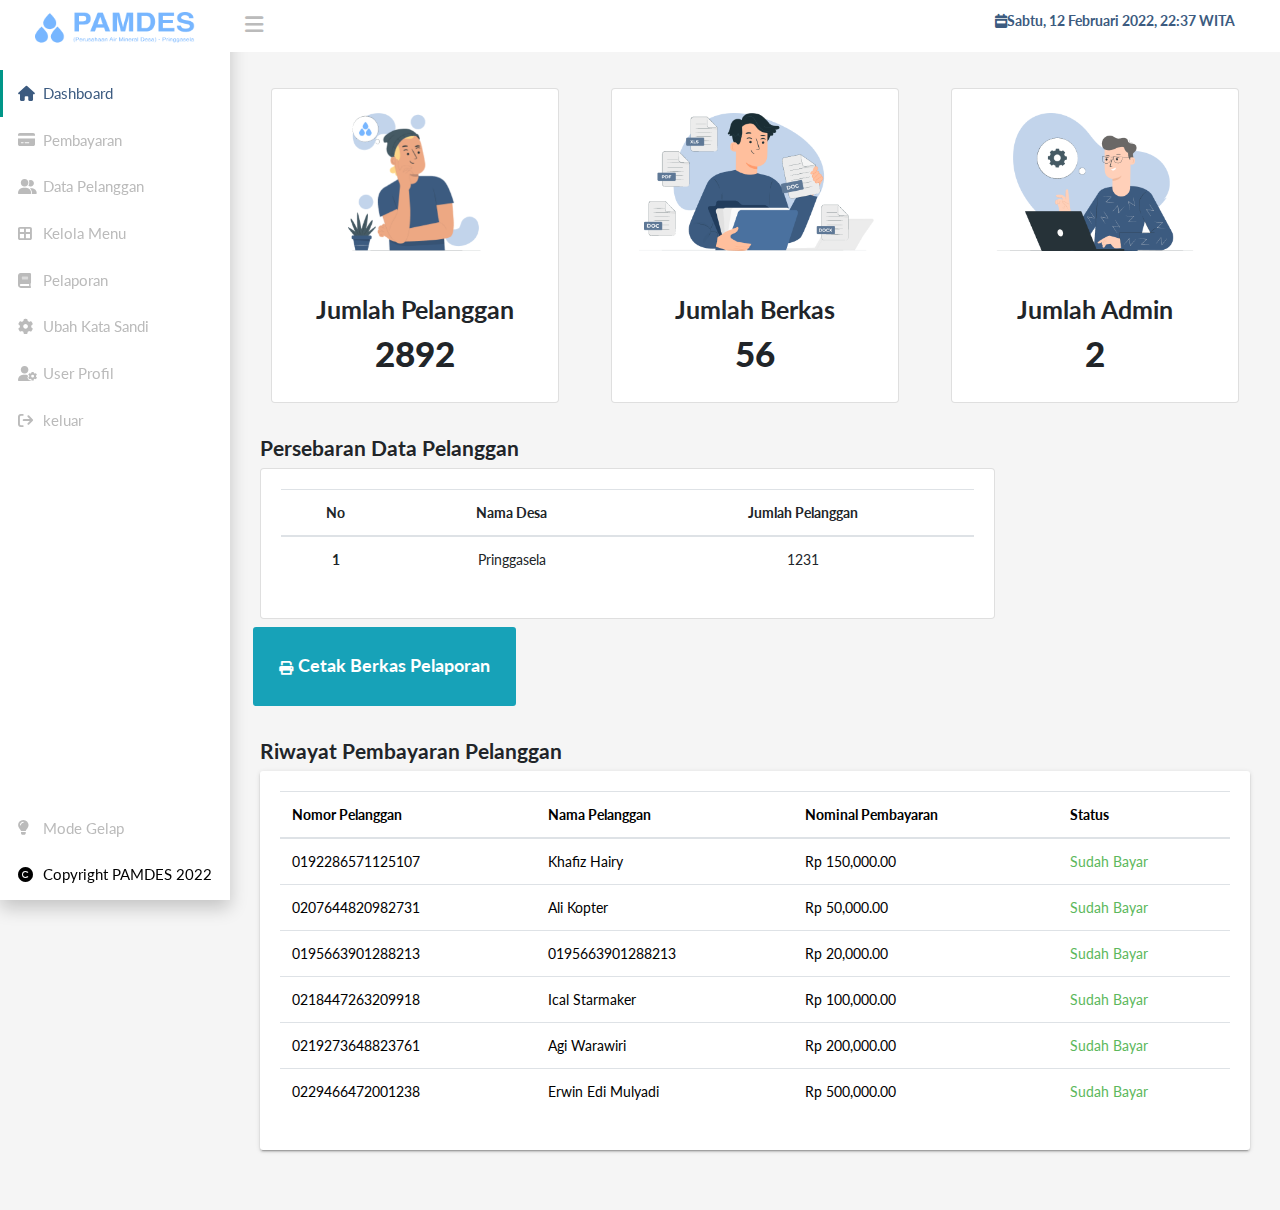
<file: index.html>
<!DOCTYPE html>
<html lang="en">

<head>
    <title>Dashboard - Pamdes</title>
    <meta charset="utf-8" />
    <meta http-equiv="X-UA-Compatible" content="IE=edge" />
    <meta name="viewport" content="width=device-width, initial-scale=1" />
    <link rel="icon" type="image/x-icon" href="images/favicon.ico">
    <!-- Main CSS-->
    <link rel="stylesheet" type="text/css" href="css/main.css" />
    <!-- Font-icon css-->
    <link rel="stylesheet" type="text/css"
        href="https://cdnjs.cloudflare.com/ajax/libs/font-awesome/6.0.0/css/all.min.css" />
</head>

<body class="app sidebar-mini">
    <!-- Navbar-->
    <header class="app-header">
        <a class="app-header__logo" href="index.html">
            <img class="mb-1 pb-1 app-logo" src="images/Logo.png" alt="" />
        </a>
        <!-- Sidebar toggle button--><a class="app-sidebar__toggle" href="#" data-toggle="sidebar"
            aria-label="Hide Sidebar"></a>
        <!-- Navbar Right Menu-->
        <ul class="app-nav">
            <li>
                <a class="app-search" style="color: var(--point)" href="#" data-toggle="dropdown"
                    aria-label="Open Profile Menu">
                    <center>
                        <i class="fa-solid fa-calendar-week"></i>
                    </center>
                    <b>Sabtu, 12 Februari 2022, 22:37 WITA</b>
                </a>
            </li>
        </ul>
    </header>
    <!-- Sidebar menu-->
    <div class="app-sidebar__overlay" data-toggle="sidebar"></div>
    <aside class="app-sidebar">
        <ul class="app-menu">
            <li>
                <a class="app-menu__item active" href="index.html"><i class="app-menu__icon fa-solid fa-house"></i><span
                        class="app-menu__label">Dashboard</span></a>
            </li>
            <li>
                <a class="app-menu__item" href="Pembayaran.html"><i
                        class="app-menu__icon fa-solid fa-credit-card"></i><span
                        class="app-menu__label">Pembayaran</span></a>
            </li>
            <li>
                <a class="app-menu__item" href="data-pelanggan.html"><i
                        class="app-menu__icon fa-solid fa-user-group"></i><span class="app-menu__label">Data
                        Pelanggan</span></a>
            </li>
            <li>
                <a class="app-menu__item" href="kelola_menu.html"><i
                        class="app-menu__icon fa-solid fa-border-all"></i><span class="app-menu__label">Kelola
                        Menu</span></a>
            </li>
            <li>
                <a class="app-menu__item" href="pelaporan.html"><i class="app-menu__icon fa-solid fa-book"></i><span
                        class="app-menu__label">Pelaporan</span></a>
            </li>
            <li>
                <a class="app-menu__item" href="ubah-kata-sandi.html"><i
                        class="app-menu__icon fa-solid fa-gear"></i><span class="app-menu__label">Ubah Kata
                        Sandi</span></a>
            </li>
            <li>
                <a class="app-menu__item" href="profile.html"><i class="app-menu__icon fa-solid fa-user-gear"></i><span
                        class="app-menu__label">User
                        Profil</span></a>
            </li>
            <li>
                <a class="app-menu__item" href="login.html"><i
                        class="app-menu__icon fa-solid fa-arrow-right-from-bracket"></i><span
                        class="app-menu__label">keluar</span></a>
            </li>
        </ul>
        <ul class="app-menu marbo">
            <li>
                <a onclick="myFunction()" class="app-menu__item" href="#"><i
                        class="app-menu__icon fa-solid fa-lightbulb"></i><span class="app-menu__label">Mode Gelap</span>
                </a>
            </li>
            <li>
                <span class="app-menu__item" href="#"><i
                        class="app-menu__icon fa-solid fa-copyright copyright"></i><span
                        class="app-menu__label copyright">Copyright PAMDES 2022</span></span>
            </li>
        </ul>
    </aside>
    <main class="app-content">
        <div class="row">
            <div class="col-md-6 col-lg-4">
                <center class="m-2">
                    <div class="card" style="width: 18rem">
                        <div class="m-4">
                            <img src="images/ilus1.png" width="100%" class="card-img-top" alt="..." />
                        </div>
                        <div class="card-body">
                            <center>
                                <h3>Jumlah Pelanggan</h3>
                                <h1><b>2892</b></h1>
                            </center>
                        </div>
                    </div>
                </center>
            </div>
            <div class="col-md-6 col-lg-4">
                <center class="m-2">
                    <div class="card" style="width: 18rem">
                        <div class="m-4">
                            <img src="images/ilus2.png" width="100%" class="card-img-top" alt="..." />
                        </div>
                        <div class="card-body">
                            <center>
                                <h3>Jumlah Berkas</h3>
                                <h1><b>56</b></h1>
                            </center>
                        </div>
                    </div>
                </center>
            </div>
            <div class="col-md-6 col-lg-4">
                <center class="m-2">
                    <div class="card" style="width: 18rem">
                        <div class="m-4">
                            <img src="images/ilus3.png" width="100%" class="card-img-top" alt="..." />
                        </div>
                        <div class="card-body">
                            <center>
                                <h3>Jumlah Admin</h3>
                                <h1><b>2</b></h1>
                            </center>
                        </div>
                    </div>
                </center>
            </div>
        </div>
        <!-- table -->
        <div class="row mb-4 mt-4">
            <div class="col-lg-12">
                <div class="d-flex">
                    <h4>Persebaran Data Pelanggan</h4>
                </div>
            </div>
            <div class="col-md-9">
                <div class="card">
                    <div class="card-body">
                        <table class="table text-center">
                            <thead>
                                <tr>
                                    <th scope="col">No</th>
                                    <th scope="col">Nama Desa</th>
                                    <th scope="col">Jumlah Pelanggan</th>
                                </tr>
                            </thead>
                            <tbody>
                                <tr>
                                    <th scope="row">1</th>
                                    <td>Pringgasela</td>
                                    <td>1231</td>
                                </tr>
                            </tbody>
                        </table>
                    </div>
                </div>
            </div>
            <div class="row mt-auto mb-auto">
                <div class="col">
                    <a href="#" class="btn btn-info btn-lg m-2 p-4"><i class="fa fa-print" aria-hidden="true"></i>Cetak
                        Berkas
                        Pelaporan</a>
                </div>
            </div>
        </div>
        <!-- end table -->
        <!-- <div class="row mb-4 mt-2">
            <div class="col">
                <a href="#" class="btn btn-info btn-lg m-2 p-4"><i class="fa fa-print" aria-hidden="true"></i>Cetak
                    Berkas
                    Pelaporan</a>
            </div>
        </div> -->
        <div class="row">
            <div class="col-lg-12">
                <div class="d-flex">
                    <h4>Riwayat Pembayaran Pelanggan</h4>
                </div>
            </div>
            <div class="col-md-12">
                <div class="tile">
                    <div class="table-responsive">
                        <table class="table" style="color: var(--copy)">
                            <thead>
                                <tr>
                                    <th>Nomor Pelanggan</th>
                                    <th>Nama Pelanggan</th>
                                    <th>Nominal Pembayaran</th>
                                    <th>Status</th>
                                </tr>
                            </thead>
                            <tbody>
                                <tr>
                                    <td>0192286571125107</td>
                                    <td>Khafiz Hairy</td>
                                    <td>Rp 150,000.00</td>
                                    <td class="green">Sudah Bayar</td>
                                </tr>
                                <tr>
                                    <td>0207644820982731</td>
                                    <td>Ali Kopter</td>
                                    <td>Rp 50,000.00</td>
                                    <td class="green">Sudah Bayar</td>
                                </tr>
                                <tr>
                                    <td>0195663901288213</td>
                                    <td>0195663901288213</td>
                                    <td>Rp 20,000.00</td>
                                    <td class="green">Sudah Bayar</td>
                                </tr>
                                <tr>
                                    <td>0218447263209918</td>
                                    <td>Ical Starmaker</td>
                                    <td>Rp 100,000.00</td>
                                    <td class="green">Sudah Bayar</td>
                                </tr>
                                <tr>
                                    <td>0219273648823761</td>
                                    <td>Agi Warawiri</td>
                                    <td>Rp 200,000.00</td>
                                    <td class="green">Sudah Bayar</td>
                                </tr>
                                <tr>
                                    <td>0229466472001238</td>
                                    <td>Erwin Edi Mulyadi</td>
                                    <td>Rp 500,000.00</td>
                                    <td class="green">Sudah Bayar</td>
                                </tr>
                            </tbody>
                        </table>
                    </div>
                </div>
            </div>
        </div>
    </main>
    <!-- Essential javascripts for application to work-->
    <script src="js/jquery-3.3.1.min.js"></script>
    <script src="js/popper.min.js"></script>
    <script src="js/bootstrap.min.js"></script>
    <script src="js/main.js"></script>
</body>

</html>
</file>
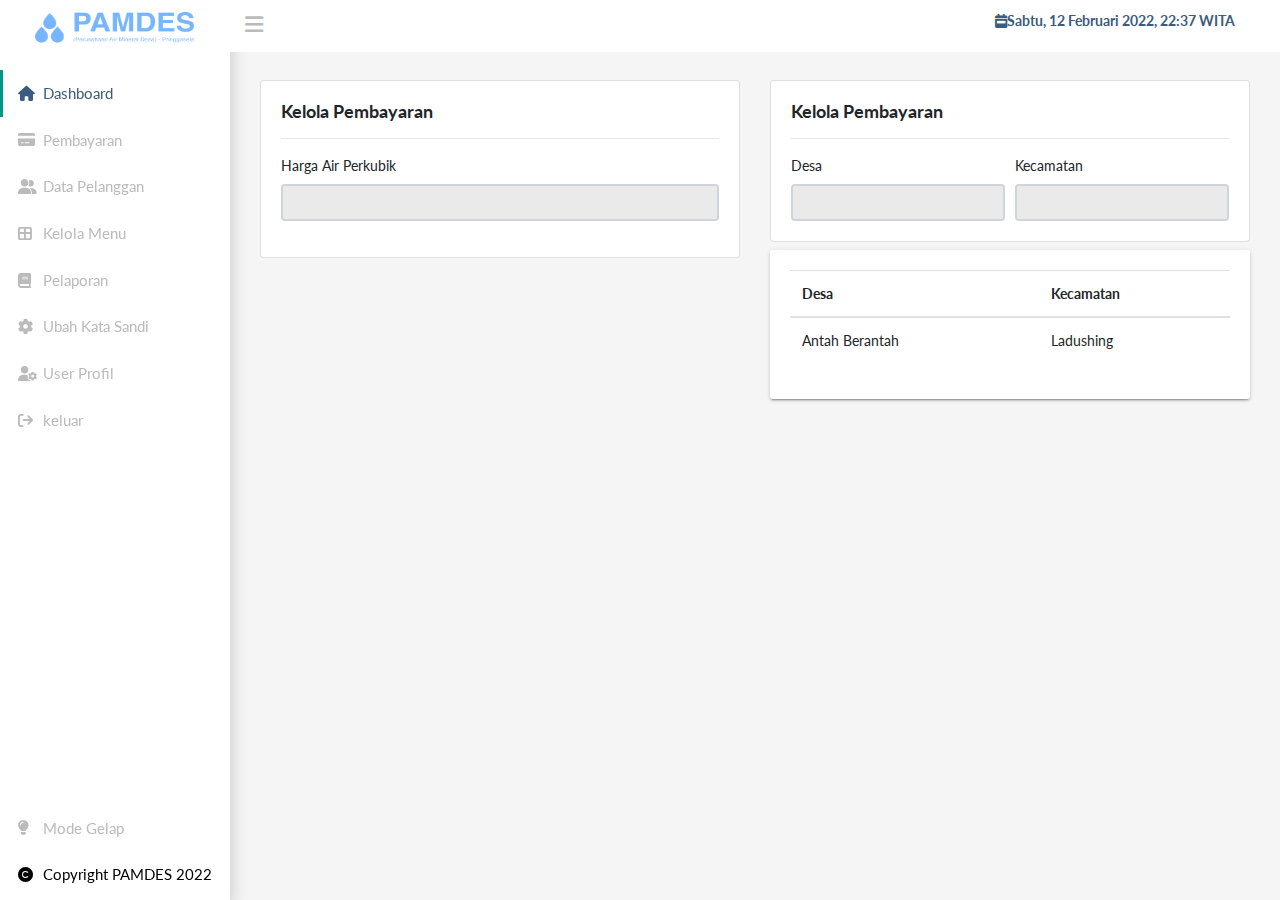
<file: kelola_menu.html>
<!DOCTYPE html>
<html lang="en">

<head>
    <title>Dashboard - Pamdes</title>
    <meta charset="utf-8" />
    <meta http-equiv="X-UA-Compatible" content="IE=edge" />
    <meta name="viewport" content="width=device-width, initial-scale=1" />
    <link rel="icon" type="image/x-icon" href="images/favicon.ico">
    <!-- Main CSS-->
    <link rel="stylesheet" type="text/css" href="css/main.css" />
    <!-- Font-icon css-->
    <link rel="stylesheet" type="text/css"
        href="https://cdnjs.cloudflare.com/ajax/libs/font-awesome/6.0.0/css/all.min.css" />
</head>

<body class="app sidebar-mini">
    <!-- Navbar-->
    <header class="app-header">
        <a class="app-header__logo" href="index.html">
            <img class="mb-1 pb-1 app-logo" src="images/Logo.png" alt="" />
        </a>
        <!-- Sidebar toggle button--><a class="app-sidebar__toggle" href="#" data-toggle="sidebar"
            aria-label="Hide Sidebar"></a>
        <!-- Navbar Right Menu-->
        <ul class="app-nav">
            <li>
                <a class="app-search" style="color: var(--point)" href="#" data-toggle="dropdown"
                    aria-label="Open Profile Menu">
                    <center>
                        <i class="fa-solid fa-calendar-week"></i>
                    </center>
                    <b>Sabtu, 12 Februari 2022, 22:37 WITA</b>
                </a>
            </li>
        </ul>
    </header>
    <!-- Sidebar menu-->
    <div class="app-sidebar__overlay" data-toggle="sidebar"></div>
    <aside class="app-sidebar">
        <ul class="app-menu">
            <li>
                <a class="app-menu__item active" href="index.html"><i class="app-menu__icon fa-solid fa-house"></i><span
                        class="app-menu__label">Dashboard</span></a>
            </li>
            <li>
                <a class="app-menu__item" href="Pembayaran.html"><i
                        class="app-menu__icon fa-solid fa-credit-card"></i><span
                        class="app-menu__label">Pembayaran</span></a>
            </li>
            <li>
                <a class="app-menu__item" href="data-pelanggan.html"><i
                        class="app-menu__icon fa-solid fa-user-group"></i><span class="app-menu__label">Data
                        Pelanggan</span></a>
            </li>
            <li>
                <a class="app-menu__item" href="kelola_menu.html"><i
                        class="app-menu__icon fa-solid fa-border-all"></i><span class="app-menu__label">Kelola
                        Menu</span></a>
            </li>
            <li>
                <a class="app-menu__item" href="pelaporan.html"><i class="app-menu__icon fa-solid fa-book"></i><span
                        class="app-menu__label">Pelaporan</span></a>
            </li>
            <li>
                <a class="app-menu__item" href="ubah-kata-sandi.html"><i
                        class="app-menu__icon fa-solid fa-gear"></i><span class="app-menu__label">Ubah Kata
                        Sandi</span></a>
            </li>
            <li>
                <a class="app-menu__item" href="profile.html"><i class="app-menu__icon fa-solid fa-user-gear"></i><span
                        class="app-menu__label">User
                        Profil</span></a>
            </li>
            <li>
                <a class="app-menu__item" href="login.html"><i
                        class="app-menu__icon fa-solid fa-arrow-right-from-bracket"></i><span
                        class="app-menu__label">keluar</span></a>
            </li>
        </ul>
        <ul class="app-menu marbo">
            <li>
                <a onclick="myFunction()" class="app-menu__item" href="#"><i
                        class="app-menu__icon fa-solid fa-lightbulb"></i><span class="app-menu__label">Mode Gelap</span>
                </a>
            </li>
            <li>
                <span class="app-menu__item" href="#"><i
                        class="app-menu__icon fa-solid fa-copyright copyright"></i><span
                        class="app-menu__label copyright">Copyright PAMDES 2022</span></span>
            </li>
        </ul>
    </aside>
    <main class="app-content">
        <div class="row">
            <div class="col-md-6">
                <div class="card">
                    <div class="card-body">
                        <h5>Kelola Pembayaran</h5>
                        <hr>
                        <form>
                            <div class="form-group">
                                <label>Harga Air Perkubik</label>
                                <input type="text" class="form-control">
                            </div>
                            <!-- <div class="form-row">
                                <div class="col">
                                    <label>Desa</label>
                                    <input type="text" class="form-control">
                                </div>
                                <div class="col">
                                    <label>Kecamatan</label>
                                    <input type="text" class="form-control">
                                </div>
                            </div> -->
                        </form>
                    </div>
                </div>

            </div>
            <div class="col-md-6">
                <div class="card">
                    <div class="card-body">
                        <h5>Kelola Pembayaran</h5>
                        <hr>
                        <form>
                            <!-- <div class="form-group">
                                <label>Harga Air Perkubik</label>
                                <input type="text" class="form-control">
                            </div> -->
                            <div class="form-row">
                                <div class="col">
                                    <label>Desa</label>
                                    <input type="text" class="form-control">
                                </div>
                                <div class="col">
                                    <label>Kecamatan</label>
                                    <input type="text" class="form-control">
                                </div>
                            </div>
                        </form>
                    </div>
                </div>
                <div class="tile mt-2">
                    <div class="table-responsive">
                        <table class="table">
                            <thead>
                                <tr>
                                    <th>Desa</th>
                                    <th>Kecamatan</th>
                                </tr>
                            </thead>
                            <tbody>
                                <tr>
                                    <td>Antah Berantah</td>
                                    <td>Ladushing</td>
                                </tr>
                            </tbody>
                        </table>
                    </div>
                </div>
            </div>
        </div>
    </main>
    <!-- Essential javascripts for application to work-->
    <script src="js/jquery-3.3.1.min.js"></script>
    <script src="js/popper.min.js"></script>
    <script src="js/bootstrap.min.js"></script>
    <script src="js/main.js"></script>
</body>

</html>
</file>
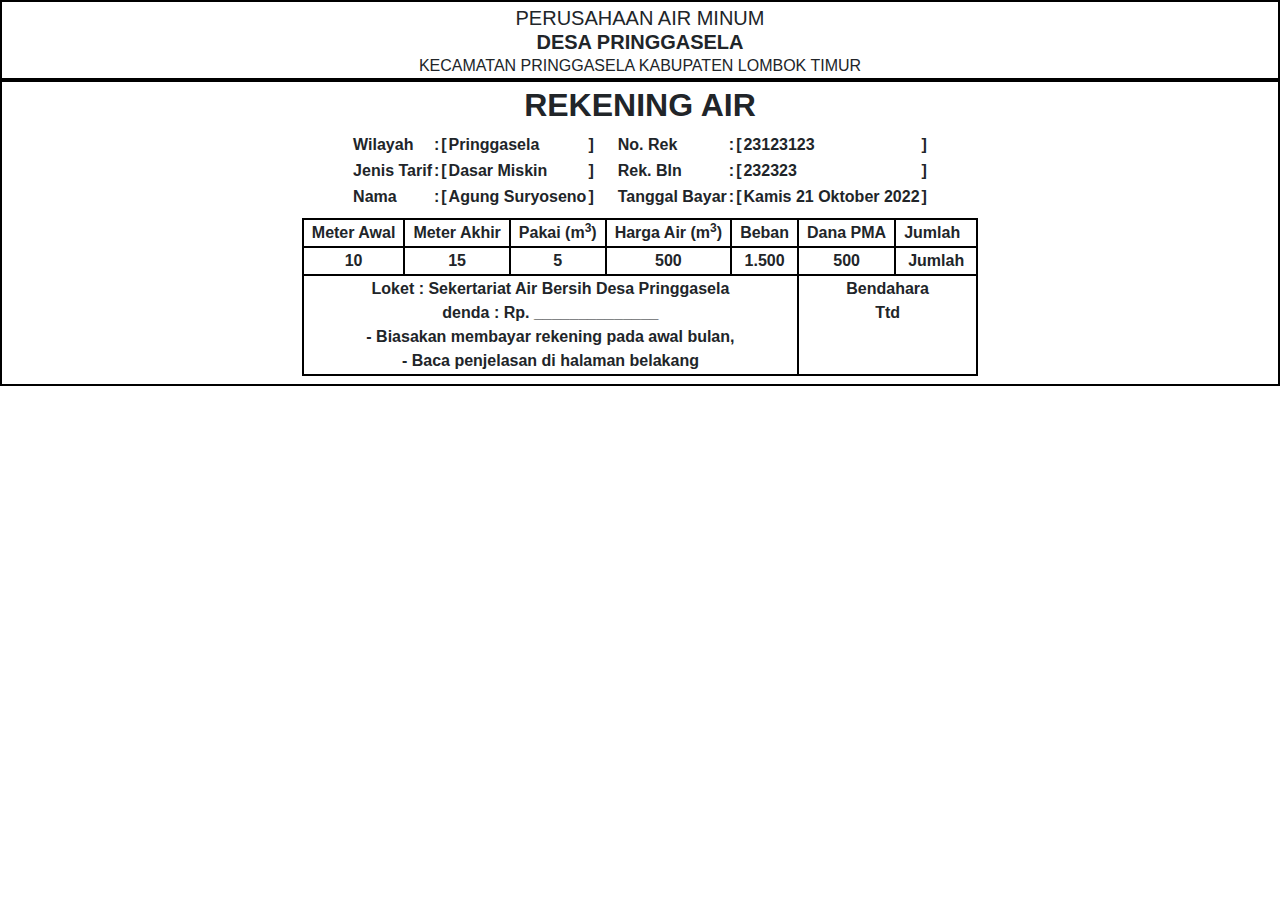
<file: new_struck.html>
<!DOCTYPE html>
<html lang="en">

<head>
    <meta charset="UTF-8">
    <meta http-equiv="X-UA-Compatible" content="IE=edge">
    <meta name="viewport" content="width=device-width, initial-scale=1.0">

    <!-- css -->
    <style>
        /*!
 * Bootstrap v4.6.1 (https://getbootstrap.com/)
 * Copyright 2011-2021 The Bootstrap Authors
 * Copyright 2011-2021 Twitter, Inc.
 * Licensed under MIT (https://github.com/twbs/bootstrap/blob/main/LICENSE)
 */
        :root {
            --blue: #007bff;
            --indigo: #6610f2;
            --purple: #6f42c1;
            --pink: #e83e8c;
            --red: #dc3545;
            --orange: #fd7e14;
            --yellow: #ffc107;
            --green: #28a745;
            --teal: #20c997;
            --cyan: #17a2b8;
            --white: #fff;
            --gray: #6c757d;
            --gray-dark: #343a40;
            --primary: #007bff;
            --secondary: #6c757d;
            --success: #28a745;
            --info: #17a2b8;
            --warning: #ffc107;
            --danger: #dc3545;
            --light: #f8f9fa;
            --dark: #343a40;
            --breakpoint-xs: 0;
            --breakpoint-sm: 576px;
            --breakpoint-md: 768px;
            --breakpoint-lg: 992px;
            --breakpoint-xl: 1200px;
            --font-family-sans-serif: -apple-system, BlinkMacSystemFont, "Segoe UI", Roboto, "Helvetica Neue", Arial, "Noto Sans", "Liberation Sans", sans-serif, "Apple Color Emoji", "Segoe UI Emoji", "Segoe UI Symbol", "Noto Color Emoji";
            --font-family-monospace: SFMono-Regular, Menlo, Monaco, Consolas, "Liberation Mono", "Courier New", monospace
        }

        *,
        ::after,
        ::before {
            box-sizing: border-box
        }

        html {
            font-family: sans-serif;
            line-height: 1.15;
            -webkit-text-size-adjust: 100%;
            -webkit-tap-highlight-color: transparent
        }

        article,
        aside,
        figcaption,
        figure,
        footer,
        header,
        hgroup,
        main,
        nav,
        section {
            display: block
        }

        body {
            margin: 0;
            font-family: -apple-system, BlinkMacSystemFont, "Segoe UI", Roboto, "Helvetica Neue", Arial, "Noto Sans", "Liberation Sans", sans-serif, "Apple Color Emoji", "Segoe UI Emoji", "Segoe UI Symbol", "Noto Color Emoji";
            font-size: 1rem;
            font-weight: 400;
            line-height: 1.5;
            color: #212529;
            text-align: left;
            background-color: #fff
        }

        [tabindex="-1"]:focus:not(:focus-visible) {
            outline: 0 !important
        }

        hr {
            box-sizing: content-box;
            height: 0;
            overflow: visible
        }

        h1,
        h2,
        h3,
        h4,
        h5,
        h6 {
            margin-top: 0;
            margin-bottom: .5rem
        }

        p {
            margin-top: 0;
            margin-bottom: 1rem
        }

        abbr[data-original-title],
        abbr[title] {
            text-decoration: underline;
            -webkit-text-decoration: underline dotted;
            text-decoration: underline dotted;
            cursor: help;
            border-bottom: 0;
            -webkit-text-decoration-skip-ink: none;
            text-decoration-skip-ink: none
        }

        address {
            margin-bottom: 1rem;
            font-style: normal;
            line-height: inherit
        }

        dl,
        ol,
        ul {
            margin-top: 0;
            margin-bottom: 1rem
        }

        ol ol,
        ol ul,
        ul ol,
        ul ul {
            margin-bottom: 0
        }

        dt {
            font-weight: 700
        }

        dd {
            margin-bottom: .5rem;
            margin-left: 0
        }

        blockquote {
            margin: 0 0 1rem
        }

        b,
        strong {
            font-weight: bolder
        }

        small {
            font-size: 80%
        }

        sub,
        sup {
            position: relative;
            font-size: 75%;
            line-height: 0;
            vertical-align: baseline
        }

        sub {
            bottom: -.25em
        }

        sup {
            top: -.5em
        }

        a {
            color: #007bff;
            text-decoration: none;
            background-color: transparent
        }

        a:hover {
            color: #0056b3;
            text-decoration: underline
        }

        a:not([href]):not([class]) {
            color: inherit;
            text-decoration: none
        }

        a:not([href]):not([class]):hover {
            color: inherit;
            text-decoration: none
        }

        code,
        kbd,
        pre,
        samp {
            font-family: SFMono-Regular, Menlo, Monaco, Consolas, "Liberation Mono", "Courier New", monospace;
            font-size: 1em
        }

        pre {
            margin-top: 0;
            margin-bottom: 1rem;
            overflow: auto;
            -ms-overflow-style: scrollbar
        }

        figure {
            margin: 0 0 1rem
        }

        img {
            vertical-align: middle;
            border-style: none
        }

        svg {
            overflow: hidden;
            vertical-align: middle
        }

        table {
            border-collapse: collapse
        }

        caption {
            padding-top: .75rem;
            padding-bottom: .75rem;
            color: #6c757d;
            text-align: left;
            caption-side: bottom
        }

        th {
            text-align: inherit;
            text-align: -webkit-match-parent
        }

        label {
            display: inline-block;
            margin-bottom: .5rem
        }

        button {
            border-radius: 0
        }

        button:focus:not(:focus-visible) {
            outline: 0
        }

        button,
        input,
        optgroup,
        select,
        textarea {
            margin: 0;
            font-family: inherit;
            font-size: inherit;
            line-height: inherit
        }

        button,
        input {
            overflow: visible
        }

        button,
        select {
            text-transform: none
        }

        [role=button] {
            cursor: pointer
        }

        select {
            word-wrap: normal
        }

        [type=button],
        [type=reset],
        [type=submit],
        button {
            -webkit-appearance: button
        }

        [type=button]:not(:disabled),
        [type=reset]:not(:disabled),
        [type=submit]:not(:disabled),
        button:not(:disabled) {
            cursor: pointer
        }

        [type=button]::-moz-focus-inner,
        [type=reset]::-moz-focus-inner,
        [type=submit]::-moz-focus-inner,
        button::-moz-focus-inner {
            padding: 0;
            border-style: none
        }

        input[type=checkbox],
        input[type=radio] {
            box-sizing: border-box;
            padding: 0
        }

        textarea {
            overflow: auto;
            resize: vertical
        }

        fieldset {
            min-width: 0;
            padding: 0;
            margin: 0;
            border: 0
        }

        legend {
            display: block;
            width: 100%;
            max-width: 100%;
            padding: 0;
            margin-bottom: .5rem;
            font-size: 1.5rem;
            line-height: inherit;
            color: inherit;
            white-space: normal
        }

        progress {
            vertical-align: baseline
        }

        [type=number]::-webkit-inner-spin-button,
        [type=number]::-webkit-outer-spin-button {
            height: auto
        }

        [type=search] {
            outline-offset: -2px;
            -webkit-appearance: none
        }

        [type=search]::-webkit-search-decoration {
            -webkit-appearance: none
        }

        ::-webkit-file-upload-button {
            font: inherit;
            -webkit-appearance: button
        }

        output {
            display: inline-block
        }

        summary {
            display: list-item;
            cursor: pointer
        }

        template {
            display: none
        }

        [hidden] {
            display: none !important
        }

        .h1,
        .h2,
        .h3,
        .h4,
        .h5,
        .h6,
        h1,
        h2,
        h3,
        h4,
        h5,
        h6 {
            margin-bottom: .5rem;
            font-weight: 500;
            line-height: 1.2
        }

        .h1,
        h1 {
            font-size: 2.5rem
        }

        .h2,
        h2 {
            font-size: 2rem
        }

        .h3,
        h3 {
            font-size: 1.75rem
        }

        .h4,
        h4 {
            font-size: 1.5rem
        }

        .h5,
        h5 {
            font-size: 1.25rem
        }

        .h6,
        h6 {
            font-size: 1rem
        }

        .lead {
            font-size: 1.25rem;
            font-weight: 300
        }

        .display-1 {
            font-size: 6rem;
            font-weight: 300;
            line-height: 1.2
        }

        .display-2 {
            font-size: 5.5rem;
            font-weight: 300;
            line-height: 1.2
        }

        .display-3 {
            font-size: 4.5rem;
            font-weight: 300;
            line-height: 1.2
        }

        .display-4 {
            font-size: 3.5rem;
            font-weight: 300;
            line-height: 1.2
        }

        hr {
            margin-top: 1rem;
            margin-bottom: 1rem;
            border: 0;
            border-top: 1px solid rgba(0, 0, 0, .1)
        }

        .small,
        small {
            font-size: 80%;
            font-weight: 400
        }

        .mark,
        mark {
            padding: .2em;
            background-color: #fcf8e3
        }

        .list-unstyled {
            padding-left: 0;
            list-style: none
        }

        .list-inline {
            padding-left: 0;
            list-style: none
        }

        .list-inline-item {
            display: inline-block
        }

        .list-inline-item:not(:last-child) {
            margin-right: .5rem
        }

        .initialism {
            font-size: 90%;
            text-transform: uppercase
        }

        .blockquote {
            margin-bottom: 1rem;
            font-size: 1.25rem
        }

        .blockquote-footer {
            display: block;
            font-size: 80%;
            color: #6c757d
        }

        .blockquote-footer::before {
            content: "\2014\00A0"
        }

        .img-fluid {
            max-width: 100%;
            height: auto
        }

        .img-thumbnail {
            padding: .25rem;
            background-color: #fff;
            border: 1px solid #dee2e6;
            border-radius: .25rem;
            max-width: 100%;
            height: auto
        }

        .figure {
            display: inline-block
        }

        .figure-img {
            margin-bottom: .5rem;
            line-height: 1
        }

        .figure-caption {
            font-size: 90%;
            color: #6c757d
        }

        code {
            font-size: 87.5%;
            color: #e83e8c;
            word-wrap: break-word
        }

        a>code {
            color: inherit
        }

        kbd {
            padding: .2rem .4rem;
            font-size: 87.5%;
            color: #fff;
            background-color: #212529;
            border-radius: .2rem
        }

        kbd kbd {
            padding: 0;
            font-size: 100%;
            font-weight: 700
        }

        pre {
            display: block;
            font-size: 87.5%;
            color: #212529
        }

        pre code {
            font-size: inherit;
            color: inherit;
            word-break: normal
        }

        .pre-scrollable {
            max-height: 340px;
            overflow-y: scroll
        }

        .container,
        .container-fluid,
        .container-lg,
        .container-md,
        .container-sm,
        .container-xl {
            width: 100%;
            padding-right: 15px;
            padding-left: 15px;
            margin-right: auto;
            margin-left: auto
        }

        .container-fluid-id {
            width: 100%;
            padding-right: 50px;
            padding-left: 50px;
            margin-top: auto;
            margin-bottom: auto;
            margin-right: auto;
            margin-left: auto
        }

        @media (min-width:576px) {

            .container,
            .container-sm {
                max-width: 540px
            }
        }

        @media (min-width:768px) {

            .container,
            .container-md,
            .container-sm {
                max-width: 720px
            }
        }

        @media (min-width:992px) {

            .container,
            .container-lg,
            .container-md,
            .container-sm {
                max-width: 960px
            }
        }

        @media (min-width:1200px) {

            .container,
            .container-lg,
            .container-md,
            .container-sm,
            .container-xl {
                max-width: 1140px
            }
        }

        .row {
            display: -ms-flexbox;
            display: flex;
            -ms-flex-wrap: wrap;
            flex-wrap: wrap;
            margin-right: -15px;
            margin-left: -15px
        }

        .no-gutters {
            margin-right: 0;
            margin-left: 0
        }

        .no-gutters>.col,
        .no-gutters>[class*=col-] {
            padding-right: 0;
            padding-left: 0
        }

        .col,
        .col-1,
        .col-10,
        .col-11,
        .col-12,
        .col-2,
        .col-3,
        .col-4,
        .col-5,
        .col-6,
        .col-7,
        .col-8,
        .col-9,
        .col-auto,
        .col-lg,
        .col-lg-1,
        .col-lg-10,
        .col-lg-11,
        .col-lg-12,
        .col-lg-2,
        .col-lg-3,
        .col-lg-4,
        .col-lg-5,
        .col-lg-6,
        .col-lg-7,
        .col-lg-8,
        .col-lg-9,
        .col-lg-auto,
        .col-md,
        .col-md-1,
        .col-md-10,
        .col-md-11,
        .col-md-12,
        .col-md-2,
        .col-md-3,
        .col-md-4,
        .col-md-5,
        .col-md-6,
        .col-md-7,
        .col-md-8,
        .col-md-9,
        .col-md-auto,
        .col-sm,
        .col-sm-1,
        .col-sm-10,
        .col-sm-11,
        .col-sm-12,
        .col-sm-2,
        .col-sm-3,
        .col-sm-4,
        .col-sm-5,
        .col-sm-6,
        .col-sm-7,
        .col-sm-8,
        .col-sm-9,
        .col-sm-auto,
        .col-xl,
        .col-xl-1,
        .col-xl-10,
        .col-xl-11,
        .col-xl-12,
        .col-xl-2,
        .col-xl-3,
        .col-xl-4,
        .col-xl-5,
        .col-xl-6,
        .col-xl-7,
        .col-xl-8,
        .col-xl-9,
        .col-xl-auto {
            position: relative;
            width: 100%;
            padding-right: 15px;
            padding-left: 15px
        }

        .col-lg-6-1,
        .col-lg-3-1 {
            position: relative;
            width: 100%;
            /* padding-right: 15px;
    padding-left: 15px */
        }

        .col {
            -ms-flex-preferred-size: 0;
            flex-basis: 0;
            -ms-flex-positive: 1;
            flex-grow: 1;
            max-width: 100%
        }

        .row-cols-1>* {
            -ms-flex: 0 0 100%;
            flex: 0 0 100%;
            max-width: 100%
        }

        .row-cols-2>* {
            -ms-flex: 0 0 50%;
            flex: 0 0 50%;
            max-width: 50%
        }

        .row-cols-3>* {
            -ms-flex: 0 0 33.333333%;
            flex: 0 0 33.333333%;
            max-width: 33.333333%
        }

        .row-cols-4>* {
            -ms-flex: 0 0 25%;
            flex: 0 0 25%;
            max-width: 25%
        }

        .row-cols-5>* {
            -ms-flex: 0 0 20%;
            flex: 0 0 20%;
            max-width: 20%
        }

        .row-cols-6>* {
            -ms-flex: 0 0 16.666667%;
            flex: 0 0 16.666667%;
            max-width: 16.666667%
        }

        .col-auto {
            -ms-flex: 0 0 auto;
            flex: 0 0 auto;
            width: auto;
            max-width: 100%
        }

        .col-1 {
            -ms-flex: 0 0 8.333333%;
            flex: 0 0 8.333333%;
            max-width: 8.333333%
        }

        .col-2 {
            -ms-flex: 0 0 16.666667%;
            flex: 0 0 16.666667%;
            max-width: 16.666667%
        }

        .col-3 {
            -ms-flex: 0 0 25%;
            flex: 0 0 25%;
            max-width: 25%
        }

        .col-4 {
            -ms-flex: 0 0 33.333333%;
            flex: 0 0 33.333333%;
            max-width: 33.333333%
        }

        .col-5 {
            -ms-flex: 0 0 41.666667%;
            flex: 0 0 41.666667%;
            max-width: 41.666667%
        }

        .col-6 {
            -ms-flex: 0 0 50%;
            flex: 0 0 50%;
            max-width: 50%
        }

        .col-7 {
            -ms-flex: 0 0 58.333333%;
            flex: 0 0 58.333333%;
            max-width: 58.333333%
        }

        .col-8 {
            -ms-flex: 0 0 66.666667%;
            flex: 0 0 66.666667%;
            max-width: 66.666667%
        }

        .col-9 {
            -ms-flex: 0 0 75%;
            flex: 0 0 75%;
            max-width: 75%
        }

        .col-10 {
            -ms-flex: 0 0 83.333333%;
            flex: 0 0 83.333333%;
            max-width: 83.333333%
        }

        .col-11 {
            -ms-flex: 0 0 91.666667%;
            flex: 0 0 91.666667%;
            max-width: 91.666667%
        }

        .col-12 {
            -ms-flex: 0 0 100%;
            flex: 0 0 100%;
            max-width: 100%
        }

        .order-first {
            -ms-flex-order: -1;
            order: -1
        }

        .order-last {
            -ms-flex-order: 13;
            order: 13
        }

        .order-0 {
            -ms-flex-order: 0;
            order: 0
        }

        .order-1 {
            -ms-flex-order: 1;
            order: 1
        }

        .order-2 {
            -ms-flex-order: 2;
            order: 2
        }

        .order-3 {
            -ms-flex-order: 3;
            order: 3
        }

        .order-4 {
            -ms-flex-order: 4;
            order: 4
        }

        .order-5 {
            -ms-flex-order: 5;
            order: 5
        }

        .order-6 {
            -ms-flex-order: 6;
            order: 6
        }

        .order-7 {
            -ms-flex-order: 7;
            order: 7
        }

        .order-8 {
            -ms-flex-order: 8;
            order: 8
        }

        .order-9 {
            -ms-flex-order: 9;
            order: 9
        }

        .order-10 {
            -ms-flex-order: 10;
            order: 10
        }

        .order-11 {
            -ms-flex-order: 11;
            order: 11
        }

        .order-12 {
            -ms-flex-order: 12;
            order: 12
        }

        .offset-1 {
            margin-left: 8.333333%
        }

        .offset-2 {
            margin-left: 16.666667%
        }

        .offset-3 {
            margin-left: 25%
        }

        .offset-4 {
            margin-left: 33.333333%
        }

        .offset-5 {
            margin-left: 41.666667%
        }

        .offset-6 {
            margin-left: 50%
        }

        .offset-7 {
            margin-left: 58.333333%
        }

        .offset-8 {
            margin-left: 66.666667%
        }

        .offset-9 {
            margin-left: 75%
        }

        .offset-10 {
            margin-left: 83.333333%
        }

        .offset-11 {
            margin-left: 91.666667%
        }

        @media (min-width:576px) {
            .col-sm {
                -ms-flex-preferred-size: 0;
                flex-basis: 0;
                -ms-flex-positive: 1;
                flex-grow: 1;
                max-width: 100%
            }

            .row-cols-sm-1>* {
                -ms-flex: 0 0 100%;
                flex: 0 0 100%;
                max-width: 100%
            }

            .row-cols-sm-2>* {
                -ms-flex: 0 0 50%;
                flex: 0 0 50%;
                max-width: 50%
            }

            .row-cols-sm-3>* {
                -ms-flex: 0 0 33.333333%;
                flex: 0 0 33.333333%;
                max-width: 33.333333%
            }

            .row-cols-sm-4>* {
                -ms-flex: 0 0 25%;
                flex: 0 0 25%;
                max-width: 25%
            }

            .row-cols-sm-5>* {
                -ms-flex: 0 0 20%;
                flex: 0 0 20%;
                max-width: 20%
            }

            .row-cols-sm-6>* {
                -ms-flex: 0 0 16.666667%;
                flex: 0 0 16.666667%;
                max-width: 16.666667%
            }

            .col-sm-auto {
                -ms-flex: 0 0 auto;
                flex: 0 0 auto;
                width: auto;
                max-width: 100%
            }

            .col-sm-1 {
                -ms-flex: 0 0 8.333333%;
                flex: 0 0 8.333333%;
                max-width: 8.333333%
            }

            .col-sm-2 {
                -ms-flex: 0 0 16.666667%;
                flex: 0 0 16.666667%;
                max-width: 16.666667%
            }

            .col-sm-3 {
                -ms-flex: 0 0 25%;
                flex: 0 0 25%;
                max-width: 25%
            }

            .col-sm-4 {
                -ms-flex: 0 0 33.333333%;
                flex: 0 0 33.333333%;
                max-width: 33.333333%
            }

            .col-sm-5 {
                -ms-flex: 0 0 41.666667%;
                flex: 0 0 41.666667%;
                max-width: 41.666667%
            }

            .col-sm-6 {
                -ms-flex: 0 0 50%;
                flex: 0 0 50%;
                max-width: 50%
            }

            .col-sm-7 {
                -ms-flex: 0 0 58.333333%;
                flex: 0 0 58.333333%;
                max-width: 58.333333%
            }

            .col-sm-8 {
                -ms-flex: 0 0 66.666667%;
                flex: 0 0 66.666667%;
                max-width: 66.666667%
            }

            .col-sm-9 {
                -ms-flex: 0 0 75%;
                flex: 0 0 75%;
                max-width: 75%
            }

            .col-sm-10 {
                -ms-flex: 0 0 83.333333%;
                flex: 0 0 83.333333%;
                max-width: 83.333333%
            }

            .col-sm-11 {
                -ms-flex: 0 0 91.666667%;
                flex: 0 0 91.666667%;
                max-width: 91.666667%
            }

            .col-sm-12 {
                -ms-flex: 0 0 100%;
                flex: 0 0 100%;
                max-width: 100%
            }

            .order-sm-first {
                -ms-flex-order: -1;
                order: -1
            }

            .order-sm-last {
                -ms-flex-order: 13;
                order: 13
            }

            .order-sm-0 {
                -ms-flex-order: 0;
                order: 0
            }

            .order-sm-1 {
                -ms-flex-order: 1;
                order: 1
            }

            .order-sm-2 {
                -ms-flex-order: 2;
                order: 2
            }

            .order-sm-3 {
                -ms-flex-order: 3;
                order: 3
            }

            .order-sm-4 {
                -ms-flex-order: 4;
                order: 4
            }

            .order-sm-5 {
                -ms-flex-order: 5;
                order: 5
            }

            .order-sm-6 {
                -ms-flex-order: 6;
                order: 6
            }

            .order-sm-7 {
                -ms-flex-order: 7;
                order: 7
            }

            .order-sm-8 {
                -ms-flex-order: 8;
                order: 8
            }

            .order-sm-9 {
                -ms-flex-order: 9;
                order: 9
            }

            .order-sm-10 {
                -ms-flex-order: 10;
                order: 10
            }

            .order-sm-11 {
                -ms-flex-order: 11;
                order: 11
            }

            .order-sm-12 {
                -ms-flex-order: 12;
                order: 12
            }

            .offset-sm-0 {
                margin-left: 0
            }

            .offset-sm-1 {
                margin-left: 8.333333%
            }

            .offset-sm-2 {
                margin-left: 16.666667%
            }

            .offset-sm-3 {
                margin-left: 25%
            }

            .offset-sm-4 {
                margin-left: 33.333333%
            }

            .offset-sm-5 {
                margin-left: 41.666667%
            }

            .offset-sm-6 {
                margin-left: 50%
            }

            .offset-sm-7 {
                margin-left: 58.333333%
            }

            .offset-sm-8 {
                margin-left: 66.666667%
            }

            .offset-sm-9 {
                margin-left: 75%
            }

            .offset-sm-10 {
                margin-left: 83.333333%
            }

            .offset-sm-11 {
                margin-left: 91.666667%
            }
        }

        @media (min-width:768px) {
            .col-md {
                -ms-flex-preferred-size: 0;
                flex-basis: 0;
                -ms-flex-positive: 1;
                flex-grow: 1;
                max-width: 100%
            }

            .row-cols-md-1>* {
                -ms-flex: 0 0 100%;
                flex: 0 0 100%;
                max-width: 100%
            }

            .row-cols-md-2>* {
                -ms-flex: 0 0 50%;
                flex: 0 0 50%;
                max-width: 50%
            }

            .row-cols-md-3>* {
                -ms-flex: 0 0 33.333333%;
                flex: 0 0 33.333333%;
                max-width: 33.333333%
            }

            .row-cols-md-4>* {
                -ms-flex: 0 0 25%;
                flex: 0 0 25%;
                max-width: 25%
            }

            .row-cols-md-5>* {
                -ms-flex: 0 0 20%;
                flex: 0 0 20%;
                max-width: 20%
            }

            .row-cols-md-6>* {
                -ms-flex: 0 0 16.666667%;
                flex: 0 0 16.666667%;
                max-width: 16.666667%
            }

            .col-md-auto {
                -ms-flex: 0 0 auto;
                flex: 0 0 auto;
                width: auto;
                max-width: 100%
            }

            .col-md-1 {
                -ms-flex: 0 0 8.333333%;
                flex: 0 0 8.333333%;
                max-width: 8.333333%
            }

            .col-md-2 {
                -ms-flex: 0 0 16.666667%;
                flex: 0 0 16.666667%;
                max-width: 16.666667%
            }

            .col-md-3 {
                -ms-flex: 0 0 25%;
                flex: 0 0 25%;
                max-width: 25%
            }

            .col-md-4 {
                -ms-flex: 0 0 33.333333%;
                flex: 0 0 33.333333%;
                max-width: 33.333333%
            }

            .col-md-5 {
                -ms-flex: 0 0 41.666667%;
                flex: 0 0 41.666667%;
                max-width: 41.666667%
            }

            .col-md-6 {
                -ms-flex: 0 0 50%;
                flex: 0 0 50%;
                max-width: 50%
            }

            .col-md-7 {
                -ms-flex: 0 0 58.333333%;
                flex: 0 0 58.333333%;
                max-width: 58.333333%
            }

            .col-md-8 {
                -ms-flex: 0 0 66.666667%;
                flex: 0 0 66.666667%;
                max-width: 66.666667%
            }

            .col-md-9 {
                -ms-flex: 0 0 75%;
                flex: 0 0 75%;
                max-width: 75%
            }

            .col-md-10 {
                -ms-flex: 0 0 83.333333%;
                flex: 0 0 83.333333%;
                max-width: 83.333333%
            }

            .col-md-11 {
                -ms-flex: 0 0 91.666667%;
                flex: 0 0 91.666667%;
                max-width: 91.666667%
            }

            .col-md-12 {
                -ms-flex: 0 0 100%;
                flex: 0 0 100%;
                max-width: 100%
            }

            .order-md-first {
                -ms-flex-order: -1;
                order: -1
            }

            .order-md-last {
                -ms-flex-order: 13;
                order: 13
            }

            .order-md-0 {
                -ms-flex-order: 0;
                order: 0
            }

            .order-md-1 {
                -ms-flex-order: 1;
                order: 1
            }

            .order-md-2 {
                -ms-flex-order: 2;
                order: 2
            }

            .order-md-3 {
                -ms-flex-order: 3;
                order: 3
            }

            .order-md-4 {
                -ms-flex-order: 4;
                order: 4
            }

            .order-md-5 {
                -ms-flex-order: 5;
                order: 5
            }

            .order-md-6 {
                -ms-flex-order: 6;
                order: 6
            }

            .order-md-7 {
                -ms-flex-order: 7;
                order: 7
            }

            .order-md-8 {
                -ms-flex-order: 8;
                order: 8
            }

            .order-md-9 {
                -ms-flex-order: 9;
                order: 9
            }

            .order-md-10 {
                -ms-flex-order: 10;
                order: 10
            }

            .order-md-11 {
                -ms-flex-order: 11;
                order: 11
            }

            .order-md-12 {
                -ms-flex-order: 12;
                order: 12
            }

            .offset-md-0 {
                margin-left: 0
            }

            .offset-md-1 {
                margin-left: 8.333333%
            }

            .offset-md-2 {
                margin-left: 16.666667%
            }

            .offset-md-3 {
                margin-left: 25%
            }

            .offset-md-4 {
                margin-left: 33.333333%
            }

            .offset-md-5 {
                margin-left: 41.666667%
            }

            .offset-md-6 {
                margin-left: 50%
            }

            .offset-md-7 {
                margin-left: 58.333333%
            }

            .offset-md-8 {
                margin-left: 66.666667%
            }

            .offset-md-9 {
                margin-left: 75%
            }

            .offset-md-10 {
                margin-left: 83.333333%
            }

            .offset-md-11 {
                margin-left: 91.666667%
            }
        }

        @media (min-width:992px) {
            .col-lg {
                -ms-flex-preferred-size: 0;
                flex-basis: 0;
                -ms-flex-positive: 1;
                flex-grow: 1;
                max-width: 100%
            }

            .row-cols-lg-1>* {
                -ms-flex: 0 0 100%;
                flex: 0 0 100%;
                max-width: 100%
            }

            .row-cols-lg-2>* {
                -ms-flex: 0 0 50%;
                flex: 0 0 50%;
                max-width: 50%
            }

            .row-cols-lg-3>* {
                -ms-flex: 0 0 33.333333%;
                flex: 0 0 33.333333%;
                max-width: 33.333333%
            }

            .row-cols-lg-4>* {
                -ms-flex: 0 0 25%;
                flex: 0 0 25%;
                max-width: 25%
            }

            .row-cols-lg-5>* {
                -ms-flex: 0 0 20%;
                flex: 0 0 20%;
                max-width: 20%
            }

            .row-cols-lg-6>* {
                -ms-flex: 0 0 16.666667%;
                flex: 0 0 16.666667%;
                max-width: 16.666667%
            }

            .col-lg-auto {
                -ms-flex: 0 0 auto;
                flex: 0 0 auto;
                width: auto;
                max-width: 100%
            }

            .col-lg-1 {
                -ms-flex: 0 0 8.333333%;
                flex: 0 0 8.333333%;
                max-width: 8.333333%
            }

            .col-lg-2 {
                -ms-flex: 0 0 16.666667%;
                flex: 0 0 16.666667%;
                max-width: 16.666667%
            }

            .col-lg-3 {
                -ms-flex: 0 0 25%;
                flex: 0 0 25%;
                max-width: 25%
            }

            .col-lg-3-1 {
                -ms-flex: 0 0 25%;
                flex: 0 0 25%;
                max-width: 25%
            }

            .col-lg-4 {
                -ms-flex: 0 0 33.333333%;
                flex: 0 0 33.333333%;
                max-width: 33.333333%
            }

            .col-lg-5 {
                -ms-flex: 0 0 41.666667%;
                flex: 0 0 41.666667%;
                max-width: 41.666667%
            }

            .col-lg-6 {
                -ms-flex: 0 0 50%;
                flex: 0 0 50%;
                max-width: 50%
            }

            .col-lg-6-1 {
                -ms-flex: 0 0 50%;
                flex: 0 0 50%;
                max-width: 50%
            }

            .col-lg-7 {
                -ms-flex: 0 0 58.333333%;
                flex: 0 0 58.333333%;
                max-width: 58.333333%
            }

            .col-lg-8 {
                -ms-flex: 0 0 66.666667%;
                flex: 0 0 66.666667%;
                max-width: 66.666667%
            }

            .col-lg-9 {
                -ms-flex: 0 0 75%;
                flex: 0 0 75%;
                max-width: 75%
            }

            .col-lg-10 {
                -ms-flex: 0 0 83.333333%;
                flex: 0 0 83.333333%;
                max-width: 83.333333%
            }

            .col-lg-11 {
                -ms-flex: 0 0 91.666667%;
                flex: 0 0 91.666667%;
                max-width: 91.666667%
            }

            .col-lg-12 {
                -ms-flex: 0 0 100%;
                flex: 0 0 100%;
                max-width: 100%
            }

            .order-lg-first {
                -ms-flex-order: -1;
                order: -1
            }

            .order-lg-last {
                -ms-flex-order: 13;
                order: 13
            }

            .order-lg-0 {
                -ms-flex-order: 0;
                order: 0
            }

            .order-lg-1 {
                -ms-flex-order: 1;
                order: 1
            }

            .order-lg-2 {
                -ms-flex-order: 2;
                order: 2
            }

            .order-lg-3 {
                -ms-flex-order: 3;
                order: 3
            }

            .order-lg-4 {
                -ms-flex-order: 4;
                order: 4
            }

            .order-lg-5 {
                -ms-flex-order: 5;
                order: 5
            }

            .order-lg-6 {
                -ms-flex-order: 6;
                order: 6
            }

            .order-lg-7 {
                -ms-flex-order: 7;
                order: 7
            }

            .order-lg-8 {
                -ms-flex-order: 8;
                order: 8
            }

            .order-lg-9 {
                -ms-flex-order: 9;
                order: 9
            }

            .order-lg-10 {
                -ms-flex-order: 10;
                order: 10
            }

            .order-lg-11 {
                -ms-flex-order: 11;
                order: 11
            }

            .order-lg-12 {
                -ms-flex-order: 12;
                order: 12
            }

            .offset-lg-0 {
                margin-left: 0
            }

            .offset-lg-1 {
                margin-left: 8.333333%
            }

            .offset-lg-2 {
                margin-left: 16.666667%
            }

            .offset-lg-3 {
                margin-left: 25%
            }

            .offset-lg-4 {
                margin-left: 33.333333%
            }

            .offset-lg-5 {
                margin-left: 41.666667%
            }

            .offset-lg-6 {
                margin-left: 50%
            }

            .offset-lg-7 {
                margin-left: 58.333333%
            }

            .offset-lg-8 {
                margin-left: 66.666667%
            }

            .offset-lg-9 {
                margin-left: 75%
            }

            .offset-lg-10 {
                margin-left: 83.333333%
            }

            .offset-lg-11 {
                margin-left: 91.666667%
            }
        }

        @media (min-width:1200px) {
            .col-xl {
                -ms-flex-preferred-size: 0;
                flex-basis: 0;
                -ms-flex-positive: 1;
                flex-grow: 1;
                max-width: 100%
            }

            .row-cols-xl-1>* {
                -ms-flex: 0 0 100%;
                flex: 0 0 100%;
                max-width: 100%
            }

            .row-cols-xl-2>* {
                -ms-flex: 0 0 50%;
                flex: 0 0 50%;
                max-width: 50%
            }

            .row-cols-xl-3>* {
                -ms-flex: 0 0 33.333333%;
                flex: 0 0 33.333333%;
                max-width: 33.333333%
            }

            .row-cols-xl-4>* {
                -ms-flex: 0 0 25%;
                flex: 0 0 25%;
                max-width: 25%
            }

            .row-cols-xl-5>* {
                -ms-flex: 0 0 20%;
                flex: 0 0 20%;
                max-width: 20%
            }

            .row-cols-xl-6>* {
                -ms-flex: 0 0 16.666667%;
                flex: 0 0 16.666667%;
                max-width: 16.666667%
            }

            .col-xl-auto {
                -ms-flex: 0 0 auto;
                flex: 0 0 auto;
                width: auto;
                max-width: 100%
            }

            .col-xl-1 {
                -ms-flex: 0 0 8.333333%;
                flex: 0 0 8.333333%;
                max-width: 8.333333%
            }

            .col-xl-2 {
                -ms-flex: 0 0 16.666667%;
                flex: 0 0 16.666667%;
                max-width: 16.666667%
            }

            .col-xl-3 {
                -ms-flex: 0 0 25%;
                flex: 0 0 25%;
                max-width: 25%
            }

            .col-xl-4 {
                -ms-flex: 0 0 33.333333%;
                flex: 0 0 33.333333%;
                max-width: 33.333333%
            }

            .col-xl-5 {
                -ms-flex: 0 0 41.666667%;
                flex: 0 0 41.666667%;
                max-width: 41.666667%
            }

            .col-xl-6 {
                -ms-flex: 0 0 50%;
                flex: 0 0 50%;
                max-width: 50%
            }

            .col-xl-7 {
                -ms-flex: 0 0 58.333333%;
                flex: 0 0 58.333333%;
                max-width: 58.333333%
            }

            .col-xl-8 {
                -ms-flex: 0 0 66.666667%;
                flex: 0 0 66.666667%;
                max-width: 66.666667%
            }

            .col-xl-9 {
                -ms-flex: 0 0 75%;
                flex: 0 0 75%;
                max-width: 75%
            }

            .col-xl-10 {
                -ms-flex: 0 0 83.333333%;
                flex: 0 0 83.333333%;
                max-width: 83.333333%
            }

            .col-xl-11 {
                -ms-flex: 0 0 91.666667%;
                flex: 0 0 91.666667%;
                max-width: 91.666667%
            }

            .col-xl-12 {
                -ms-flex: 0 0 100%;
                flex: 0 0 100%;
                max-width: 100%
            }

            .order-xl-first {
                -ms-flex-order: -1;
                order: -1
            }

            .order-xl-last {
                -ms-flex-order: 13;
                order: 13
            }

            .order-xl-0 {
                -ms-flex-order: 0;
                order: 0
            }

            .order-xl-1 {
                -ms-flex-order: 1;
                order: 1
            }

            .order-xl-2 {
                -ms-flex-order: 2;
                order: 2
            }

            .order-xl-3 {
                -ms-flex-order: 3;
                order: 3
            }

            .order-xl-4 {
                -ms-flex-order: 4;
                order: 4
            }

            .order-xl-5 {
                -ms-flex-order: 5;
                order: 5
            }

            .order-xl-6 {
                -ms-flex-order: 6;
                order: 6
            }

            .order-xl-7 {
                -ms-flex-order: 7;
                order: 7
            }

            .order-xl-8 {
                -ms-flex-order: 8;
                order: 8
            }

            .order-xl-9 {
                -ms-flex-order: 9;
                order: 9
            }

            .order-xl-10 {
                -ms-flex-order: 10;
                order: 10
            }

            .order-xl-11 {
                -ms-flex-order: 11;
                order: 11
            }

            .order-xl-12 {
                -ms-flex-order: 12;
                order: 12
            }

            .offset-xl-0 {
                margin-left: 0
            }

            .offset-xl-1 {
                margin-left: 8.333333%
            }

            .offset-xl-2 {
                margin-left: 16.666667%
            }

            .offset-xl-3 {
                margin-left: 25%
            }

            .offset-xl-4 {
                margin-left: 33.333333%
            }

            .offset-xl-5 {
                margin-left: 41.666667%
            }

            .offset-xl-6 {
                margin-left: 50%
            }

            .offset-xl-7 {
                margin-left: 58.333333%
            }

            .offset-xl-8 {
                margin-left: 66.666667%
            }

            .offset-xl-9 {
                margin-left: 75%
            }

            .offset-xl-10 {
                margin-left: 83.333333%
            }

            .offset-xl-11 {
                margin-left: 91.666667%
            }
        }

        .table {
            width: 100%;
            margin-bottom: 1rem;
            color: #212529
        }

        .table td,
        .table th {
            padding: .75rem;
            vertical-align: top;
            border-top: 1px solid #dee2e6
        }

        .table thead th {
            vertical-align: bottom;
            border-bottom: 2px solid #dee2e6
        }

        .table tbody+tbody {
            border-top: 2px solid #dee2e6
        }

        .table-sm td,
        .table-sm th {
            padding: .3rem
        }

        .table-bordered {
            border: 1px solid #dee2e6
        }

        .table-bordered td,
        .table-bordered th {
            border: 1px solid #dee2e6
        }

        .table-bordered thead td,
        .table-bordered thead th {
            border-bottom-width: 2px
        }

        .table-borderless tbody+tbody,
        .table-borderless td,
        .table-borderless th,
        .table-borderless thead th {
            border: 0
        }

        .table-striped tbody tr:nth-of-type(odd) {
            background-color: rgba(0, 0, 0, .05)
        }

        .table-hover tbody tr:hover {
            color: #212529;
            background-color: rgba(0, 0, 0, .075)
        }

        .table-primary,
        .table-primary>td,
        .table-primary>th {
            background-color: #b8daff
        }

        .table-primary tbody+tbody,
        .table-primary td,
        .table-primary th,
        .table-primary thead th {
            border-color: #7abaff
        }

        .table-hover .table-primary:hover {
            background-color: #9fcdff
        }

        .table-hover .table-primary:hover>td,
        .table-hover .table-primary:hover>th {
            background-color: #9fcdff
        }

        .table-secondary,
        .table-secondary>td,
        .table-secondary>th {
            background-color: #d6d8db
        }

        .table-secondary tbody+tbody,
        .table-secondary td,
        .table-secondary th,
        .table-secondary thead th {
            border-color: #b3b7bb
        }

        .table-hover .table-secondary:hover {
            background-color: #c8cbcf
        }

        .table-hover .table-secondary:hover>td,
        .table-hover .table-secondary:hover>th {
            background-color: #c8cbcf
        }

        .table-success,
        .table-success>td,
        .table-success>th {
            background-color: #c3e6cb
        }

        .table-success tbody+tbody,
        .table-success td,
        .table-success th,
        .table-success thead th {
            border-color: #8fd19e
        }

        .table-hover .table-success:hover {
            background-color: #b1dfbb
        }

        .table-hover .table-success:hover>td,
        .table-hover .table-success:hover>th {
            background-color: #b1dfbb
        }

        .table-info,
        .table-info>td,
        .table-info>th {
            background-color: #bee5eb
        }

        .table-info tbody+tbody,
        .table-info td,
        .table-info th,
        .table-info thead th {
            border-color: #86cfda
        }

        .table-hover .table-info:hover {
            background-color: #abdde5
        }

        .table-hover .table-info:hover>td,
        .table-hover .table-info:hover>th {
            background-color: #abdde5
        }

        .table-warning,
        .table-warning>td,
        .table-warning>th {
            background-color: #ffeeba
        }

        .table-warning tbody+tbody,
        .table-warning td,
        .table-warning th,
        .table-warning thead th {
            border-color: #ffdf7e
        }

        .table-hover .table-warning:hover {
            background-color: #ffe8a1
        }

        .table-hover .table-warning:hover>td,
        .table-hover .table-warning:hover>th {
            background-color: #ffe8a1
        }

        .table-danger,
        .table-danger>td,
        .table-danger>th {
            background-color: #f5c6cb
        }

        .table-danger tbody+tbody,
        .table-danger td,
        .table-danger th,
        .table-danger thead th {
            border-color: #ed969e
        }

        .table-hover .table-danger:hover {
            background-color: #f1b0b7
        }

        .table-hover .table-danger:hover>td,
        .table-hover .table-danger:hover>th {
            background-color: #f1b0b7
        }

        .table-light,
        .table-light>td,
        .table-light>th {
            background-color: #fdfdfe
        }

        .table-light tbody+tbody,
        .table-light td,
        .table-light th,
        .table-light thead th {
            border-color: #fbfcfc
        }

        .table-hover .table-light:hover {
            background-color: #ececf6
        }

        .table-hover .table-light:hover>td,
        .table-hover .table-light:hover>th {
            background-color: #ececf6
        }

        .table-dark,
        .table-dark>td,
        .table-dark>th {
            background-color: #c6c8ca
        }

        .table-dark tbody+tbody,
        .table-dark td,
        .table-dark th,
        .table-dark thead th {
            border-color: #95999c
        }

        .table-hover .table-dark:hover {
            background-color: #b9bbbe
        }

        .table-hover .table-dark:hover>td,
        .table-hover .table-dark:hover>th {
            background-color: #b9bbbe
        }

        .table-active,
        .table-active>td,
        .table-active>th {
            background-color: rgba(0, 0, 0, .075)
        }

        .table-hover .table-active:hover {
            background-color: rgba(0, 0, 0, .075)
        }

        .table-hover .table-active:hover>td,
        .table-hover .table-active:hover>th {
            background-color: rgba(0, 0, 0, .075)
        }

        .table .thead-dark th {
            color: #fff;
            background-color: #343a40;
            border-color: #454d55
        }

        .table .thead-light th {
            color: #495057;
            background-color: #e9ecef;
            border-color: #dee2e6
        }

        .table-dark {
            color: #fff;
            background-color: #343a40
        }

        .table-dark td,
        .table-dark th,
        .table-dark thead th {
            border-color: #454d55
        }

        .table-dark.table-bordered {
            border: 0
        }

        .table-dark.table-striped tbody tr:nth-of-type(odd) {
            background-color: rgba(255, 255, 255, .05)
        }

        .table-dark.table-hover tbody tr:hover {
            color: #fff;
            background-color: rgba(255, 255, 255, .075)
        }

        @media (max-width:575.98px) {
            .table-responsive-sm {
                display: block;
                width: 100%;
                overflow-x: auto;
                -webkit-overflow-scrolling: touch
            }

            .table-responsive-sm>.table-bordered {
                border: 0
            }
        }

        @media (max-width:767.98px) {
            .table-responsive-md {
                display: block;
                width: 100%;
                overflow-x: auto;
                -webkit-overflow-scrolling: touch
            }

            .table-responsive-md>.table-bordered {
                border: 0
            }
        }

        @media (max-width:991.98px) {
            .table-responsive-lg {
                display: block;
                width: 100%;
                overflow-x: auto;
                -webkit-overflow-scrolling: touch
            }

            .table-responsive-lg>.table-bordered {
                border: 0
            }
        }

        @media (max-width:1199.98px) {
            .table-responsive-xl {
                display: block;
                width: 100%;
                overflow-x: auto;
                -webkit-overflow-scrolling: touch
            }

            .table-responsive-xl>.table-bordered {
                border: 0
            }
        }

        .table-responsive {
            display: block;
            width: 100%;
            overflow-x: auto;
            -webkit-overflow-scrolling: touch
        }

        .table-responsive>.table-bordered {
            border: 0
        }

        .form-control {
            display: block;
            width: 100%;
            height: calc(1.5em + .75rem + 2px);
            padding: .375rem .75rem;
            font-size: 1rem;
            font-weight: 400;
            line-height: 1.5;
            color: #495057;
            background-color: #fff;
            background-clip: padding-box;
            border: 1px solid #ced4da;
            border-radius: .25rem;
            transition: border-color .15s ease-in-out, box-shadow .15s ease-in-out
        }

        @media (prefers-reduced-motion:reduce) {
            .form-control {
                transition: none
            }
        }

        .form-control::-ms-expand {
            background-color: transparent;
            border: 0
        }

        .form-control:focus {
            color: #495057;
            background-color: #fff;
            border-color: #80bdff;
            outline: 0;
            box-shadow: 0 0 0 .2rem rgba(0, 123, 255, .25)
        }

        .form-control::-webkit-input-placeholder {
            color: #6c757d;
            opacity: 1
        }

        .form-control::-moz-placeholder {
            color: #6c757d;
            opacity: 1
        }

        .form-control:-ms-input-placeholder {
            color: #6c757d;
            opacity: 1
        }

        .form-control::-ms-input-placeholder {
            color: #6c757d;
            opacity: 1
        }

        .form-control::placeholder {
            color: #6c757d;
            opacity: 1
        }

        .form-control:disabled,
        .form-control[readonly] {
            background-color: #e9ecef;
            opacity: 1
        }

        input[type=date].form-control,
        input[type=datetime-local].form-control,
        input[type=month].form-control,
        input[type=time].form-control {
            -webkit-appearance: none;
            -moz-appearance: none;
            appearance: none
        }

        select.form-control:-moz-focusring {
            color: transparent;
            text-shadow: 0 0 0 #495057
        }

        select.form-control:focus::-ms-value {
            color: #495057;
            background-color: #fff
        }

        .form-control-file,
        .form-control-range {
            display: block;
            width: 100%
        }

        .col-form-label {
            padding-top: calc(.375rem + 1px);
            padding-bottom: calc(.375rem + 1px);
            margin-bottom: 0;
            font-size: inherit;
            line-height: 1.5
        }

        .col-form-label-lg {
            padding-top: calc(.5rem + 1px);
            padding-bottom: calc(.5rem + 1px);
            font-size: 1.25rem;
            line-height: 1.5
        }

        .col-form-label-sm {
            padding-top: calc(.25rem + 1px);
            padding-bottom: calc(.25rem + 1px);
            font-size: .875rem;
            line-height: 1.5
        }

        .form-control-plaintext {
            display: block;
            width: 100%;
            padding: .375rem 0;
            margin-bottom: 0;
            font-size: 1rem;
            line-height: 1.5;
            color: #212529;
            background-color: transparent;
            border: solid transparent;
            border-width: 1px 0
        }

        .form-control-plaintext.form-control-lg,
        .form-control-plaintext.form-control-sm {
            padding-right: 0;
            padding-left: 0
        }

        .form-control-sm {
            height: calc(1.5em + .5rem + 2px);
            padding: .25rem .5rem;
            font-size: .875rem;
            line-height: 1.5;
            border-radius: .2rem
        }

        .form-control-lg {
            height: calc(1.5em + 1rem + 2px);
            padding: .5rem 1rem;
            font-size: 1.25rem;
            line-height: 1.5;
            border-radius: .3rem
        }

        select.form-control[multiple],
        select.form-control[size] {
            height: auto
        }

        textarea.form-control {
            height: auto
        }

        .form-group {
            margin-bottom: 1rem
        }

        .form-text {
            display: block;
            margin-top: .25rem
        }

        .form-row {
            display: -ms-flexbox;
            display: flex;
            -ms-flex-wrap: wrap;
            flex-wrap: wrap;
            margin-right: -5px;
            margin-left: -5px
        }

        .form-row>.col,
        .form-row>[class*=col-] {
            padding-right: 5px;
            padding-left: 5px
        }

        .form-check {
            position: relative;
            display: block;
            padding-left: 1.25rem
        }

        .form-check-input {
            position: absolute;
            margin-top: .3rem;
            margin-left: -1.25rem
        }

        .form-check-input:disabled~.form-check-label,
        .form-check-input[disabled]~.form-check-label {
            color: #6c757d
        }

        .form-check-label {
            margin-bottom: 0
        }

        .form-check-inline {
            display: -ms-inline-flexbox;
            display: inline-flex;
            -ms-flex-align: center;
            align-items: center;
            padding-left: 0;
            margin-right: .75rem
        }

        .form-check-inline .form-check-input {
            position: static;
            margin-top: 0;
            margin-right: .3125rem;
            margin-left: 0
        }

        .valid-feedback {
            display: none;
            width: 100%;
            margin-top: .25rem;
            font-size: 80%;
            color: #28a745
        }

        .valid-tooltip {
            position: absolute;
            top: 100%;
            left: 0;
            z-index: 5;
            display: none;
            max-width: 100%;
            padding: .25rem .5rem;
            margin-top: .1rem;
            font-size: .875rem;
            line-height: 1.5;
            color: #fff;
            background-color: rgba(40, 167, 69, .9);
            border-radius: .25rem
        }

        .form-row>.col>.valid-tooltip,
        .form-row>[class*=col-]>.valid-tooltip {
            left: 5px
        }

        .is-valid~.valid-feedback,
        .is-valid~.valid-tooltip,
        .was-validated :valid~.valid-feedback,
        .was-validated :valid~.valid-tooltip {
            display: block
        }

        .form-control.is-valid,
        .was-validated .form-control:valid {
            border-color: #28a745;
            padding-right: calc(1.5em + .75rem) !important;
            background-image: url("data:image/svg+xml,%3csvg xmlns='http://www.w3.org/2000/svg' width='8' height='8' viewBox='0 0 8 8'%3e%3cpath fill='%2328a745' d='M2.3 6.73L.6 4.53c-.4-1.04.46-1.4 1.1-.8l1.1 1.4 3.4-3.8c.6-.63 1.6-.27 1.2.7l-4 4.6c-.43.5-.8.4-1.1.1z'/%3e%3c/svg%3e");
            background-repeat: no-repeat;
            background-position: right calc(.375em + .1875rem) center;
            background-size: calc(.75em + .375rem) calc(.75em + .375rem)
        }

        .form-control.is-valid:focus,
        .was-validated .form-control:valid:focus {
            border-color: #28a745;
            box-shadow: 0 0 0 .2rem rgba(40, 167, 69, .25)
        }

        .was-validated select.form-control:valid,
        select.form-control.is-valid {
            padding-right: 3rem !important;
            background-position: right 1.5rem center
        }

        .was-validated textarea.form-control:valid,
        textarea.form-control.is-valid {
            padding-right: calc(1.5em + .75rem);
            background-position: top calc(.375em + .1875rem) right calc(.375em + .1875rem)
        }

        .custom-select.is-valid,
        .was-validated .custom-select:valid {
            border-color: #28a745;
            padding-right: calc(.75em + 2.3125rem) !important;
            background: url("data:image/svg+xml,%3csvg xmlns='http://www.w3.org/2000/svg' width='4' height='5' viewBox='0 0 4 5'%3e%3cpath fill='%23343a40' d='M2 0L0 2h4zm0 5L0 3h4z'/%3e%3c/svg%3e") right .75rem center/8px 10px no-repeat, #fff url("data:image/svg+xml,%3csvg xmlns='http://www.w3.org/2000/svg' width='8' height='8' viewBox='0 0 8 8'%3e%3cpath fill='%2328a745' d='M2.3 6.73L.6 4.53c-.4-1.04.46-1.4 1.1-.8l1.1 1.4 3.4-3.8c.6-.63 1.6-.27 1.2.7l-4 4.6c-.43.5-.8.4-1.1.1z'/%3e%3c/svg%3e") center right 1.75rem/calc(.75em + .375rem) calc(.75em + .375rem) no-repeat
        }

        .custom-select.is-valid:focus,
        .was-validated .custom-select:valid:focus {
            border-color: #28a745;
            box-shadow: 0 0 0 .2rem rgba(40, 167, 69, .25)
        }

        .form-check-input.is-valid~.form-check-label,
        .was-validated .form-check-input:valid~.form-check-label {
            color: #28a745
        }

        .form-check-input.is-valid~.valid-feedback,
        .form-check-input.is-valid~.valid-tooltip,
        .was-validated .form-check-input:valid~.valid-feedback,
        .was-validated .form-check-input:valid~.valid-tooltip {
            display: block
        }

        .custom-control-input.is-valid~.custom-control-label,
        .was-validated .custom-control-input:valid~.custom-control-label {
            color: #28a745
        }

        .custom-control-input.is-valid~.custom-control-label::before,
        .was-validated .custom-control-input:valid~.custom-control-label::before {
            border-color: #28a745
        }

        .custom-control-input.is-valid:checked~.custom-control-label::before,
        .was-validated .custom-control-input:valid:checked~.custom-control-label::before {
            border-color: #34ce57;
            background-color: #34ce57
        }

        .custom-control-input.is-valid:focus~.custom-control-label::before,
        .was-validated .custom-control-input:valid:focus~.custom-control-label::before {
            box-shadow: 0 0 0 .2rem rgba(40, 167, 69, .25)
        }

        .custom-control-input.is-valid:focus:not(:checked)~.custom-control-label::before,
        .was-validated .custom-control-input:valid:focus:not(:checked)~.custom-control-label::before {
            border-color: #28a745
        }

        .custom-file-input.is-valid~.custom-file-label,
        .was-validated .custom-file-input:valid~.custom-file-label {
            border-color: #28a745
        }

        .custom-file-input.is-valid:focus~.custom-file-label,
        .was-validated .custom-file-input:valid:focus~.custom-file-label {
            border-color: #28a745;
            box-shadow: 0 0 0 .2rem rgba(40, 167, 69, .25)
        }

        .invalid-feedback {
            display: none;
            width: 100%;
            margin-top: .25rem;
            font-size: 80%;
            color: #dc3545
        }

        .invalid-tooltip {
            position: absolute;
            top: 100%;
            left: 0;
            z-index: 5;
            display: none;
            max-width: 100%;
            padding: .25rem .5rem;
            margin-top: .1rem;
            font-size: .875rem;
            line-height: 1.5;
            color: #fff;
            background-color: rgba(220, 53, 69, .9);
            border-radius: .25rem
        }

        .form-row>.col>.invalid-tooltip,
        .form-row>[class*=col-]>.invalid-tooltip {
            left: 5px
        }

        .is-invalid~.invalid-feedback,
        .is-invalid~.invalid-tooltip,
        .was-validated :invalid~.invalid-feedback,
        .was-validated :invalid~.invalid-tooltip {
            display: block
        }

        .form-control.is-invalid,
        .was-validated .form-control:invalid {
            border-color: #dc3545;
            padding-right: calc(1.5em + .75rem) !important;
            background-image: url("data:image/svg+xml,%3csvg xmlns='http://www.w3.org/2000/svg' width='12' height='12' fill='none' stroke='%23dc3545' viewBox='0 0 12 12'%3e%3ccircle cx='6' cy='6' r='4.5'/%3e%3cpath stroke-linejoin='round' d='M5.8 3.6h.4L6 6.5z'/%3e%3ccircle cx='6' cy='8.2' r='.6' fill='%23dc3545' stroke='none'/%3e%3c/svg%3e");
            background-repeat: no-repeat;
            background-position: right calc(.375em + .1875rem) center;
            background-size: calc(.75em + .375rem) calc(.75em + .375rem)
        }

        .form-control.is-invalid:focus,
        .was-validated .form-control:invalid:focus {
            border-color: #dc3545;
            box-shadow: 0 0 0 .2rem rgba(220, 53, 69, .25)
        }

        .was-validated select.form-control:invalid,
        select.form-control.is-invalid {
            padding-right: 3rem !important;
            background-position: right 1.5rem center
        }

        .was-validated textarea.form-control:invalid,
        textarea.form-control.is-invalid {
            padding-right: calc(1.5em + .75rem);
            background-position: top calc(.375em + .1875rem) right calc(.375em + .1875rem)
        }

        .custom-select.is-invalid,
        .was-validated .custom-select:invalid {
            border-color: #dc3545;
            padding-right: calc(.75em + 2.3125rem) !important;
            background: url("data:image/svg+xml,%3csvg xmlns='http://www.w3.org/2000/svg' width='4' height='5' viewBox='0 0 4 5'%3e%3cpath fill='%23343a40' d='M2 0L0 2h4zm0 5L0 3h4z'/%3e%3c/svg%3e") right .75rem center/8px 10px no-repeat, #fff url("data:image/svg+xml,%3csvg xmlns='http://www.w3.org/2000/svg' width='12' height='12' fill='none' stroke='%23dc3545' viewBox='0 0 12 12'%3e%3ccircle cx='6' cy='6' r='4.5'/%3e%3cpath stroke-linejoin='round' d='M5.8 3.6h.4L6 6.5z'/%3e%3ccircle cx='6' cy='8.2' r='.6' fill='%23dc3545' stroke='none'/%3e%3c/svg%3e") center right 1.75rem/calc(.75em + .375rem) calc(.75em + .375rem) no-repeat
        }

        .custom-select.is-invalid:focus,
        .was-validated .custom-select:invalid:focus {
            border-color: #dc3545;
            box-shadow: 0 0 0 .2rem rgba(220, 53, 69, .25)
        }

        .form-check-input.is-invalid~.form-check-label,
        .was-validated .form-check-input:invalid~.form-check-label {
            color: #dc3545
        }

        .form-check-input.is-invalid~.invalid-feedback,
        .form-check-input.is-invalid~.invalid-tooltip,
        .was-validated .form-check-input:invalid~.invalid-feedback,
        .was-validated .form-check-input:invalid~.invalid-tooltip {
            display: block
        }

        .custom-control-input.is-invalid~.custom-control-label,
        .was-validated .custom-control-input:invalid~.custom-control-label {
            color: #dc3545
        }

        .custom-control-input.is-invalid~.custom-control-label::before,
        .was-validated .custom-control-input:invalid~.custom-control-label::before {
            border-color: #dc3545
        }

        .custom-control-input.is-invalid:checked~.custom-control-label::before,
        .was-validated .custom-control-input:invalid:checked~.custom-control-label::before {
            border-color: #e4606d;
            background-color: #e4606d
        }

        .custom-control-input.is-invalid:focus~.custom-control-label::before,
        .was-validated .custom-control-input:invalid:focus~.custom-control-label::before {
            box-shadow: 0 0 0 .2rem rgba(220, 53, 69, .25)
        }

        .custom-control-input.is-invalid:focus:not(:checked)~.custom-control-label::before,
        .was-validated .custom-control-input:invalid:focus:not(:checked)~.custom-control-label::before {
            border-color: #dc3545
        }

        .custom-file-input.is-invalid~.custom-file-label,
        .was-validated .custom-file-input:invalid~.custom-file-label {
            border-color: #dc3545
        }

        .custom-file-input.is-invalid:focus~.custom-file-label,
        .was-validated .custom-file-input:invalid:focus~.custom-file-label {
            border-color: #dc3545;
            box-shadow: 0 0 0 .2rem rgba(220, 53, 69, .25)
        }

        .form-inline {
            display: -ms-flexbox;
            display: flex;
            -ms-flex-flow: row wrap;
            flex-flow: row wrap;
            -ms-flex-align: center;
            align-items: center
        }

        .form-inline .form-check {
            width: 100%
        }

        @media (min-width:576px) {
            .form-inline label {
                display: -ms-flexbox;
                display: flex;
                -ms-flex-align: center;
                align-items: center;
                -ms-flex-pack: center;
                justify-content: center;
                margin-bottom: 0
            }

            .form-inline .form-group {
                display: -ms-flexbox;
                display: flex;
                -ms-flex: 0 0 auto;
                flex: 0 0 auto;
                -ms-flex-flow: row wrap;
                flex-flow: row wrap;
                -ms-flex-align: center;
                align-items: center;
                margin-bottom: 0
            }

            .form-inline .form-control {
                display: inline-block;
                width: auto;
                vertical-align: middle
            }

            .form-inline .form-control-plaintext {
                display: inline-block
            }

            .form-inline .custom-select,
            .form-inline .input-group {
                width: auto
            }

            .form-inline .form-check {
                display: -ms-flexbox;
                display: flex;
                -ms-flex-align: center;
                align-items: center;
                -ms-flex-pack: center;
                justify-content: center;
                width: auto;
                padding-left: 0
            }

            .form-inline .form-check-input {
                position: relative;
                -ms-flex-negative: 0;
                flex-shrink: 0;
                margin-top: 0;
                margin-right: .25rem;
                margin-left: 0
            }

            .form-inline .custom-control {
                -ms-flex-align: center;
                align-items: center;
                -ms-flex-pack: center;
                justify-content: center
            }

            .form-inline .custom-control-label {
                margin-bottom: 0
            }
        }

        .btn {
            display: inline-block;
            font-weight: 400;
            color: #212529;
            text-align: center;
            vertical-align: middle;
            -webkit-user-select: none;
            -moz-user-select: none;
            -ms-user-select: none;
            user-select: none;
            background-color: transparent;
            border: 1px solid transparent;
            padding: .375rem .75rem;
            font-size: 1rem;
            line-height: 1.5;
            border-radius: .25rem;
            transition: color .15s ease-in-out, background-color .15s ease-in-out, border-color .15s ease-in-out, box-shadow .15s ease-in-out
        }

        @media (prefers-reduced-motion:reduce) {
            .btn {
                transition: none
            }
        }

        .btn:hover {
            color: #212529;
            text-decoration: none
        }

        .btn.focus,
        .btn:focus {
            outline: 0;
            box-shadow: 0 0 0 .2rem rgba(0, 123, 255, .25)
        }

        .btn.disabled,
        .btn:disabled {
            opacity: .65
        }

        .btn:not(:disabled):not(.disabled) {
            cursor: pointer
        }

        a.btn.disabled,
        fieldset:disabled a.btn {
            pointer-events: none
        }

        .btn-primary {
            color: #fff;
            background-color: #007bff;
            border-color: #007bff
        }

        .btn-primary:hover {
            color: #fff;
            background-color: #0069d9;
            border-color: #0062cc
        }

        .btn-primary.focus,
        .btn-primary:focus {
            color: #fff;
            background-color: #0069d9;
            border-color: #0062cc;
            box-shadow: 0 0 0 .2rem rgba(38, 143, 255, .5)
        }

        .btn-primary.disabled,
        .btn-primary:disabled {
            color: #fff;
            background-color: #007bff;
            border-color: #007bff
        }

        .btn-primary:not(:disabled):not(.disabled).active,
        .btn-primary:not(:disabled):not(.disabled):active,
        .show>.btn-primary.dropdown-toggle {
            color: #fff;
            background-color: #0062cc;
            border-color: #005cbf
        }

        .btn-primary:not(:disabled):not(.disabled).active:focus,
        .btn-primary:not(:disabled):not(.disabled):active:focus,
        .show>.btn-primary.dropdown-toggle:focus {
            box-shadow: 0 0 0 .2rem rgba(38, 143, 255, .5)
        }

        .btn-secondary {
            color: #fff;
            background-color: #6c757d;
            border-color: #6c757d
        }

        .btn-secondary:hover {
            color: #fff;
            background-color: #5a6268;
            border-color: #545b62
        }

        .btn-secondary.focus,
        .btn-secondary:focus {
            color: #fff;
            background-color: #5a6268;
            border-color: #545b62;
            box-shadow: 0 0 0 .2rem rgba(130, 138, 145, .5)
        }

        .btn-secondary.disabled,
        .btn-secondary:disabled {
            color: #fff;
            background-color: #6c757d;
            border-color: #6c757d
        }

        .btn-secondary:not(:disabled):not(.disabled).active,
        .btn-secondary:not(:disabled):not(.disabled):active,
        .show>.btn-secondary.dropdown-toggle {
            color: #fff;
            background-color: #545b62;
            border-color: #4e555b
        }

        .btn-secondary:not(:disabled):not(.disabled).active:focus,
        .btn-secondary:not(:disabled):not(.disabled):active:focus,
        .show>.btn-secondary.dropdown-toggle:focus {
            box-shadow: 0 0 0 .2rem rgba(130, 138, 145, .5)
        }

        .btn-success {
            color: #fff;
            background-color: #28a745;
            border-color: #28a745
        }

        .btn-success:hover {
            color: #fff;
            background-color: #218838;
            border-color: #1e7e34
        }

        .btn-success.focus,
        .btn-success:focus {
            color: #fff;
            background-color: #218838;
            border-color: #1e7e34;
            box-shadow: 0 0 0 .2rem rgba(72, 180, 97, .5)
        }

        .btn-success.disabled,
        .btn-success:disabled {
            color: #fff;
            background-color: #28a745;
            border-color: #28a745
        }

        .btn-success:not(:disabled):not(.disabled).active,
        .btn-success:not(:disabled):not(.disabled):active,
        .show>.btn-success.dropdown-toggle {
            color: #fff;
            background-color: #1e7e34;
            border-color: #1c7430
        }

        .btn-success:not(:disabled):not(.disabled).active:focus,
        .btn-success:not(:disabled):not(.disabled):active:focus,
        .show>.btn-success.dropdown-toggle:focus {
            box-shadow: 0 0 0 .2rem rgba(72, 180, 97, .5)
        }

        .btn-info {
            color: #fff;
            background-color: #17a2b8;
            border-color: #17a2b8
        }

        .btn-info:hover {
            color: #fff;
            background-color: #138496;
            border-color: #117a8b
        }

        .btn-info.focus,
        .btn-info:focus {
            color: #fff;
            background-color: #138496;
            border-color: #117a8b;
            box-shadow: 0 0 0 .2rem rgba(58, 176, 195, .5)
        }

        .btn-info.disabled,
        .btn-info:disabled {
            color: #fff;
            background-color: #17a2b8;
            border-color: #17a2b8
        }

        .btn-info:not(:disabled):not(.disabled).active,
        .btn-info:not(:disabled):not(.disabled):active,
        .show>.btn-info.dropdown-toggle {
            color: #fff;
            background-color: #117a8b;
            border-color: #10707f
        }

        .btn-info:not(:disabled):not(.disabled).active:focus,
        .btn-info:not(:disabled):not(.disabled):active:focus,
        .show>.btn-info.dropdown-toggle:focus {
            box-shadow: 0 0 0 .2rem rgba(58, 176, 195, .5)
        }

        .btn-warning {
            color: #212529;
            background-color: #ffc107;
            border-color: #ffc107
        }

        .btn-warning:hover {
            color: #212529;
            background-color: #e0a800;
            border-color: #d39e00
        }

        .btn-warning.focus,
        .btn-warning:focus {
            color: #212529;
            background-color: #e0a800;
            border-color: #d39e00;
            box-shadow: 0 0 0 .2rem rgba(222, 170, 12, .5)
        }

        .btn-warning.disabled,
        .btn-warning:disabled {
            color: #212529;
            background-color: #ffc107;
            border-color: #ffc107
        }

        .btn-warning:not(:disabled):not(.disabled).active,
        .btn-warning:not(:disabled):not(.disabled):active,
        .show>.btn-warning.dropdown-toggle {
            color: #212529;
            background-color: #d39e00;
            border-color: #c69500
        }

        .btn-warning:not(:disabled):not(.disabled).active:focus,
        .btn-warning:not(:disabled):not(.disabled):active:focus,
        .show>.btn-warning.dropdown-toggle:focus {
            box-shadow: 0 0 0 .2rem rgba(222, 170, 12, .5)
        }

        .btn-danger {
            color: #fff;
            background-color: #dc3545;
            border-color: #dc3545
        }

        .btn-danger:hover {
            color: #fff;
            background-color: #c82333;
            border-color: #bd2130
        }

        .btn-danger.focus,
        .btn-danger:focus {
            color: #fff;
            background-color: #c82333;
            border-color: #bd2130;
            box-shadow: 0 0 0 .2rem rgba(225, 83, 97, .5)
        }

        .btn-danger.disabled,
        .btn-danger:disabled {
            color: #fff;
            background-color: #dc3545;
            border-color: #dc3545
        }

        .btn-danger:not(:disabled):not(.disabled).active,
        .btn-danger:not(:disabled):not(.disabled):active,
        .show>.btn-danger.dropdown-toggle {
            color: #fff;
            background-color: #bd2130;
            border-color: #b21f2d
        }

        .btn-danger:not(:disabled):not(.disabled).active:focus,
        .btn-danger:not(:disabled):not(.disabled):active:focus,
        .show>.btn-danger.dropdown-toggle:focus {
            box-shadow: 0 0 0 .2rem rgba(225, 83, 97, .5)
        }

        .btn-light {
            color: #212529;
            background-color: #f8f9fa;
            border-color: #f8f9fa
        }

        .btn-light:hover {
            color: #212529;
            background-color: #e2e6ea;
            border-color: #dae0e5
        }

        .btn-light.focus,
        .btn-light:focus {
            color: #212529;
            background-color: #e2e6ea;
            border-color: #dae0e5;
            box-shadow: 0 0 0 .2rem rgba(216, 217, 219, .5)
        }

        .btn-light.disabled,
        .btn-light:disabled {
            color: #212529;
            background-color: #f8f9fa;
            border-color: #f8f9fa
        }

        .btn-light:not(:disabled):not(.disabled).active,
        .btn-light:not(:disabled):not(.disabled):active,
        .show>.btn-light.dropdown-toggle {
            color: #212529;
            background-color: #dae0e5;
            border-color: #d3d9df
        }

        .btn-light:not(:disabled):not(.disabled).active:focus,
        .btn-light:not(:disabled):not(.disabled):active:focus,
        .show>.btn-light.dropdown-toggle:focus {
            box-shadow: 0 0 0 .2rem rgba(216, 217, 219, .5)
        }

        .btn-dark {
            color: #fff;
            background-color: #343a40;
            border-color: #343a40
        }

        .btn-dark:hover {
            color: #fff;
            background-color: #23272b;
            border-color: #1d2124
        }

        .btn-dark.focus,
        .btn-dark:focus {
            color: #fff;
            background-color: #23272b;
            border-color: #1d2124;
            box-shadow: 0 0 0 .2rem rgba(82, 88, 93, .5)
        }

        .btn-dark.disabled,
        .btn-dark:disabled {
            color: #fff;
            background-color: #343a40;
            border-color: #343a40
        }

        .btn-dark:not(:disabled):not(.disabled).active,
        .btn-dark:not(:disabled):not(.disabled):active,
        .show>.btn-dark.dropdown-toggle {
            color: #fff;
            background-color: #1d2124;
            border-color: #171a1d
        }

        .btn-dark:not(:disabled):not(.disabled).active:focus,
        .btn-dark:not(:disabled):not(.disabled):active:focus,
        .show>.btn-dark.dropdown-toggle:focus {
            box-shadow: 0 0 0 .2rem rgba(82, 88, 93, .5)
        }

        .btn-outline-primary {
            color: #007bff;
            border-color: #007bff
        }

        .btn-outline-primary:hover {
            color: #fff;
            background-color: #007bff;
            border-color: #007bff
        }

        .btn-outline-primary.focus,
        .btn-outline-primary:focus {
            box-shadow: 0 0 0 .2rem rgba(0, 123, 255, .5)
        }

        .btn-outline-primary.disabled,
        .btn-outline-primary:disabled {
            color: #007bff;
            background-color: transparent
        }

        .btn-outline-primary:not(:disabled):not(.disabled).active,
        .btn-outline-primary:not(:disabled):not(.disabled):active,
        .show>.btn-outline-primary.dropdown-toggle {
            color: #fff;
            background-color: #007bff;
            border-color: #007bff
        }

        .btn-outline-primary:not(:disabled):not(.disabled).active:focus,
        .btn-outline-primary:not(:disabled):not(.disabled):active:focus,
        .show>.btn-outline-primary.dropdown-toggle:focus {
            box-shadow: 0 0 0 .2rem rgba(0, 123, 255, .5)
        }

        .btn-outline-secondary {
            color: #6c757d;
            border-color: #6c757d
        }

        .btn-outline-secondary:hover {
            color: #fff;
            background-color: #6c757d;
            border-color: #6c757d
        }

        .btn-outline-secondary.focus,
        .btn-outline-secondary:focus {
            box-shadow: 0 0 0 .2rem rgba(108, 117, 125, .5)
        }

        .btn-outline-secondary.disabled,
        .btn-outline-secondary:disabled {
            color: #6c757d;
            background-color: transparent
        }

        .btn-outline-secondary:not(:disabled):not(.disabled).active,
        .btn-outline-secondary:not(:disabled):not(.disabled):active,
        .show>.btn-outline-secondary.dropdown-toggle {
            color: #fff;
            background-color: #6c757d;
            border-color: #6c757d
        }

        .btn-outline-secondary:not(:disabled):not(.disabled).active:focus,
        .btn-outline-secondary:not(:disabled):not(.disabled):active:focus,
        .show>.btn-outline-secondary.dropdown-toggle:focus {
            box-shadow: 0 0 0 .2rem rgba(108, 117, 125, .5)
        }

        .btn-outline-success {
            color: #28a745;
            border-color: #28a745
        }

        .btn-outline-success:hover {
            color: #fff;
            background-color: #28a745;
            border-color: #28a745
        }

        .btn-outline-success.focus,
        .btn-outline-success:focus {
            box-shadow: 0 0 0 .2rem rgba(40, 167, 69, .5)
        }

        .btn-outline-success.disabled,
        .btn-outline-success:disabled {
            color: #28a745;
            background-color: transparent
        }

        .btn-outline-success:not(:disabled):not(.disabled).active,
        .btn-outline-success:not(:disabled):not(.disabled):active,
        .show>.btn-outline-success.dropdown-toggle {
            color: #fff;
            background-color: #28a745;
            border-color: #28a745
        }

        .btn-outline-success:not(:disabled):not(.disabled).active:focus,
        .btn-outline-success:not(:disabled):not(.disabled):active:focus,
        .show>.btn-outline-success.dropdown-toggle:focus {
            box-shadow: 0 0 0 .2rem rgba(40, 167, 69, .5)
        }

        .btn-outline-info {
            color: #17a2b8;
            border-color: #17a2b8
        }

        .btn-outline-info:hover {
            color: #fff;
            background-color: #17a2b8;
            border-color: #17a2b8
        }

        .btn-outline-info.focus,
        .btn-outline-info:focus {
            box-shadow: 0 0 0 .2rem rgba(23, 162, 184, .5)
        }

        .btn-outline-info.disabled,
        .btn-outline-info:disabled {
            color: #17a2b8;
            background-color: transparent
        }

        .btn-outline-info:not(:disabled):not(.disabled).active,
        .btn-outline-info:not(:disabled):not(.disabled):active,
        .show>.btn-outline-info.dropdown-toggle {
            color: #fff;
            background-color: #17a2b8;
            border-color: #17a2b8
        }

        .btn-outline-info:not(:disabled):not(.disabled).active:focus,
        .btn-outline-info:not(:disabled):not(.disabled):active:focus,
        .show>.btn-outline-info.dropdown-toggle:focus {
            box-shadow: 0 0 0 .2rem rgba(23, 162, 184, .5)
        }

        .btn-outline-warning {
            color: #ffc107;
            border-color: #ffc107
        }

        .btn-outline-warning:hover {
            color: #212529;
            background-color: #ffc107;
            border-color: #ffc107
        }

        .btn-outline-warning.focus,
        .btn-outline-warning:focus {
            box-shadow: 0 0 0 .2rem rgba(255, 193, 7, .5)
        }

        .btn-outline-warning.disabled,
        .btn-outline-warning:disabled {
            color: #ffc107;
            background-color: transparent
        }

        .btn-outline-warning:not(:disabled):not(.disabled).active,
        .btn-outline-warning:not(:disabled):not(.disabled):active,
        .show>.btn-outline-warning.dropdown-toggle {
            color: #212529;
            background-color: #ffc107;
            border-color: #ffc107
        }

        .btn-outline-warning:not(:disabled):not(.disabled).active:focus,
        .btn-outline-warning:not(:disabled):not(.disabled):active:focus,
        .show>.btn-outline-warning.dropdown-toggle:focus {
            box-shadow: 0 0 0 .2rem rgba(255, 193, 7, .5)
        }

        .btn-outline-danger {
            color: #dc3545;
            border-color: #dc3545
        }

        .btn-outline-danger:hover {
            color: #fff;
            background-color: #dc3545;
            border-color: #dc3545
        }

        .btn-outline-danger.focus,
        .btn-outline-danger:focus {
            box-shadow: 0 0 0 .2rem rgba(220, 53, 69, .5)
        }

        .btn-outline-danger.disabled,
        .btn-outline-danger:disabled {
            color: #dc3545;
            background-color: transparent
        }

        .btn-outline-danger:not(:disabled):not(.disabled).active,
        .btn-outline-danger:not(:disabled):not(.disabled):active,
        .show>.btn-outline-danger.dropdown-toggle {
            color: #fff;
            background-color: #dc3545;
            border-color: #dc3545
        }

        .btn-outline-danger:not(:disabled):not(.disabled).active:focus,
        .btn-outline-danger:not(:disabled):not(.disabled):active:focus,
        .show>.btn-outline-danger.dropdown-toggle:focus {
            box-shadow: 0 0 0 .2rem rgba(220, 53, 69, .5)
        }

        .btn-outline-light {
            color: #f8f9fa;
            border-color: #f8f9fa
        }

        .btn-outline-light:hover {
            color: #212529;
            background-color: #f8f9fa;
            border-color: #f8f9fa
        }

        .btn-outline-light.focus,
        .btn-outline-light:focus {
            box-shadow: 0 0 0 .2rem rgba(248, 249, 250, .5)
        }

        .btn-outline-light.disabled,
        .btn-outline-light:disabled {
            color: #f8f9fa;
            background-color: transparent
        }

        .btn-outline-light:not(:disabled):not(.disabled).active,
        .btn-outline-light:not(:disabled):not(.disabled):active,
        .show>.btn-outline-light.dropdown-toggle {
            color: #212529;
            background-color: #f8f9fa;
            border-color: #f8f9fa
        }

        .btn-outline-light:not(:disabled):not(.disabled).active:focus,
        .btn-outline-light:not(:disabled):not(.disabled):active:focus,
        .show>.btn-outline-light.dropdown-toggle:focus {
            box-shadow: 0 0 0 .2rem rgba(248, 249, 250, .5)
        }

        .btn-outline-dark {
            color: #343a40;
            border-color: #343a40
        }

        .btn-outline-dark:hover {
            color: #fff;
            background-color: #343a40;
            border-color: #343a40
        }

        .btn-outline-dark.focus,
        .btn-outline-dark:focus {
            box-shadow: 0 0 0 .2rem rgba(52, 58, 64, .5)
        }

        .btn-outline-dark.disabled,
        .btn-outline-dark:disabled {
            color: #343a40;
            background-color: transparent
        }

        .btn-outline-dark:not(:disabled):not(.disabled).active,
        .btn-outline-dark:not(:disabled):not(.disabled):active,
        .show>.btn-outline-dark.dropdown-toggle {
            color: #fff;
            background-color: #343a40;
            border-color: #343a40
        }

        .btn-outline-dark:not(:disabled):not(.disabled).active:focus,
        .btn-outline-dark:not(:disabled):not(.disabled):active:focus,
        .show>.btn-outline-dark.dropdown-toggle:focus {
            box-shadow: 0 0 0 .2rem rgba(52, 58, 64, .5)
        }

        .btn-link {
            font-weight: 400;
            color: #007bff;
            text-decoration: none
        }

        .btn-link:hover {
            color: #0056b3;
            text-decoration: underline
        }

        .btn-link.focus,
        .btn-link:focus {
            text-decoration: underline
        }

        .btn-link.disabled,
        .btn-link:disabled {
            color: #6c757d;
            pointer-events: none
        }

        .btn-group-lg>.btn,
        .btn-lg {
            padding: .5rem 1rem;
            font-size: 1.25rem;
            line-height: 1.5;
            border-radius: .3rem
        }

        .btn-group-sm>.btn,
        .btn-sm {
            padding: .25rem .5rem;
            font-size: .875rem;
            line-height: 1.5;
            border-radius: .2rem
        }

        .btn-block {
            display: block;
            width: 100%
        }

        .btn-block+.btn-block {
            margin-top: .5rem
        }

        input[type=button].btn-block,
        input[type=reset].btn-block,
        input[type=submit].btn-block {
            width: 100%
        }

        .fade {
            transition: opacity .15s linear
        }

        @media (prefers-reduced-motion:reduce) {
            .fade {
                transition: none
            }
        }

        .fade:not(.show) {
            opacity: 0
        }

        .collapse:not(.show) {
            display: none
        }

        .collapsing {
            position: relative;
            height: 0;
            overflow: hidden;
            transition: height .35s ease
        }

        @media (prefers-reduced-motion:reduce) {
            .collapsing {
                transition: none
            }
        }

        .dropdown,
        .dropleft,
        .dropright,
        .dropup {
            position: relative
        }

        .dropdown-toggle {
            white-space: nowrap
        }

        .dropdown-toggle::after {
            display: inline-block;
            margin-left: .255em;
            vertical-align: .255em;
            content: "";
            border-top: .3em solid;
            border-right: .3em solid transparent;
            border-bottom: 0;
            border-left: .3em solid transparent
        }

        .dropdown-toggle:empty::after {
            margin-left: 0
        }

        .dropdown-menu {
            position: absolute;
            top: 100%;
            left: 0;
            z-index: 1000;
            display: none;
            float: left;
            min-width: 10rem;
            padding: .5rem 0;
            margin: .125rem 0 0;
            font-size: 1rem;
            color: #212529;
            text-align: left;
            list-style: none;
            background-color: #fff;
            background-clip: padding-box;
            border: 1px solid rgba(0, 0, 0, .15);
            border-radius: .25rem
        }

        .dropdown-menu-left {
            right: auto;
            left: 0
        }

        .dropdown-menu-right {
            right: 0;
            left: auto
        }

        @media (min-width:576px) {
            .dropdown-menu-sm-left {
                right: auto;
                left: 0
            }

            .dropdown-menu-sm-right {
                right: 0;
                left: auto
            }
        }

        @media (min-width:768px) {
            .dropdown-menu-md-left {
                right: auto;
                left: 0
            }

            .dropdown-menu-md-right {
                right: 0;
                left: auto
            }
        }

        @media (min-width:992px) {
            .dropdown-menu-lg-left {
                right: auto;
                left: 0
            }

            .dropdown-menu-lg-right {
                right: 0;
                left: auto
            }
        }

        @media (min-width:1200px) {
            .dropdown-menu-xl-left {
                right: auto;
                left: 0
            }

            .dropdown-menu-xl-right {
                right: 0;
                left: auto
            }
        }

        .dropup .dropdown-menu {
            top: auto;
            bottom: 100%;
            margin-top: 0;
            margin-bottom: .125rem
        }

        .dropup .dropdown-toggle::after {
            display: inline-block;
            margin-left: .255em;
            vertical-align: .255em;
            content: "";
            border-top: 0;
            border-right: .3em solid transparent;
            border-bottom: .3em solid;
            border-left: .3em solid transparent
        }

        .dropup .dropdown-toggle:empty::after {
            margin-left: 0
        }

        .dropright .dropdown-menu {
            top: 0;
            right: auto;
            left: 100%;
            margin-top: 0;
            margin-left: .125rem
        }

        .dropright .dropdown-toggle::after {
            display: inline-block;
            margin-left: .255em;
            vertical-align: .255em;
            content: "";
            border-top: .3em solid transparent;
            border-right: 0;
            border-bottom: .3em solid transparent;
            border-left: .3em solid
        }

        .dropright .dropdown-toggle:empty::after {
            margin-left: 0
        }

        .dropright .dropdown-toggle::after {
            vertical-align: 0
        }

        .dropleft .dropdown-menu {
            top: 0;
            right: 100%;
            left: auto;
            margin-top: 0;
            margin-right: .125rem
        }

        .dropleft .dropdown-toggle::after {
            display: inline-block;
            margin-left: .255em;
            vertical-align: .255em;
            content: ""
        }

        .dropleft .dropdown-toggle::after {
            display: none
        }

        .dropleft .dropdown-toggle::before {
            display: inline-block;
            margin-right: .255em;
            vertical-align: .255em;
            content: "";
            border-top: .3em solid transparent;
            border-right: .3em solid;
            border-bottom: .3em solid transparent
        }

        .dropleft .dropdown-toggle:empty::after {
            margin-left: 0
        }

        .dropleft .dropdown-toggle::before {
            vertical-align: 0
        }

        .dropdown-menu[x-placement^=bottom],
        .dropdown-menu[x-placement^=left],
        .dropdown-menu[x-placement^=right],
        .dropdown-menu[x-placement^=top] {
            right: auto;
            bottom: auto
        }

        .dropdown-divider {
            height: 0;
            margin: .5rem 0;
            overflow: hidden;
            border-top: 1px solid #e9ecef
        }

        .dropdown-item {
            display: block;
            width: 100%;
            padding: .25rem 1.5rem;
            clear: both;
            font-weight: 400;
            color: #212529;
            text-align: inherit;
            white-space: nowrap;
            background-color: transparent;
            border: 0
        }

        .dropdown-item:focus,
        .dropdown-item:hover {
            color: #16181b;
            text-decoration: none;
            background-color: #e9ecef
        }

        .dropdown-item.active,
        .dropdown-item:active {
            color: #fff;
            text-decoration: none;
            background-color: #007bff
        }

        .dropdown-item.disabled,
        .dropdown-item:disabled {
            color: #adb5bd;
            pointer-events: none;
            background-color: transparent
        }

        .dropdown-menu.show {
            display: block
        }

        .dropdown-header {
            display: block;
            padding: .5rem 1.5rem;
            margin-bottom: 0;
            font-size: .875rem;
            color: #6c757d;
            white-space: nowrap
        }

        .dropdown-item-text {
            display: block;
            padding: .25rem 1.5rem;
            color: #212529
        }

        .btn-group,
        .btn-group-vertical {
            position: relative;
            display: -ms-inline-flexbox;
            display: inline-flex;
            vertical-align: middle
        }

        .btn-group-vertical>.btn,
        .btn-group>.btn {
            position: relative;
            -ms-flex: 1 1 auto;
            flex: 1 1 auto
        }

        .btn-group-vertical>.btn:hover,
        .btn-group>.btn:hover {
            z-index: 1
        }

        .btn-group-vertical>.btn.active,
        .btn-group-vertical>.btn:active,
        .btn-group-vertical>.btn:focus,
        .btn-group>.btn.active,
        .btn-group>.btn:active,
        .btn-group>.btn:focus {
            z-index: 1
        }

        .btn-toolbar {
            display: -ms-flexbox;
            display: flex;
            -ms-flex-wrap: wrap;
            flex-wrap: wrap;
            -ms-flex-pack: start;
            justify-content: flex-start
        }

        .btn-toolbar .input-group {
            width: auto
        }

        .btn-group>.btn-group:not(:first-child),
        .btn-group>.btn:not(:first-child) {
            margin-left: -1px
        }

        .btn-group>.btn-group:not(:last-child)>.btn,
        .btn-group>.btn:not(:last-child):not(.dropdown-toggle) {
            border-top-right-radius: 0;
            border-bottom-right-radius: 0
        }

        .btn-group>.btn-group:not(:first-child)>.btn,
        .btn-group>.btn:not(:first-child) {
            border-top-left-radius: 0;
            border-bottom-left-radius: 0
        }

        .dropdown-toggle-split {
            padding-right: .5625rem;
            padding-left: .5625rem
        }

        .dropdown-toggle-split::after,
        .dropright .dropdown-toggle-split::after,
        .dropup .dropdown-toggle-split::after {
            margin-left: 0
        }

        .dropleft .dropdown-toggle-split::before {
            margin-right: 0
        }

        .btn-group-sm>.btn+.dropdown-toggle-split,
        .btn-sm+.dropdown-toggle-split {
            padding-right: .375rem;
            padding-left: .375rem
        }

        .btn-group-lg>.btn+.dropdown-toggle-split,
        .btn-lg+.dropdown-toggle-split {
            padding-right: .75rem;
            padding-left: .75rem
        }

        .btn-group-vertical {
            -ms-flex-direction: column;
            flex-direction: column;
            -ms-flex-align: start;
            align-items: flex-start;
            -ms-flex-pack: center;
            justify-content: center
        }

        .btn-group-vertical>.btn,
        .btn-group-vertical>.btn-group {
            width: 100%
        }

        .btn-group-vertical>.btn-group:not(:first-child),
        .btn-group-vertical>.btn:not(:first-child) {
            margin-top: -1px
        }

        .btn-group-vertical>.btn-group:not(:last-child)>.btn,
        .btn-group-vertical>.btn:not(:last-child):not(.dropdown-toggle) {
            border-bottom-right-radius: 0;
            border-bottom-left-radius: 0
        }

        .btn-group-vertical>.btn-group:not(:first-child)>.btn,
        .btn-group-vertical>.btn:not(:first-child) {
            border-top-left-radius: 0;
            border-top-right-radius: 0
        }

        .btn-group-toggle>.btn,
        .btn-group-toggle>.btn-group>.btn {
            margin-bottom: 0
        }

        .btn-group-toggle>.btn input[type=checkbox],
        .btn-group-toggle>.btn input[type=radio],
        .btn-group-toggle>.btn-group>.btn input[type=checkbox],
        .btn-group-toggle>.btn-group>.btn input[type=radio] {
            position: absolute;
            clip: rect(0, 0, 0, 0);
            pointer-events: none
        }

        .input-group {
            position: relative;
            display: -ms-flexbox;
            display: flex;
            -ms-flex-wrap: wrap;
            flex-wrap: wrap;
            -ms-flex-align: stretch;
            align-items: stretch;
            width: 100%
        }

        .input-group>.custom-file,
        .input-group>.custom-select,
        .input-group>.form-control,
        .input-group>.form-control-plaintext {
            position: relative;
            -ms-flex: 1 1 auto;
            flex: 1 1 auto;
            width: 1%;
            min-width: 0;
            margin-bottom: 0
        }

        .input-group>.custom-file+.custom-file,
        .input-group>.custom-file+.custom-select,
        .input-group>.custom-file+.form-control,
        .input-group>.custom-select+.custom-file,
        .input-group>.custom-select+.custom-select,
        .input-group>.custom-select+.form-control,
        .input-group>.form-control+.custom-file,
        .input-group>.form-control+.custom-select,
        .input-group>.form-control+.form-control,
        .input-group>.form-control-plaintext+.custom-file,
        .input-group>.form-control-plaintext+.custom-select,
        .input-group>.form-control-plaintext+.form-control {
            margin-left: -1px
        }

        .input-group>.custom-file .custom-file-input:focus~.custom-file-label,
        .input-group>.custom-select:focus,
        .input-group>.form-control:focus {
            z-index: 3
        }

        .input-group>.custom-file .custom-file-input:focus {
            z-index: 4
        }

        .input-group>.custom-select:not(:first-child),
        .input-group>.form-control:not(:first-child) {
            border-top-left-radius: 0;
            border-bottom-left-radius: 0
        }

        .input-group>.custom-file {
            display: -ms-flexbox;
            display: flex;
            -ms-flex-align: center;
            align-items: center
        }

        .input-group>.custom-file:not(:last-child) .custom-file-label,
        .input-group>.custom-file:not(:last-child) .custom-file-label::after {
            border-top-right-radius: 0;
            border-bottom-right-radius: 0
        }

        .input-group>.custom-file:not(:first-child) .custom-file-label {
            border-top-left-radius: 0;
            border-bottom-left-radius: 0
        }

        .input-group:not(.has-validation)>.custom-file:not(:last-child) .custom-file-label,
        .input-group:not(.has-validation)>.custom-file:not(:last-child) .custom-file-label::after,
        .input-group:not(.has-validation)>.custom-select:not(:last-child),
        .input-group:not(.has-validation)>.form-control:not(:last-child) {
            border-top-right-radius: 0;
            border-bottom-right-radius: 0
        }

        .input-group.has-validation>.custom-file:nth-last-child(n+3) .custom-file-label,
        .input-group.has-validation>.custom-file:nth-last-child(n+3) .custom-file-label::after,
        .input-group.has-validation>.custom-select:nth-last-child(n+3),
        .input-group.has-validation>.form-control:nth-last-child(n+3) {
            border-top-right-radius: 0;
            border-bottom-right-radius: 0
        }

        .input-group-append,
        .input-group-prepend {
            display: -ms-flexbox;
            display: flex
        }

        .input-group-append .btn,
        .input-group-prepend .btn {
            position: relative;
            z-index: 2
        }

        .input-group-append .btn:focus,
        .input-group-prepend .btn:focus {
            z-index: 3
        }

        .input-group-append .btn+.btn,
        .input-group-append .btn+.input-group-text,
        .input-group-append .input-group-text+.btn,
        .input-group-append .input-group-text+.input-group-text,
        .input-group-prepend .btn+.btn,
        .input-group-prepend .btn+.input-group-text,
        .input-group-prepend .input-group-text+.btn,
        .input-group-prepend .input-group-text+.input-group-text {
            margin-left: -1px
        }

        .input-group-prepend {
            margin-right: -1px
        }

        .input-group-append {
            margin-left: -1px
        }

        .input-group-text {
            display: -ms-flexbox;
            display: flex;
            -ms-flex-align: center;
            align-items: center;
            padding: .375rem .75rem;
            margin-bottom: 0;
            font-size: 1rem;
            font-weight: 400;
            line-height: 1.5;
            color: #495057;
            text-align: center;
            white-space: nowrap;
            background-color: #e9ecef;
            border: 1px solid #ced4da;
            border-radius: .25rem
        }

        .input-group-text input[type=checkbox],
        .input-group-text input[type=radio] {
            margin-top: 0
        }

        .input-group-lg>.custom-select,
        .input-group-lg>.form-control:not(textarea) {
            height: calc(1.5em + 1rem + 2px)
        }

        .input-group-lg>.custom-select,
        .input-group-lg>.form-control,
        .input-group-lg>.input-group-append>.btn,
        .input-group-lg>.input-group-append>.input-group-text,
        .input-group-lg>.input-group-prepend>.btn,
        .input-group-lg>.input-group-prepend>.input-group-text {
            padding: .5rem 1rem;
            font-size: 1.25rem;
            line-height: 1.5;
            border-radius: .3rem
        }

        .input-group-sm>.custom-select,
        .input-group-sm>.form-control:not(textarea) {
            height: calc(1.5em + .5rem + 2px)
        }

        .input-group-sm>.custom-select,
        .input-group-sm>.form-control,
        .input-group-sm>.input-group-append>.btn,
        .input-group-sm>.input-group-append>.input-group-text,
        .input-group-sm>.input-group-prepend>.btn,
        .input-group-sm>.input-group-prepend>.input-group-text {
            padding: .25rem .5rem;
            font-size: .875rem;
            line-height: 1.5;
            border-radius: .2rem
        }

        .input-group-lg>.custom-select,
        .input-group-sm>.custom-select {
            padding-right: 1.75rem
        }

        .input-group.has-validation>.input-group-append:nth-last-child(n+3)>.btn,
        .input-group.has-validation>.input-group-append:nth-last-child(n+3)>.input-group-text,
        .input-group:not(.has-validation)>.input-group-append:not(:last-child)>.btn,
        .input-group:not(.has-validation)>.input-group-append:not(:last-child)>.input-group-text,
        .input-group>.input-group-append:last-child>.btn:not(:last-child):not(.dropdown-toggle),
        .input-group>.input-group-append:last-child>.input-group-text:not(:last-child),
        .input-group>.input-group-prepend>.btn,
        .input-group>.input-group-prepend>.input-group-text {
            border-top-right-radius: 0;
            border-bottom-right-radius: 0
        }

        .input-group>.input-group-append>.btn,
        .input-group>.input-group-append>.input-group-text,
        .input-group>.input-group-prepend:first-child>.btn:not(:first-child),
        .input-group>.input-group-prepend:first-child>.input-group-text:not(:first-child),
        .input-group>.input-group-prepend:not(:first-child)>.btn,
        .input-group>.input-group-prepend:not(:first-child)>.input-group-text {
            border-top-left-radius: 0;
            border-bottom-left-radius: 0
        }

        .custom-control {
            position: relative;
            z-index: 1;
            display: block;
            min-height: 1.5rem;
            padding-left: 1.5rem;
            -webkit-print-color-adjust: exact;
            color-adjust: exact
        }

        .custom-control-inline {
            display: -ms-inline-flexbox;
            display: inline-flex;
            margin-right: 1rem
        }

        .custom-control-input {
            position: absolute;
            left: 0;
            z-index: -1;
            width: 1rem;
            height: 1.25rem;
            opacity: 0
        }

        .custom-control-input:checked~.custom-control-label::before {
            color: #fff;
            border-color: #007bff;
            background-color: #007bff
        }

        .custom-control-input:focus~.custom-control-label::before {
            box-shadow: 0 0 0 .2rem rgba(0, 123, 255, .25)
        }

        .custom-control-input:focus:not(:checked)~.custom-control-label::before {
            border-color: #80bdff
        }

        .custom-control-input:not(:disabled):active~.custom-control-label::before {
            color: #fff;
            background-color: #b3d7ff;
            border-color: #b3d7ff
        }

        .custom-control-input:disabled~.custom-control-label,
        .custom-control-input[disabled]~.custom-control-label {
            color: #6c757d
        }

        .custom-control-input:disabled~.custom-control-label::before,
        .custom-control-input[disabled]~.custom-control-label::before {
            background-color: #e9ecef
        }

        .custom-control-label {
            position: relative;
            margin-bottom: 0;
            vertical-align: top
        }

        .custom-control-label::before {
            position: absolute;
            top: .25rem;
            left: -1.5rem;
            display: block;
            width: 1rem;
            height: 1rem;
            pointer-events: none;
            content: "";
            background-color: #fff;
            border: #adb5bd solid 1px
        }

        .custom-control-label::after {
            position: absolute;
            top: .25rem;
            left: -1.5rem;
            display: block;
            width: 1rem;
            height: 1rem;
            content: "";
            background: 50%/50% 50% no-repeat
        }

        .custom-checkbox .custom-control-label::before {
            border-radius: .25rem
        }

        .custom-checkbox .custom-control-input:checked~.custom-control-label::after {
            background-image: url("data:image/svg+xml,%3csvg xmlns='http://www.w3.org/2000/svg' width='8' height='8' viewBox='0 0 8 8'%3e%3cpath fill='%23fff' d='M6.564.75l-3.59 3.612-1.538-1.55L0 4.26l2.974 2.99L8 2.193z'/%3e%3c/svg%3e")
        }

        .custom-checkbox .custom-control-input:indeterminate~.custom-control-label::before {
            border-color: #007bff;
            background-color: #007bff
        }

        .custom-checkbox .custom-control-input:indeterminate~.custom-control-label::after {
            background-image: url("data:image/svg+xml,%3csvg xmlns='http://www.w3.org/2000/svg' width='4' height='4' viewBox='0 0 4 4'%3e%3cpath stroke='%23fff' d='M0 2h4'/%3e%3c/svg%3e")
        }

        .custom-checkbox .custom-control-input:disabled:checked~.custom-control-label::before {
            background-color: rgba(0, 123, 255, .5)
        }

        .custom-checkbox .custom-control-input:disabled:indeterminate~.custom-control-label::before {
            background-color: rgba(0, 123, 255, .5)
        }

        .custom-radio .custom-control-label::before {
            border-radius: 50%
        }

        .custom-radio .custom-control-input:checked~.custom-control-label::after {
            background-image: url("data:image/svg+xml,%3csvg xmlns='http://www.w3.org/2000/svg' width='12' height='12' viewBox='-4 -4 8 8'%3e%3ccircle r='3' fill='%23fff'/%3e%3c/svg%3e")
        }

        .custom-radio .custom-control-input:disabled:checked~.custom-control-label::before {
            background-color: rgba(0, 123, 255, .5)
        }

        .custom-switch {
            padding-left: 2.25rem
        }

        .custom-switch .custom-control-label::before {
            left: -2.25rem;
            width: 1.75rem;
            pointer-events: all;
            border-radius: .5rem
        }

        .custom-switch .custom-control-label::after {
            top: calc(.25rem + 2px);
            left: calc(-2.25rem + 2px);
            width: calc(1rem - 4px);
            height: calc(1rem - 4px);
            background-color: #adb5bd;
            border-radius: .5rem;
            transition: background-color .15s ease-in-out, border-color .15s ease-in-out, box-shadow .15s ease-in-out, -webkit-transform .15s ease-in-out;
            transition: transform .15s ease-in-out, background-color .15s ease-in-out, border-color .15s ease-in-out, box-shadow .15s ease-in-out;
            transition: transform .15s ease-in-out, background-color .15s ease-in-out, border-color .15s ease-in-out, box-shadow .15s ease-in-out, -webkit-transform .15s ease-in-out
        }

        @media (prefers-reduced-motion:reduce) {
            .custom-switch .custom-control-label::after {
                transition: none
            }
        }

        .custom-switch .custom-control-input:checked~.custom-control-label::after {
            background-color: #fff;
            -webkit-transform: translateX(.75rem);
            transform: translateX(.75rem)
        }

        .custom-switch .custom-control-input:disabled:checked~.custom-control-label::before {
            background-color: rgba(0, 123, 255, .5)
        }

        .custom-select {
            display: inline-block;
            width: 100%;
            height: calc(1.5em + .75rem + 2px);
            padding: .375rem 1.75rem .375rem .75rem;
            font-size: 1rem;
            font-weight: 400;
            line-height: 1.5;
            color: #495057;
            vertical-align: middle;
            background: #fff url("data:image/svg+xml,%3csvg xmlns='http://www.w3.org/2000/svg' width='4' height='5' viewBox='0 0 4 5'%3e%3cpath fill='%23343a40' d='M2 0L0 2h4zm0 5L0 3h4z'/%3e%3c/svg%3e") right .75rem center/8px 10px no-repeat;
            border: 1px solid #ced4da;
            border-radius: .25rem;
            -webkit-appearance: none;
            -moz-appearance: none;
            appearance: none
        }

        .custom-select:focus {
            border-color: #80bdff;
            outline: 0;
            box-shadow: 0 0 0 .2rem rgba(0, 123, 255, .25)
        }

        .custom-select:focus::-ms-value {
            color: #495057;
            background-color: #fff
        }

        .custom-select[multiple],
        .custom-select[size]:not([size="1"]) {
            height: auto;
            padding-right: .75rem;
            background-image: none
        }

        .custom-select:disabled {
            color: #6c757d;
            background-color: #e9ecef
        }

        .custom-select::-ms-expand {
            display: none
        }

        .custom-select:-moz-focusring {
            color: transparent;
            text-shadow: 0 0 0 #495057
        }

        .custom-select-sm {
            height: calc(1.5em + .5rem + 2px);
            padding-top: .25rem;
            padding-bottom: .25rem;
            padding-left: .5rem;
            font-size: .875rem
        }

        .custom-select-lg {
            height: calc(1.5em + 1rem + 2px);
            padding-top: .5rem;
            padding-bottom: .5rem;
            padding-left: 1rem;
            font-size: 1.25rem
        }

        .custom-file {
            position: relative;
            display: inline-block;
            width: 100%;
            height: calc(1.5em + .75rem + 2px);
            margin-bottom: 0
        }

        .custom-file-input {
            position: relative;
            z-index: 2;
            width: 100%;
            height: calc(1.5em + .75rem + 2px);
            margin: 0;
            overflow: hidden;
            opacity: 0
        }

        .custom-file-input:focus~.custom-file-label {
            border-color: #80bdff;
            box-shadow: 0 0 0 .2rem rgba(0, 123, 255, .25)
        }

        .custom-file-input:disabled~.custom-file-label,
        .custom-file-input[disabled]~.custom-file-label {
            background-color: #e9ecef
        }

        .custom-file-input:lang(en)~.custom-file-label::after {
            content: "Browse"
        }

        .custom-file-input~.custom-file-label[data-browse]::after {
            content: attr(data-browse)
        }

        .custom-file-label {
            position: absolute;
            top: 0;
            right: 0;
            left: 0;
            z-index: 1;
            height: calc(1.5em + .75rem + 2px);
            padding: .375rem .75rem;
            overflow: hidden;
            font-weight: 400;
            line-height: 1.5;
            color: #495057;
            background-color: #fff;
            border: 1px solid #ced4da;
            border-radius: .25rem
        }

        .custom-file-label::after {
            position: absolute;
            top: 0;
            right: 0;
            bottom: 0;
            z-index: 3;
            display: block;
            height: calc(1.5em + .75rem);
            padding: .375rem .75rem;
            line-height: 1.5;
            color: #495057;
            content: "Browse";
            background-color: #e9ecef;
            border-left: inherit;
            border-radius: 0 .25rem .25rem 0
        }

        .custom-range {
            width: 100%;
            height: 1.4rem;
            padding: 0;
            background-color: transparent;
            -webkit-appearance: none;
            -moz-appearance: none;
            appearance: none
        }

        .custom-range:focus {
            outline: 0
        }

        .custom-range:focus::-webkit-slider-thumb {
            box-shadow: 0 0 0 1px #fff, 0 0 0 .2rem rgba(0, 123, 255, .25)
        }

        .custom-range:focus::-moz-range-thumb {
            box-shadow: 0 0 0 1px #fff, 0 0 0 .2rem rgba(0, 123, 255, .25)
        }

        .custom-range:focus::-ms-thumb {
            box-shadow: 0 0 0 1px #fff, 0 0 0 .2rem rgba(0, 123, 255, .25)
        }

        .custom-range::-moz-focus-outer {
            border: 0
        }

        .custom-range::-webkit-slider-thumb {
            width: 1rem;
            height: 1rem;
            margin-top: -.25rem;
            background-color: #007bff;
            border: 0;
            border-radius: 1rem;
            -webkit-transition: background-color .15s ease-in-out, border-color .15s ease-in-out, box-shadow .15s ease-in-out;
            transition: background-color .15s ease-in-out, border-color .15s ease-in-out, box-shadow .15s ease-in-out;
            -webkit-appearance: none;
            appearance: none
        }

        @media (prefers-reduced-motion:reduce) {
            .custom-range::-webkit-slider-thumb {
                -webkit-transition: none;
                transition: none
            }
        }

        .custom-range::-webkit-slider-thumb:active {
            background-color: #b3d7ff
        }

        .custom-range::-webkit-slider-runnable-track {
            width: 100%;
            height: .5rem;
            color: transparent;
            cursor: pointer;
            background-color: #dee2e6;
            border-color: transparent;
            border-radius: 1rem
        }

        .custom-range::-moz-range-thumb {
            width: 1rem;
            height: 1rem;
            background-color: #007bff;
            border: 0;
            border-radius: 1rem;
            -moz-transition: background-color .15s ease-in-out, border-color .15s ease-in-out, box-shadow .15s ease-in-out;
            transition: background-color .15s ease-in-out, border-color .15s ease-in-out, box-shadow .15s ease-in-out;
            -moz-appearance: none;
            appearance: none
        }

        @media (prefers-reduced-motion:reduce) {
            .custom-range::-moz-range-thumb {
                -moz-transition: none;
                transition: none
            }
        }

        .custom-range::-moz-range-thumb:active {
            background-color: #b3d7ff
        }

        .custom-range::-moz-range-track {
            width: 100%;
            height: .5rem;
            color: transparent;
            cursor: pointer;
            background-color: #dee2e6;
            border-color: transparent;
            border-radius: 1rem
        }

        .custom-range::-ms-thumb {
            width: 1rem;
            height: 1rem;
            margin-top: 0;
            margin-right: .2rem;
            margin-left: .2rem;
            background-color: #007bff;
            border: 0;
            border-radius: 1rem;
            -ms-transition: background-color .15s ease-in-out, border-color .15s ease-in-out, box-shadow .15s ease-in-out;
            transition: background-color .15s ease-in-out, border-color .15s ease-in-out, box-shadow .15s ease-in-out;
            appearance: none
        }

        @media (prefers-reduced-motion:reduce) {
            .custom-range::-ms-thumb {
                -ms-transition: none;
                transition: none
            }
        }

        .custom-range::-ms-thumb:active {
            background-color: #b3d7ff
        }

        .custom-range::-ms-track {
            width: 100%;
            height: .5rem;
            color: transparent;
            cursor: pointer;
            background-color: transparent;
            border-color: transparent;
            border-width: .5rem
        }

        .custom-range::-ms-fill-lower {
            background-color: #dee2e6;
            border-radius: 1rem
        }

        .custom-range::-ms-fill-upper {
            margin-right: 15px;
            background-color: #dee2e6;
            border-radius: 1rem
        }

        .custom-range:disabled::-webkit-slider-thumb {
            background-color: #adb5bd
        }

        .custom-range:disabled::-webkit-slider-runnable-track {
            cursor: default
        }

        .custom-range:disabled::-moz-range-thumb {
            background-color: #adb5bd
        }

        .custom-range:disabled::-moz-range-track {
            cursor: default
        }

        .custom-range:disabled::-ms-thumb {
            background-color: #adb5bd
        }

        .custom-control-label::before,
        .custom-file-label,
        .custom-select {
            transition: background-color .15s ease-in-out, border-color .15s ease-in-out, box-shadow .15s ease-in-out
        }

        @media (prefers-reduced-motion:reduce) {

            .custom-control-label::before,
            .custom-file-label,
            .custom-select {
                transition: none
            }
        }

        .nav {
            display: -ms-flexbox;
            display: flex;
            -ms-flex-wrap: wrap;
            flex-wrap: wrap;
            padding-left: 0;
            margin-bottom: 0;
            list-style: none
        }

        .nav-link {
            display: block;
            padding: .5rem 1rem
        }

        .nav-link:focus,
        .nav-link:hover {
            text-decoration: none
        }

        .nav-link.disabled {
            color: #6c757d;
            pointer-events: none;
            cursor: default
        }

        .nav-tabs {
            border-bottom: 1px solid #dee2e6
        }

        .nav-tabs .nav-link {
            margin-bottom: -1px;
            border: 1px solid transparent;
            border-top-left-radius: .25rem;
            border-top-right-radius: .25rem
        }

        .nav-tabs .nav-link:focus,
        .nav-tabs .nav-link:hover {
            border-color: #e9ecef #e9ecef #dee2e6
        }

        .nav-tabs .nav-link.disabled {
            color: #6c757d;
            background-color: transparent;
            border-color: transparent
        }

        .nav-tabs .nav-item.show .nav-link,
        .nav-tabs .nav-link.active {
            color: #495057;
            background-color: #fff;
            border-color: #dee2e6 #dee2e6 #fff
        }

        .nav-tabs .dropdown-menu {
            margin-top: -1px;
            border-top-left-radius: 0;
            border-top-right-radius: 0
        }

        .nav-pills .nav-link {
            border-radius: .25rem
        }

        .nav-pills .nav-link.active,
        .nav-pills .show>.nav-link {
            color: #fff;
            background-color: #007bff
        }

        .nav-fill .nav-item,
        .nav-fill>.nav-link {
            -ms-flex: 1 1 auto;
            flex: 1 1 auto;
            text-align: center
        }

        .nav-justified .nav-item,
        .nav-justified>.nav-link {
            -ms-flex-preferred-size: 0;
            flex-basis: 0;
            -ms-flex-positive: 1;
            flex-grow: 1;
            text-align: center
        }

        .tab-content>.tab-pane {
            display: none
        }

        .tab-content>.active {
            display: block
        }

        .navbar {
            position: relative;
            display: -ms-flexbox;
            display: flex;
            -ms-flex-wrap: wrap;
            flex-wrap: wrap;
            -ms-flex-align: center;
            align-items: center;
            -ms-flex-pack: justify;
            justify-content: space-between;
            padding: .5rem 1rem
        }

        .navbar .container,
        .navbar .container-fluid,
        .navbar .container-lg,
        .navbar .container-md,
        .navbar .container-sm,
        .navbar .container-xl {
            display: -ms-flexbox;
            display: flex;
            -ms-flex-wrap: wrap;
            flex-wrap: wrap;
            -ms-flex-align: center;
            align-items: center;
            -ms-flex-pack: justify;
            justify-content: space-between
        }

        .navbar-brand {
            display: inline-block;
            padding-top: .3125rem;
            padding-bottom: .3125rem;
            margin-right: 1rem;
            font-size: 1.25rem;
            line-height: inherit;
            white-space: nowrap
        }

        .navbar-brand:focus,
        .navbar-brand:hover {
            text-decoration: none
        }

        .navbar-nav {
            display: -ms-flexbox;
            display: flex;
            -ms-flex-direction: column;
            flex-direction: column;
            padding-left: 0;
            margin-bottom: 0;
            list-style: none
        }

        .navbar-nav .nav-link {
            padding-right: 0;
            padding-left: 0
        }

        .navbar-nav .dropdown-menu {
            position: static;
            float: none
        }

        .navbar-text {
            display: inline-block;
            padding-top: .5rem;
            padding-bottom: .5rem
        }

        .navbar-collapse {
            -ms-flex-preferred-size: 100%;
            flex-basis: 100%;
            -ms-flex-positive: 1;
            flex-grow: 1;
            -ms-flex-align: center;
            align-items: center
        }

        .navbar-toggler {
            padding: .25rem .75rem;
            font-size: 1.25rem;
            line-height: 1;
            background-color: transparent;
            border: 1px solid transparent;
            border-radius: .25rem
        }

        .navbar-toggler:focus,
        .navbar-toggler:hover {
            text-decoration: none
        }

        .navbar-toggler-icon {
            display: inline-block;
            width: 1.5em;
            height: 1.5em;
            vertical-align: middle;
            content: "";
            background: 50%/100% 100% no-repeat
        }

        .navbar-nav-scroll {
            max-height: 75vh;
            overflow-y: auto
        }

        @media (max-width:575.98px) {

            .navbar-expand-sm>.container,
            .navbar-expand-sm>.container-fluid,
            .navbar-expand-sm>.container-lg,
            .navbar-expand-sm>.container-md,
            .navbar-expand-sm>.container-sm,
            .navbar-expand-sm>.container-xl {
                padding-right: 0;
                padding-left: 0
            }
        }

        @media (min-width:576px) {
            .navbar-expand-sm {
                -ms-flex-flow: row nowrap;
                flex-flow: row nowrap;
                -ms-flex-pack: start;
                justify-content: flex-start
            }

            .navbar-expand-sm .navbar-nav {
                -ms-flex-direction: row;
                flex-direction: row
            }

            .navbar-expand-sm .navbar-nav .dropdown-menu {
                position: absolute
            }

            .navbar-expand-sm .navbar-nav .nav-link {
                padding-right: .5rem;
                padding-left: .5rem
            }

            .navbar-expand-sm>.container,
            .navbar-expand-sm>.container-fluid,
            .navbar-expand-sm>.container-lg,
            .navbar-expand-sm>.container-md,
            .navbar-expand-sm>.container-sm,
            .navbar-expand-sm>.container-xl {
                -ms-flex-wrap: nowrap;
                flex-wrap: nowrap
            }

            .navbar-expand-sm .navbar-nav-scroll {
                overflow: visible
            }

            .navbar-expand-sm .navbar-collapse {
                display: -ms-flexbox !important;
                display: flex !important;
                -ms-flex-preferred-size: auto;
                flex-basis: auto
            }

            .navbar-expand-sm .navbar-toggler {
                display: none
            }
        }

        @media (max-width:767.98px) {

            .navbar-expand-md>.container,
            .navbar-expand-md>.container-fluid,
            .navbar-expand-md>.container-lg,
            .navbar-expand-md>.container-md,
            .navbar-expand-md>.container-sm,
            .navbar-expand-md>.container-xl {
                padding-right: 0;
                padding-left: 0
            }
        }

        @media (min-width:768px) {
            .navbar-expand-md {
                -ms-flex-flow: row nowrap;
                flex-flow: row nowrap;
                -ms-flex-pack: start;
                justify-content: flex-start
            }

            .navbar-expand-md .navbar-nav {
                -ms-flex-direction: row;
                flex-direction: row
            }

            .navbar-expand-md .navbar-nav .dropdown-menu {
                position: absolute
            }

            .navbar-expand-md .navbar-nav .nav-link {
                padding-right: .5rem;
                padding-left: .5rem
            }

            .navbar-expand-md>.container,
            .navbar-expand-md>.container-fluid,
            .navbar-expand-md>.container-lg,
            .navbar-expand-md>.container-md,
            .navbar-expand-md>.container-sm,
            .navbar-expand-md>.container-xl {
                -ms-flex-wrap: nowrap;
                flex-wrap: nowrap
            }

            .navbar-expand-md .navbar-nav-scroll {
                overflow: visible
            }

            .navbar-expand-md .navbar-collapse {
                display: -ms-flexbox !important;
                display: flex !important;
                -ms-flex-preferred-size: auto;
                flex-basis: auto
            }

            .navbar-expand-md .navbar-toggler {
                display: none
            }
        }

        @media (max-width:991.98px) {

            .navbar-expand-lg>.container,
            .navbar-expand-lg>.container-fluid,
            .navbar-expand-lg>.container-lg,
            .navbar-expand-lg>.container-md,
            .navbar-expand-lg>.container-sm,
            .navbar-expand-lg>.container-xl {
                padding-right: 0;
                padding-left: 0
            }
        }

        @media (min-width:992px) {
            .navbar-expand-lg {
                -ms-flex-flow: row nowrap;
                flex-flow: row nowrap;
                -ms-flex-pack: start;
                justify-content: flex-start
            }

            .navbar-expand-lg .navbar-nav {
                -ms-flex-direction: row;
                flex-direction: row
            }

            .navbar-expand-lg .navbar-nav .dropdown-menu {
                position: absolute
            }

            .navbar-expand-lg .navbar-nav .nav-link {
                padding-right: .5rem;
                padding-left: .5rem
            }

            .navbar-expand-lg>.container,
            .navbar-expand-lg>.container-fluid,
            .navbar-expand-lg>.container-lg,
            .navbar-expand-lg>.container-md,
            .navbar-expand-lg>.container-sm,
            .navbar-expand-lg>.container-xl {
                -ms-flex-wrap: nowrap;
                flex-wrap: nowrap
            }

            .navbar-expand-lg .navbar-nav-scroll {
                overflow: visible
            }

            .navbar-expand-lg .navbar-collapse {
                display: -ms-flexbox !important;
                display: flex !important;
                -ms-flex-preferred-size: auto;
                flex-basis: auto
            }

            .navbar-expand-lg .navbar-toggler {
                display: none
            }
        }

        @media (max-width:1199.98px) {

            .navbar-expand-xl>.container,
            .navbar-expand-xl>.container-fluid,
            .navbar-expand-xl>.container-lg,
            .navbar-expand-xl>.container-md,
            .navbar-expand-xl>.container-sm,
            .navbar-expand-xl>.container-xl {
                padding-right: 0;
                padding-left: 0
            }
        }

        @media (min-width:1200px) {
            .navbar-expand-xl {
                -ms-flex-flow: row nowrap;
                flex-flow: row nowrap;
                -ms-flex-pack: start;
                justify-content: flex-start
            }

            .navbar-expand-xl .navbar-nav {
                -ms-flex-direction: row;
                flex-direction: row
            }

            .navbar-expand-xl .navbar-nav .dropdown-menu {
                position: absolute
            }

            .navbar-expand-xl .navbar-nav .nav-link {
                padding-right: .5rem;
                padding-left: .5rem
            }

            .navbar-expand-xl>.container,
            .navbar-expand-xl>.container-fluid,
            .navbar-expand-xl>.container-lg,
            .navbar-expand-xl>.container-md,
            .navbar-expand-xl>.container-sm,
            .navbar-expand-xl>.container-xl {
                -ms-flex-wrap: nowrap;
                flex-wrap: nowrap
            }

            .navbar-expand-xl .navbar-nav-scroll {
                overflow: visible
            }

            .navbar-expand-xl .navbar-collapse {
                display: -ms-flexbox !important;
                display: flex !important;
                -ms-flex-preferred-size: auto;
                flex-basis: auto
            }

            .navbar-expand-xl .navbar-toggler {
                display: none
            }
        }

        .navbar-expand {
            -ms-flex-flow: row nowrap;
            flex-flow: row nowrap;
            -ms-flex-pack: start;
            justify-content: flex-start
        }

        .navbar-expand>.container,
        .navbar-expand>.container-fluid,
        .navbar-expand>.container-lg,
        .navbar-expand>.container-md,
        .navbar-expand>.container-sm,
        .navbar-expand>.container-xl {
            padding-right: 0;
            padding-left: 0
        }

        .navbar-expand .navbar-nav {
            -ms-flex-direction: row;
            flex-direction: row
        }

        .navbar-expand .navbar-nav .dropdown-menu {
            position: absolute
        }

        .navbar-expand .navbar-nav .nav-link {
            padding-right: .5rem;
            padding-left: .5rem
        }

        .navbar-expand>.container,
        .navbar-expand>.container-fluid,
        .navbar-expand>.container-lg,
        .navbar-expand>.container-md,
        .navbar-expand>.container-sm,
        .navbar-expand>.container-xl {
            -ms-flex-wrap: nowrap;
            flex-wrap: nowrap
        }

        .navbar-expand .navbar-nav-scroll {
            overflow: visible
        }

        .navbar-expand .navbar-collapse {
            display: -ms-flexbox !important;
            display: flex !important;
            -ms-flex-preferred-size: auto;
            flex-basis: auto
        }

        .navbar-expand .navbar-toggler {
            display: none
        }

        .navbar-light .navbar-brand {
            color: rgba(0, 0, 0, .9)
        }

        .navbar-light .navbar-brand:focus,
        .navbar-light .navbar-brand:hover {
            color: rgba(0, 0, 0, .9)
        }

        .navbar-light .navbar-nav .nav-link {
            color: rgba(0, 0, 0, .5)
        }

        .navbar-light .navbar-nav .nav-link:focus,
        .navbar-light .navbar-nav .nav-link:hover {
            color: rgba(0, 0, 0, .7)
        }

        .navbar-light .navbar-nav .nav-link.disabled {
            color: rgba(0, 0, 0, .3)
        }

        .navbar-light .navbar-nav .active>.nav-link,
        .navbar-light .navbar-nav .nav-link.active,
        .navbar-light .navbar-nav .nav-link.show,
        .navbar-light .navbar-nav .show>.nav-link {
            color: rgba(0, 0, 0, .9)
        }

        .navbar-light .navbar-toggler {
            color: rgba(0, 0, 0, .5);
            border-color: rgba(0, 0, 0, .1)
        }

        .navbar-light .navbar-toggler-icon {
            background-image: url("data:image/svg+xml,%3csvg xmlns='http://www.w3.org/2000/svg' width='30' height='30' viewBox='0 0 30 30'%3e%3cpath stroke='rgba%280, 0, 0, 0.5%29' stroke-linecap='round' stroke-miterlimit='10' stroke-width='2' d='M4 7h22M4 15h22M4 23h22'/%3e%3c/svg%3e")
        }

        .navbar-light .navbar-text {
            color: rgba(0, 0, 0, .5)
        }

        .navbar-light .navbar-text a {
            color: rgba(0, 0, 0, .9)
        }

        .navbar-light .navbar-text a:focus,
        .navbar-light .navbar-text a:hover {
            color: rgba(0, 0, 0, .9)
        }

        .navbar-dark .navbar-brand {
            color: #fff
        }

        .navbar-dark .navbar-brand:focus,
        .navbar-dark .navbar-brand:hover {
            color: #fff
        }

        .navbar-dark .navbar-nav .nav-link {
            color: rgba(255, 255, 255, .5)
        }

        .navbar-dark .navbar-nav .nav-link:focus,
        .navbar-dark .navbar-nav .nav-link:hover {
            color: rgba(255, 255, 255, .75)
        }

        .navbar-dark .navbar-nav .nav-link.disabled {
            color: rgba(255, 255, 255, .25)
        }

        .navbar-dark .navbar-nav .active>.nav-link,
        .navbar-dark .navbar-nav .nav-link.active,
        .navbar-dark .navbar-nav .nav-link.show,
        .navbar-dark .navbar-nav .show>.nav-link {
            color: #fff
        }

        .navbar-dark .navbar-toggler {
            color: rgba(255, 255, 255, .5);
            border-color: rgba(255, 255, 255, .1)
        }

        .navbar-dark .navbar-toggler-icon {
            background-image: url("data:image/svg+xml,%3csvg xmlns='http://www.w3.org/2000/svg' width='30' height='30' viewBox='0 0 30 30'%3e%3cpath stroke='rgba%28255, 255, 255, 0.5%29' stroke-linecap='round' stroke-miterlimit='10' stroke-width='2' d='M4 7h22M4 15h22M4 23h22'/%3e%3c/svg%3e")
        }

        .navbar-dark .navbar-text {
            color: rgba(255, 255, 255, .5)
        }

        .navbar-dark .navbar-text a {
            color: #fff
        }

        .navbar-dark .navbar-text a:focus,
        .navbar-dark .navbar-text a:hover {
            color: #fff
        }

        .card {
            position: relative;
            display: -ms-flexbox;
            display: flex;
            -ms-flex-direction: column;
            flex-direction: column;
            min-width: 0;
            word-wrap: break-word;
            background-color: #fff;
            background-clip: border-box;
            border: 1px solid rgba(0, 0, 0, .125);
            border-radius: .25rem
        }

        .card>hr {
            margin-right: 0;
            margin-left: 0
        }

        .card>.list-group {
            border-top: inherit;
            border-bottom: inherit
        }

        .card>.list-group:first-child {
            border-top-width: 0;
            border-top-left-radius: calc(.25rem - 1px);
            border-top-right-radius: calc(.25rem - 1px)
        }

        .card>.list-group:last-child {
            border-bottom-width: 0;
            border-bottom-right-radius: calc(.25rem - 1px);
            border-bottom-left-radius: calc(.25rem - 1px)
        }

        .card>.card-header+.list-group,
        .card>.list-group+.card-footer {
            border-top: 0
        }

        .card-body {
            -ms-flex: 1 1 auto;
            flex: 1 1 auto;
            min-height: 1px;
            padding: 1.25rem
        }

        .card-title {
            margin-bottom: .75rem
        }

        .card-subtitle {
            margin-top: -.375rem;
            margin-bottom: 0
        }

        .card-text:last-child {
            margin-bottom: 0
        }

        .card-link:hover {
            text-decoration: none
        }

        .card-link+.card-link {
            margin-left: 1.25rem
        }

        .card-header {
            padding: .75rem 1.25rem;
            margin-bottom: 0;
            background-color: rgba(0, 0, 0, .03);
            border-bottom: 1px solid rgba(0, 0, 0, .125)
        }

        .card-header:first-child {
            border-radius: calc(.25rem - 1px) calc(.25rem - 1px) 0 0
        }

        .card-footer {
            padding: .75rem 1.25rem;
            background-color: rgba(0, 0, 0, .03);
            border-top: 1px solid rgba(0, 0, 0, .125)
        }

        .card-footer:last-child {
            border-radius: 0 0 calc(.25rem - 1px) calc(.25rem - 1px)
        }

        .card-header-tabs {
            margin-right: -.625rem;
            margin-bottom: -.75rem;
            margin-left: -.625rem;
            border-bottom: 0
        }

        .card-header-pills {
            margin-right: -.625rem;
            margin-left: -.625rem
        }

        .card-img-overlay {
            position: absolute;
            top: 0;
            right: 0;
            bottom: 0;
            left: 0;
            padding: 1.25rem;
            border-radius: calc(.25rem - 1px)
        }

        .card-img,
        .card-img-bottom,
        .card-img-top {
            -ms-flex-negative: 0;
            flex-shrink: 0;
            width: 100%
        }

        .card-img,
        .card-img-top {
            border-top-left-radius: calc(.25rem - 1px);
            border-top-right-radius: calc(.25rem - 1px)
        }

        .card-img,
        .card-img-bottom {
            border-bottom-right-radius: calc(.25rem - 1px);
            border-bottom-left-radius: calc(.25rem - 1px)
        }

        .card-deck .card {
            margin-bottom: 15px
        }

        @media (min-width:576px) {
            .card-deck {
                display: -ms-flexbox;
                display: flex;
                -ms-flex-flow: row wrap;
                flex-flow: row wrap;
                margin-right: -15px;
                margin-left: -15px
            }

            .card-deck .card {
                -ms-flex: 1 0 0%;
                flex: 1 0 0%;
                margin-right: 15px;
                margin-bottom: 0;
                margin-left: 15px
            }
        }

        .card-group>.card {
            margin-bottom: 15px
        }

        @media (min-width:576px) {
            .card-group {
                display: -ms-flexbox;
                display: flex;
                -ms-flex-flow: row wrap;
                flex-flow: row wrap
            }

            .card-group>.card {
                -ms-flex: 1 0 0%;
                flex: 1 0 0%;
                margin-bottom: 0
            }

            .card-group>.card+.card {
                margin-left: 0;
                border-left: 0
            }

            .card-group>.card:not(:last-child) {
                border-top-right-radius: 0;
                border-bottom-right-radius: 0
            }

            .card-group>.card:not(:last-child) .card-header,
            .card-group>.card:not(:last-child) .card-img-top {
                border-top-right-radius: 0
            }

            .card-group>.card:not(:last-child) .card-footer,
            .card-group>.card:not(:last-child) .card-img-bottom {
                border-bottom-right-radius: 0
            }

            .card-group>.card:not(:first-child) {
                border-top-left-radius: 0;
                border-bottom-left-radius: 0
            }

            .card-group>.card:not(:first-child) .card-header,
            .card-group>.card:not(:first-child) .card-img-top {
                border-top-left-radius: 0
            }

            .card-group>.card:not(:first-child) .card-footer,
            .card-group>.card:not(:first-child) .card-img-bottom {
                border-bottom-left-radius: 0
            }
        }

        .card-columns .card {
            margin-bottom: .75rem
        }

        @media (min-width:576px) {
            .card-columns {
                -webkit-column-count: 3;
                -moz-column-count: 3;
                column-count: 3;
                -webkit-column-gap: 1.25rem;
                -moz-column-gap: 1.25rem;
                column-gap: 1.25rem;
                orphans: 1;
                widows: 1
            }

            .card-columns .card {
                display: inline-block;
                width: 100%
            }
        }

        .accordion {
            overflow-anchor: none
        }

        .accordion>.card {
            overflow: hidden
        }

        .accordion>.card:not(:last-of-type) {
            border-bottom: 0;
            border-bottom-right-radius: 0;
            border-bottom-left-radius: 0
        }

        .accordion>.card:not(:first-of-type) {
            border-top-left-radius: 0;
            border-top-right-radius: 0
        }

        .accordion>.card>.card-header {
            border-radius: 0;
            margin-bottom: -1px
        }

        .breadcrumb {
            display: -ms-flexbox;
            display: flex;
            -ms-flex-wrap: wrap;
            flex-wrap: wrap;
            padding: .75rem 1rem;
            margin-bottom: 1rem;
            list-style: none;
            background-color: #e9ecef;
            border-radius: .25rem
        }

        .breadcrumb-item+.breadcrumb-item {
            padding-left: .5rem
        }

        .breadcrumb-item+.breadcrumb-item::before {
            float: left;
            padding-right: .5rem;
            color: #6c757d;
            content: "/"
        }

        .breadcrumb-item+.breadcrumb-item:hover::before {
            text-decoration: underline
        }

        .breadcrumb-item+.breadcrumb-item:hover::before {
            text-decoration: none
        }

        .breadcrumb-item.active {
            color: #6c757d
        }

        .pagination {
            display: -ms-flexbox;
            display: flex;
            padding-left: 0;
            list-style: none;
            border-radius: .25rem
        }

        .page-link {
            position: relative;
            display: block;
            padding: .5rem .75rem;
            margin-left: -1px;
            line-height: 1.25;
            color: #007bff;
            background-color: #fff;
            border: 1px solid #dee2e6
        }

        .page-link:hover {
            z-index: 2;
            color: #0056b3;
            text-decoration: none;
            background-color: #e9ecef;
            border-color: #dee2e6
        }

        .page-link:focus {
            z-index: 3;
            outline: 0;
            box-shadow: 0 0 0 .2rem rgba(0, 123, 255, .25)
        }

        .page-item:first-child .page-link {
            margin-left: 0;
            border-top-left-radius: .25rem;
            border-bottom-left-radius: .25rem
        }

        .page-item:last-child .page-link {
            border-top-right-radius: .25rem;
            border-bottom-right-radius: .25rem
        }

        .page-item.active .page-link {
            z-index: 3;
            color: #fff;
            background-color: #007bff;
            border-color: #007bff
        }

        .page-item.disabled .page-link {
            color: #6c757d;
            pointer-events: none;
            cursor: auto;
            background-color: #fff;
            border-color: #dee2e6
        }

        .pagination-lg .page-link {
            padding: .75rem 1.5rem;
            font-size: 1.25rem;
            line-height: 1.5
        }

        .pagination-lg .page-item:first-child .page-link {
            border-top-left-radius: .3rem;
            border-bottom-left-radius: .3rem
        }

        .pagination-lg .page-item:last-child .page-link {
            border-top-right-radius: .3rem;
            border-bottom-right-radius: .3rem
        }

        .pagination-sm .page-link {
            padding: .25rem .5rem;
            font-size: .875rem;
            line-height: 1.5
        }

        .pagination-sm .page-item:first-child .page-link {
            border-top-left-radius: .2rem;
            border-bottom-left-radius: .2rem
        }

        .pagination-sm .page-item:last-child .page-link {
            border-top-right-radius: .2rem;
            border-bottom-right-radius: .2rem
        }

        .badge {
            display: inline-block;
            padding: .25em .4em;
            font-size: 75%;
            font-weight: 700;
            line-height: 1;
            text-align: center;
            white-space: nowrap;
            vertical-align: baseline;
            border-radius: .25rem;
            transition: color .15s ease-in-out, background-color .15s ease-in-out, border-color .15s ease-in-out, box-shadow .15s ease-in-out
        }

        @media (prefers-reduced-motion:reduce) {
            .badge {
                transition: none
            }
        }

        a.badge:focus,
        a.badge:hover {
            text-decoration: none
        }

        .badge:empty {
            display: none
        }

        .btn .badge {
            position: relative;
            top: -1px
        }

        .badge-pill {
            padding-right: .6em;
            padding-left: .6em;
            border-radius: 10rem
        }

        .badge-primary {
            color: #fff;
            background-color: #007bff
        }

        a.badge-primary:focus,
        a.badge-primary:hover {
            color: #fff;
            background-color: #0062cc
        }

        a.badge-primary.focus,
        a.badge-primary:focus {
            outline: 0;
            box-shadow: 0 0 0 .2rem rgba(0, 123, 255, .5)
        }

        .badge-secondary {
            color: #fff;
            background-color: #6c757d
        }

        a.badge-secondary:focus,
        a.badge-secondary:hover {
            color: #fff;
            background-color: #545b62
        }

        a.badge-secondary.focus,
        a.badge-secondary:focus {
            outline: 0;
            box-shadow: 0 0 0 .2rem rgba(108, 117, 125, .5)
        }

        .badge-success {
            color: #fff;
            background-color: #28a745
        }

        a.badge-success:focus,
        a.badge-success:hover {
            color: #fff;
            background-color: #1e7e34
        }

        a.badge-success.focus,
        a.badge-success:focus {
            outline: 0;
            box-shadow: 0 0 0 .2rem rgba(40, 167, 69, .5)
        }

        .badge-info {
            color: #fff;
            background-color: #17a2b8
        }

        a.badge-info:focus,
        a.badge-info:hover {
            color: #fff;
            background-color: #117a8b
        }

        a.badge-info.focus,
        a.badge-info:focus {
            outline: 0;
            box-shadow: 0 0 0 .2rem rgba(23, 162, 184, .5)
        }

        .badge-warning {
            color: #212529;
            background-color: #ffc107
        }

        a.badge-warning:focus,
        a.badge-warning:hover {
            color: #212529;
            background-color: #d39e00
        }

        a.badge-warning.focus,
        a.badge-warning:focus {
            outline: 0;
            box-shadow: 0 0 0 .2rem rgba(255, 193, 7, .5)
        }

        .badge-danger {
            color: #fff;
            background-color: #dc3545
        }

        a.badge-danger:focus,
        a.badge-danger:hover {
            color: #fff;
            background-color: #bd2130
        }

        a.badge-danger.focus,
        a.badge-danger:focus {
            outline: 0;
            box-shadow: 0 0 0 .2rem rgba(220, 53, 69, .5)
        }

        .badge-light {
            color: #212529;
            background-color: #f8f9fa
        }

        a.badge-light:focus,
        a.badge-light:hover {
            color: #212529;
            background-color: #dae0e5
        }

        a.badge-light.focus,
        a.badge-light:focus {
            outline: 0;
            box-shadow: 0 0 0 .2rem rgba(248, 249, 250, .5)
        }

        .badge-dark {
            color: #fff;
            background-color: #343a40
        }

        a.badge-dark:focus,
        a.badge-dark:hover {
            color: #fff;
            background-color: #1d2124
        }

        a.badge-dark.focus,
        a.badge-dark:focus {
            outline: 0;
            box-shadow: 0 0 0 .2rem rgba(52, 58, 64, .5)
        }

        .jumbotron {
            padding: 2rem 1rem;
            margin-bottom: 2rem;
            background-color: #e9ecef;
            border-radius: .3rem
        }

        @media (min-width:576px) {
            .jumbotron {
                padding: 4rem 2rem
            }
        }

        .jumbotron-fluid {
            padding-right: 0;
            padding-left: 0;
            border-radius: 0
        }

        .alert {
            position: relative;
            padding: .75rem 1.25rem;
            margin-bottom: 1rem;
            border: 1px solid transparent;
            border-radius: .25rem
        }

        .alert-heading {
            color: inherit
        }

        .alert-link {
            font-weight: 700
        }

        .alert-dismissible {
            padding-right: 4rem
        }

        .alert-dismissible .close {
            position: absolute;
            top: 0;
            right: 0;
            z-index: 2;
            padding: .75rem 1.25rem;
            color: inherit
        }

        .alert-primary {
            color: #004085;
            background-color: #cce5ff;
            border-color: #b8daff
        }

        .alert-primary hr {
            border-top-color: #9fcdff
        }

        .alert-primary .alert-link {
            color: #002752
        }

        .alert-secondary {
            color: #383d41;
            background-color: #e2e3e5;
            border-color: #d6d8db
        }

        .alert-secondary hr {
            border-top-color: #c8cbcf
        }

        .alert-secondary .alert-link {
            color: #202326
        }

        .alert-success {
            color: #155724;
            background-color: #d4edda;
            border-color: #c3e6cb
        }

        .alert-success hr {
            border-top-color: #b1dfbb
        }

        .alert-success .alert-link {
            color: #0b2e13
        }

        .alert-info {
            color: #0c5460;
            background-color: #d1ecf1;
            border-color: #bee5eb
        }

        .alert-info hr {
            border-top-color: #abdde5
        }

        .alert-info .alert-link {
            color: #062c33
        }

        .alert-warning {
            color: #856404;
            background-color: #fff3cd;
            border-color: #ffeeba
        }

        .alert-warning hr {
            border-top-color: #ffe8a1
        }

        .alert-warning .alert-link {
            color: #533f03
        }

        .alert-danger {
            color: #721c24;
            background-color: #f8d7da;
            border-color: #f5c6cb
        }

        .alert-danger hr {
            border-top-color: #f1b0b7
        }

        .alert-danger .alert-link {
            color: #491217
        }

        .alert-light {
            color: #818182;
            background-color: #fefefe;
            border-color: #fdfdfe
        }

        .alert-light hr {
            border-top-color: #ececf6
        }

        .alert-light .alert-link {
            color: #686868
        }

        .alert-dark {
            color: #1b1e21;
            background-color: #d6d8d9;
            border-color: #c6c8ca
        }

        .alert-dark hr {
            border-top-color: #b9bbbe
        }

        .alert-dark .alert-link {
            color: #040505
        }

        @-webkit-keyframes progress-bar-stripes {
            from {
                background-position: 1rem 0
            }

            to {
                background-position: 0 0
            }
        }

        @keyframes progress-bar-stripes {
            from {
                background-position: 1rem 0
            }

            to {
                background-position: 0 0
            }
        }

        .progress {
            display: -ms-flexbox;
            display: flex;
            height: 1rem;
            overflow: hidden;
            line-height: 0;
            font-size: .75rem;
            background-color: #e9ecef;
            border-radius: .25rem
        }

        .progress-bar {
            display: -ms-flexbox;
            display: flex;
            -ms-flex-direction: column;
            flex-direction: column;
            -ms-flex-pack: center;
            justify-content: center;
            overflow: hidden;
            color: #fff;
            text-align: center;
            white-space: nowrap;
            background-color: #007bff;
            transition: width .6s ease
        }

        @media (prefers-reduced-motion:reduce) {
            .progress-bar {
                transition: none
            }
        }

        .progress-bar-striped {
            background-image: linear-gradient(45deg, rgba(255, 255, 255, .15) 25%, transparent 25%, transparent 50%, rgba(255, 255, 255, .15) 50%, rgba(255, 255, 255, .15) 75%, transparent 75%, transparent);
            background-size: 1rem 1rem
        }

        .progress-bar-animated {
            -webkit-animation: 1s linear infinite progress-bar-stripes;
            animation: 1s linear infinite progress-bar-stripes
        }

        @media (prefers-reduced-motion:reduce) {
            .progress-bar-animated {
                -webkit-animation: none;
                animation: none
            }
        }

        .media {
            display: -ms-flexbox;
            display: flex;
            -ms-flex-align: start;
            align-items: flex-start
        }

        .media-body {
            -ms-flex: 1;
            flex: 1
        }

        .list-group {
            display: -ms-flexbox;
            display: flex;
            -ms-flex-direction: column;
            flex-direction: column;
            padding-left: 0;
            margin-bottom: 0;
            border-radius: .25rem
        }

        .list-group-item-action {
            width: 100%;
            color: #495057;
            text-align: inherit
        }

        .list-group-item-action:focus,
        .list-group-item-action:hover {
            z-index: 1;
            color: #495057;
            text-decoration: none;
            background-color: #f8f9fa
        }

        .list-group-item-action:active {
            color: #212529;
            background-color: #e9ecef
        }

        .list-group-item {
            position: relative;
            display: block;
            padding: .75rem 1.25rem;
            background-color: #fff;
            /* border: 1px solid rgba(0, 0, 0, .125) */
        }

        .list-group-item:first-child {
            border-top-left-radius: inherit;
            border-top-right-radius: inherit
        }

        .list-group-item:last-child {
            border-bottom-right-radius: inherit;
            border-bottom-left-radius: inherit
        }

        .list-group-item.disabled,
        .list-group-item:disabled {
            color: #6c757d;
            pointer-events: none;
            background-color: #fff
        }

        .list-group-item.active {
            z-index: 2;
            color: #fff;
            background-color: #007bff;
            border-color: #007bff
        }

        .list-group-item+.list-group-item {
            border-top-width: 0
        }

        .list-group-item+.list-group-item.active {
            margin-top: -1px;
            border-top-width: 1px
        }

        .list-group-horizontal {
            -ms-flex-direction: row;
            flex-direction: row
        }

        .list-group-horizontal>.list-group-item:first-child {
            border-bottom-left-radius: .25rem;
            border-top-right-radius: 0
        }

        .list-group-horizontal>.list-group-item:last-child {
            border-top-right-radius: .25rem;
            border-bottom-left-radius: 0
        }

        .list-group-horizontal>.list-group-item.active {
            margin-top: 0
        }

        .list-group-horizontal>.list-group-item+.list-group-item {
            border-top-width: 1px;
            border-left-width: 0
        }

        .list-group-horizontal>.list-group-item+.list-group-item.active {
            margin-left: -1px;
            border-left-width: 1px
        }

        @media (min-width:576px) {
            .list-group-horizontal-sm {
                -ms-flex-direction: row;
                flex-direction: row
            }

            .list-group-horizontal-sm>.list-group-item:first-child {
                border-bottom-left-radius: .25rem;
                border-top-right-radius: 0
            }

            .list-group-horizontal-sm>.list-group-item:last-child {
                border-top-right-radius: .25rem;
                border-bottom-left-radius: 0
            }

            .list-group-horizontal-sm>.list-group-item.active {
                margin-top: 0
            }

            .list-group-horizontal-sm>.list-group-item+.list-group-item {
                border-top-width: 1px;
                border-left-width: 0
            }

            .list-group-horizontal-sm>.list-group-item+.list-group-item.active {
                margin-left: -1px;
                border-left-width: 1px
            }
        }

        @media (min-width:768px) {
            .list-group-horizontal-md {
                -ms-flex-direction: row;
                flex-direction: row
            }

            .list-group-horizontal-md>.list-group-item:first-child {
                border-bottom-left-radius: .25rem;
                border-top-right-radius: 0
            }

            .list-group-horizontal-md>.list-group-item:last-child {
                border-top-right-radius: .25rem;
                border-bottom-left-radius: 0
            }

            .list-group-horizontal-md>.list-group-item.active {
                margin-top: 0
            }

            .list-group-horizontal-md>.list-group-item+.list-group-item {
                border-top-width: 1px;
                border-left-width: 0
            }

            .list-group-horizontal-md>.list-group-item+.list-group-item.active {
                margin-left: -1px;
                border-left-width: 1px
            }
        }

        @media (min-width:992px) {
            .list-group-horizontal-lg {
                -ms-flex-direction: row;
                flex-direction: row
            }

            .list-group-horizontal-lg>.list-group-item:first-child {
                border-bottom-left-radius: .25rem;
                border-top-right-radius: 0
            }

            .list-group-horizontal-lg>.list-group-item:last-child {
                border-top-right-radius: .25rem;
                border-bottom-left-radius: 0
            }

            .list-group-horizontal-lg>.list-group-item.active {
                margin-top: 0
            }

            .list-group-horizontal-lg>.list-group-item+.list-group-item {
                border-top-width: 1px;
                border-left-width: 0
            }

            .list-group-horizontal-lg>.list-group-item+.list-group-item.active {
                margin-left: -1px;
                border-left-width: 1px
            }
        }

        @media (min-width:1200px) {
            .list-group-horizontal-xl {
                -ms-flex-direction: row;
                flex-direction: row
            }

            .list-group-horizontal-xl>.list-group-item:first-child {
                border-bottom-left-radius: .25rem;
                border-top-right-radius: 0
            }

            .list-group-horizontal-xl>.list-group-item:last-child {
                border-top-right-radius: .25rem;
                border-bottom-left-radius: 0
            }

            .list-group-horizontal-xl>.list-group-item.active {
                margin-top: 0
            }

            .list-group-horizontal-xl>.list-group-item+.list-group-item {
                border-top-width: 1px;
                border-left-width: 0
            }

            .list-group-horizontal-xl>.list-group-item+.list-group-item.active {
                margin-left: -1px;
                border-left-width: 1px
            }
        }

        .list-group-flush {
            border-radius: 0
        }

        .list-group-flush>.list-group-item {
            border-width: 0 0 1px
        }

        .list-group-flush>.list-group-item:last-child {
            border-bottom-width: 0
        }

        .list-group-item-primary {
            color: #004085;
            background-color: #b8daff
        }

        .list-group-item-primary.list-group-item-action:focus,
        .list-group-item-primary.list-group-item-action:hover {
            color: #004085;
            background-color: #9fcdff
        }

        .list-group-item-primary.list-group-item-action.active {
            color: #fff;
            background-color: #004085;
            border-color: #004085
        }

        .list-group-item-secondary {
            color: #383d41;
            background-color: #d6d8db
        }

        .list-group-item-secondary.list-group-item-action:focus,
        .list-group-item-secondary.list-group-item-action:hover {
            color: #383d41;
            background-color: #c8cbcf
        }

        .list-group-item-secondary.list-group-item-action.active {
            color: #fff;
            background-color: #383d41;
            border-color: #383d41
        }

        .list-group-item-success {
            color: #155724;
            background-color: #c3e6cb
        }

        .list-group-item-success.list-group-item-action:focus,
        .list-group-item-success.list-group-item-action:hover {
            color: #155724;
            background-color: #b1dfbb
        }

        .list-group-item-success.list-group-item-action.active {
            color: #fff;
            background-color: #155724;
            border-color: #155724
        }

        .list-group-item-info {
            color: #0c5460;
            background-color: #bee5eb
        }

        .list-group-item-info.list-group-item-action:focus,
        .list-group-item-info.list-group-item-action:hover {
            color: #0c5460;
            background-color: #abdde5
        }

        .list-group-item-info.list-group-item-action.active {
            color: #fff;
            background-color: #0c5460;
            border-color: #0c5460
        }

        .list-group-item-warning {
            color: #856404;
            background-color: #ffeeba
        }

        .list-group-item-warning.list-group-item-action:focus,
        .list-group-item-warning.list-group-item-action:hover {
            color: #856404;
            background-color: #ffe8a1
        }

        .list-group-item-warning.list-group-item-action.active {
            color: #fff;
            background-color: #856404;
            border-color: #856404
        }

        .list-group-item-danger {
            color: #721c24;
            background-color: #f5c6cb
        }

        .list-group-item-danger.list-group-item-action:focus,
        .list-group-item-danger.list-group-item-action:hover {
            color: #721c24;
            background-color: #f1b0b7
        }

        .list-group-item-danger.list-group-item-action.active {
            color: #fff;
            background-color: #721c24;
            border-color: #721c24
        }

        .list-group-item-light {
            color: #818182;
            background-color: #fdfdfe
        }

        .list-group-item-light.list-group-item-action:focus,
        .list-group-item-light.list-group-item-action:hover {
            color: #818182;
            background-color: #ececf6
        }

        .list-group-item-light.list-group-item-action.active {
            color: #fff;
            background-color: #818182;
            border-color: #818182
        }

        .list-group-item-dark {
            color: #1b1e21;
            background-color: #c6c8ca
        }

        .list-group-item-dark.list-group-item-action:focus,
        .list-group-item-dark.list-group-item-action:hover {
            color: #1b1e21;
            background-color: #b9bbbe
        }

        .list-group-item-dark.list-group-item-action.active {
            color: #fff;
            background-color: #1b1e21;
            border-color: #1b1e21
        }

        .close {
            float: right;
            font-size: 1.5rem;
            font-weight: 700;
            line-height: 1;
            color: #000;
            text-shadow: 0 1px 0 #fff;
            opacity: .5
        }

        .close:hover {
            color: #000;
            text-decoration: none
        }

        .close:not(:disabled):not(.disabled):focus,
        .close:not(:disabled):not(.disabled):hover {
            opacity: .75
        }

        button.close {
            padding: 0;
            background-color: transparent;
            border: 0
        }

        a.close.disabled {
            pointer-events: none
        }

        .toast {
            -ms-flex-preferred-size: 350px;
            flex-basis: 350px;
            max-width: 350px;
            font-size: .875rem;
            background-color: rgba(255, 255, 255, .85);
            background-clip: padding-box;
            border: 1px solid rgba(0, 0, 0, .1);
            box-shadow: 0 .25rem .75rem rgba(0, 0, 0, .1);
            opacity: 0;
            border-radius: .25rem
        }

        .toast:not(:last-child) {
            margin-bottom: .75rem
        }

        .toast.showing {
            opacity: 1
        }

        .toast.show {
            display: block;
            opacity: 1
        }

        .toast.hide {
            display: none
        }

        .toast-header {
            display: -ms-flexbox;
            display: flex;
            -ms-flex-align: center;
            align-items: center;
            padding: .25rem .75rem;
            color: #6c757d;
            background-color: rgba(255, 255, 255, .85);
            background-clip: padding-box;
            border-bottom: 1px solid rgba(0, 0, 0, .05);
            border-top-left-radius: calc(.25rem - 1px);
            border-top-right-radius: calc(.25rem - 1px)
        }

        .toast-body {
            padding: .75rem
        }

        .modal-open {
            overflow: hidden
        }

        .modal-open .modal {
            overflow-x: hidden;
            overflow-y: auto
        }

        .modal {
            position: fixed;
            top: 0;
            left: 0;
            z-index: 1050;
            display: none;
            width: 100%;
            height: 100%;
            overflow: hidden;
            outline: 0
        }

        .modal-dialog {
            position: relative;
            width: auto;
            margin: .5rem;
            pointer-events: none
        }

        .modal.fade .modal-dialog {
            transition: -webkit-transform .3s ease-out;
            transition: transform .3s ease-out;
            transition: transform .3s ease-out, -webkit-transform .3s ease-out;
            -webkit-transform: translate(0, -50px);
            transform: translate(0, -50px)
        }

        @media (prefers-reduced-motion:reduce) {
            .modal.fade .modal-dialog {
                transition: none
            }
        }

        .modal.show .modal-dialog {
            -webkit-transform: none;
            transform: none
        }

        .modal.modal-static .modal-dialog {
            -webkit-transform: scale(1.02);
            transform: scale(1.02)
        }

        .modal-dialog-scrollable {
            display: -ms-flexbox;
            display: flex;
            max-height: calc(100% - 1rem)
        }

        .modal-dialog-scrollable .modal-content {
            max-height: calc(100vh - 1rem);
            overflow: hidden
        }

        .modal-dialog-scrollable .modal-footer,
        .modal-dialog-scrollable .modal-header {
            -ms-flex-negative: 0;
            flex-shrink: 0
        }

        .modal-dialog-scrollable .modal-body {
            overflow-y: auto
        }

        .modal-dialog-centered {
            display: -ms-flexbox;
            display: flex;
            -ms-flex-align: center;
            align-items: center;
            min-height: calc(100% - 1rem)
        }

        .modal-dialog-centered::before {
            display: block;
            height: calc(100vh - 1rem);
            height: -webkit-min-content;
            height: -moz-min-content;
            height: min-content;
            content: ""
        }

        .modal-dialog-centered.modal-dialog-scrollable {
            -ms-flex-direction: column;
            flex-direction: column;
            -ms-flex-pack: center;
            justify-content: center;
            height: 100%
        }

        .modal-dialog-centered.modal-dialog-scrollable .modal-content {
            max-height: none
        }

        .modal-dialog-centered.modal-dialog-scrollable::before {
            content: none
        }

        .modal-content {
            position: relative;
            display: -ms-flexbox;
            display: flex;
            -ms-flex-direction: column;
            flex-direction: column;
            width: 100%;
            pointer-events: auto;
            background-color: #fff;
            background-clip: padding-box;
            border: 1px solid rgba(0, 0, 0, .2);
            border-radius: .3rem;
            outline: 0
        }

        .modal-backdrop {
            position: fixed;
            top: 0;
            left: 0;
            z-index: 1040;
            width: 100vw;
            height: 100vh;
            background-color: #000
        }

        .modal-backdrop.fade {
            opacity: 0
        }

        .modal-backdrop.show {
            opacity: .5
        }

        .modal-header {
            display: -ms-flexbox;
            display: flex;
            -ms-flex-align: start;
            align-items: flex-start;
            -ms-flex-pack: justify;
            justify-content: space-between;
            padding: 1rem 1rem;
            border-bottom: 1px solid #dee2e6;
            border-top-left-radius: calc(.3rem - 1px);
            border-top-right-radius: calc(.3rem - 1px)
        }

        .modal-header .close {
            padding: 1rem 1rem;
            margin: -1rem -1rem -1rem auto
        }

        .modal-title {
            margin-bottom: 0;
            line-height: 1.5
        }

        .modal-body {
            position: relative;
            -ms-flex: 1 1 auto;
            flex: 1 1 auto;
            padding: 1rem
        }

        .modal-footer {
            display: -ms-flexbox;
            display: flex;
            -ms-flex-wrap: wrap;
            flex-wrap: wrap;
            -ms-flex-align: center;
            align-items: center;
            -ms-flex-pack: end;
            justify-content: flex-end;
            padding: .75rem;
            border-top: 1px solid #dee2e6;
            border-bottom-right-radius: calc(.3rem - 1px);
            border-bottom-left-radius: calc(.3rem - 1px)
        }

        .modal-footer>* {
            margin: .25rem
        }

        .modal-scrollbar-measure {
            position: absolute;
            top: -9999px;
            width: 50px;
            height: 50px;
            overflow: scroll
        }

        @media (min-width:576px) {
            .modal-dialog {
                max-width: 500px;
                margin: 1.75rem auto
            }

            .modal-dialog-scrollable {
                max-height: calc(100% - 3.5rem)
            }

            .modal-dialog-scrollable .modal-content {
                max-height: calc(100vh - 3.5rem)
            }

            .modal-dialog-centered {
                min-height: calc(100% - 3.5rem)
            }

            .modal-dialog-centered::before {
                height: calc(100vh - 3.5rem);
                height: -webkit-min-content;
                height: -moz-min-content;
                height: min-content
            }

            .modal-sm {
                max-width: 300px
            }
        }

        @media (min-width:992px) {

            .modal-lg,
            .modal-xl {
                max-width: 800px
            }
        }

        @media (min-width:1200px) {
            .modal-xl {
                max-width: 1140px
            }
        }

        .tooltip {
            position: absolute;
            z-index: 1070;
            display: block;
            margin: 0;
            font-family: -apple-system, BlinkMacSystemFont, "Segoe UI", Roboto, "Helvetica Neue", Arial, "Noto Sans", "Liberation Sans", sans-serif, "Apple Color Emoji", "Segoe UI Emoji", "Segoe UI Symbol", "Noto Color Emoji";
            font-style: normal;
            font-weight: 400;
            line-height: 1.5;
            text-align: left;
            text-align: start;
            text-decoration: none;
            text-shadow: none;
            text-transform: none;
            letter-spacing: normal;
            word-break: normal;
            word-spacing: normal;
            white-space: normal;
            line-break: auto;
            font-size: .875rem;
            word-wrap: break-word;
            opacity: 0
        }

        .tooltip.show {
            opacity: .9
        }

        .tooltip .arrow {
            position: absolute;
            display: block;
            width: .8rem;
            height: .4rem
        }

        .tooltip .arrow::before {
            position: absolute;
            content: "";
            border-color: transparent;
            border-style: solid
        }

        .bs-tooltip-auto[x-placement^=top],
        .bs-tooltip-top {
            padding: .4rem 0
        }

        .bs-tooltip-auto[x-placement^=top] .arrow,
        .bs-tooltip-top .arrow {
            bottom: 0
        }

        .bs-tooltip-auto[x-placement^=top] .arrow::before,
        .bs-tooltip-top .arrow::before {
            top: 0;
            border-width: .4rem .4rem 0;
            border-top-color: #000
        }

        .bs-tooltip-auto[x-placement^=right],
        .bs-tooltip-right {
            padding: 0 .4rem
        }

        .bs-tooltip-auto[x-placement^=right] .arrow,
        .bs-tooltip-right .arrow {
            left: 0;
            width: .4rem;
            height: .8rem
        }

        .bs-tooltip-auto[x-placement^=right] .arrow::before,
        .bs-tooltip-right .arrow::before {
            right: 0;
            border-width: .4rem .4rem .4rem 0;
            border-right-color: #000
        }

        .bs-tooltip-auto[x-placement^=bottom],
        .bs-tooltip-bottom {
            padding: .4rem 0
        }

        .bs-tooltip-auto[x-placement^=bottom] .arrow,
        .bs-tooltip-bottom .arrow {
            top: 0
        }

        .bs-tooltip-auto[x-placement^=bottom] .arrow::before,
        .bs-tooltip-bottom .arrow::before {
            bottom: 0;
            border-width: 0 .4rem .4rem;
            border-bottom-color: #000
        }

        .bs-tooltip-auto[x-placement^=left],
        .bs-tooltip-left {
            padding: 0 .4rem
        }

        .bs-tooltip-auto[x-placement^=left] .arrow,
        .bs-tooltip-left .arrow {
            right: 0;
            width: .4rem;
            height: .8rem
        }

        .bs-tooltip-auto[x-placement^=left] .arrow::before,
        .bs-tooltip-left .arrow::before {
            left: 0;
            border-width: .4rem 0 .4rem .4rem;
            border-left-color: #000
        }

        .tooltip-inner {
            max-width: 200px;
            padding: .25rem .5rem;
            color: #fff;
            text-align: center;
            background-color: #000;
            border-radius: .25rem
        }

        .popover {
            position: absolute;
            top: 0;
            left: 0;
            z-index: 1060;
            display: block;
            max-width: 276px;
            font-family: -apple-system, BlinkMacSystemFont, "Segoe UI", Roboto, "Helvetica Neue", Arial, "Noto Sans", "Liberation Sans", sans-serif, "Apple Color Emoji", "Segoe UI Emoji", "Segoe UI Symbol", "Noto Color Emoji";
            font-style: normal;
            font-weight: 400;
            line-height: 1.5;
            text-align: left;
            text-align: start;
            text-decoration: none;
            text-shadow: none;
            text-transform: none;
            letter-spacing: normal;
            word-break: normal;
            word-spacing: normal;
            white-space: normal;
            line-break: auto;
            font-size: .875rem;
            word-wrap: break-word;
            background-color: #fff;
            background-clip: padding-box;
            border: 1px solid rgba(0, 0, 0, .2);
            border-radius: .3rem
        }

        .popover .arrow {
            position: absolute;
            display: block;
            width: 1rem;
            height: .5rem;
            margin: 0 .3rem
        }

        .popover .arrow::after,
        .popover .arrow::before {
            position: absolute;
            display: block;
            content: "";
            border-color: transparent;
            border-style: solid
        }

        .bs-popover-auto[x-placement^=top],
        .bs-popover-top {
            margin-bottom: .5rem
        }

        .bs-popover-auto[x-placement^=top]>.arrow,
        .bs-popover-top>.arrow {
            bottom: calc(-.5rem - 1px)
        }

        .bs-popover-auto[x-placement^=top]>.arrow::before,
        .bs-popover-top>.arrow::before {
            bottom: 0;
            border-width: .5rem .5rem 0;
            border-top-color: rgba(0, 0, 0, .25)
        }

        .bs-popover-auto[x-placement^=top]>.arrow::after,
        .bs-popover-top>.arrow::after {
            bottom: 1px;
            border-width: .5rem .5rem 0;
            border-top-color: #fff
        }

        .bs-popover-auto[x-placement^=right],
        .bs-popover-right {
            margin-left: .5rem
        }

        .bs-popover-auto[x-placement^=right]>.arrow,
        .bs-popover-right>.arrow {
            left: calc(-.5rem - 1px);
            width: .5rem;
            height: 1rem;
            margin: .3rem 0
        }

        .bs-popover-auto[x-placement^=right]>.arrow::before,
        .bs-popover-right>.arrow::before {
            left: 0;
            border-width: .5rem .5rem .5rem 0;
            border-right-color: rgba(0, 0, 0, .25)
        }

        .bs-popover-auto[x-placement^=right]>.arrow::after,
        .bs-popover-right>.arrow::after {
            left: 1px;
            border-width: .5rem .5rem .5rem 0;
            border-right-color: #fff
        }

        .bs-popover-auto[x-placement^=bottom],
        .bs-popover-bottom {
            margin-top: .5rem
        }

        .bs-popover-auto[x-placement^=bottom]>.arrow,
        .bs-popover-bottom>.arrow {
            top: calc(-.5rem - 1px)
        }

        .bs-popover-auto[x-placement^=bottom]>.arrow::before,
        .bs-popover-bottom>.arrow::before {
            top: 0;
            border-width: 0 .5rem .5rem .5rem;
            border-bottom-color: rgba(0, 0, 0, .25)
        }

        .bs-popover-auto[x-placement^=bottom]>.arrow::after,
        .bs-popover-bottom>.arrow::after {
            top: 1px;
            border-width: 0 .5rem .5rem .5rem;
            border-bottom-color: #fff
        }

        .bs-popover-auto[x-placement^=bottom] .popover-header::before,
        .bs-popover-bottom .popover-header::before {
            position: absolute;
            top: 0;
            left: 50%;
            display: block;
            width: 1rem;
            margin-left: -.5rem;
            content: "";
            border-bottom: 1px solid #f7f7f7
        }

        .bs-popover-auto[x-placement^=left],
        .bs-popover-left {
            margin-right: .5rem
        }

        .bs-popover-auto[x-placement^=left]>.arrow,
        .bs-popover-left>.arrow {
            right: calc(-.5rem - 1px);
            width: .5rem;
            height: 1rem;
            margin: .3rem 0
        }

        .bs-popover-auto[x-placement^=left]>.arrow::before,
        .bs-popover-left>.arrow::before {
            right: 0;
            border-width: .5rem 0 .5rem .5rem;
            border-left-color: rgba(0, 0, 0, .25)
        }

        .bs-popover-auto[x-placement^=left]>.arrow::after,
        .bs-popover-left>.arrow::after {
            right: 1px;
            border-width: .5rem 0 .5rem .5rem;
            border-left-color: #fff
        }

        .popover-header {
            padding: .5rem .75rem;
            margin-bottom: 0;
            font-size: 1rem;
            background-color: #f7f7f7;
            border-bottom: 1px solid #ebebeb;
            border-top-left-radius: calc(.3rem - 1px);
            border-top-right-radius: calc(.3rem - 1px)
        }

        .popover-header:empty {
            display: none
        }

        .popover-body {
            padding: .5rem .75rem;
            color: #212529
        }

        .carousel {
            position: relative
        }

        .carousel.pointer-event {
            -ms-touch-action: pan-y;
            touch-action: pan-y
        }

        .carousel-inner {
            position: relative;
            width: 100%;
            overflow: hidden
        }

        .carousel-inner::after {
            display: block;
            clear: both;
            content: ""
        }

        .carousel-item {
            position: relative;
            display: none;
            float: left;
            width: 100%;
            margin-right: -100%;
            -webkit-backface-visibility: hidden;
            backface-visibility: hidden;
            transition: -webkit-transform .6s ease-in-out;
            transition: transform .6s ease-in-out;
            transition: transform .6s ease-in-out, -webkit-transform .6s ease-in-out
        }

        @media (prefers-reduced-motion:reduce) {
            .carousel-item {
                transition: none
            }
        }

        .carousel-item-next,
        .carousel-item-prev,
        .carousel-item.active {
            display: block
        }

        .active.carousel-item-right,
        .carousel-item-next:not(.carousel-item-left) {
            -webkit-transform: translateX(100%);
            transform: translateX(100%)
        }

        .active.carousel-item-left,
        .carousel-item-prev:not(.carousel-item-right) {
            -webkit-transform: translateX(-100%);
            transform: translateX(-100%)
        }

        .carousel-fade .carousel-item {
            opacity: 0;
            transition-property: opacity;
            -webkit-transform: none;
            transform: none
        }

        .carousel-fade .carousel-item-next.carousel-item-left,
        .carousel-fade .carousel-item-prev.carousel-item-right,
        .carousel-fade .carousel-item.active {
            z-index: 1;
            opacity: 1
        }

        .carousel-fade .active.carousel-item-left,
        .carousel-fade .active.carousel-item-right {
            z-index: 0;
            opacity: 0;
            transition: opacity 0s .6s
        }

        @media (prefers-reduced-motion:reduce) {

            .carousel-fade .active.carousel-item-left,
            .carousel-fade .active.carousel-item-right {
                transition: none
            }
        }

        .carousel-control-next,
        .carousel-control-prev {
            position: absolute;
            top: 0;
            bottom: 0;
            z-index: 1;
            display: -ms-flexbox;
            display: flex;
            -ms-flex-align: center;
            align-items: center;
            -ms-flex-pack: center;
            justify-content: center;
            width: 15%;
            padding: 0;
            color: #fff;
            text-align: center;
            background: 0 0;
            border: 0;
            opacity: .5;
            transition: opacity .15s ease
        }

        @media (prefers-reduced-motion:reduce) {

            .carousel-control-next,
            .carousel-control-prev {
                transition: none
            }
        }

        .carousel-control-next:focus,
        .carousel-control-next:hover,
        .carousel-control-prev:focus,
        .carousel-control-prev:hover {
            color: #fff;
            text-decoration: none;
            outline: 0;
            opacity: .9
        }

        .carousel-control-prev {
            left: 0
        }

        .carousel-control-next {
            right: 0
        }

        .carousel-control-next-icon,
        .carousel-control-prev-icon {
            display: inline-block;
            width: 20px;
            height: 20px;
            background: 50%/100% 100% no-repeat
        }

        .carousel-control-prev-icon {
            background-image: url("data:image/svg+xml,%3csvg xmlns='http://www.w3.org/2000/svg' fill='%23fff' width='8' height='8' viewBox='0 0 8 8'%3e%3cpath d='M5.25 0l-4 4 4 4 1.5-1.5L4.25 4l2.5-2.5L5.25 0z'/%3e%3c/svg%3e")
        }

        .carousel-control-next-icon {
            background-image: url("data:image/svg+xml,%3csvg xmlns='http://www.w3.org/2000/svg' fill='%23fff' width='8' height='8' viewBox='0 0 8 8'%3e%3cpath d='M2.75 0l-1.5 1.5L3.75 4l-2.5 2.5L2.75 8l4-4-4-4z'/%3e%3c/svg%3e")
        }

        .carousel-indicators {
            position: absolute;
            right: 0;
            bottom: 0;
            left: 0;
            z-index: 15;
            display: -ms-flexbox;
            display: flex;
            -ms-flex-pack: center;
            justify-content: center;
            padding-left: 0;
            margin-right: 15%;
            margin-left: 15%;
            list-style: none
        }

        .carousel-indicators li {
            box-sizing: content-box;
            -ms-flex: 0 1 auto;
            flex: 0 1 auto;
            width: 30px;
            height: 3px;
            margin-right: 3px;
            margin-left: 3px;
            text-indent: -999px;
            cursor: pointer;
            background-color: #fff;
            background-clip: padding-box;
            border-top: 10px solid transparent;
            border-bottom: 10px solid transparent;
            opacity: .5;
            transition: opacity .6s ease
        }

        @media (prefers-reduced-motion:reduce) {
            .carousel-indicators li {
                transition: none
            }
        }

        .carousel-indicators .active {
            opacity: 1
        }

        .carousel-caption {
            position: absolute;
            right: 15%;
            bottom: 20px;
            left: 15%;
            z-index: 10;
            padding-top: 20px;
            padding-bottom: 20px;
            color: #fff;
            text-align: center
        }

        @-webkit-keyframes spinner-border {
            to {
                -webkit-transform: rotate(360deg);
                transform: rotate(360deg)
            }
        }

        @keyframes spinner-border {
            to {
                -webkit-transform: rotate(360deg);
                transform: rotate(360deg)
            }
        }

        .spinner-border {
            display: inline-block;
            width: 2rem;
            height: 2rem;
            vertical-align: -.125em;
            border: .25em solid currentColor;
            border-right-color: transparent;
            border-radius: 50%;
            -webkit-animation: .75s linear infinite spinner-border;
            animation: .75s linear infinite spinner-border
        }

        .spinner-border-sm {
            width: 1rem;
            height: 1rem;
            border-width: .2em
        }

        @-webkit-keyframes spinner-grow {
            0% {
                -webkit-transform: scale(0);
                transform: scale(0)
            }

            50% {
                opacity: 1;
                -webkit-transform: none;
                transform: none
            }
        }

        @keyframes spinner-grow {
            0% {
                -webkit-transform: scale(0);
                transform: scale(0)
            }

            50% {
                opacity: 1;
                -webkit-transform: none;
                transform: none
            }
        }

        .spinner-grow {
            display: inline-block;
            width: 2rem;
            height: 2rem;
            vertical-align: -.125em;
            background-color: currentColor;
            border-radius: 50%;
            opacity: 0;
            -webkit-animation: .75s linear infinite spinner-grow;
            animation: .75s linear infinite spinner-grow
        }

        .spinner-grow-sm {
            width: 1rem;
            height: 1rem
        }

        @media (prefers-reduced-motion:reduce) {

            .spinner-border,
            .spinner-grow {
                -webkit-animation-duration: 1.5s;
                animation-duration: 1.5s
            }
        }

        .align-baseline {
            vertical-align: baseline !important
        }

        .align-top {
            vertical-align: top !important
        }

        .align-middle {
            vertical-align: middle !important
        }

        .align-bottom {
            vertical-align: bottom !important
        }

        .align-text-bottom {
            vertical-align: text-bottom !important
        }

        .align-text-top {
            vertical-align: text-top !important
        }

        .bg-primary {
            background-color: #007bff !important
        }

        a.bg-primary:focus,
        a.bg-primary:hover,
        button.bg-primary:focus,
        button.bg-primary:hover {
            background-color: #0062cc !important
        }

        .bg-secondary {
            background-color: #6c757d !important
        }

        a.bg-secondary:focus,
        a.bg-secondary:hover,
        button.bg-secondary:focus,
        button.bg-secondary:hover {
            background-color: #545b62 !important
        }

        .bg-success {
            background-color: #28a745 !important
        }

        a.bg-success:focus,
        a.bg-success:hover,
        button.bg-success:focus,
        button.bg-success:hover {
            background-color: #1e7e34 !important
        }

        .bg-info {
            background-color: #17a2b8 !important
        }

        a.bg-info:focus,
        a.bg-info:hover,
        button.bg-info:focus,
        button.bg-info:hover {
            background-color: #117a8b !important
        }

        .bg-warning {
            background-color: #ffc107 !important
        }

        a.bg-warning:focus,
        a.bg-warning:hover,
        button.bg-warning:focus,
        button.bg-warning:hover {
            background-color: #d39e00 !important
        }

        .bg-danger {
            background-color: #dc3545 !important
        }

        a.bg-danger:focus,
        a.bg-danger:hover,
        button.bg-danger:focus,
        button.bg-danger:hover {
            background-color: #bd2130 !important
        }

        .bg-light {
            background-color: #f8f9fa !important
        }

        a.bg-light:focus,
        a.bg-light:hover,
        button.bg-light:focus,
        button.bg-light:hover {
            background-color: #dae0e5 !important
        }

        .bg-dark {
            background-color: #343a40 !important
        }

        a.bg-dark:focus,
        a.bg-dark:hover,
        button.bg-dark:focus,
        button.bg-dark:hover {
            background-color: #1d2124 !important
        }

        .bg-white {
            background-color: #fff !important
        }

        .bg-transparent {
            background-color: transparent !important
        }

        .border {
            border: 1px solid #dee2e6 !important
        }

        .border-top {
            border-top: 1px solid #dee2e6 !important
        }

        .border-right {
            border-right: 1px solid #dee2e6 !important
        }

        .border-bottom {
            border-bottom: 1px solid #dee2e6 !important
        }

        .border-left {
            border-left: 1px solid #dee2e6 !important
        }

        .border-0 {
            border: 0 !important
        }

        .border-top-0 {
            border-top: 0 !important
        }

        .border-right-0 {
            border-right: 0 !important
        }

        .border-bottom-0 {
            border-bottom: 0 !important
        }

        .border-left-0 {
            border-left: 0 !important
        }

        .border-primary {
            border-color: #007bff !important
        }

        .border-secondary {
            border-color: #6c757d !important
        }

        .border-success {
            border-color: #28a745 !important
        }

        .border-info {
            border-color: #17a2b8 !important
        }

        .border-warning {
            border-color: #ffc107 !important
        }

        .border-danger {
            border-color: #dc3545 !important
        }

        .border-light {
            border-color: #f8f9fa !important
        }

        .border-dark {
            border-color: #343a40 !important
        }

        .border-white {
            border-color: #fff !important
        }

        .rounded-sm {
            border-radius: .2rem !important
        }

        .rounded {
            border-radius: .25rem !important
        }

        .rounded-top {
            border-top-left-radius: .25rem !important;
            border-top-right-radius: .25rem !important
        }

        .rounded-right {
            border-top-right-radius: .25rem !important;
            border-bottom-right-radius: .25rem !important
        }

        .rounded-bottom {
            border-bottom-right-radius: .25rem !important;
            border-bottom-left-radius: .25rem !important
        }

        .rounded-left {
            border-top-left-radius: .25rem !important;
            border-bottom-left-radius: .25rem !important
        }

        .rounded-lg {
            border-radius: .3rem !important
        }

        .rounded-circle {
            border-radius: 50% !important
        }

        .rounded-pill {
            border-radius: 50rem !important
        }

        .rounded-0 {
            border-radius: 0 !important
        }

        .clearfix::after {
            display: block;
            clear: both;
            content: ""
        }

        .d-none {
            display: none !important
        }

        .d-inline {
            display: inline !important
        }

        .d-inline-block {
            display: inline-block !important
        }

        .d-block {
            display: block !important
        }

        .d-table {
            display: table !important
        }

        .d-table-row {
            display: table-row !important
        }

        .d-table-cell {
            display: table-cell !important
        }

        .d-flex {
            display: -ms-flexbox !important;
            display: flex !important
        }

        .d-inline-flex {
            display: -ms-inline-flexbox !important;
            display: inline-flex !important
        }

        @media (min-width:576px) {
            .d-sm-none {
                display: none !important
            }

            .d-sm-inline {
                display: inline !important
            }

            .d-sm-inline-block {
                display: inline-block !important
            }

            .d-sm-block {
                display: block !important
            }

            .d-sm-table {
                display: table !important
            }

            .d-sm-table-row {
                display: table-row !important
            }

            .d-sm-table-cell {
                display: table-cell !important
            }

            .d-sm-flex {
                display: -ms-flexbox !important;
                display: flex !important
            }

            .d-sm-inline-flex {
                display: -ms-inline-flexbox !important;
                display: inline-flex !important
            }
        }

        @media (min-width:768px) {
            .d-md-none {
                display: none !important
            }

            .d-md-inline {
                display: inline !important
            }

            .d-md-inline-block {
                display: inline-block !important
            }

            .d-md-block {
                display: block !important
            }

            .d-md-table {
                display: table !important
            }

            .d-md-table-row {
                display: table-row !important
            }

            .d-md-table-cell {
                display: table-cell !important
            }

            .d-md-flex {
                display: -ms-flexbox !important;
                display: flex !important
            }

            .d-md-inline-flex {
                display: -ms-inline-flexbox !important;
                display: inline-flex !important
            }
        }

        @media (min-width:992px) {
            .d-lg-none {
                display: none !important
            }

            .d-lg-inline {
                display: inline !important
            }

            .d-lg-inline-block {
                display: inline-block !important
            }

            .d-lg-block {
                display: block !important
            }

            .d-lg-table {
                display: table !important
            }

            .d-lg-table-row {
                display: table-row !important
            }

            .d-lg-table-cell {
                display: table-cell !important
            }

            .d-lg-flex {
                display: -ms-flexbox !important;
                display: flex !important
            }

            .d-lg-inline-flex {
                display: -ms-inline-flexbox !important;
                display: inline-flex !important
            }
        }

        @media (min-width:1200px) {
            .d-xl-none {
                display: none !important
            }

            .d-xl-inline {
                display: inline !important
            }

            .d-xl-inline-block {
                display: inline-block !important
            }

            .d-xl-block {
                display: block !important
            }

            .d-xl-table {
                display: table !important
            }

            .d-xl-table-row {
                display: table-row !important
            }

            .d-xl-table-cell {
                display: table-cell !important
            }

            .d-xl-flex {
                display: -ms-flexbox !important;
                display: flex !important
            }

            .d-xl-inline-flex {
                display: -ms-inline-flexbox !important;
                display: inline-flex !important
            }
        }

        @media print {
            .d-print-none {
                display: none !important
            }

            .d-print-inline {
                display: inline !important
            }

            .d-print-inline-block {
                display: inline-block !important
            }

            .d-print-block {
                display: block !important
            }

            .d-print-table {
                display: table !important
            }

            .d-print-table-row {
                display: table-row !important
            }

            .d-print-table-cell {
                display: table-cell !important
            }

            .d-print-flex {
                display: -ms-flexbox !important;
                display: flex !important
            }

            .d-print-inline-flex {
                display: -ms-inline-flexbox !important;
                display: inline-flex !important
            }
        }

        .embed-responsive {
            position: relative;
            display: block;
            width: 100%;
            padding: 0;
            overflow: hidden
        }

        .embed-responsive::before {
            display: block;
            content: ""
        }

        .embed-responsive .embed-responsive-item,
        .embed-responsive embed,
        .embed-responsive iframe,
        .embed-responsive object,
        .embed-responsive video {
            position: absolute;
            top: 0;
            bottom: 0;
            left: 0;
            width: 100%;
            height: 100%;
            border: 0
        }

        .embed-responsive-21by9::before {
            padding-top: 42.857143%
        }

        .embed-responsive-16by9::before {
            padding-top: 56.25%
        }

        .embed-responsive-4by3::before {
            padding-top: 75%
        }

        .embed-responsive-1by1::before {
            padding-top: 100%
        }

        .flex-row {
            -ms-flex-direction: row !important;
            flex-direction: row !important
        }

        .flex-column {
            -ms-flex-direction: column !important;
            flex-direction: column !important
        }

        .flex-row-reverse {
            -ms-flex-direction: row-reverse !important;
            flex-direction: row-reverse !important
        }

        .flex-column-reverse {
            -ms-flex-direction: column-reverse !important;
            flex-direction: column-reverse !important
        }

        .flex-wrap {
            -ms-flex-wrap: wrap !important;
            flex-wrap: wrap !important
        }

        .flex-nowrap {
            -ms-flex-wrap: nowrap !important;
            flex-wrap: nowrap !important
        }

        .flex-wrap-reverse {
            -ms-flex-wrap: wrap-reverse !important;
            flex-wrap: wrap-reverse !important
        }

        .flex-fill {
            -ms-flex: 1 1 auto !important;
            flex: 1 1 auto !important
        }

        .flex-grow-0 {
            -ms-flex-positive: 0 !important;
            flex-grow: 0 !important
        }

        .flex-grow-1 {
            -ms-flex-positive: 1 !important;
            flex-grow: 1 !important
        }

        .flex-shrink-0 {
            -ms-flex-negative: 0 !important;
            flex-shrink: 0 !important
        }

        .flex-shrink-1 {
            -ms-flex-negative: 1 !important;
            flex-shrink: 1 !important
        }

        .justify-content-start {
            -ms-flex-pack: start !important;
            justify-content: flex-start !important
        }

        .justify-content-end {
            -ms-flex-pack: end !important;
            justify-content: flex-end !important
        }

        .justify-content-center {
            -ms-flex-pack: center !important;
            justify-content: center !important
        }

        .justify-content-between {
            -ms-flex-pack: justify !important;
            justify-content: space-between !important
        }

        .justify-content-around {
            -ms-flex-pack: distribute !important;
            justify-content: space-around !important
        }

        .align-items-start {
            -ms-flex-align: start !important;
            align-items: flex-start !important
        }

        .align-items-end {
            -ms-flex-align: end !important;
            align-items: flex-end !important
        }

        .align-items-center {
            -ms-flex-align: center !important;
            align-items: center !important
        }

        .align-items-baseline {
            -ms-flex-align: baseline !important;
            align-items: baseline !important
        }

        .align-items-stretch {
            -ms-flex-align: stretch !important;
            align-items: stretch !important
        }

        .align-content-start {
            -ms-flex-line-pack: start !important;
            align-content: flex-start !important
        }

        .align-content-end {
            -ms-flex-line-pack: end !important;
            align-content: flex-end !important
        }

        .align-content-center {
            -ms-flex-line-pack: center !important;
            align-content: center !important
        }

        .align-content-between {
            -ms-flex-line-pack: justify !important;
            align-content: space-between !important
        }

        .align-content-around {
            -ms-flex-line-pack: distribute !important;
            align-content: space-around !important
        }

        .align-content-stretch {
            -ms-flex-line-pack: stretch !important;
            align-content: stretch !important
        }

        .align-self-auto {
            -ms-flex-item-align: auto !important;
            align-self: auto !important
        }

        .align-self-start {
            -ms-flex-item-align: start !important;
            align-self: flex-start !important
        }

        .align-self-end {
            -ms-flex-item-align: end !important;
            align-self: flex-end !important
        }

        .align-self-center {
            -ms-flex-item-align: center !important;
            align-self: center !important
        }

        .align-self-baseline {
            -ms-flex-item-align: baseline !important;
            align-self: baseline !important
        }

        .align-self-stretch {
            -ms-flex-item-align: stretch !important;
            align-self: stretch !important
        }

        @media (min-width:576px) {
            .flex-sm-row {
                -ms-flex-direction: row !important;
                flex-direction: row !important
            }

            .flex-sm-column {
                -ms-flex-direction: column !important;
                flex-direction: column !important
            }

            .flex-sm-row-reverse {
                -ms-flex-direction: row-reverse !important;
                flex-direction: row-reverse !important
            }

            .flex-sm-column-reverse {
                -ms-flex-direction: column-reverse !important;
                flex-direction: column-reverse !important
            }

            .flex-sm-wrap {
                -ms-flex-wrap: wrap !important;
                flex-wrap: wrap !important
            }

            .flex-sm-nowrap {
                -ms-flex-wrap: nowrap !important;
                flex-wrap: nowrap !important
            }

            .flex-sm-wrap-reverse {
                -ms-flex-wrap: wrap-reverse !important;
                flex-wrap: wrap-reverse !important
            }

            .flex-sm-fill {
                -ms-flex: 1 1 auto !important;
                flex: 1 1 auto !important
            }

            .flex-sm-grow-0 {
                -ms-flex-positive: 0 !important;
                flex-grow: 0 !important
            }

            .flex-sm-grow-1 {
                -ms-flex-positive: 1 !important;
                flex-grow: 1 !important
            }

            .flex-sm-shrink-0 {
                -ms-flex-negative: 0 !important;
                flex-shrink: 0 !important
            }

            .flex-sm-shrink-1 {
                -ms-flex-negative: 1 !important;
                flex-shrink: 1 !important
            }

            .justify-content-sm-start {
                -ms-flex-pack: start !important;
                justify-content: flex-start !important
            }

            .justify-content-sm-end {
                -ms-flex-pack: end !important;
                justify-content: flex-end !important
            }

            .justify-content-sm-center {
                -ms-flex-pack: center !important;
                justify-content: center !important
            }

            .justify-content-sm-between {
                -ms-flex-pack: justify !important;
                justify-content: space-between !important
            }

            .justify-content-sm-around {
                -ms-flex-pack: distribute !important;
                justify-content: space-around !important
            }

            .align-items-sm-start {
                -ms-flex-align: start !important;
                align-items: flex-start !important
            }

            .align-items-sm-end {
                -ms-flex-align: end !important;
                align-items: flex-end !important
            }

            .align-items-sm-center {
                -ms-flex-align: center !important;
                align-items: center !important
            }

            .align-items-sm-baseline {
                -ms-flex-align: baseline !important;
                align-items: baseline !important
            }

            .align-items-sm-stretch {
                -ms-flex-align: stretch !important;
                align-items: stretch !important
            }

            .align-content-sm-start {
                -ms-flex-line-pack: start !important;
                align-content: flex-start !important
            }

            .align-content-sm-end {
                -ms-flex-line-pack: end !important;
                align-content: flex-end !important
            }

            .align-content-sm-center {
                -ms-flex-line-pack: center !important;
                align-content: center !important
            }

            .align-content-sm-between {
                -ms-flex-line-pack: justify !important;
                align-content: space-between !important
            }

            .align-content-sm-around {
                -ms-flex-line-pack: distribute !important;
                align-content: space-around !important
            }

            .align-content-sm-stretch {
                -ms-flex-line-pack: stretch !important;
                align-content: stretch !important
            }

            .align-self-sm-auto {
                -ms-flex-item-align: auto !important;
                align-self: auto !important
            }

            .align-self-sm-start {
                -ms-flex-item-align: start !important;
                align-self: flex-start !important
            }

            .align-self-sm-end {
                -ms-flex-item-align: end !important;
                align-self: flex-end !important
            }

            .align-self-sm-center {
                -ms-flex-item-align: center !important;
                align-self: center !important
            }

            .align-self-sm-baseline {
                -ms-flex-item-align: baseline !important;
                align-self: baseline !important
            }

            .align-self-sm-stretch {
                -ms-flex-item-align: stretch !important;
                align-self: stretch !important
            }
        }

        @media (min-width:768px) {
            .flex-md-row {
                -ms-flex-direction: row !important;
                flex-direction: row !important
            }

            .flex-md-column {
                -ms-flex-direction: column !important;
                flex-direction: column !important
            }

            .flex-md-row-reverse {
                -ms-flex-direction: row-reverse !important;
                flex-direction: row-reverse !important
            }

            .flex-md-column-reverse {
                -ms-flex-direction: column-reverse !important;
                flex-direction: column-reverse !important
            }

            .flex-md-wrap {
                -ms-flex-wrap: wrap !important;
                flex-wrap: wrap !important
            }

            .flex-md-nowrap {
                -ms-flex-wrap: nowrap !important;
                flex-wrap: nowrap !important
            }

            .flex-md-wrap-reverse {
                -ms-flex-wrap: wrap-reverse !important;
                flex-wrap: wrap-reverse !important
            }

            .flex-md-fill {
                -ms-flex: 1 1 auto !important;
                flex: 1 1 auto !important
            }

            .flex-md-grow-0 {
                -ms-flex-positive: 0 !important;
                flex-grow: 0 !important
            }

            .flex-md-grow-1 {
                -ms-flex-positive: 1 !important;
                flex-grow: 1 !important
            }

            .flex-md-shrink-0 {
                -ms-flex-negative: 0 !important;
                flex-shrink: 0 !important
            }

            .flex-md-shrink-1 {
                -ms-flex-negative: 1 !important;
                flex-shrink: 1 !important
            }

            .justify-content-md-start {
                -ms-flex-pack: start !important;
                justify-content: flex-start !important
            }

            .justify-content-md-end {
                -ms-flex-pack: end !important;
                justify-content: flex-end !important
            }

            .justify-content-md-center {
                -ms-flex-pack: center !important;
                justify-content: center !important
            }

            .justify-content-md-between {
                -ms-flex-pack: justify !important;
                justify-content: space-between !important
            }

            .justify-content-md-around {
                -ms-flex-pack: distribute !important;
                justify-content: space-around !important
            }

            .align-items-md-start {
                -ms-flex-align: start !important;
                align-items: flex-start !important
            }

            .align-items-md-end {
                -ms-flex-align: end !important;
                align-items: flex-end !important
            }

            .align-items-md-center {
                -ms-flex-align: center !important;
                align-items: center !important
            }

            .align-items-md-baseline {
                -ms-flex-align: baseline !important;
                align-items: baseline !important
            }

            .align-items-md-stretch {
                -ms-flex-align: stretch !important;
                align-items: stretch !important
            }

            .align-content-md-start {
                -ms-flex-line-pack: start !important;
                align-content: flex-start !important
            }

            .align-content-md-end {
                -ms-flex-line-pack: end !important;
                align-content: flex-end !important
            }

            .align-content-md-center {
                -ms-flex-line-pack: center !important;
                align-content: center !important
            }

            .align-content-md-between {
                -ms-flex-line-pack: justify !important;
                align-content: space-between !important
            }

            .align-content-md-around {
                -ms-flex-line-pack: distribute !important;
                align-content: space-around !important
            }

            .align-content-md-stretch {
                -ms-flex-line-pack: stretch !important;
                align-content: stretch !important
            }

            .align-self-md-auto {
                -ms-flex-item-align: auto !important;
                align-self: auto !important
            }

            .align-self-md-start {
                -ms-flex-item-align: start !important;
                align-self: flex-start !important
            }

            .align-self-md-end {
                -ms-flex-item-align: end !important;
                align-self: flex-end !important
            }

            .align-self-md-center {
                -ms-flex-item-align: center !important;
                align-self: center !important
            }

            .align-self-md-baseline {
                -ms-flex-item-align: baseline !important;
                align-self: baseline !important
            }

            .align-self-md-stretch {
                -ms-flex-item-align: stretch !important;
                align-self: stretch !important
            }
        }

        @media (min-width:992px) {
            .flex-lg-row {
                -ms-flex-direction: row !important;
                flex-direction: row !important
            }

            .flex-lg-column {
                -ms-flex-direction: column !important;
                flex-direction: column !important
            }

            .flex-lg-row-reverse {
                -ms-flex-direction: row-reverse !important;
                flex-direction: row-reverse !important
            }

            .flex-lg-column-reverse {
                -ms-flex-direction: column-reverse !important;
                flex-direction: column-reverse !important
            }

            .flex-lg-wrap {
                -ms-flex-wrap: wrap !important;
                flex-wrap: wrap !important
            }

            .flex-lg-nowrap {
                -ms-flex-wrap: nowrap !important;
                flex-wrap: nowrap !important
            }

            .flex-lg-wrap-reverse {
                -ms-flex-wrap: wrap-reverse !important;
                flex-wrap: wrap-reverse !important
            }

            .flex-lg-fill {
                -ms-flex: 1 1 auto !important;
                flex: 1 1 auto !important
            }

            .flex-lg-grow-0 {
                -ms-flex-positive: 0 !important;
                flex-grow: 0 !important
            }

            .flex-lg-grow-1 {
                -ms-flex-positive: 1 !important;
                flex-grow: 1 !important
            }

            .flex-lg-shrink-0 {
                -ms-flex-negative: 0 !important;
                flex-shrink: 0 !important
            }

            .flex-lg-shrink-1 {
                -ms-flex-negative: 1 !important;
                flex-shrink: 1 !important
            }

            .justify-content-lg-start {
                -ms-flex-pack: start !important;
                justify-content: flex-start !important
            }

            .justify-content-lg-end {
                -ms-flex-pack: end !important;
                justify-content: flex-end !important
            }

            .justify-content-lg-center {
                -ms-flex-pack: center !important;
                justify-content: center !important
            }

            .justify-content-lg-between {
                -ms-flex-pack: justify !important;
                justify-content: space-between !important
            }

            .justify-content-lg-around {
                -ms-flex-pack: distribute !important;
                justify-content: space-around !important
            }

            .align-items-lg-start {
                -ms-flex-align: start !important;
                align-items: flex-start !important
            }

            .align-items-lg-end {
                -ms-flex-align: end !important;
                align-items: flex-end !important
            }

            .align-items-lg-center {
                -ms-flex-align: center !important;
                align-items: center !important
            }

            .align-items-lg-baseline {
                -ms-flex-align: baseline !important;
                align-items: baseline !important
            }

            .align-items-lg-stretch {
                -ms-flex-align: stretch !important;
                align-items: stretch !important
            }

            .align-content-lg-start {
                -ms-flex-line-pack: start !important;
                align-content: flex-start !important
            }

            .align-content-lg-end {
                -ms-flex-line-pack: end !important;
                align-content: flex-end !important
            }

            .align-content-lg-center {
                -ms-flex-line-pack: center !important;
                align-content: center !important
            }

            .align-content-lg-between {
                -ms-flex-line-pack: justify !important;
                align-content: space-between !important
            }

            .align-content-lg-around {
                -ms-flex-line-pack: distribute !important;
                align-content: space-around !important
            }

            .align-content-lg-stretch {
                -ms-flex-line-pack: stretch !important;
                align-content: stretch !important
            }

            .align-self-lg-auto {
                -ms-flex-item-align: auto !important;
                align-self: auto !important
            }

            .align-self-lg-start {
                -ms-flex-item-align: start !important;
                align-self: flex-start !important
            }

            .align-self-lg-end {
                -ms-flex-item-align: end !important;
                align-self: flex-end !important
            }

            .align-self-lg-center {
                -ms-flex-item-align: center !important;
                align-self: center !important
            }

            .align-self-lg-baseline {
                -ms-flex-item-align: baseline !important;
                align-self: baseline !important
            }

            .align-self-lg-stretch {
                -ms-flex-item-align: stretch !important;
                align-self: stretch !important
            }
        }

        @media (min-width:1200px) {
            .flex-xl-row {
                -ms-flex-direction: row !important;
                flex-direction: row !important
            }

            .flex-xl-column {
                -ms-flex-direction: column !important;
                flex-direction: column !important
            }

            .flex-xl-row-reverse {
                -ms-flex-direction: row-reverse !important;
                flex-direction: row-reverse !important
            }

            .flex-xl-column-reverse {
                -ms-flex-direction: column-reverse !important;
                flex-direction: column-reverse !important
            }

            .flex-xl-wrap {
                -ms-flex-wrap: wrap !important;
                flex-wrap: wrap !important
            }

            .flex-xl-nowrap {
                -ms-flex-wrap: nowrap !important;
                flex-wrap: nowrap !important
            }

            .flex-xl-wrap-reverse {
                -ms-flex-wrap: wrap-reverse !important;
                flex-wrap: wrap-reverse !important
            }

            .flex-xl-fill {
                -ms-flex: 1 1 auto !important;
                flex: 1 1 auto !important
            }

            .flex-xl-grow-0 {
                -ms-flex-positive: 0 !important;
                flex-grow: 0 !important
            }

            .flex-xl-grow-1 {
                -ms-flex-positive: 1 !important;
                flex-grow: 1 !important
            }

            .flex-xl-shrink-0 {
                -ms-flex-negative: 0 !important;
                flex-shrink: 0 !important
            }

            .flex-xl-shrink-1 {
                -ms-flex-negative: 1 !important;
                flex-shrink: 1 !important
            }

            .justify-content-xl-start {
                -ms-flex-pack: start !important;
                justify-content: flex-start !important
            }

            .justify-content-xl-end {
                -ms-flex-pack: end !important;
                justify-content: flex-end !important
            }

            .justify-content-xl-center {
                -ms-flex-pack: center !important;
                justify-content: center !important
            }

            .justify-content-xl-between {
                -ms-flex-pack: justify !important;
                justify-content: space-between !important
            }

            .justify-content-xl-around {
                -ms-flex-pack: distribute !important;
                justify-content: space-around !important
            }

            .align-items-xl-start {
                -ms-flex-align: start !important;
                align-items: flex-start !important
            }

            .align-items-xl-end {
                -ms-flex-align: end !important;
                align-items: flex-end !important
            }

            .align-items-xl-center {
                -ms-flex-align: center !important;
                align-items: center !important
            }

            .align-items-xl-baseline {
                -ms-flex-align: baseline !important;
                align-items: baseline !important
            }

            .align-items-xl-stretch {
                -ms-flex-align: stretch !important;
                align-items: stretch !important
            }

            .align-content-xl-start {
                -ms-flex-line-pack: start !important;
                align-content: flex-start !important
            }

            .align-content-xl-end {
                -ms-flex-line-pack: end !important;
                align-content: flex-end !important
            }

            .align-content-xl-center {
                -ms-flex-line-pack: center !important;
                align-content: center !important
            }

            .align-content-xl-between {
                -ms-flex-line-pack: justify !important;
                align-content: space-between !important
            }

            .align-content-xl-around {
                -ms-flex-line-pack: distribute !important;
                align-content: space-around !important
            }

            .align-content-xl-stretch {
                -ms-flex-line-pack: stretch !important;
                align-content: stretch !important
            }

            .align-self-xl-auto {
                -ms-flex-item-align: auto !important;
                align-self: auto !important
            }

            .align-self-xl-start {
                -ms-flex-item-align: start !important;
                align-self: flex-start !important
            }

            .align-self-xl-end {
                -ms-flex-item-align: end !important;
                align-self: flex-end !important
            }

            .align-self-xl-center {
                -ms-flex-item-align: center !important;
                align-self: center !important
            }

            .align-self-xl-baseline {
                -ms-flex-item-align: baseline !important;
                align-self: baseline !important
            }

            .align-self-xl-stretch {
                -ms-flex-item-align: stretch !important;
                align-self: stretch !important
            }
        }

        .float-left {
            float: left !important
        }

        .float-right {
            float: right !important
        }

        .float-none {
            float: none !important
        }

        @media (min-width:576px) {
            .float-sm-left {
                float: left !important
            }

            .float-sm-right {
                float: right !important
            }

            .float-sm-none {
                float: none !important
            }
        }

        @media (min-width:768px) {
            .float-md-left {
                float: left !important
            }

            .float-md-right {
                float: right !important
            }

            .float-md-none {
                float: none !important
            }
        }

        @media (min-width:992px) {
            .float-lg-left {
                float: left !important
            }

            .float-lg-right {
                float: right !important
            }

            .float-lg-none {
                float: none !important
            }
        }

        @media (min-width:1200px) {
            .float-xl-left {
                float: left !important
            }

            .float-xl-right {
                float: right !important
            }

            .float-xl-none {
                float: none !important
            }
        }

        .user-select-all {
            -webkit-user-select: all !important;
            -moz-user-select: all !important;
            user-select: all !important
        }

        .user-select-auto {
            -webkit-user-select: auto !important;
            -moz-user-select: auto !important;
            -ms-user-select: auto !important;
            user-select: auto !important
        }

        .user-select-none {
            -webkit-user-select: none !important;
            -moz-user-select: none !important;
            -ms-user-select: none !important;
            user-select: none !important
        }

        .overflow-auto {
            overflow: auto !important
        }

        .overflow-hidden {
            overflow: hidden !important
        }

        .position-static {
            position: static !important
        }

        .position-relative {
            position: relative !important
        }

        .position-absolute {
            position: absolute !important
        }

        .position-fixed {
            position: fixed !important
        }

        .position-sticky {
            position: -webkit-sticky !important;
            position: sticky !important
        }

        .fixed-top {
            position: fixed;
            top: 0;
            right: 0;
            left: 0;
            z-index: 1030
        }

        .fixed-bottom {
            position: fixed;
            right: 0;
            bottom: 0;
            left: 0;
            z-index: 1030
        }

        @supports ((position:-webkit-sticky) or (position:sticky)) {
            .sticky-top {
                position: -webkit-sticky;
                position: sticky;
                top: 0;
                z-index: 1020
            }
        }

        .sr-only {
            position: absolute;
            width: 1px;
            height: 1px;
            padding: 0;
            margin: -1px;
            overflow: hidden;
            clip: rect(0, 0, 0, 0);
            white-space: nowrap;
            border: 0
        }

        .sr-only-focusable:active,
        .sr-only-focusable:focus {
            position: static;
            width: auto;
            height: auto;
            overflow: visible;
            clip: auto;
            white-space: normal
        }

        .shadow-sm {
            box-shadow: 0 .125rem .25rem rgba(0, 0, 0, .075) !important
        }

        .shadow {
            box-shadow: 0 .5rem 1rem rgba(0, 0, 0, .15) !important
        }

        .shadow-lg {
            box-shadow: 0 1rem 3rem rgba(0, 0, 0, .175) !important
        }

        .shadow-none {
            box-shadow: none !important
        }

        .w-25 {
            width: 25% !important
        }

        .w-50 {
            width: 50% !important
        }

        .w-75 {
            width: 75% !important
        }

        .w-100 {
            width: 100% !important
        }

        .w-auto {
            width: auto !important
        }

        .h-25 {
            height: 25% !important
        }

        .h-50 {
            height: 50% !important
        }

        .h-75 {
            height: 75% !important
        }

        .h-100 {
            height: 100% !important
        }

        .h-auto {
            height: auto !important
        }

        .mw-100 {
            max-width: 100% !important
        }

        .mh-100 {
            max-height: 100% !important
        }

        .min-vw-100 {
            min-width: 100vw !important
        }

        .min-vh-100 {
            min-height: 100vh !important
        }

        .vw-100 {
            width: 100vw !important
        }

        .vh-100 {
            height: 100vh !important
        }

        .m-0 {
            margin: 0 !important
        }

        .mt-0,
        .my-0 {
            margin-top: 0 !important
        }

        .mr-0,
        .mx-0 {
            margin-right: 0 !important
        }

        .mb-0,
        .my-0 {
            margin-bottom: 0 !important
        }

        .ml-0,
        .mx-0 {
            margin-left: 0 !important
        }

        .m-1 {
            margin: .25rem !important
        }

        .mt-1,
        .my-1 {
            margin-top: .25rem !important
        }

        .mr-1,
        .mx-1 {
            margin-right: .25rem !important
        }

        .mb-1,
        .my-1 {
            margin-bottom: .25rem !important
        }

        .ml-1,
        .mx-1 {
            margin-left: .25rem !important
        }

        .m-2 {
            margin: .5rem !important
        }

        .mt-2,
        .my-2 {
            margin-top: .5rem !important
        }

        .mr-2,
        .mx-2 {
            margin-right: .5rem !important
        }

        .mb-2,
        .my-2 {
            margin-bottom: .5rem !important
        }

        .ml-2,
        .mx-2 {
            margin-left: .5rem !important
        }

        .m-3 {
            margin: 1rem !important
        }

        .mt-3,
        .my-3 {
            margin-top: 1rem !important
        }

        .mr-3,
        .mx-3 {
            margin-right: 1rem !important
        }

        .mb-3,
        .my-3 {
            margin-bottom: 1rem !important
        }

        .ml-3,
        .mx-3 {
            margin-left: 1rem !important
        }

        .m-4 {
            margin: 1.5rem !important
        }

        .mt-4,
        .my-4 {
            margin-top: 1.5rem !important
        }

        .mr-4,
        .mx-4 {
            margin-right: 1.5rem !important
        }

        .mb-4,
        .my-4 {
            margin-bottom: 1.5rem !important
        }

        .ml-4,
        .mx-4 {
            margin-left: 1.5rem !important
        }

        .m-5 {
            margin: 3rem !important
        }

        .mt-5,
        .my-5 {
            margin-top: 3rem !important
        }

        .mr-5,
        .mx-5 {
            margin-right: 3rem !important
        }

        .mb-5,
        .my-5 {
            margin-bottom: 3rem !important
        }

        .ml-5,
        .mx-5 {
            margin-left: 3rem !important
        }

        .p-0 {
            padding: 0 !important
        }

        .pt-0,
        .py-0 {
            padding-top: 0 !important
        }

        .pr-0,
        .px-0 {
            padding-right: 0 !important
        }

        .pb-0,
        .py-0 {
            padding-bottom: 0 !important
        }

        .pl-0,
        .px-0 {
            padding-left: 0 !important
        }

        .p-1 {
            padding: .25rem !important
        }

        .pt-1,
        .py-1 {
            padding-top: .25rem !important
        }

        .pr-1,
        .px-1 {
            padding-right: .25rem !important
        }

        .pb-1,
        .py-1 {
            padding-bottom: .25rem !important
        }

        .pl-1,
        .px-1 {
            padding-left: .25rem !important
        }

        .p-2 {
            padding: .5rem !important
        }

        .pt-2,
        .py-2 {
            padding-top: .5rem !important
        }

        .pr-2,
        .px-2 {
            padding-right: .5rem !important
        }

        .pb-2,
        .py-2 {
            padding-bottom: .5rem !important
        }

        .pl-2,
        .px-2 {
            padding-left: .5rem !important
        }

        .p-3 {
            padding: 1rem !important
        }

        .pt-3,
        .py-3 {
            padding-top: 1rem !important
        }

        .pr-3,
        .px-3 {
            padding-right: 1rem !important
        }

        .pb-3,
        .py-3 {
            padding-bottom: 1rem !important
        }

        .pl-3,
        .px-3 {
            padding-left: 1rem !important
        }

        .p-4 {
            padding: 1.5rem !important
        }

        .pt-4,
        .py-4 {
            padding-top: 1.5rem !important
        }

        .pr-4,
        .px-4 {
            padding-right: 1.5rem !important
        }

        .pb-4,
        .py-4 {
            padding-bottom: 1.5rem !important
        }

        .pl-4,
        .px-4 {
            padding-left: 1.5rem !important
        }

        .p-5 {
            padding: 3rem !important
        }

        .pt-5,
        .py-5 {
            padding-top: 3rem !important
        }

        .pr-5,
        .px-5 {
            padding-right: 3rem !important
        }

        .pb-5,
        .py-5 {
            padding-bottom: 3rem !important
        }

        .pl-5,
        .px-5 {
            padding-left: 3rem !important
        }

        .m-n1 {
            margin: -.25rem !important
        }

        .mt-n1,
        .my-n1 {
            margin-top: -.25rem !important
        }

        .mr-n1,
        .mx-n1 {
            margin-right: -.25rem !important
        }

        .mb-n1,
        .my-n1 {
            margin-bottom: -.25rem !important
        }

        .ml-n1,
        .mx-n1 {
            margin-left: -.25rem !important
        }

        .m-n2 {
            margin: -.5rem !important
        }

        .mt-n2,
        .my-n2 {
            margin-top: -.5rem !important
        }

        .mr-n2,
        .mx-n2 {
            margin-right: -.5rem !important
        }

        .mb-n2,
        .my-n2 {
            margin-bottom: -.5rem !important
        }

        .ml-n2,
        .mx-n2 {
            margin-left: -.5rem !important
        }

        .m-n3 {
            margin: -1rem !important
        }

        .mt-n3,
        .my-n3 {
            margin-top: -1rem !important
        }

        .mr-n3,
        .mx-n3 {
            margin-right: -1rem !important
        }

        .mb-n3,
        .my-n3 {
            margin-bottom: -1rem !important
        }

        .ml-n3,
        .mx-n3 {
            margin-left: -1rem !important
        }

        .m-n4 {
            margin: -1.5rem !important
        }

        .mt-n4,
        .my-n4 {
            margin-top: -1.5rem !important
        }

        .mr-n4,
        .mx-n4 {
            margin-right: -1.5rem !important
        }

        .mb-n4,
        .my-n4 {
            margin-bottom: -1.5rem !important
        }

        .ml-n4,
        .mx-n4 {
            margin-left: -1.5rem !important
        }

        .m-n5 {
            margin: -3rem !important
        }

        .mt-n5,
        .my-n5 {
            margin-top: -3rem !important
        }

        .mr-n5,
        .mx-n5 {
            margin-right: -3rem !important
        }

        .mb-n5,
        .my-n5 {
            margin-bottom: -3rem !important
        }

        .ml-n5,
        .mx-n5 {
            margin-left: -3rem !important
        }

        .m-auto {
            margin: auto !important
        }

        .mt-auto,
        .my-auto {
            margin-top: auto !important
        }

        .mr-auto,
        .mx-auto {
            margin-right: auto !important
        }

        .mb-auto,
        .my-auto {
            margin-bottom: auto !important
        }

        .ml-auto,
        .mx-auto {
            margin-left: auto !important
        }

        @media (min-width:576px) {
            .m-sm-0 {
                margin: 0 !important
            }

            .mt-sm-0,
            .my-sm-0 {
                margin-top: 0 !important
            }

            .mr-sm-0,
            .mx-sm-0 {
                margin-right: 0 !important
            }

            .mb-sm-0,
            .my-sm-0 {
                margin-bottom: 0 !important
            }

            .ml-sm-0,
            .mx-sm-0 {
                margin-left: 0 !important
            }

            .m-sm-1 {
                margin: .25rem !important
            }

            .mt-sm-1,
            .my-sm-1 {
                margin-top: .25rem !important
            }

            .mr-sm-1,
            .mx-sm-1 {
                margin-right: .25rem !important
            }

            .mb-sm-1,
            .my-sm-1 {
                margin-bottom: .25rem !important
            }

            .ml-sm-1,
            .mx-sm-1 {
                margin-left: .25rem !important
            }

            .m-sm-2 {
                margin: .5rem !important
            }

            .mt-sm-2,
            .my-sm-2 {
                margin-top: .5rem !important
            }

            .mr-sm-2,
            .mx-sm-2 {
                margin-right: .5rem !important
            }

            .mb-sm-2,
            .my-sm-2 {
                margin-bottom: .5rem !important
            }

            .ml-sm-2,
            .mx-sm-2 {
                margin-left: .5rem !important
            }

            .m-sm-3 {
                margin: 1rem !important
            }

            .mt-sm-3,
            .my-sm-3 {
                margin-top: 1rem !important
            }

            .mr-sm-3,
            .mx-sm-3 {
                margin-right: 1rem !important
            }

            .mb-sm-3,
            .my-sm-3 {
                margin-bottom: 1rem !important
            }

            .ml-sm-3,
            .mx-sm-3 {
                margin-left: 1rem !important
            }

            .m-sm-4 {
                margin: 1.5rem !important
            }

            .mt-sm-4,
            .my-sm-4 {
                margin-top: 1.5rem !important
            }

            .mr-sm-4,
            .mx-sm-4 {
                margin-right: 1.5rem !important
            }

            .mb-sm-4,
            .my-sm-4 {
                margin-bottom: 1.5rem !important
            }

            .ml-sm-4,
            .mx-sm-4 {
                margin-left: 1.5rem !important
            }

            .m-sm-5 {
                margin: 3rem !important
            }

            .mt-sm-5,
            .my-sm-5 {
                margin-top: 3rem !important
            }

            .mr-sm-5,
            .mx-sm-5 {
                margin-right: 3rem !important
            }

            .mb-sm-5,
            .my-sm-5 {
                margin-bottom: 3rem !important
            }

            .ml-sm-5,
            .mx-sm-5 {
                margin-left: 3rem !important
            }

            .p-sm-0 {
                padding: 0 !important
            }

            .pt-sm-0,
            .py-sm-0 {
                padding-top: 0 !important
            }

            .pr-sm-0,
            .px-sm-0 {
                padding-right: 0 !important
            }

            .pb-sm-0,
            .py-sm-0 {
                padding-bottom: 0 !important
            }

            .pl-sm-0,
            .px-sm-0 {
                padding-left: 0 !important
            }

            .p-sm-1 {
                padding: .25rem !important
            }

            .pt-sm-1,
            .py-sm-1 {
                padding-top: .25rem !important
            }

            .pr-sm-1,
            .px-sm-1 {
                padding-right: .25rem !important
            }

            .pb-sm-1,
            .py-sm-1 {
                padding-bottom: .25rem !important
            }

            .pl-sm-1,
            .px-sm-1 {
                padding-left: .25rem !important
            }

            .p-sm-2 {
                padding: .5rem !important
            }

            .pt-sm-2,
            .py-sm-2 {
                padding-top: .5rem !important
            }

            .pr-sm-2,
            .px-sm-2 {
                padding-right: .5rem !important
            }

            .pb-sm-2,
            .py-sm-2 {
                padding-bottom: .5rem !important
            }

            .pl-sm-2,
            .px-sm-2 {
                padding-left: .5rem !important
            }

            .p-sm-3 {
                padding: 1rem !important
            }

            .pt-sm-3,
            .py-sm-3 {
                padding-top: 1rem !important
            }

            .pr-sm-3,
            .px-sm-3 {
                padding-right: 1rem !important
            }

            .pb-sm-3,
            .py-sm-3 {
                padding-bottom: 1rem !important
            }

            .pl-sm-3,
            .px-sm-3 {
                padding-left: 1rem !important
            }

            .p-sm-4 {
                padding: 1.5rem !important
            }

            .pt-sm-4,
            .py-sm-4 {
                padding-top: 1.5rem !important
            }

            .pr-sm-4,
            .px-sm-4 {
                padding-right: 1.5rem !important
            }

            .pb-sm-4,
            .py-sm-4 {
                padding-bottom: 1.5rem !important
            }

            .pl-sm-4,
            .px-sm-4 {
                padding-left: 1.5rem !important
            }

            .p-sm-5 {
                padding: 3rem !important
            }

            .pt-sm-5,
            .py-sm-5 {
                padding-top: 3rem !important
            }

            .pr-sm-5,
            .px-sm-5 {
                padding-right: 3rem !important
            }

            .pb-sm-5,
            .py-sm-5 {
                padding-bottom: 3rem !important
            }

            .pl-sm-5,
            .px-sm-5 {
                padding-left: 3rem !important
            }

            .m-sm-n1 {
                margin: -.25rem !important
            }

            .mt-sm-n1,
            .my-sm-n1 {
                margin-top: -.25rem !important
            }

            .mr-sm-n1,
            .mx-sm-n1 {
                margin-right: -.25rem !important
            }

            .mb-sm-n1,
            .my-sm-n1 {
                margin-bottom: -.25rem !important
            }

            .ml-sm-n1,
            .mx-sm-n1 {
                margin-left: -.25rem !important
            }

            .m-sm-n2 {
                margin: -.5rem !important
            }

            .mt-sm-n2,
            .my-sm-n2 {
                margin-top: -.5rem !important
            }

            .mr-sm-n2,
            .mx-sm-n2 {
                margin-right: -.5rem !important
            }

            .mb-sm-n2,
            .my-sm-n2 {
                margin-bottom: -.5rem !important
            }

            .ml-sm-n2,
            .mx-sm-n2 {
                margin-left: -.5rem !important
            }

            .m-sm-n3 {
                margin: -1rem !important
            }

            .mt-sm-n3,
            .my-sm-n3 {
                margin-top: -1rem !important
            }

            .mr-sm-n3,
            .mx-sm-n3 {
                margin-right: -1rem !important
            }

            .mb-sm-n3,
            .my-sm-n3 {
                margin-bottom: -1rem !important
            }

            .ml-sm-n3,
            .mx-sm-n3 {
                margin-left: -1rem !important
            }

            .m-sm-n4 {
                margin: -1.5rem !important
            }

            .mt-sm-n4,
            .my-sm-n4 {
                margin-top: -1.5rem !important
            }

            .mr-sm-n4,
            .mx-sm-n4 {
                margin-right: -1.5rem !important
            }

            .mb-sm-n4,
            .my-sm-n4 {
                margin-bottom: -1.5rem !important
            }

            .ml-sm-n4,
            .mx-sm-n4 {
                margin-left: -1.5rem !important
            }

            .m-sm-n5 {
                margin: -3rem !important
            }

            .mt-sm-n5,
            .my-sm-n5 {
                margin-top: -3rem !important
            }

            .mr-sm-n5,
            .mx-sm-n5 {
                margin-right: -3rem !important
            }

            .mb-sm-n5,
            .my-sm-n5 {
                margin-bottom: -3rem !important
            }

            .ml-sm-n5,
            .mx-sm-n5 {
                margin-left: -3rem !important
            }

            .m-sm-auto {
                margin: auto !important
            }

            .mt-sm-auto,
            .my-sm-auto {
                margin-top: auto !important
            }

            .mr-sm-auto,
            .mx-sm-auto {
                margin-right: auto !important
            }

            .mb-sm-auto,
            .my-sm-auto {
                margin-bottom: auto !important
            }

            .ml-sm-auto,
            .mx-sm-auto {
                margin-left: auto !important
            }
        }

        @media (min-width:768px) {
            .m-md-0 {
                margin: 0 !important
            }

            .mt-md-0,
            .my-md-0 {
                margin-top: 0 !important
            }

            .mr-md-0,
            .mx-md-0 {
                margin-right: 0 !important
            }

            .mb-md-0,
            .my-md-0 {
                margin-bottom: 0 !important
            }

            .ml-md-0,
            .mx-md-0 {
                margin-left: 0 !important
            }

            .m-md-1 {
                margin: .25rem !important
            }

            .mt-md-1,
            .my-md-1 {
                margin-top: .25rem !important
            }

            .mr-md-1,
            .mx-md-1 {
                margin-right: .25rem !important
            }

            .mb-md-1,
            .my-md-1 {
                margin-bottom: .25rem !important
            }

            .ml-md-1,
            .mx-md-1 {
                margin-left: .25rem !important
            }

            .m-md-2 {
                margin: .5rem !important
            }

            .mt-md-2,
            .my-md-2 {
                margin-top: .5rem !important
            }

            .mr-md-2,
            .mx-md-2 {
                margin-right: .5rem !important
            }

            .mb-md-2,
            .my-md-2 {
                margin-bottom: .5rem !important
            }

            .ml-md-2,
            .mx-md-2 {
                margin-left: .5rem !important
            }

            .m-md-3 {
                margin: 1rem !important
            }

            .mt-md-3,
            .my-md-3 {
                margin-top: 1rem !important
            }

            .mr-md-3,
            .mx-md-3 {
                margin-right: 1rem !important
            }

            .mb-md-3,
            .my-md-3 {
                margin-bottom: 1rem !important
            }

            .ml-md-3,
            .mx-md-3 {
                margin-left: 1rem !important
            }

            .m-md-4 {
                margin: 1.5rem !important
            }

            .mt-md-4,
            .my-md-4 {
                margin-top: 1.5rem !important
            }

            .mr-md-4,
            .mx-md-4 {
                margin-right: 1.5rem !important
            }

            .mb-md-4,
            .my-md-4 {
                margin-bottom: 1.5rem !important
            }

            .ml-md-4,
            .mx-md-4 {
                margin-left: 1.5rem !important
            }

            .m-md-5 {
                margin: 3rem !important
            }

            .mt-md-5,
            .my-md-5 {
                margin-top: 3rem !important
            }

            .mr-md-5,
            .mx-md-5 {
                margin-right: 3rem !important
            }

            .mb-md-5,
            .my-md-5 {
                margin-bottom: 3rem !important
            }

            .ml-md-5,
            .mx-md-5 {
                margin-left: 3rem !important
            }

            .p-md-0 {
                padding: 0 !important
            }

            .pt-md-0,
            .py-md-0 {
                padding-top: 0 !important
            }

            .pr-md-0,
            .px-md-0 {
                padding-right: 0 !important
            }

            .pb-md-0,
            .py-md-0 {
                padding-bottom: 0 !important
            }

            .pl-md-0,
            .px-md-0 {
                padding-left: 0 !important
            }

            .p-md-1 {
                padding: .25rem !important
            }

            .pt-md-1,
            .py-md-1 {
                padding-top: .25rem !important
            }

            .pr-md-1,
            .px-md-1 {
                padding-right: .25rem !important
            }

            .pb-md-1,
            .py-md-1 {
                padding-bottom: .25rem !important
            }

            .pl-md-1,
            .px-md-1 {
                padding-left: .25rem !important
            }

            .p-md-2 {
                padding: .5rem !important
            }

            .pt-md-2,
            .py-md-2 {
                padding-top: .5rem !important
            }

            .pr-md-2,
            .px-md-2 {
                padding-right: .5rem !important
            }

            .pb-md-2,
            .py-md-2 {
                padding-bottom: .5rem !important
            }

            .pl-md-2,
            .px-md-2 {
                padding-left: .5rem !important
            }

            .p-md-3 {
                padding: 1rem !important
            }

            .pt-md-3,
            .py-md-3 {
                padding-top: 1rem !important
            }

            .pr-md-3,
            .px-md-3 {
                padding-right: 1rem !important
            }

            .pb-md-3,
            .py-md-3 {
                padding-bottom: 1rem !important
            }

            .pl-md-3,
            .px-md-3 {
                padding-left: 1rem !important
            }

            .p-md-4 {
                padding: 1.5rem !important
            }

            .pt-md-4,
            .py-md-4 {
                padding-top: 1.5rem !important
            }

            .pr-md-4,
            .px-md-4 {
                padding-right: 1.5rem !important
            }

            .pb-md-4,
            .py-md-4 {
                padding-bottom: 1.5rem !important
            }

            .pl-md-4,
            .px-md-4 {
                padding-left: 1.5rem !important
            }

            .p-md-5 {
                padding: 3rem !important
            }

            .pt-md-5,
            .py-md-5 {
                padding-top: 3rem !important
            }

            .pr-md-5,
            .px-md-5 {
                padding-right: 3rem !important
            }

            .pb-md-5,
            .py-md-5 {
                padding-bottom: 3rem !important
            }

            .pl-md-5,
            .px-md-5 {
                padding-left: 3rem !important
            }

            .m-md-n1 {
                margin: -.25rem !important
            }

            .mt-md-n1,
            .my-md-n1 {
                margin-top: -.25rem !important
            }

            .mr-md-n1,
            .mx-md-n1 {
                margin-right: -.25rem !important
            }

            .mb-md-n1,
            .my-md-n1 {
                margin-bottom: -.25rem !important
            }

            .ml-md-n1,
            .mx-md-n1 {
                margin-left: -.25rem !important
            }

            .m-md-n2 {
                margin: -.5rem !important
            }

            .mt-md-n2,
            .my-md-n2 {
                margin-top: -.5rem !important
            }

            .mr-md-n2,
            .mx-md-n2 {
                margin-right: -.5rem !important
            }

            .mb-md-n2,
            .my-md-n2 {
                margin-bottom: -.5rem !important
            }

            .ml-md-n2,
            .mx-md-n2 {
                margin-left: -.5rem !important
            }

            .m-md-n3 {
                margin: -1rem !important
            }

            .mt-md-n3,
            .my-md-n3 {
                margin-top: -1rem !important
            }

            .mr-md-n3,
            .mx-md-n3 {
                margin-right: -1rem !important
            }

            .mb-md-n3,
            .my-md-n3 {
                margin-bottom: -1rem !important
            }

            .ml-md-n3,
            .mx-md-n3 {
                margin-left: -1rem !important
            }

            .m-md-n4 {
                margin: -1.5rem !important
            }

            .mt-md-n4,
            .my-md-n4 {
                margin-top: -1.5rem !important
            }

            .mr-md-n4,
            .mx-md-n4 {
                margin-right: -1.5rem !important
            }

            .mb-md-n4,
            .my-md-n4 {
                margin-bottom: -1.5rem !important
            }

            .ml-md-n4,
            .mx-md-n4 {
                margin-left: -1.5rem !important
            }

            .m-md-n5 {
                margin: -3rem !important
            }

            .mt-md-n5,
            .my-md-n5 {
                margin-top: -3rem !important
            }

            .mr-md-n5,
            .mx-md-n5 {
                margin-right: -3rem !important
            }

            .mb-md-n5,
            .my-md-n5 {
                margin-bottom: -3rem !important
            }

            .ml-md-n5,
            .mx-md-n5 {
                margin-left: -3rem !important
            }

            .m-md-auto {
                margin: auto !important
            }

            .mt-md-auto,
            .my-md-auto {
                margin-top: auto !important
            }

            .mr-md-auto,
            .mx-md-auto {
                margin-right: auto !important
            }

            .mb-md-auto,
            .my-md-auto {
                margin-bottom: auto !important
            }

            .ml-md-auto,
            .mx-md-auto {
                margin-left: auto !important
            }
        }

        @media (min-width:992px) {
            .m-lg-0 {
                margin: 0 !important
            }

            .mt-lg-0,
            .my-lg-0 {
                margin-top: 0 !important
            }

            .mr-lg-0,
            .mx-lg-0 {
                margin-right: 0 !important
            }

            .mb-lg-0,
            .my-lg-0 {
                margin-bottom: 0 !important
            }

            .ml-lg-0,
            .mx-lg-0 {
                margin-left: 0 !important
            }

            .m-lg-1 {
                margin: .25rem !important
            }

            .mt-lg-1,
            .my-lg-1 {
                margin-top: .25rem !important
            }

            .mr-lg-1,
            .mx-lg-1 {
                margin-right: .25rem !important
            }

            .mb-lg-1,
            .my-lg-1 {
                margin-bottom: .25rem !important
            }

            .ml-lg-1,
            .mx-lg-1 {
                margin-left: .25rem !important
            }

            .m-lg-2 {
                margin: .5rem !important
            }

            .mt-lg-2,
            .my-lg-2 {
                margin-top: .5rem !important
            }

            .mr-lg-2,
            .mx-lg-2 {
                margin-right: .5rem !important
            }

            .mb-lg-2,
            .my-lg-2 {
                margin-bottom: .5rem !important
            }

            .ml-lg-2,
            .mx-lg-2 {
                margin-left: .5rem !important
            }

            .m-lg-3 {
                margin: 1rem !important
            }

            .mt-lg-3,
            .my-lg-3 {
                margin-top: 1rem !important
            }

            .mr-lg-3,
            .mx-lg-3 {
                margin-right: 1rem !important
            }

            .mb-lg-3,
            .my-lg-3 {
                margin-bottom: 1rem !important
            }

            .ml-lg-3,
            .mx-lg-3 {
                margin-left: 1rem !important
            }

            .m-lg-4 {
                margin: 1.5rem !important
            }

            .mt-lg-4,
            .my-lg-4 {
                margin-top: 1.5rem !important
            }

            .mr-lg-4,
            .mx-lg-4 {
                margin-right: 1.5rem !important
            }

            .mb-lg-4,
            .my-lg-4 {
                margin-bottom: 1.5rem !important
            }

            .ml-lg-4,
            .mx-lg-4 {
                margin-left: 1.5rem !important
            }

            .m-lg-5 {
                margin: 3rem !important
            }

            .mt-lg-5,
            .my-lg-5 {
                margin-top: 3rem !important
            }

            .mr-lg-5,
            .mx-lg-5 {
                margin-right: 3rem !important
            }

            .mb-lg-5,
            .my-lg-5 {
                margin-bottom: 3rem !important
            }

            .ml-lg-5,
            .mx-lg-5 {
                margin-left: 3rem !important
            }

            .p-lg-0 {
                padding: 0 !important
            }

            .pt-lg-0,
            .py-lg-0 {
                padding-top: 0 !important
            }

            .pr-lg-0,
            .px-lg-0 {
                padding-right: 0 !important
            }

            .pb-lg-0,
            .py-lg-0 {
                padding-bottom: 0 !important
            }

            .pl-lg-0,
            .px-lg-0 {
                padding-left: 0 !important
            }

            .p-lg-1 {
                padding: .25rem !important
            }

            .pt-lg-1,
            .py-lg-1 {
                padding-top: .25rem !important
            }

            .pr-lg-1,
            .px-lg-1 {
                padding-right: .25rem !important
            }

            .pb-lg-1,
            .py-lg-1 {
                padding-bottom: .25rem !important
            }

            .pl-lg-1,
            .px-lg-1 {
                padding-left: .25rem !important
            }

            .p-lg-2 {
                padding: .5rem !important
            }

            .pt-lg-2,
            .py-lg-2 {
                padding-top: .5rem !important
            }

            .pr-lg-2,
            .px-lg-2 {
                padding-right: .5rem !important
            }

            .pb-lg-2,
            .py-lg-2 {
                padding-bottom: .5rem !important
            }

            .pl-lg-2,
            .px-lg-2 {
                padding-left: .5rem !important
            }

            .p-lg-3 {
                padding: 1rem !important
            }

            .pt-lg-3,
            .py-lg-3 {
                padding-top: 1rem !important
            }

            .pr-lg-3,
            .px-lg-3 {
                padding-right: 1rem !important
            }

            .pb-lg-3,
            .py-lg-3 {
                padding-bottom: 1rem !important
            }

            .pl-lg-3,
            .px-lg-3 {
                padding-left: 1rem !important
            }

            .p-lg-4 {
                padding: 1.5rem !important
            }

            .pt-lg-4,
            .py-lg-4 {
                padding-top: 1.5rem !important
            }

            .pr-lg-4,
            .px-lg-4 {
                padding-right: 1.5rem !important
            }

            .pb-lg-4,
            .py-lg-4 {
                padding-bottom: 1.5rem !important
            }

            .pl-lg-4,
            .px-lg-4 {
                padding-left: 1.5rem !important
            }

            .p-lg-5 {
                padding: 3rem !important
            }

            .pt-lg-5,
            .py-lg-5 {
                padding-top: 3rem !important
            }

            .pr-lg-5,
            .px-lg-5 {
                padding-right: 3rem !important
            }

            .pb-lg-5,
            .py-lg-5 {
                padding-bottom: 3rem !important
            }

            .pl-lg-5,
            .px-lg-5 {
                padding-left: 3rem !important
            }

            .m-lg-n1 {
                margin: -.25rem !important
            }

            .mt-lg-n1,
            .my-lg-n1 {
                margin-top: -.25rem !important
            }

            .mr-lg-n1,
            .mx-lg-n1 {
                margin-right: -.25rem !important
            }

            .mb-lg-n1,
            .my-lg-n1 {
                margin-bottom: -.25rem !important
            }

            .ml-lg-n1,
            .mx-lg-n1 {
                margin-left: -.25rem !important
            }

            .m-lg-n2 {
                margin: -.5rem !important
            }

            .mt-lg-n2,
            .my-lg-n2 {
                margin-top: -.5rem !important
            }

            .mr-lg-n2,
            .mx-lg-n2 {
                margin-right: -.5rem !important
            }

            .mb-lg-n2,
            .my-lg-n2 {
                margin-bottom: -.5rem !important
            }

            .ml-lg-n2,
            .mx-lg-n2 {
                margin-left: -.5rem !important
            }

            .m-lg-n3 {
                margin: -1rem !important
            }

            .mt-lg-n3,
            .my-lg-n3 {
                margin-top: -1rem !important
            }

            .mr-lg-n3,
            .mx-lg-n3 {
                margin-right: -1rem !important
            }

            .mb-lg-n3,
            .my-lg-n3 {
                margin-bottom: -1rem !important
            }

            .ml-lg-n3,
            .mx-lg-n3 {
                margin-left: -1rem !important
            }

            .m-lg-n4 {
                margin: -1.5rem !important
            }

            .mt-lg-n4,
            .my-lg-n4 {
                margin-top: -1.5rem !important
            }

            .mr-lg-n4,
            .mx-lg-n4 {
                margin-right: -1.5rem !important
            }

            .mb-lg-n4,
            .my-lg-n4 {
                margin-bottom: -1.5rem !important
            }

            .ml-lg-n4,
            .mx-lg-n4 {
                margin-left: -1.5rem !important
            }

            .m-lg-n5 {
                margin: -3rem !important
            }

            .mt-lg-n5,
            .my-lg-n5 {
                margin-top: -3rem !important
            }

            .mr-lg-n5,
            .mx-lg-n5 {
                margin-right: -3rem !important
            }

            .mb-lg-n5,
            .my-lg-n5 {
                margin-bottom: -3rem !important
            }

            .ml-lg-n5,
            .mx-lg-n5 {
                margin-left: -3rem !important
            }

            .m-lg-auto {
                margin: auto !important
            }

            .mt-lg-auto,
            .my-lg-auto {
                margin-top: auto !important
            }

            .mr-lg-auto,
            .mx-lg-auto {
                margin-right: auto !important
            }

            .mb-lg-auto,
            .my-lg-auto {
                margin-bottom: auto !important
            }

            .ml-lg-auto,
            .mx-lg-auto {
                margin-left: auto !important
            }
        }

        @media (min-width:1200px) {
            .m-xl-0 {
                margin: 0 !important
            }

            .mt-xl-0,
            .my-xl-0 {
                margin-top: 0 !important
            }

            .mr-xl-0,
            .mx-xl-0 {
                margin-right: 0 !important
            }

            .mb-xl-0,
            .my-xl-0 {
                margin-bottom: 0 !important
            }

            .ml-xl-0,
            .mx-xl-0 {
                margin-left: 0 !important
            }

            .m-xl-1 {
                margin: .25rem !important
            }

            .mt-xl-1,
            .my-xl-1 {
                margin-top: .25rem !important
            }

            .mr-xl-1,
            .mx-xl-1 {
                margin-right: .25rem !important
            }

            .mb-xl-1,
            .my-xl-1 {
                margin-bottom: .25rem !important
            }

            .ml-xl-1,
            .mx-xl-1 {
                margin-left: .25rem !important
            }

            .m-xl-2 {
                margin: .5rem !important
            }

            .mt-xl-2,
            .my-xl-2 {
                margin-top: .5rem !important
            }

            .mr-xl-2,
            .mx-xl-2 {
                margin-right: .5rem !important
            }

            .mb-xl-2,
            .my-xl-2 {
                margin-bottom: .5rem !important
            }

            .ml-xl-2,
            .mx-xl-2 {
                margin-left: .5rem !important
            }

            .m-xl-3 {
                margin: 1rem !important
            }

            .mt-xl-3,
            .my-xl-3 {
                margin-top: 1rem !important
            }

            .mr-xl-3,
            .mx-xl-3 {
                margin-right: 1rem !important
            }

            .mb-xl-3,
            .my-xl-3 {
                margin-bottom: 1rem !important
            }

            .ml-xl-3,
            .mx-xl-3 {
                margin-left: 1rem !important
            }

            .m-xl-4 {
                margin: 1.5rem !important
            }

            .mt-xl-4,
            .my-xl-4 {
                margin-top: 1.5rem !important
            }

            .mr-xl-4,
            .mx-xl-4 {
                margin-right: 1.5rem !important
            }

            .mb-xl-4,
            .my-xl-4 {
                margin-bottom: 1.5rem !important
            }

            .ml-xl-4,
            .mx-xl-4 {
                margin-left: 1.5rem !important
            }

            .m-xl-5 {
                margin: 3rem !important
            }

            .mt-xl-5,
            .my-xl-5 {
                margin-top: 3rem !important
            }

            .mr-xl-5,
            .mx-xl-5 {
                margin-right: 3rem !important
            }

            .mb-xl-5,
            .my-xl-5 {
                margin-bottom: 3rem !important
            }

            .ml-xl-5,
            .mx-xl-5 {
                margin-left: 3rem !important
            }

            .p-xl-0 {
                padding: 0 !important
            }

            .pt-xl-0,
            .py-xl-0 {
                padding-top: 0 !important
            }

            .pr-xl-0,
            .px-xl-0 {
                padding-right: 0 !important
            }

            .pb-xl-0,
            .py-xl-0 {
                padding-bottom: 0 !important
            }

            .pl-xl-0,
            .px-xl-0 {
                padding-left: 0 !important
            }

            .p-xl-1 {
                padding: .25rem !important
            }

            .pt-xl-1,
            .py-xl-1 {
                padding-top: .25rem !important
            }

            .pr-xl-1,
            .px-xl-1 {
                padding-right: .25rem !important
            }

            .pb-xl-1,
            .py-xl-1 {
                padding-bottom: .25rem !important
            }

            .pl-xl-1,
            .px-xl-1 {
                padding-left: .25rem !important
            }

            .p-xl-2 {
                padding: .5rem !important
            }

            .pt-xl-2,
            .py-xl-2 {
                padding-top: .5rem !important
            }

            .pr-xl-2,
            .px-xl-2 {
                padding-right: .5rem !important
            }

            .pb-xl-2,
            .py-xl-2 {
                padding-bottom: .5rem !important
            }

            .pl-xl-2,
            .px-xl-2 {
                padding-left: .5rem !important
            }

            .p-xl-3 {
                padding: 1rem !important
            }

            .pt-xl-3,
            .py-xl-3 {
                padding-top: 1rem !important
            }

            .pr-xl-3,
            .px-xl-3 {
                padding-right: 1rem !important
            }

            .pb-xl-3,
            .py-xl-3 {
                padding-bottom: 1rem !important
            }

            .pl-xl-3,
            .px-xl-3 {
                padding-left: 1rem !important
            }

            .p-xl-4 {
                padding: 1.5rem !important
            }

            .pt-xl-4,
            .py-xl-4 {
                padding-top: 1.5rem !important
            }

            .pr-xl-4,
            .px-xl-4 {
                padding-right: 1.5rem !important
            }

            .pb-xl-4,
            .py-xl-4 {
                padding-bottom: 1.5rem !important
            }

            .pl-xl-4,
            .px-xl-4 {
                padding-left: 1.5rem !important
            }

            .p-xl-5 {
                padding: 3rem !important
            }

            .pt-xl-5,
            .py-xl-5 {
                padding-top: 3rem !important
            }

            .pr-xl-5,
            .px-xl-5 {
                padding-right: 3rem !important
            }

            .pb-xl-5,
            .py-xl-5 {
                padding-bottom: 3rem !important
            }

            .pl-xl-5,
            .px-xl-5 {
                padding-left: 3rem !important
            }

            .m-xl-n1 {
                margin: -.25rem !important
            }

            .mt-xl-n1,
            .my-xl-n1 {
                margin-top: -.25rem !important
            }

            .mr-xl-n1,
            .mx-xl-n1 {
                margin-right: -.25rem !important
            }

            .mb-xl-n1,
            .my-xl-n1 {
                margin-bottom: -.25rem !important
            }

            .ml-xl-n1,
            .mx-xl-n1 {
                margin-left: -.25rem !important
            }

            .m-xl-n2 {
                margin: -.5rem !important
            }

            .mt-xl-n2,
            .my-xl-n2 {
                margin-top: -.5rem !important
            }

            .mr-xl-n2,
            .mx-xl-n2 {
                margin-right: -.5rem !important
            }

            .mb-xl-n2,
            .my-xl-n2 {
                margin-bottom: -.5rem !important
            }

            .ml-xl-n2,
            .mx-xl-n2 {
                margin-left: -.5rem !important
            }

            .m-xl-n3 {
                margin: -1rem !important
            }

            .mt-xl-n3,
            .my-xl-n3 {
                margin-top: -1rem !important
            }

            .mr-xl-n3,
            .mx-xl-n3 {
                margin-right: -1rem !important
            }

            .mb-xl-n3,
            .my-xl-n3 {
                margin-bottom: -1rem !important
            }

            .ml-xl-n3,
            .mx-xl-n3 {
                margin-left: -1rem !important
            }

            .m-xl-n4 {
                margin: -1.5rem !important
            }

            .mt-xl-n4,
            .my-xl-n4 {
                margin-top: -1.5rem !important
            }

            .mr-xl-n4,
            .mx-xl-n4 {
                margin-right: -1.5rem !important
            }

            .mb-xl-n4,
            .my-xl-n4 {
                margin-bottom: -1.5rem !important
            }

            .ml-xl-n4,
            .mx-xl-n4 {
                margin-left: -1.5rem !important
            }

            .m-xl-n5 {
                margin: -3rem !important
            }

            .mt-xl-n5,
            .my-xl-n5 {
                margin-top: -3rem !important
            }

            .mr-xl-n5,
            .mx-xl-n5 {
                margin-right: -3rem !important
            }

            .mb-xl-n5,
            .my-xl-n5 {
                margin-bottom: -3rem !important
            }

            .ml-xl-n5,
            .mx-xl-n5 {
                margin-left: -3rem !important
            }

            .m-xl-auto {
                margin: auto !important
            }

            .mt-xl-auto,
            .my-xl-auto {
                margin-top: auto !important
            }

            .mr-xl-auto,
            .mx-xl-auto {
                margin-right: auto !important
            }

            .mb-xl-auto,
            .my-xl-auto {
                margin-bottom: auto !important
            }

            .ml-xl-auto,
            .mx-xl-auto {
                margin-left: auto !important
            }
        }

        .stretched-link::after {
            position: absolute;
            top: 0;
            right: 0;
            bottom: 0;
            left: 0;
            z-index: 1;
            pointer-events: auto;
            content: "";
            background-color: rgba(0, 0, 0, 0)
        }

        .text-monospace {
            font-family: SFMono-Regular, Menlo, Monaco, Consolas, "Liberation Mono", "Courier New", monospace !important
        }

        .text-justify {
            text-align: justify !important
        }

        .text-wrap {
            white-space: normal !important
        }

        .text-nowrap {
            white-space: nowrap !important
        }

        .text-truncate {
            overflow: hidden;
            text-overflow: ellipsis;
            white-space: nowrap
        }

        .text-left {
            text-align: left !important
        }

        .text-right {
            text-align: right !important
        }

        .text-center {
            text-align: center !important
        }

        @media (min-width:576px) {
            .text-sm-left {
                text-align: left !important
            }

            .text-sm-right {
                text-align: right !important
            }

            .text-sm-center {
                text-align: center !important
            }
        }

        @media (min-width:768px) {
            .text-md-left {
                text-align: left !important
            }

            .text-md-right {
                text-align: right !important
            }

            .text-md-center {
                text-align: center !important
            }
        }

        @media (min-width:992px) {
            .text-lg-left {
                text-align: left !important
            }

            .text-lg-right {
                text-align: right !important
            }

            .text-lg-center {
                text-align: center !important
            }
        }

        @media (min-width:1200px) {
            .text-xl-left {
                text-align: left !important
            }

            .text-xl-right {
                text-align: right !important
            }

            .text-xl-center {
                text-align: center !important
            }
        }

        .text-lowercase {
            text-transform: lowercase !important
        }

        .text-uppercase {
            text-transform: uppercase !important
        }

        .text-capitalize {
            text-transform: capitalize !important
        }

        .font-weight-light {
            font-weight: 300 !important
        }

        .font-weight-lighter {
            font-weight: lighter !important
        }

        .font-weight-normal {
            font-weight: 400 !important
        }

        .font-weight-bold {
            font-weight: 700 !important
        }

        .font-weight-bolder {
            font-weight: bolder !important
        }

        .font-italic {
            font-style: italic !important
        }

        .text-white {
            color: #fff !important
        }

        .text-primary {
            color: #007bff !important
        }

        a.text-primary:focus,
        a.text-primary:hover {
            color: #0056b3 !important
        }

        .text-secondary {
            color: #6c757d !important
        }

        a.text-secondary:focus,
        a.text-secondary:hover {
            color: #494f54 !important
        }

        .text-success {
            color: #28a745 !important
        }

        a.text-success:focus,
        a.text-success:hover {
            color: #19692c !important
        }

        .text-info {
            color: #17a2b8 !important
        }

        a.text-info:focus,
        a.text-info:hover {
            color: #0f6674 !important
        }

        .text-warning {
            color: #ffc107 !important
        }

        a.text-warning:focus,
        a.text-warning:hover {
            color: #ba8b00 !important
        }

        .text-danger {
            color: #dc3545 !important
        }

        a.text-danger:focus,
        a.text-danger:hover {
            color: #a71d2a !important
        }

        .text-light {
            color: #f8f9fa !important
        }

        a.text-light:focus,
        a.text-light:hover {
            color: #cbd3da !important
        }

        .text-dark {
            color: #343a40 !important
        }

        a.text-dark:focus,
        a.text-dark:hover {
            color: #121416 !important
        }

        .text-body {
            color: #212529 !important
        }

        .text-muted {
            color: #6c757d !important
        }

        .text-black-50 {
            color: rgba(0, 0, 0, .5) !important
        }

        .text-white-50 {
            color: rgba(255, 255, 255, .5) !important
        }

        .text-hide {
            font: 0/0 a;
            color: transparent;
            text-shadow: none;
            background-color: transparent;
            border: 0
        }

        .text-decoration-none {
            text-decoration: none !important
        }

        .text-break {
            word-break: break-word !important;
            word-wrap: break-word !important
        }

        .text-reset {
            color: inherit !important
        }

        .visible {
            visibility: visible !important
        }

        .invisible {
            visibility: hidden !important
        }

        @media print {

            *,
            ::after,
            ::before {
                text-shadow: none !important;
                box-shadow: none !important
            }

            a:not(.btn) {
                text-decoration: underline
            }

            abbr[title]::after {
                content: " ("attr(title) ")"
            }

            pre {
                white-space: pre-wrap !important
            }

            blockquote,
            pre {
                border: 1px solid #adb5bd;
                page-break-inside: avoid
            }

            img,
            tr {
                page-break-inside: avoid
            }

            h2,
            h3,
            p {
                orphans: 3;
                widows: 3
            }

            h2,
            h3 {
                page-break-after: avoid
            }

            @page {
                size: a3
            }

            body {
                min-width: 992px !important
            }

            .container {
                min-width: 992px !important
            }

            .navbar {
                display: none
            }

            .badge {
                border: 1px solid #000
            }

            .table {
                border-collapse: collapse !important
            }

            .table td,
            .table th {
                background-color: #fff !important
            }

            .table-bordered td,
            .table-bordered th {
                border: 1px solid #dee2e6 !important
            }

            .table-dark {
                color: inherit
            }

            .table-dark tbody+tbody,
            .table-dark td,
            .table-dark th,
            .table-dark thead th {
                border-color: #dee2e6
            }

            .table .thead-dark th {
                color: inherit;
                border-color: #dee2e6
            }
        }

        /*# sourceMappingURL=bootstrap.min.css.map */
    </style>
    <!-- end css -->

    <!-- outer css -->
    <style>
        .garis {
            border: solid 2px #000;
        }
    </style>


    <title>Struk - Baru</title>
</head>

<body>
    <div>
        <div class="garis">
            <div class="mt-1">
                <center>
                    <h5 class="m-0">PERUSAHAAN AIR MINUM</h5>
                </center>
                <center>
                    <h5 class="m-0"><b>DESA PRINGGASELA</b></h5>
                </center>
                <center>
                    <span class="m-0">KECAMATAN PRINGGASELA KABUPATEN LOMBOK TIMUR</span>
                </center>
                <hr class="mt-0 mb-1" style="border: 2px solid #000" />
                <div class="text-center">
                    <h2><b>REKENING AIR</b></h2>


                    <!-- Table 1 -->
                    <table class="ml-auto mr-auto">
                        <thead class="text-left">
                            <tr>
                                <th scope="col">Wilayah</th>
                                <th scope="col">:</th>
                                <th scope="col">[</th>
                                <th scope="col">Pringgasela</th>
                                <th scope="col">]</th>
                                <!-- space -->
                                <th></th>
                                <th></th>
                                <th></th>
                                <th></th>
                                <th></th>
                                <th></th>
                                <th></th>
                                <th></th>
                                <th></th>
                                <th></th>
                                <th></th>
                                <!-- end space -->
                                <th scope="col">No. Rek</th>
                                <th scope="col">:</th>
                                <th scope="col">[</th>
                                <th scope="col">23123123</th>
                                <th scope="col">]</th>
                            </tr>
                            <tr>
                                <th scope="col">Jenis Tarif</th>
                                <th scope="col">:</th>
                                <th scope="col">[</th>
                                <th scope="col">Dasar Miskin</th>
                                <th scope="col">]</th>
                                <!-- space -->
                                <th></th>
                                <th></th>
                                <th></th>
                                <th></th>
                                <th></th>
                                <th></th>
                                <th></th>
                                <th></th>
                                <th></th>
                                <th></th>
                                <th></th>
                                <!-- end space -->
                                <th scope="col">Rek. Bln</th>
                                <th scope="col">:</th>
                                <th scope="col">[</th>
                                <th scope="col">232323</th>
                                <th scope="col">]</th>
                            </tr>
                            <tr>
                                <th scope="col">Nama</th>
                                <th scope="col">:</th>
                                <th scope="col">[</th>
                                <th scope="col">Agung Suryoseno</th>
                                <th scope="col">]</th>
                                <!-- space -->
                                <th></th>
                                <th></th>
                                <th></th>
                                <th></th>
                                <th></th>
                                <th></th>
                                <th></th>
                                <th></th>
                                <th></th>
                                <th></th>
                                <th></th>
                                <!-- end space -->
                                <th scope="col">Tanggal Bayar</th>
                                <th scope="col">:</th>
                                <th scope="col">[</th>
                                <th scope="col">Kamis 21 Oktober 2022</th>
                                <th scope="col">]</th>
                            </tr>
                        </thead>
                    </table>
                    <!-- end table 2 -->


                    <!-- table 2 -->
                    <table class="mb-2 ml-auto mr-auto mt-2">
                        <thead>
                            <tr>
                                <th class="pl-2 pr-2" style="border: 2px solid #000" scope="col">Meter Awal</th>
                                <th class="pl-2 pr-2" style="border: 2px solid #000" scope="col">Meter Akhir</th>
                                <th class="pl-2 pr-2" style="border: 2px solid #000" scope="col">Pakai (m<sup>3</sup>)
                                </th>
                                <th class="pl-2 pr-2" style="border: 2px solid #000" scope="col">Harga Air
                                    (m<sup>3</sup>)</th>
                                <th class="pl-2 pr-2" style="border: 2px solid #000" scope="col">Beban</th>
                                <th class="pl-2 pr-2" style="border: 2px solid #000" scope="col">Dana PMA</th>
                                <th class="pl-2 pr-3" style="border: 2px solid #000" scope="col">Jumlah</th>
                            </tr>
                        </thead>
                        <tbody>
                            <tr class="text-center">
                                <th style="border: 2px solid #000" scope="col">10</th>
                                <th style="border: 2px solid #000" scope="col">15</th>
                                <th style="border: 2px solid #000" scope="col">5</th>
                                <th style="border: 2px solid #000" scope="col">500</th>
                                <th style="border: 2px solid #000" scope="col">1.500</th>
                                <th style="border: 2px solid #000" scope="col">500</th>
                                <th style="border: 2px solid #000" scope="col">Jumlah</th>
                            </tr>
                            <tr class="">
                                <th align="left" style="border: 2px solid #000" colspan="5">
                                    <p class="mb-0">Loket : Sekertariat Air Bersih Desa Pringgasela</p>
                                    <p class="mb-0">denda : Rp. ______________</p>
                                    <p class="mb-0">- Biasakan membayar rekening pada awal bulan,</p>
                                    <p class="mb-0">- Baca penjelasan di halaman belakang</p>
                                </th>
                                <th style="border: 2px solid #000" colspan="2">
                                    <div class="text-center">
                                        <p class="mb-0">Bendahara</p>
                                        <p class="mb-2">Ttd</pm>
                                        <p class="text-white">Ini Kosong</p>
                                    </div>
                                </th>
                            </tr>
                        </tbody>
                    </table>
                    <!-- end table 2 -->

                </div>
            </div>
        </div>
    </div>

</body>

</html>
</file>
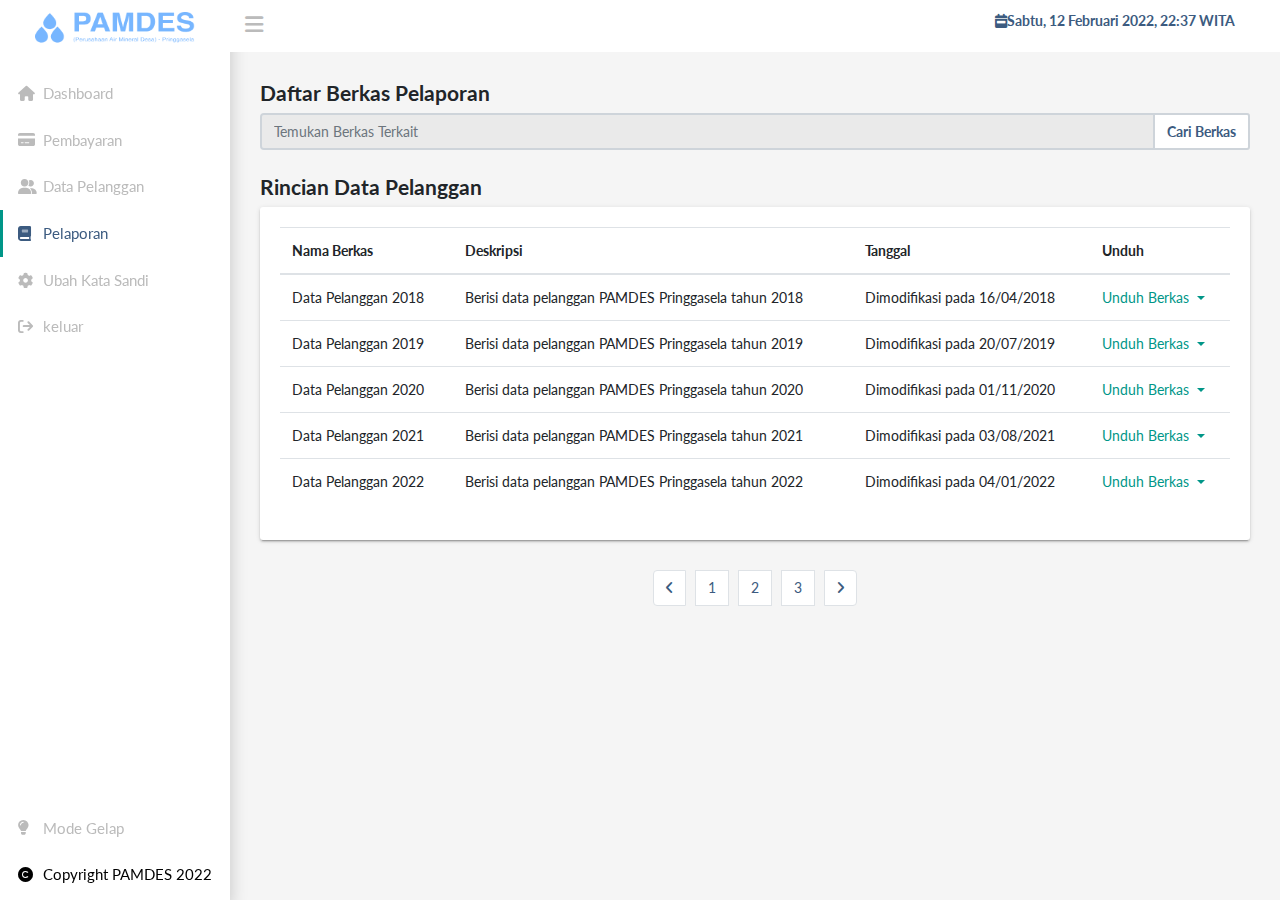
<file: pelaporan.html>
<!DOCTYPE html>
<html lang="en">

<head>

    <title>Pelaporan - Pamdes</title>
    <meta charset="utf-8">
    <meta http-equiv="X-UA-Compatible" content="IE=edge">
    <meta name="viewport" content="width=device-width, initial-scale=1">
    <link rel="icon" type="image/x-icon" href="images/favicon.ico">
    <!-- Main CSS-->
    <link rel="stylesheet" type="text/css" href="css/main.css">
    <link rel="stylesheet" href="css/modal.css">
    <!-- Font-icon css-->
    <link rel="stylesheet" type="text/css"
        href="https://cdnjs.cloudflare.com/ajax/libs/font-awesome/6.0.0/css/all.min.css">
</head>

<body class="app sidebar-mini">
    <!-- Navbar-->
    <header class="app-header">
        <a class="app-header__logo" href="index.html">
            <img class="mb-1 pb-1 app-logo" src="images/Logo.png" alt="">
        </a>
        <!-- Sidebar toggle button--><a class="app-sidebar__toggle" href="#" data-toggle="sidebar"
            aria-label="Hide Sidebar"></a>
        <!-- Navbar Right Menu-->
        <ul class="app-nav">
            <li><a class="app-search" style="color: var(--point)" href="#" data-toggle="dropdown"
                    aria-label="Open Profile Menu">
                    <center>
                        <i class="fa-solid fa-calendar-week"></i>
                    </center>
                    <b>Sabtu, 12
                        Februari
                        2022,
                        22:37 WITA</b>
                </a>
            </li>
        </ul>
    </header>
    <!-- Sidebar menu-->
    <div class="app-sidebar__overlay" data-toggle="sidebar"></div>
    <aside class="app-sidebar">
        <ul class="app-menu">
            <li>
                <a class="app-menu__item" href="index.html"><i class="app-menu__icon fa-solid fa-house"></i><span
                        class="app-menu__label">Dashboard</span></a>
            </li>
            <li>
                <a class="app-menu__item" href="Pembayaran.html"><i
                        class=" app-menu__icon fa-solid fa-credit-card"></i><span
                        class="app-menu__label">Pembayaran</span></a>
            </li>
            <li>
                <a class="app-menu__item" href="data-pelanggan.html"><i
                        class="app-menu__icon fa-solid fa-user-group"></i><span class="app-menu__label">Data
                        Pelanggan</span></a>
            </li>
            <li>
                <a class="app-menu__item active" href="pelaporan.html"><i
                        class="app-menu__icon fa-solid fa-book"></i><span class="app-menu__label">Pelaporan</span></a>
            </li>
            <li>
                <a class="app-menu__item " href="ubah-kata-sandi.html"><i
                        class="app-menu__icon fa-solid fa-gear"></i><span class="app-menu__label">Ubah
                        Kata Sandi</span></a>
            </li>
            <li>
                <a class="app-menu__item " href="login.html"><i
                        class="app-menu__icon fa-solid fa-arrow-right-from-bracket"></i><span
                        class="app-menu__label">keluar</span></a>
            </li>
        </ul>
        <ul class="app-menu marbo">
            <li>
                <a onclick="myFunction()" class="app-menu__item " href="#"><i
                        class="app-menu__icon fa-solid fa-lightbulb "></i><span class="app-menu__label">Mode
                        Gelap</span>
                </a>
            </li>
            <li>
                <span class="app-menu__item" href="#"><i
                        class="app-menu__icon fa-solid fa-copyright copyright"></i><span
                        class="app-menu__label copyright">Copyright PAMDES
                        2022</span></span>
            </li>
        </ul>
    </aside>
    <main class="app-content">
        <div class="row mb-2">
            <div class="col-md-12">
                <h4>Daftar Berkas Pelaporan</h4>
                <div class="input-group mb-3">
                    <input type="text" class="form-control" placeholder="Temukan Berkas Terkait"
                        aria-label="Temukan Berkas Terkait" aria-describedby="button-addon2">
                    <div class="input-group-append">
                        <button class="btn btn-outline-suci" type="button" id="button-addon2">Cari Berkas</button>
                    </div>
                </div>
            </div>
        </div>
        <div class="row">
            <div class="col-md-12">
                <h4>Rincian Data Pelanggan</h4>
            </div>
            <div class="col-md-12">
                <div class="tile">
                    <div class="table-responsive">
                        <table class="table">
                            <thead>
                                <tr>
                                    <th>Nama Berkas</th>
                                    <th>Deskripsi</th>
                                    <th>Tanggal</th>
                                    <th>Unduh</th>
                                </tr>
                            </thead>
                            <tbody>
                                <tr>
                                    <td>Data Pelanggan 2018</td>
                                    <td>Berisi data pelanggan PAMDES Pringgasela tahun 2018</td>
                                    <td>Dimodifikasi pada 16/04/2018</td>
                                    <td>
                                        <div class="dropdown">
                                            <a class="dropdown-toggle" href="#" role="button" id="dropdownMenuLink"
                                                data-toggle="dropdown" aria-expanded="false">
                                                Unduh Berkas
                                            </a>

                                            <div class="dropdown-menu" aria-labelledby="dropdownMenuLink">
                                                <a class="dropdown-item" href="#">PDF</a>
                                                <a class="dropdown-item" href="#">Excel (.xls)</a>
                                            </div>
                                        </div>
                                    </td>
                                </tr>
                                <tr>
                                    <td>Data Pelanggan 2019</td>
                                    <td>Berisi data pelanggan PAMDES Pringgasela tahun 2019</td>
                                    <td>Dimodifikasi pada 20/07/2019</td>
                                    <td>
                                        <div class="dropdown">
                                            <a class="dropdown-toggle" href="#" role="button" id="dropdownMenuLink"
                                                data-toggle="dropdown" aria-expanded="false">
                                                Unduh Berkas
                                            </a>

                                            <div class="dropdown-menu" aria-labelledby="dropdownMenuLink">
                                                <a class="dropdown-item" href="#">PDF</a>
                                                <a class="dropdown-item" href="#">Excel (.xls)</a>
                                            </div>
                                        </div>
                                    </td>
                                </tr>
                                <tr>
                                    <td>Data Pelanggan 2020</td>
                                    <td>Berisi data pelanggan PAMDES Pringgasela tahun 2020</td>
                                    <td>Dimodifikasi pada 01/11/2020</td>
                                    <td>
                                        <div class="dropdown">
                                            <a class="dropdown-toggle" href="#" role="button" id="dropdownMenuLink"
                                                data-toggle="dropdown" aria-expanded="false">
                                                Unduh Berkas
                                            </a>

                                            <div class="dropdown-menu" aria-labelledby="dropdownMenuLink">
                                                <a class="dropdown-item" href="#">PDF</a>
                                                <a class="dropdown-item" href="#">Excel (.xls)</a>
                                            </div>
                                        </div>
                                    </td>
                                </tr>
                                <tr>
                                    <td>Data Pelanggan 2021</td>
                                    <td>Berisi data pelanggan PAMDES Pringgasela tahun 2021</td>
                                    <td>Dimodifikasi pada 03/08/2021</td>
                                    <td>
                                        <div class="dropdown">
                                            <a class="dropdown-toggle" href="#" role="button" id="dropdownMenuLink"
                                                data-toggle="dropdown" aria-expanded="false">
                                                Unduh Berkas
                                            </a>

                                            <div class="dropdown-menu" aria-labelledby="dropdownMenuLink">
                                                <a class="dropdown-item" href="#">PDF</a>
                                                <a class="dropdown-item" href="#">Excel (.xls)</a>
                                            </div>
                                        </div>
                                    </td>
                                </tr>
                                <tr>
                                    <td>Data Pelanggan 2022</td>
                                    <td>Berisi data pelanggan PAMDES Pringgasela tahun 2022</td>
                                    <td>Dimodifikasi pada 04/01/2022</td>
                                    <td>
                                        <div class="dropdown">
                                            <a class="dropdown-toggle" href="#" role="button" id="dropdownMenuLink"
                                                data-toggle="dropdown" aria-expanded="false">
                                                Unduh Berkas
                                            </a>

                                            <div class="dropdown-menu" aria-labelledby="dropdownMenuLink">
                                                <a class="dropdown-item" href="#">PDF</a>
                                                <a class="dropdown-item" href="#">Excel (.xls)</a>
                                            </div>
                                        </div>
                                    </td>
                                </tr>
                            </tbody>
                        </table>
                    </div>
                </div>

                <!-- pagination -->
                <div class="d-flex">
                    <div class="mx-auto">
                        <nav aria-label="Page navigation example">
                            <ul class="pagination">
                                <li class="page-item jarak">
                                    <a class="page-link" href="#">
                                        <i class="fa-solid fa-angle-left"></i>
                                    </a>
                                </li>
                                <li class="page-item jarak"><a class="page-link" href="#">1</a></li>
                                <li class="page-item jarak"><a class="page-link" href="#">2</a></li>
                                <li class="page-item jarak"><a class="page-link" href="#">3</a></li>
                                <li class="page-item jarak">
                                    <a class="page-link" href="#">
                                        <i class="fa-solid fa-angle-right"></i>
                                    </a>
                                </li>
                            </ul>
                        </nav>
                    </div>
                </div>
                <!-- end paginations -->
            </div>
        </div>
    </main>
    <!-- Essential javascripts for application to work-->
    <script src="js/jquery-3.3.1.min.js"></script>
    <script src="js/popper.min.js"></script>
    <script src="js/bootstrap.min.js"></script>
    <script src="js/main.js"></script>
</body>

</html>
</file>
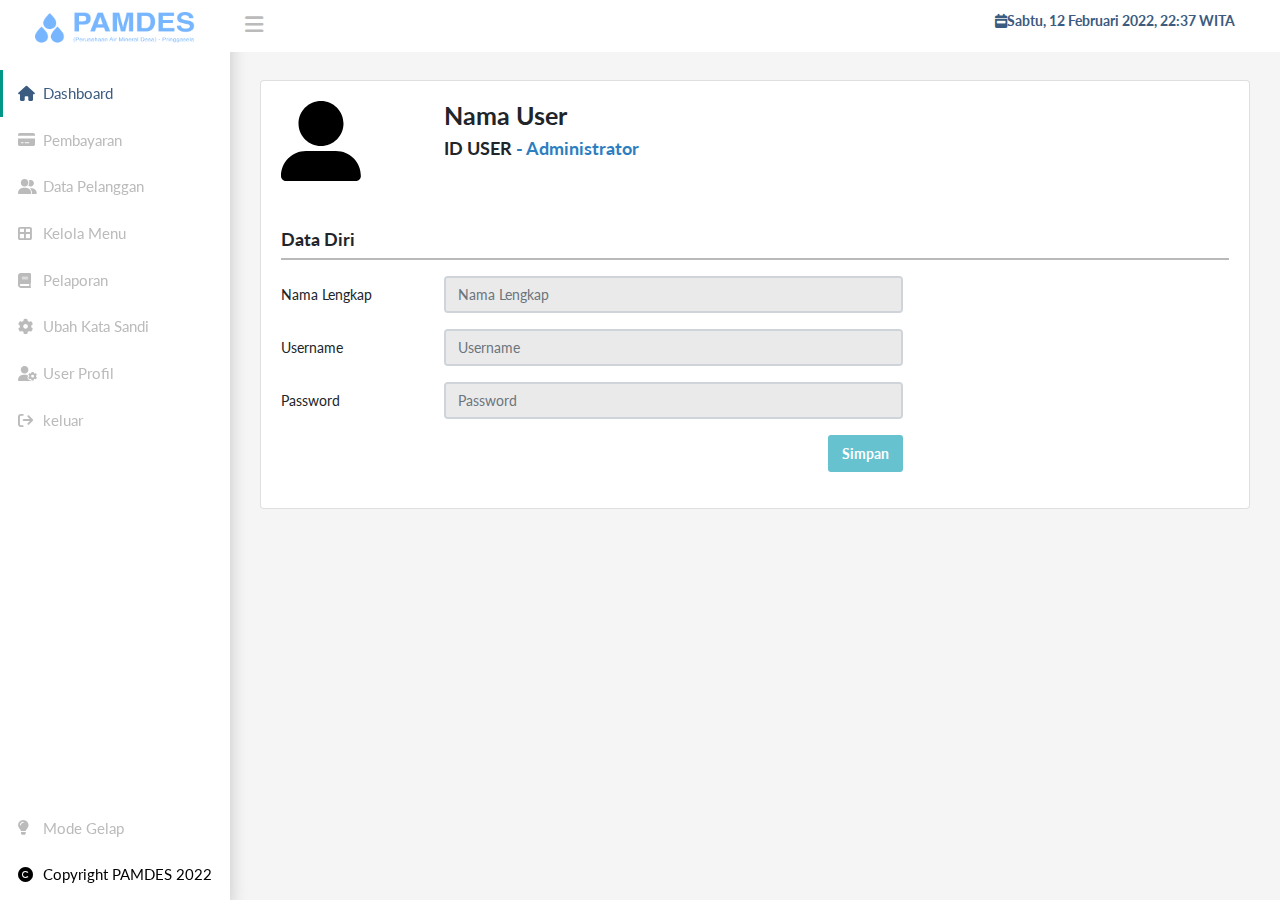
<file: profile.html>
<!DOCTYPE html>
<html lang="en">

<head>
    <title>Dashboard - Pamdes</title>
    <meta charset="utf-8" />
    <meta http-equiv="X-UA-Compatible" content="IE=edge" />
    <meta name="viewport" content="width=device-width, initial-scale=1" />
    <link rel="icon" type="image/x-icon" href="images/favicon.ico">
    <!-- Main CSS-->
    <link rel="stylesheet" type="text/css" href="css/main.css" />
    <!-- Font-icon css-->
    <link rel="stylesheet" type="text/css"
        href="https://cdnjs.cloudflare.com/ajax/libs/font-awesome/6.0.0/css/all.min.css" />
</head>

<body class="app sidebar-mini">
    <!-- Navbar-->
    <header class="app-header">
        <a class="app-header__logo" href="index.html">
            <img class="mb-1 pb-1 app-logo" src="images/Logo.png" alt="" />
        </a>
        <!-- Sidebar toggle button--><a class="app-sidebar__toggle" href="#" data-toggle="sidebar"
            aria-label="Hide Sidebar"></a>
        <!-- Navbar Right Menu-->
        <ul class="app-nav">
            <li>
                <a class="app-search" style="color: var(--point)" href="#" data-toggle="dropdown"
                    aria-label="Open Profile Menu">
                    <center>
                        <i class="fa-solid fa-calendar-week"></i>
                    </center>
                    <b>Sabtu, 12 Februari 2022, 22:37 WITA</b>
                </a>
            </li>
        </ul>
    </header>
    <!-- Sidebar menu-->
    <div class="app-sidebar__overlay" data-toggle="sidebar"></div>
    <aside class="app-sidebar">
        <ul class="app-menu">
            <li>
                <a class="app-menu__item active" href="index.html"><i class="app-menu__icon fa-solid fa-house"></i><span
                        class="app-menu__label">Dashboard</span></a>
            </li>
            <li>
                <a class="app-menu__item" href="Pembayaran.html"><i
                        class="app-menu__icon fa-solid fa-credit-card"></i><span
                        class="app-menu__label">Pembayaran</span></a>
            </li>
            <li>
                <a class="app-menu__item" href="data-pelanggan.html"><i
                        class="app-menu__icon fa-solid fa-user-group"></i><span class="app-menu__label">Data
                        Pelanggan</span></a>
            </li>
            <li>
                <a class="app-menu__item" href="kelola_menu.html"><i
                        class="app-menu__icon fa-solid fa-border-all"></i><span class="app-menu__label">Kelola
                        Menu</span></a>
            </li>
            <li>
                <a class="app-menu__item" href="pelaporan.html"><i class="app-menu__icon fa-solid fa-book"></i><span
                        class="app-menu__label">Pelaporan</span></a>
            </li>
            <li>
                <a class="app-menu__item" href="ubah-kata-sandi.html"><i
                        class="app-menu__icon fa-solid fa-gear"></i><span class="app-menu__label">Ubah Kata
                        Sandi</span></a>
            </li>
            <li>
                <a class="app-menu__item" href="profile.html"><i class="app-menu__icon fa-solid fa-user-gear"></i><span
                        class="app-menu__label">User
                        Profil</span></a>
            </li>
            <li>
                <a class="app-menu__item" href="login.html"><i
                        class="app-menu__icon fa-solid fa-arrow-right-from-bracket"></i><span
                        class="app-menu__label">keluar</span></a>
            </li>
        </ul>
        <ul class="app-menu marbo">
            <li>
                <a onclick="myFunction()" class="app-menu__item" href="#"><i
                        class="app-menu__icon fa-solid fa-lightbulb"></i><span class="app-menu__label">Mode Gelap</span>
                </a>
            </li>
            <li>
                <span class="app-menu__item" href="#"><i
                        class="app-menu__icon fa-solid fa-copyright copyright"></i><span
                        class="app-menu__label copyright">Copyright PAMDES 2022</span></span>
            </li>
        </ul>
    </aside>
    <main class="app-content">
        <div class="card">
            <div class="card-body">
                <div class="row">
                    <div class="col-md-2">
                        <img src="images/user.svg" alt="logo" height="80px">
                    </div>
                    <div class="col-md-3">
                        <h3>Nama User</h3>
                        <div class="d-flex">
                            <h5>ID USER</h5>
                            <h5 class="ml-1" style="color: #2d7ec0;"> - Administrator</h5>
                        </div>
                    </div>
                </div>
                <div class="row mt-5">
                    <div class="col-md-3">
                        <h5>Data Diri</h5>
                    </div>
                </div>
                <hr class="m-0" style="border: 1px solid #b9b9b9" />
                <div class="mt-3">
                    <form>
                        <div class="form-group row">
                            <label class="col-sm-2 col-form-label">Nama Lengkap</label>
                            <div class="col-sm-6">
                                <input type="text" class="form-control" placeholder="Nama Lengkap" id="disform"
                                    data-maxlength="3" required="required">
                            </div>
                        </div>
                        <div class="form-group row">
                            <label class="col-sm-2 col-form-label">Username</label>
                            <div class="col-sm-6">
                                <input type="text" class="form-control" placeholder="Username" id="inputPassword">
                            </div>
                        </div>
                        <div class="form-group row">
                            <label class="col-sm-2 col-form-label">Password</label>
                            <div class="col-sm-6">
                                <input type="password" class="form-control" placeholder="Password" id="inputPassword">
                                <div class="d-flex mt-3">
                                    <div class="ml-auto">
                                        <button class="btn btn-info" type="submit" disabled="disabled">Simpan</button>
                                    </div>
                                </div>
                            </div>
                        </div>

                    </form>
                </div>
            </div>
        </div>
    </main>
    <!-- Essential javascripts for application to work-->
    <script src="js/jquery-3.3.1.min.js"></script>
    <script src="js/popper.min.js"></script>
    <script src="js/bootstrap.min.js"></script>
    <script src="js/main.js"></script>
    <script>
        $(function () {
            $('button[type="submit"]').prop('disabled', true);
            $('#disform').on('input', function (e) {
                if (this.value.length >= 3) {
                    $('button[type="submit"]').prop('disabled', false);
                } else {
                    $('button[type="submit"]').prop('disabled', true);
                }
            });
        });
    </script>
</body>

</html>
</file>
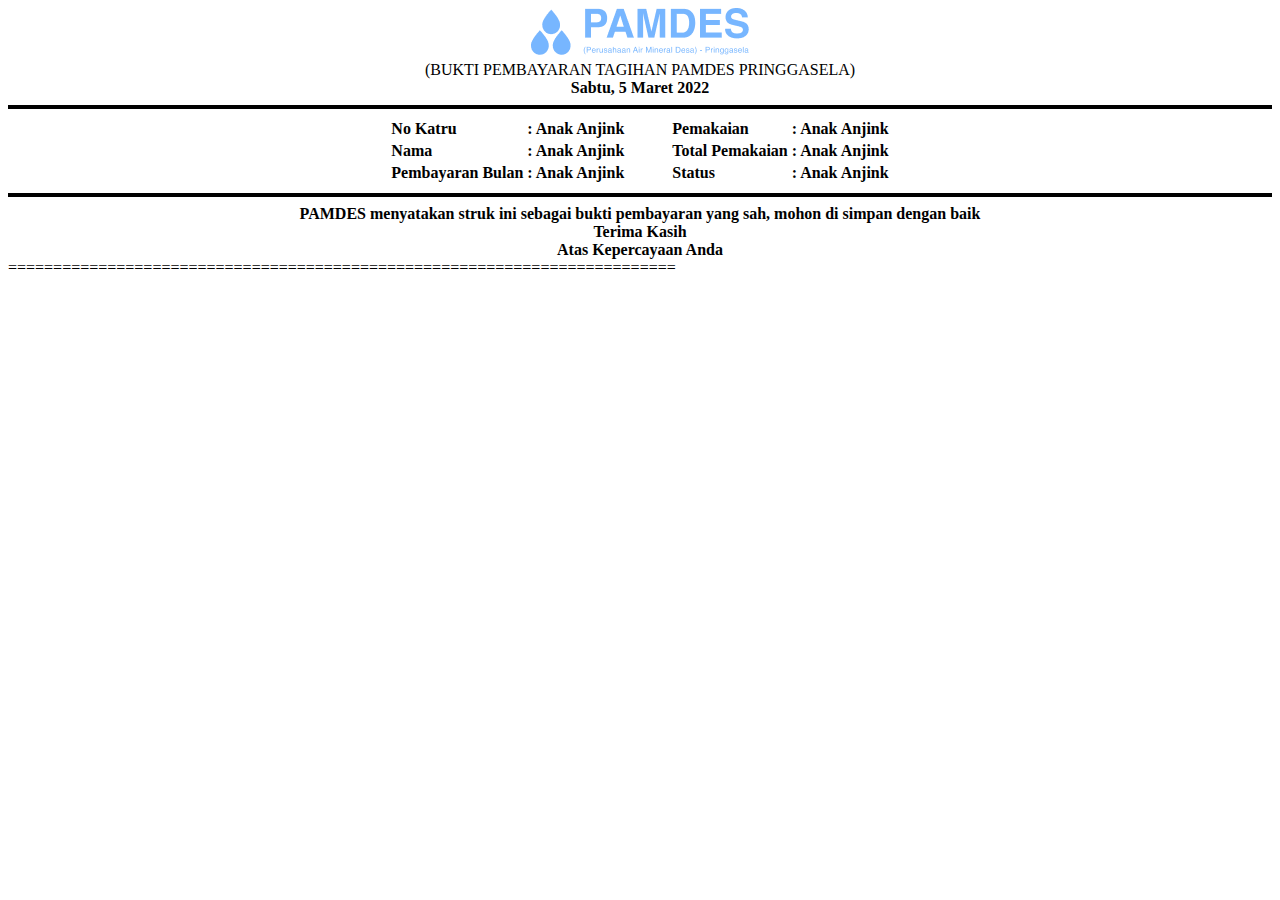
<file: struk_pembayaran.html>
<!DOCTYPE html>
<html lang="en">

<head>
  <meta charset="UTF-8" />
  <meta http-equiv="X-UA-Compatible" content="IE=edge" />
  <meta name="viewport" content="width=device-width, initial-scale=1.0" />
  <!-- <link rel="stylesheet" href="css/vendor/bootstrap.min.css" /> -->
  <!-- <link rel="stylesheet" type="text/css"
    href="https://cdnjs.cloudflare.com/ajax/libs/font-awesome/6.0.0/css/all.min.css" /> -->

  <!-- style asu -->
  <style>
    .d-flex {
      display: -ms-flexbox !important;
      display: flex !important
    }

    .m-0 {
      margin: 0 !important
    }
  </style>
  <title>Struk Pembayaran</title>

</head>

<body>
  <!-- <div class="container">
      <div class="mt-3 mb-3">
        <img src="images/Logo.png" alt="" />
      </div>
      <div class="d-flex">
        <div class="ml-auto">
          <h5>Kamis, 22 Maret 2222</h5>
        </div>
      </div>
      <center>
        <hr class="m-0" style="border: 2px solid #000" />
        <h1><b>Data Pembayaran</b></h1>
        <hr class="m-0" style="border: 2px solid #000" />
      </center>
      <table class="table">
        <thead>
          <tr>
            <th scope="col">No</th>
            <th scope="col">No Katru</th>
            <th scope="col">Nama</th>
            <th scope="col">Pembayaran Bulan</th>
            <th scope="col">Beban Pemakaian</th>
            <th scope="col">Total Pemakaian</th>
            <th scope="col">Total Tagihan</th>
          </tr>
        </thead>
        <tbody>
          <tr>
            <th scope="row">1</th>
            <td>pen-02</td>
            <td>Nama orang</td>
            <td>Bulan 1</td>
            <td>10 m<sup>3</sup></td>
            <td>Rp. 5000</td>
            <td>Rp. 5000</td>
          </tr>
          <tr></tr>
        </tbody>
      </table>
      <hr style="border: 2px solid #000" />
      <div class="d-flex mt-2">
        <h3><b>Status</b></h3>
        <h3 class="ml-auto" style="color: #32fa32"><b>LUNAS</b></h3>
      </div>
    </div>

    <hr style="border: 2px solid #000" />
    <!-- Bates ne-->
  <!-- =========================================================================== -->
  <!-- <div class="container">
      <div class="row">
        <div class="col-3">
          <center>
            <div class="mt-3 mb-3">
              <img src="images/Logo.png" alt="" />
            </div>
            <h5>Data Pembayaran</h5>
            <h5>================</h5>
            <table>
              <tr>
                <th>No Kartu</th>
                <th>: pend-02</th>
              </tr>
              <tr>
                <th>Nama</th>
                <th>: Wasil</th>
              </tr>
              <tr>
                <th>Pembayaran</th>
                <th>: bulan 1</th>
              </tr>
              <tr>
                <th>Beban Pemakaian</th>
                <th>: 10 m<sup>3</sup></th>
              </tr>
              <tr>
                <th>Total Pemakaian</th>
                <th>: Rp. 5000</th>
              </tr>
              <tr>
                <th>Total Tagihan</th>
                <th>: Rp. 5000</th>
              </tr>
            </table>
            <h5>================</h5>
            <table>
              <h5 class="ml-auto" style="color: #3fbd3f"><b>LUNAS</b></h5>
            </table>
          </center>
        </div>
      </div>
    </div> -->
  <!-- Bates ne-->
  <!-- =========================================================================== -->
  <!-- <div class="container">
        <center>
            <img src="images/Logo.png" alt="" />
        </center>
        <center>
            <span>(BUKTI PEMBAYARAN TAGIHAN PAMDES PRINGGASELA)</span>
        </center>
        <center class="mb-2">
            <span><b>Sabtu, 5 Maret 2022</b></span>
        </center>
        <hr class="m-0" style="border: 2px solid #000" />
        <div class="row mt-2">
            <div class="col-3">
                <table>
                    <tr>
                        <th>No Kartu</th>
                    </tr>
                    <tr>
                        <th>Nama</th>
                    </tr>
                    <tr>
                        <th>Pembayaran Bulan</th>
                    </tr>
                </table>
            </div>
            <div class="col-3">
                <table>
                    <tr>
                        <th>: pend-02</th>
                    </tr>
                    <tr>
                        <th>: Wasil</th>
                    </tr>
                    <tr>
                        <th>: Bulan 1</th>
                    </tr>
                </table>
            </div>
            <div class="col-3">
                <table>
                    <tr>
                        <th>Pemakaian</th>
                    </tr>
                    <tr>
                        <th>Total Pemakaian</th>
                    </tr>
                    <tr>
                        <th>Total Tagihan</th>
                    </tr>
                    <tr>
                        <th>Status</th>
                    </tr>
                </table>
            </div>
            <div class="col-3">
                <table>
                    <tr>
                        <th>: 10 m<sup>3</sup></th>
                    </tr>
                    <tr>
                        <th>: Rp. 5000</th>
                    </tr>
                    <tr>
                        <th>: Rp. 5000</th>
                    </tr>
                    <tr>
                        <th style="color: #3fbd3f">: <b>Lunas</b></th>
                    </tr>
                </table>
            </div>
        </div>
        <hr class="m-0" style="border: 2px solid #000" />

        <div class="text-center">
            <h5>
                PAMDES menyatakan struk ini sebagai bukti pembayaran yang sah, mohon
                di simpan dengan baik
            </h5>
            <h5>Terima Kasih</h5>
            <h5>Atas Kepercayaan Anda</h5>
        </div>
    </div>
    <h5>
        <i class="fa-solid fa-scissors"></i>======================================================================
    </h5> -->

  <!-- bates ne -->
  <!-- ======================================================================================== -->
  <!-- <div>
    <center>
      <span>(BUKTI PEMBAYARAN TAGIHAN PAMDES PRINGGASELA)</span>
    </center>
    <center>
      <span><b>Sabtu, 5 Maret 2022</b></span>
    </center>
    <hr style="border: 2px solid #000" />
    <div class="d-flex">
      <div>
        <h3 class="m-0" style="margin-right: 30px;">No Kartu : mpd</h3>
        <h3 class="m-0" style="margin-right: 10px;">Nama : Anak Anjink</h3>
        <h3 class="m-0" style="margin-right: 10px;">Pembayaran Bulan : ! tahun </h3>
      </div>
      <div>
        <h3 class="m-0" style="margin-right: 30px;">Pemakaian : mpd</h3>
        <h3 class="m-0" style="margin-right: 10px;">Total Pemakaian: Anak Anjink</h3>
        <h3 class="m-0" style="margin-right: 10px;">Status : ! tahun </h3>
      </div>
    </div>
    <hr style="border: 2px solid #000" />
    <center>
      <h4 class="m-0">
        PAMDES menyatakan struk ini sebagai bukti pembayaran yang sah, mohon
        di simpan dengan baik
      </h4>
      <h4 class="m-0">Terima Kasih</h4>
      <h4 class="m-0">Atas Kepercayaan Anda</h4>
    </center>
    <span>==========================================================================</span>
  </div> -->
  <!-- <div>
    <center>
      <span>(BUKTI PEMBAYARAN TAGIHAN PAMDES PRINGGASELA)</span>
    </center>
    <center>
      <span><b>Sabtu, 5 Maret 2022</b></span>
    </center>
    <hr style="border: 2px solid #000" />
    <table>
      <tr>
        <th align="left" valign="top">Nomor Pelanggan</th>
        <th> : </th>
        <th align="left" valign="top">Nomor Pelanggan</th>
      </tr>
      <tr>
        <th align="left" valign="top">Nama Pelanggan</th>
        <th> : </th>
        <th align="left" valign="top">Nomor Pelanggan</th>
      </tr>
      <tr>
        <th align="left" valign="top">Bulan</th>
        <th> : </th>
        <th align="left" valign="top">Nomor Pelanggan</th>
      </tr>
      <tr>
        <th align="left" valign="top">Nomor Pelanggan</th>
        <th> : </th>
        <th align="left" valign="top">Nomor Pelanggan</th>
      </tr>
      <tr>
        <th align="left" valign="top">Nomor Pelanggan</th>
        <th> : </th>
        <th align="left" valign="top">Nomor Pelanggan</th>
      </tr>
      <tr>
        <th align="left" valign="top">Nomor Pelanggan</th>
        <th> : </th>
        <th align="left" valign="top">Nomor Pelanggan</th>
      </tr>
    </table>
    <hr style="border: 2px solid #000" />
    <center>
      <h5 class="m-0">
        PAMDES menyatakan struk ini sebagai bukti pembayaran yang sah, mohon
        di simpan dengan baik
      </h5>
      <h5 class="m-0">Terima Kasih</h5>
      <h5 class="m-0">Atas Kepercayaan Anda</h5>
    </center>
    <span>==========================================================================</span>
  </div> -->

  <!-- bates ne -->
  <center>
    <img src="images/Logo.png" alt="" />
  </center>
  <center>
    <span>(BUKTI PEMBAYARAN TAGIHAN PAMDES PRINGGASELA)</span>
  </center>
  <center>
    <span><b>Sabtu, 5 Maret 2022</b></span>
  </center>
  <hr style="border: 2px solid #000" />
  <center>
    <table>
      <thead>
        <tr>
          <th align="left" scope="col">No Katru</th>
          <th scope="col">: Anak Anjink</th>
          <th></th>
          <th></th>
          <th></th>
          <th></th>
          <th></th>
          <th></th>
          <th></th>
          <th></th>
          <th></th>
          <th></th>
          <th></th>
          <th align="left" scope="col">Pemakaian</th>
          <th scope="col">: Anak Anjink</th>
        </tr>
        <tr>
          <th align="left" scope="col">Nama </th>
          <th scope="col">: Anak Anjink</th>
          <th></th>
          <th></th>
          <th></th>
          <th></th>
          <th></th>
          <th></th>
          <th></th>
          <th></th>
          <th></th>
          <th></th>
          <th></th>
          <th align="left" scope="col">Total Pemakaian </th>
          <th scope="col">: Anak Anjink</th>
        </tr>
        <tr>
          <th align="left" scope="col">Pembayaran Bulan </th>
          <th scope="col">: Anak Anjink</th>
          <th></th>
          <th></th>
          <th></th>
          <th></th>
          <th></th>
          <th></th>
          <th></th>
          <th></th>
          <th></th>
          <th></th>
          <th></th>
          <th align="left" scope="col">Status </th>
          <th scope="col">: Anak Anjink</th>
        </tr>
      </thead>
      <!-- <tbody>
        <tr>
          <td>pen-02</td>
          <td>Nama orang</td>
          <td>Bulan 1</td>
          <td>10 m<sup>3</sup></td>
          <td>Rp. 5000</td>
          <td>Rp. 5000</td>
        </tr>
      </tbody> -->
    </table>
  </center>
  <hr style="border: 2px solid #000" />
  <center>
    <h4 class="m-0">
      PAMDES menyatakan struk ini sebagai bukti pembayaran yang sah, mohon
      di simpan dengan baik
    </h4>
    <h4 class="m-0">Terima Kasih</h4>
    <h4 class="m-0">Atas Kepercayaan Anda</h4>
  </center>
  <span>==========================================================================</span>

</body>

</html>
</file>
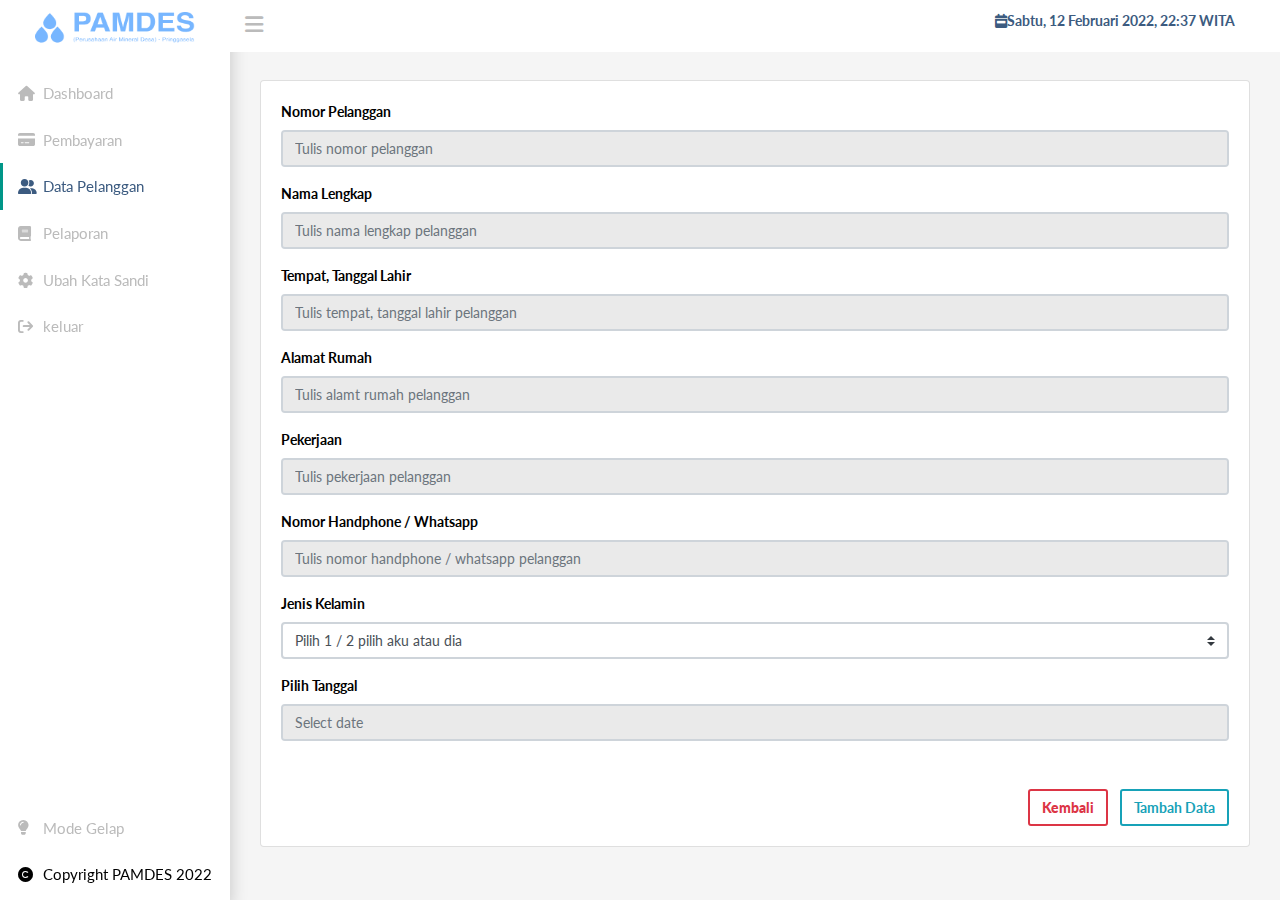
<file: tambah-pelanggan.html>
<!DOCTYPE html>
<html lang="en">

<head>

    <title>Tambah Data Pelanggan - Pamdes</title>
    <meta charset="utf-8">
    <meta http-equiv="X-UA-Compatible" content="IE=edge">
    <meta name="viewport" content="width=device-width, initial-scale=1">
    <link rel="icon" type="image/x-icon" href="images/favicon.ico">
    <!-- Main CSS-->
    <link rel="stylesheet" type="text/css" href="css/main.css">
    <!-- Font-icon css-->
    <link rel="stylesheet" type="text/css"
        href="https://cdnjs.cloudflare.com/ajax/libs/font-awesome/6.0.0/css/all.min.css">
</head>

<body class="app sidebar-mini">
    <!-- Navbar-->
    <header class="app-header">
        <a class="app-header__logo" href="index.html">
            <img class="mb-1 pb-1 app-logo" src="images/Logo.png" alt="">
        </a>
        <!-- Sidebar toggle button--><a class="app-sidebar__toggle" href="#" data-toggle="sidebar"
            aria-label="Hide Sidebar"></a>
        <!-- Navbar Right Menu-->
        <ul class="app-nav">
            <li><a class="app-search" style="color: var(--point)" href="#" data-toggle="dropdown"
                    aria-label="Open Profile Menu">
                    <center>
                        <i class="fa-solid fa-calendar-week"></i>
                    </center>
                    <b>Sabtu, 12
                        Februari
                        2022,
                        22:37 WITA</b>
                </a>
            </li>
        </ul>
    </header>
    <!-- Sidebar menu-->
    <div class="app-sidebar__overlay" data-toggle="sidebar"></div>
    <aside class="app-sidebar">
        <ul class="app-menu">
            <li>
                <a class="app-menu__item" href="index.html"><i class="app-menu__icon fa-solid fa-house"></i><span
                        class="app-menu__label">Dashboard</span></a>
            </li>
            <li>
                <a class="app-menu__item " href="Pembayaran.html"><i
                        class=" app-menu__icon fa-solid fa-credit-card"></i><span
                        class="app-menu__label">Pembayaran</span></a>
            </li>
            <li>
                <a class="app-menu__item active" href="data-pelanggan.html"><i
                        class="app-menu__icon fa-solid fa-user-group"></i><span class="app-menu__label">Data
                        Pelanggan</span></a>
            </li>
            <li>
                <a class="app-menu__item " href="pelaporan.html"><i class="app-menu__icon fa-solid fa-book"></i><span
                        class="app-menu__label">Pelaporan</span></a>
            </li>
            <li>
                <a class="app-menu__item " href="ubah-kata-sandi.html"><i
                        class="app-menu__icon fa-solid fa-gear"></i><span class="app-menu__label">Ubah
                        Kata Sandi</span></a>
            </li>
            <li>
                <a class="app-menu__item " href="#"><i
                        class="app-menu__icon fa-solid fa-arrow-right-from-bracket"></i><span
                        class="app-menu__label">keluar</span></a>
            </li>
        </ul>
        <ul class="app-menu marbo">
            <li>
                <a onclick="myFunction()" class="app-menu__item " href="#"><i
                        class="app-menu__icon fa-solid fa-lightbulb "></i><span class="app-menu__label">Mode
                        Gelap</span>
                </a>
            </li>
            <li>
                <span class="app-menu__item" href="#"><i
                        class="app-menu__icon fa-solid fa-copyright copyright"></i><span
                        class="app-menu__label copyright">Copyright PAMDES
                        2022</span></span>
            </li>
        </ul>
    </aside>
    <main class="app-content">
        <div class="row mb-2">
            <div class="col-md-12">
                <div class="card">
                    <div class="card-body">
                        <form>
                            <div class="form-group tb-point">
                                <label for="exampleInputEmail1"><b>Nomor Pelanggan</b></label>
                                <input type="email" placeholder="Tulis nomor pelanggan" class="form-control"
                                    id="exampleInputEmail1" aria-describedby="emailHelp">
                            </div>
                            <div class="form-group tb-point">
                                <label for="exampleInputEmail1"><b>Nama Lengkap</b></label>
                                <input type="email" placeholder="Tulis nama lengkap pelanggan" class="form-control"
                                    id="exampleInputEmail1" aria-describedby="emailHelp">
                            </div>
                            <div class="form-group tb-point">
                                <label for="exampleInputEmail1"><b>Tempat, Tanggal Lahir</b></label>
                                <input type="email" placeholder="Tulis tempat, tanggal lahir pelanggan"
                                    class="form-control" id="exampleInputEmail1" aria-describedby="emailHelp">
                            </div>
                            <div class="form-group tb-point">
                                <label for="exampleInputEmail1"><b>Alamat Rumah</b></label>
                                <input type="email" placeholder="Tulis alamt rumah pelanggan" class="form-control"
                                    id="exampleInputEmail1" aria-describedby="emailHelp">
                            </div>
                            <div class="form-group tb-point">
                                <label for="exampleInputEmail1"><b>Pekerjaan</b></label>
                                <input type="email" placeholder="Tulis pekerjaan pelanggan" class="form-control"
                                    id="exampleInputEmail1" aria-describedby="emailHelp">
                            </div>
                            <div class="form-group tb-point">
                                <label for="exampleInputEmail1"><b>Nomor Handphone / Whatsapp</b></label>
                                <input type="email" placeholder="Tulis nomor handphone / whatsapp pelanggan"
                                    class="form-control" id="exampleInputEmail1" aria-describedby="emailHelp">
                            </div>
                            <div class="form-group tb-point">
                                <label for="exampleInputEmail1"><b>Jenis Kelamin</b></label>
                                <div class="input-group mb-3">
                                    <select class="custom-select" id="inputGroupSelect01">
                                        <option selected>Pilih 1 / 2 pilih aku atau dia</option>
                                        <option value="1">Laki- Laki</option>
                                        <option value="2">Perempuan</option>
                                    </select>
                                </div>
                            </div>
                            <div class="form-group tb-point">
                                <label for="exampleInputEmail1"><b>Pilih Tanggal</b></label>
                                <input type='text' class="form-control" id='datepicker' placeholder='Select date'
                                    style='width: 100%;'>
                            </div>
                        </form>
                        <div class="d-flex mt-5">
                            <div class="ml-auto">
                                <button type="button" class="btn btn-outline-danger mr-1"><b>Kembali</b></button>
                                <button type="button" class="btn btn-outline-info ml-1">Tambah Data</button>
                            </div>
                        </div>
                    </div>
                </div>
            </div>

        </div>
    </main>
    <!-- Essential javascripts for application to work-->
    <script src="js/jquery-3.3.1.min.js"></script>
    <script src="js/popper.min.js"></script>
    <script src="js/bootstrap.min.js"></script>
    <script src="js/main.js"></script>
    <!-- Datepicker -->
    <script src='js/plugins/bootstrap-datepicker.min.js' type='text/javascript'></script>
    <script type="text/javascript">
        $(document).ready(function () {
            // Initialize
            $('#datepicker').datepicker({
                "startDate": "-5d",
                "keyboardNavigation": false,
                "format": " yyyy",
                "viewMode": "years",
                "minViewMode": "years"
            });

        });
    </script>
    <!-- data table -->
    <script type="text/javascript" src="js/plugins/jquery.dataTables.min.js"></script>
    <script type="text/javascript" src="js/plugins/dataTables.bootstrap.min.js"></script>
    <script type="text/javascript">
        $('#sampleTable').DataTable();
    </script>
</body>

</html>
</file>
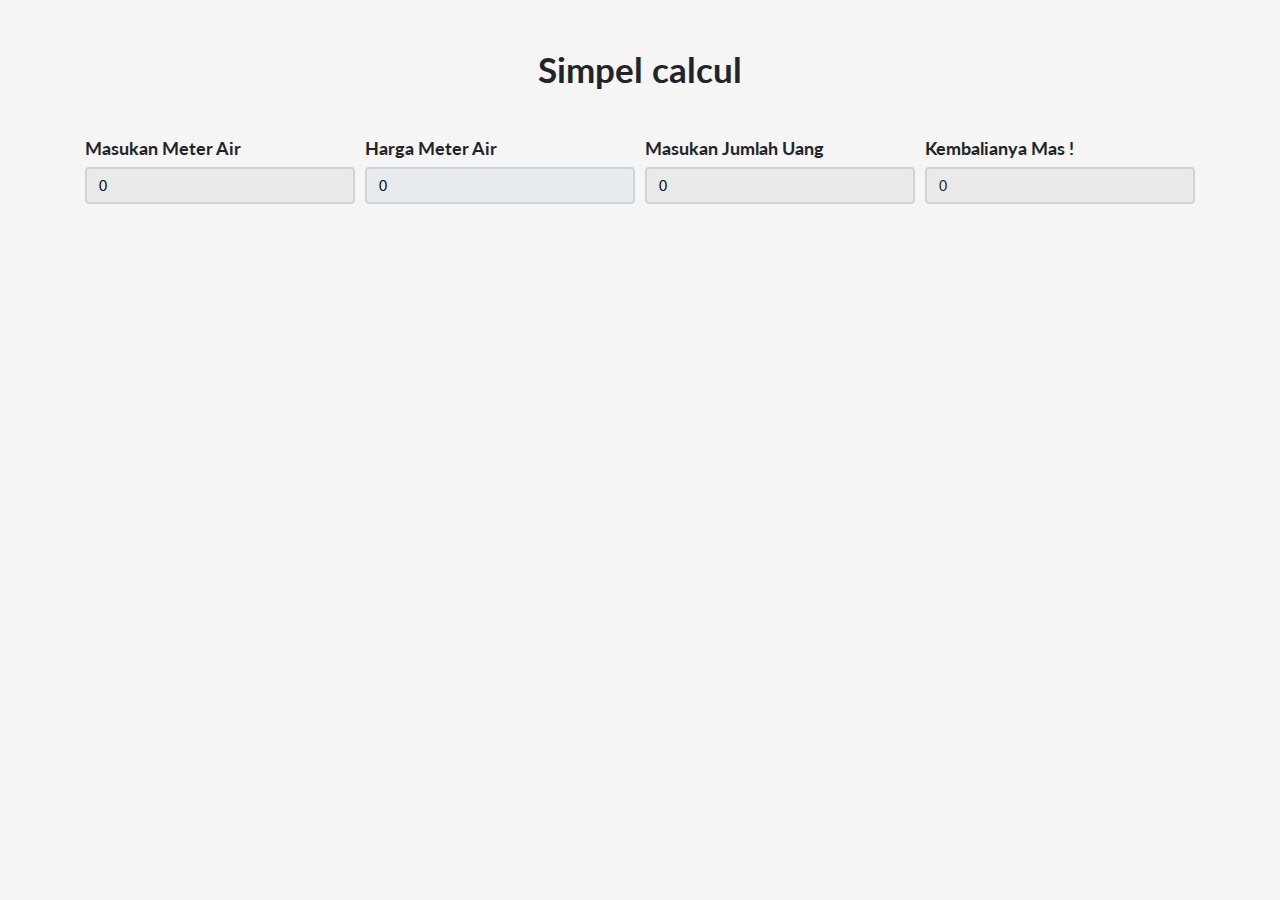
<file: test.html>
<!DOCTYPE html>
<html lang="en">

<head>
    <meta charset="UTF-8">
    <meta http-equiv="X-UA-Compatible" content="IE=edge">
    <meta name="viewport" content="width=device-width, initial-scale=1.0">
    <!-- <link rel="stylesheet" href="css/vendor/bootstrap.min.css"> -->
    <link rel="stylesheet" href="css/main.css">
    <title>Document</title>
</head>

<body>

    <div class="container mt-5">
        <h1 class="text-center mb-5">Simpel calcul</h1>
        <form>
            <div class="form-row">
                <div class="col">
                    <h5>Masukan Meter Air</h5>
                    <input type="number" class="form-control qty" value="0" id="numb">
                </div>
                <div class="col">
                    <h5>Harga Meter Air</h5>
                    <input type="number" class="form-control" readonly value="0" id="price_air" />
                </div>
                <div class="col">
                    <h5>Masukan Jumlah Uang</h5>
                    <input type="number" class="form-control qty" value="0" id="kembali">
                </div>
                <div class="col">
                    <h5>Kembalianya Mas !</h5>
                    <h4 class="form-control" id="total_value">0</h4>
                </div>
            </div>
        </form>
    </div>



    <script src="js/jquery-3.3.1.min.js"></script>
    <script src="js/popper.min.js"></script>
    <script src="js/bootstrap.min.js"></script>
    <script src="js/main.js"></script>


    <script>
        function calculateTotal() {
            let unit_price = {
                air: 500,
                hit: 1
            };
            let item_price = {}

            item_price.air = ($("#numb").val() * unit_price.air)
            $("#price_air").val(item_price.air);

            item_price.hit = ($("#kembali").val() * unit_price.hit)
            $("#price_hit").val(item_price.hit);

            let total = item_price.hit - item_price.air;


            $("#total_value").text(total);

        }

        $(function () {
            $(".qty").on("change keyup", calculateTotal)
        })


    </script>
</body>

</html>
</file>
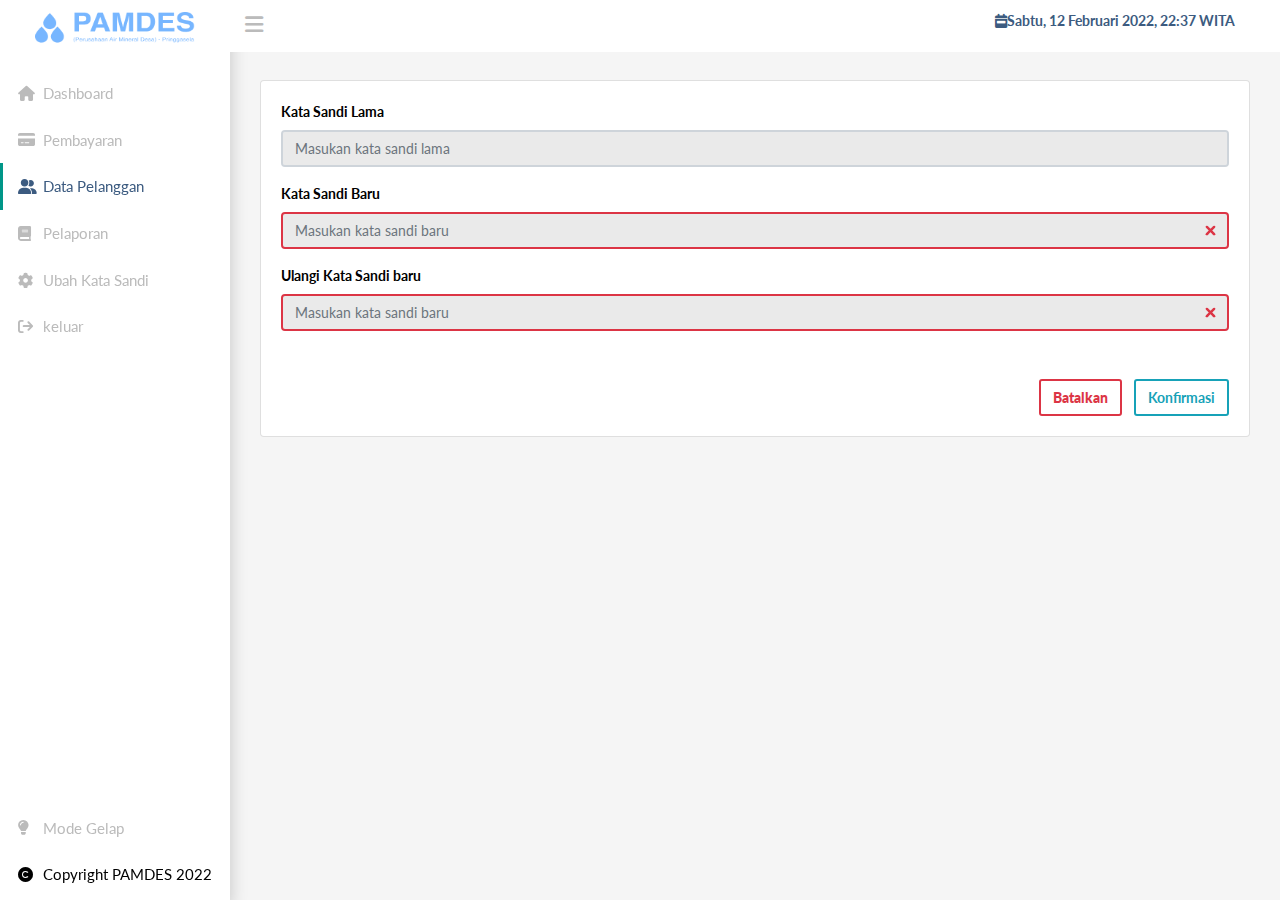
<file: ubah-kata-sandi.html>
<!DOCTYPE html>
<html lang="en">

<head>

    <title>Tambah Data Pelanggan - Pamdes</title>
    <meta charset="utf-8">
    <meta http-equiv="X-UA-Compatible" content="IE=edge">
    <meta name="viewport" content="width=device-width, initial-scale=1">
    <link rel="icon" type="image/x-icon" href="images/favicon.ico">
    <!-- Main CSS-->
    <link rel="stylesheet" type="text/css" href="css/main.css">
    <!-- Font-icon css-->
    <link rel="stylesheet" type="text/css"
        href="https://cdnjs.cloudflare.com/ajax/libs/font-awesome/6.0.0/css/all.min.css">
</head>

<body class="app sidebar-mini">
    <!-- Navbar-->
    <header class="app-header">
        <a class="app-header__logo" href="index.html">
            <img class="mb-1 pb-1 app-logo" src="images/Logo.png" alt="">
        </a>
        <!-- Sidebar toggle button--><a class="app-sidebar__toggle" href="#" data-toggle="sidebar"
            aria-label="Hide Sidebar"></a>
        <!-- Navbar Right Menu-->
        <ul class="app-nav">
            <li><a class="app-search" style="color: var(--point)" href="#" data-toggle="dropdown"
                    aria-label="Open Profile Menu">
                    <center>
                        <i class="fa-solid fa-calendar-week"></i>
                    </center>
                    <b>Sabtu, 12
                        Februari
                        2022,
                        22:37 WITA</b>
                </a>
            </li>
        </ul>
    </header>
    <!-- Sidebar menu-->
    <div class="app-sidebar__overlay" data-toggle="sidebar"></div>
    <aside class="app-sidebar">
        <ul class="app-menu">
            <li>
                <a class="app-menu__item" href="index.html"><i class="app-menu__icon fa-solid fa-house"></i><span
                        class="app-menu__label">Dashboard</span></a>
            </li>
            <li>
                <a class="app-menu__item " href="Pembayaran.html"><i
                        class=" app-menu__icon fa-solid fa-credit-card"></i><span
                        class="app-menu__label">Pembayaran</span></a>
            </li>
            <li>
                <a class="app-menu__item active" href="data-pelanggan.html"><i
                        class="app-menu__icon fa-solid fa-user-group"></i><span class="app-menu__label">Data
                        Pelanggan</span></a>
            </li>
            <li>
                <a class="app-menu__item " href="pelaporan.html"><i class="app-menu__icon fa-solid fa-book"></i><span
                        class="app-menu__label">Pelaporan</span></a>
            </li>
            <li>
                <a class="app-menu__item " href="ubah-kata-sandi.html"><i
                        class="app-menu__icon fa-solid fa-gear"></i><span class="app-menu__label">Ubah
                        Kata Sandi</span></a>
            </li>
            <li>
                <a class="app-menu__item " href="login.html"><i
                        class="app-menu__icon fa-solid fa-arrow-right-from-bracket"></i><span
                        class="app-menu__label">keluar</span></a>
            </li>
        </ul>
        <ul class="app-menu marbo">
            <li>
                <a onclick="myFunction()" class="app-menu__item " href="#"><i
                        class="app-menu__icon fa-solid fa-lightbulb "></i><span class="app-menu__label">Mode
                        Gelap</span>
                </a>
            </li>
            <li>
                <span class="app-menu__item" href="#"><i
                        class="app-menu__icon fa-solid fa-copyright copyright"></i><span
                        class="app-menu__label copyright">Copyright PAMDES
                        2022</span></span>
            </li>
        </ul>
    </aside>
    <main class="app-content">
        <div class="row mb-2">
            <div class="col-md-12">
                <div class="card">
                    <div class="card-body">
                        <form>
                            <div class="form-group tb-point">
                                <label for="exampleInputEmail1"><b>Kata Sandi Lama</b></label>
                                <input type="email" placeholder="Masukan kata sandi lama" class="form-control"
                                    id="exampleInputEmail1" aria-describedby="emailHelp">
                            </div>
                            <div class="form-group tb-point was-validated">
                                <label for="exampleInputPassword1"><b>Kata Sandi Baru</b></label>
                                <input type="password" placeholder="Masukan kata sandi baru"
                                    class="form-control is-invalid" id="exampleInputPassword1" required>
                            </div>
                            <div class="form-group tb-point was-validated">
                                <label for="exampleInputPassword1"><b>Ulangi Kata Sandi baru</b></label>
                                <input type="password" placeholder="Masukan kata sandi baru"
                                    class="form-control is-invalid" id="exampleInputPassword1" required>
                            </div>
                        </form>
                        <div class="d-flex mt-5">
                            <div class="ml-auto">
                                <button type="button" class="btn btn-outline-danger mr-1"><b>Batalkan</b></button>
                                <button type="button" class="btn btn-outline-info ml-1">Konfirmasi</button>
                            </div>
                        </div>
                    </div>
                </div>
            </div>

        </div>
    </main>
    <!-- Essential javascripts for application to work-->
    <script src="js/jquery-3.3.1.min.js"></script>
    <script src="js/popper.min.js"></script>
    <script src="js/bootstrap.min.js"></script>
    <script src="js/main.js"></script>
    <script type="text/javascript" src="js/plugins/jquery.dataTables.min.js"></script>
    <script type="text/javascript" src="js/plugins/dataTables.bootstrap.min.js"></script>
    <script type="text/javascript">
        $('#sampleTable').DataTable();
    </script>
</body>

</html>
</file>
<file: css/main.css>
@charset "UTF-8";
/*!
 * Vali Admin
 * Author: Pratik Borsadiya
 * ================================*/
@import url(https://fonts.googleapis.com/css?family=Lato:300,400,400i,700);
@import url(https://fonts.googleapis.com/css?family=Niconne);

/*!
 * Bootstrap v4.3.1 (https://getbootstrap.com/)
 * Copyright 2011-2019 The Bootstrap Authors
 * Copyright 2011-2019 Twitter, Inc.
 * Licensed under MIT (https://github.com/twbs/bootstrap/blob/master/LICENSE)
 */
:root {

  --blue: #007bff;
  --indigo: #6610f2;
  --purple: #6f42c1;
  --pink: #e83e8c;
  --red: #dc3545;
  --orange: #fd7e14;
  --yellow: #ffc107;
  --green: #28a745;
  --teal: #20c997;
  --cyan: #17a2b8;
  --white: #FFF;
  --gray: #6c757d;
  --gray-dark: #343a40;
  --primary: #009688;
  --secondary: #6c757d;
  --success: #28a745;
  --info: #17a2b8;
  --warning: #ffc107;
  --danger: #dc3545;
  --light: #f8f9fa;
  --dark: #343a40;
  /* custom */
  --bar: #fff;
  --point: #3C5B80;
  --table-point: #000000;
  --copy: #000;
  --logo: 80%;
  /* end custom */
  --breakpoint-xs: 0;
  --breakpoint-sm: 576px;
  --breakpoint-md: 768px;
  --breakpoint-lg: 992px;
  --breakpoint-xl: 1200px;
  --font-family-sans-serif: "Lato", -apple-system, BlinkMacSystemFont, "Segoe UI", Roboto, "Helvetica Neue", Arial, sans-serif;
  --font-family-monospace: SFMono-Regular, Menlo, Monaco, Consolas, "Liberation Mono", "Courier New", monospace;
}

*,
*::before,
*::after {
  -webkit-box-sizing: border-box;
  box-sizing: border-box;
}

html {
  font-family: sans-serif;
  line-height: 1.15;
  -webkit-text-size-adjust: 100%;
  -webkit-tap-highlight-color: rgba(0, 0, 0, 0);
}

article,
aside,
figcaption,
figure,
footer,
header,
hgroup,
main,
nav,
section {
  display: block;
}

body {
  margin: 0;
  font-family: "Lato", -apple-system, BlinkMacSystemFont, "Segoe UI", Roboto, "Helvetica Neue", Arial, sans-serif;
  font-size: 0.875rem;
  font-weight: 400;
  line-height: 1.5;
  color: #212529;
  text-align: left;
  background-color: #f5f5f5;
}

.dark-mode {
  background-color: #444242;
  color: #FFFFFF;
  --bar: #141414;
  --point: #fff;
  --table-point: #000000;
  --copy: #fff;
}

.tb-point {
  color: var(--table-point);
}

.copyright {
  color: var(--copy);
}

.jarak {
  margin-left: 5px;
  margin-right: 5px;
}

[tabindex="-1"]:focus {
  outline: 0 !important;
}

hr {
  -webkit-box-sizing: content-box;
  box-sizing: content-box;
  height: 0;
  overflow: visible;
}

h1,
h2,
h3,
h4,
h5,
h6 {
  margin-top: 0;
  margin-bottom: 0.5rem;
}

p {
  margin-top: 0;
  margin-bottom: 1rem;
}

abbr[title],
abbr[data-original-title] {
  text-decoration: underline;
  -webkit-text-decoration: underline dotted;
  text-decoration: underline dotted;
  cursor: help;
  border-bottom: 0;
  -webkit-text-decoration-skip-ink: none;
  text-decoration-skip-ink: none;
}

address {
  margin-bottom: 1rem;
  font-style: normal;
  line-height: inherit;
}

ol,
ul,
dl {
  margin-top: 0;
  margin-bottom: 1rem;
}

ol ol,
ul ul,
ol ul,
ul ol {
  margin-bottom: 0;
}

dt {
  font-weight: 700;
}

dd {
  margin-bottom: .5rem;
  margin-left: 0;
}

blockquote {
  margin: 0 0 1rem;
}

b,
strong {
  font-weight: bolder;
}

small {
  font-size: 80%;
}

sub,
sup {
  position: relative;
  font-size: 75%;
  line-height: 0;
  vertical-align: baseline;
}

sub {
  bottom: -.25em;
}

sup {
  top: -.5em;
}

a {
  color: #009688;
  text-decoration: none;
  background-color: transparent;
}

a:hover {
  color: #004a43;
  text-decoration: underline;
}

a:not([href]):not([tabindex]) {
  color: inherit;
  text-decoration: none;
}

a:not([href]):not([tabindex]):hover,
a:not([href]):not([tabindex]):focus {
  color: inherit;
  text-decoration: none;
}

a:not([href]):not([tabindex]):focus {
  outline: 0;
}

pre,
code,
kbd,
samp {
  font-family: SFMono-Regular, Menlo, Monaco, Consolas, "Liberation Mono", "Courier New", monospace;
  font-size: 1em;
}

pre {
  margin-top: 0;
  margin-bottom: 1rem;
  overflow: auto;
}

figure {
  margin: 0 0 1rem;
}

img {
  vertical-align: middle;
  border-style: none;
}

svg {
  overflow: hidden;
  vertical-align: middle;
}

table {
  border-collapse: collapse;
}

caption {
  padding-top: 0.75rem;
  padding-bottom: 0.75rem;
  color: #6c757d;
  text-align: left;
  caption-side: bottom;
}

th {
  text-align: inherit;
}

label {
  display: inline-block;
  margin-bottom: 0.5rem;
}

button {
  border-radius: 0;
}

button:focus {
  outline: 1px dotted;
  outline: 5px auto -webkit-focus-ring-color;
}

input,
button,
select,
optgroup,
textarea {
  margin: 0;
  font-family: inherit;
  font-size: inherit;
  line-height: inherit;
}

button,
input {
  overflow: visible;
}

button,
select {
  text-transform: none;
}

select {
  word-wrap: normal;
}

button,
[type="button"],
[type="reset"],
[type="submit"] {
  -webkit-appearance: button;
}

button:not(:disabled),
[type="button"]:not(:disabled),
[type="reset"]:not(:disabled),
[type="submit"]:not(:disabled) {
  cursor: pointer;
}

button::-moz-focus-inner,
[type="button"]::-moz-focus-inner,
[type="reset"]::-moz-focus-inner,
[type="submit"]::-moz-focus-inner {
  padding: 0;
  border-style: none;
}

input[type="radio"],
input[type="checkbox"] {
  -webkit-box-sizing: border-box;
  box-sizing: border-box;
  padding: 0;
}

input[type="date"],
input[type="time"],
input[type="datetime-local"],
input[type="month"] {
  -webkit-appearance: listbox;
}

textarea {
  overflow: auto;
  resize: vertical;
}

fieldset {
  min-width: 0;
  padding: 0;
  margin: 0;
  border: 0;
}

legend {
  display: block;
  width: 100%;
  max-width: 100%;
  padding: 0;
  margin-bottom: .5rem;
  font-size: 1.5rem;
  line-height: inherit;
  color: inherit;
  white-space: normal;
}

progress {
  vertical-align: baseline;
}

[type="number"]::-webkit-inner-spin-button,
[type="number"]::-webkit-outer-spin-button {
  height: auto;
}

[type="search"] {
  outline-offset: -2px;
  -webkit-appearance: none;
}

[type="search"]::-webkit-search-decoration {
  -webkit-appearance: none;
}

::-webkit-file-upload-button {
  font: inherit;
  -webkit-appearance: button;
}

output {
  display: inline-block;
}

summary {
  display: list-item;
  cursor: pointer;
}

template {
  display: none;
}

[hidden] {
  display: none !important;
}

h1,
h2,
h3,
h4,
h5,
h6,
.h1,
.h2,
.h3,
.h4,
.h5,
.h6 {
  margin-bottom: 0.5rem;
  font-weight: bold;
  line-height: 1.2;
}

h1,
.h1 {
  font-size: 2.1875rem;
}

h2,
.h2 {
  font-size: 1.75rem;
}

h3,
.h3 {
  font-size: 1.53125rem;
}

h4,
.h4 {
  font-size: 1.3125rem;
}

h5,
.h5 {
  font-size: 1.09375rem;
}

h6,
.h6 {
  font-size: 0.875rem;
}

.lead {
  font-size: 1.09375rem;
  font-weight: 300;
}

.display-1 {
  font-size: 6rem;
  font-weight: 300;
  line-height: 1.2;
}

.display-2 {
  font-size: 5.5rem;
  font-weight: 300;
  line-height: 1.2;
}

.display-3 {
  font-size: 4.5rem;
  font-weight: 300;
  line-height: 1.2;
}

.display-4 {
  font-size: 3.5rem;
  font-weight: 300;
  line-height: 1.2;
}

hr {
  margin-top: 1rem;
  margin-bottom: 1rem;
  border: 0;
  border-top: 1px solid rgba(0, 0, 0, 0.1);
}

small,
.small {
  font-size: 80%;
  font-weight: 400;
}

mark,
.mark {
  padding: 0.2em;
  background-color: #fcf8e3;
}

.list-unstyled,
.app-nav,
.app-menu,
.treeview-menu {
  padding-left: 0;
  list-style: none;
}

.list-inline {
  padding-left: 0;
  list-style: none;
}

.list-inline-item {
  display: inline-block;
}

.list-inline-item:not(:last-child) {
  margin-right: 0.5rem;
}

.initialism {
  font-size: 90%;
  text-transform: uppercase;
}

.blockquote {
  margin-bottom: 1rem;
  font-size: 1.09375rem;
}

.blockquote-footer {
  display: block;
  font-size: 80%;
  color: #6c757d;
}

.blockquote-footer::before {
  content: "\2014\00A0";
}

.img-fluid {
  max-width: 100%;
  height: auto;
}

.img-thumbnail {
  padding: 0.25rem;
  background-color: #FFF;
  border: 1px solid #dee2e6;
  border-radius: 0.25rem;
  max-width: 100%;
  height: auto;
}

.figure {
  display: inline-block;
}

.figure-img {
  margin-bottom: 0.5rem;
  line-height: 1;
}

.figure-caption {
  font-size: 90%;
  color: #6c757d;
}

code {
  font-size: 87.5%;
  color: #e83e8c;
  word-break: break-word;
}

a>code {
  color: inherit;
}

kbd {
  padding: 0.2rem 0.4rem;
  font-size: 87.5%;
  color: #FFF;
  background-color: #212529;
  border-radius: 0.2rem;
}

kbd kbd {
  padding: 0;
  font-size: 100%;
  font-weight: 700;
}

pre {
  display: block;
  font-size: 87.5%;
  color: #212529;
}

pre code {
  font-size: inherit;
  color: inherit;
  word-break: normal;
}

.pre-scrollable {
  max-height: 340px;
  overflow-y: scroll;
}

.container {
  width: 100%;
  padding-right: 15px;
  padding-left: 15px;
  margin-right: auto;
  margin-left: auto;
}

/* @media (min-width: 412px) {
  .app-logo {
    width: 50%;
  }
} */

@media (min-width: 576px) {
  .container {
    max-width: 540px;
  }

}

@media (min-width: 768px) {
  .container {
    max-width: 720px;
  }
}

@media (min-width: 992px) {
  .container {
    max-width: 960px;
  }
}

@media (min-width: 1200px) {
  .container {
    max-width: 1140px;
  }
}

.container-fluid {
  width: 100%;
  padding-right: 15px;
  padding-left: 15px;
  margin-right: auto;
  margin-left: auto;
}

.row {
  display: -webkit-box;
  display: -ms-flexbox;
  display: flex;
  -ms-flex-wrap: wrap;
  flex-wrap: wrap;
  margin-right: -15px;
  margin-left: -15px;
}

.no-gutters {
  margin-right: 0;
  margin-left: 0;
}

.no-gutters>.col,
.no-gutters>[class*="col-"] {
  padding-right: 0;
  padding-left: 0;
}

.col-1,
.col-2,
.col-3,
.col-4,
.col-5,
.col-6,
.col-7,
.col-8,
.col-9,
.col-10,
.col-11,
.col-12,
.col,
.col-auto,
.col-sm-1,
.col-sm-2,
.col-sm-3,
.col-sm-4,
.col-sm-5,
.col-sm-6,
.col-sm-7,
.col-sm-8,
.col-sm-9,
.col-sm-10,
.col-sm-11,
.col-sm-12,
.col-sm,
.col-sm-auto,
.col-md-1,
.col-md-2,
.col-md-3,
.col-md-4,
.col-md-5,
.col-md-6,
.col-md-7,
.col-md-8,
.col-md-9,
.col-md-10,
.col-md-11,
.col-md-12,
.col-md,
.col-md-auto,
.col-lg-1,
.col-lg-2,
.col-lg-3,
.col-lg-4,
.col-lg-5,
.col-lg-6,
.col-lg-7,
.col-lg-8,
.col-lg-9,
.col-lg-10,
.col-lg-11,
.col-lg-12,
.col-lg,
.col-lg-auto,
.col-xl-1,
.col-xl-2,
.col-xl-3,
.col-xl-4,
.col-xl-5,
.col-xl-6,
.col-xl-7,
.col-xl-8,
.col-xl-9,
.col-xl-10,
.col-xl-11,
.col-xl-12,
.col-xl,
.col-xl-auto {
  position: relative;
  width: 100%;
  padding-right: 15px;
  padding-left: 15px;
}

.col {
  -ms-flex-preferred-size: 0;
  flex-basis: 0;
  -webkit-box-flex: 1;
  -ms-flex-positive: 1;
  flex-grow: 1;
  max-width: 100%;
}

.col-auto {
  -webkit-box-flex: 0;
  -ms-flex: 0 0 auto;
  flex: 0 0 auto;
  width: auto;
  max-width: 100%;
}

.col-1 {
  -webkit-box-flex: 0;
  -ms-flex: 0 0 8.3333333333%;
  flex: 0 0 8.3333333333%;
  max-width: 8.3333333333%;
}

.col-2 {
  -webkit-box-flex: 0;
  -ms-flex: 0 0 16.6666666667%;
  flex: 0 0 16.6666666667%;
  max-width: 16.6666666667%;
}

.col-3 {
  -webkit-box-flex: 0;
  -ms-flex: 0 0 25%;
  flex: 0 0 25%;
  max-width: 25%;
}

.col-4 {
  -webkit-box-flex: 0;
  -ms-flex: 0 0 33.3333333333%;
  flex: 0 0 33.3333333333%;
  max-width: 33.3333333333%;
}

.col-5 {
  -webkit-box-flex: 0;
  -ms-flex: 0 0 41.6666666667%;
  flex: 0 0 41.6666666667%;
  max-width: 41.6666666667%;
}

.col-6 {
  -webkit-box-flex: 0;
  -ms-flex: 0 0 50%;
  flex: 0 0 50%;
  max-width: 50%;
}

.col-7 {
  -webkit-box-flex: 0;
  -ms-flex: 0 0 58.3333333333%;
  flex: 0 0 58.3333333333%;
  max-width: 58.3333333333%;
}

.col-8 {
  -webkit-box-flex: 0;
  -ms-flex: 0 0 66.6666666667%;
  flex: 0 0 66.6666666667%;
  max-width: 66.6666666667%;
}

.col-9 {
  -webkit-box-flex: 0;
  -ms-flex: 0 0 75%;
  flex: 0 0 75%;
  max-width: 75%;
}

.col-10 {
  -webkit-box-flex: 0;
  -ms-flex: 0 0 83.3333333333%;
  flex: 0 0 83.3333333333%;
  max-width: 83.3333333333%;
}

.col-11 {
  -webkit-box-flex: 0;
  -ms-flex: 0 0 91.6666666667%;
  flex: 0 0 91.6666666667%;
  max-width: 91.6666666667%;
}

.col-12 {
  -webkit-box-flex: 0;
  -ms-flex: 0 0 100%;
  flex: 0 0 100%;
  max-width: 100%;
}

.order-first {
  -webkit-box-ordinal-group: 0;
  -ms-flex-order: -1;
  order: -1;
}

.order-last {
  -webkit-box-ordinal-group: 14;
  -ms-flex-order: 13;
  order: 13;
}

.order-0 {
  -webkit-box-ordinal-group: 1;
  -ms-flex-order: 0;
  order: 0;
}

.order-1 {
  -webkit-box-ordinal-group: 2;
  -ms-flex-order: 1;
  order: 1;
}

.order-2 {
  -webkit-box-ordinal-group: 3;
  -ms-flex-order: 2;
  order: 2;
}

.order-3 {
  -webkit-box-ordinal-group: 4;
  -ms-flex-order: 3;
  order: 3;
}

.order-4 {
  -webkit-box-ordinal-group: 5;
  -ms-flex-order: 4;
  order: 4;
}

.order-5 {
  -webkit-box-ordinal-group: 6;
  -ms-flex-order: 5;
  order: 5;
}

.order-6 {
  -webkit-box-ordinal-group: 7;
  -ms-flex-order: 6;
  order: 6;
}

.order-7 {
  -webkit-box-ordinal-group: 8;
  -ms-flex-order: 7;
  order: 7;
}

.order-8 {
  -webkit-box-ordinal-group: 9;
  -ms-flex-order: 8;
  order: 8;
}

.order-9 {
  -webkit-box-ordinal-group: 10;
  -ms-flex-order: 9;
  order: 9;
}

.order-10 {
  -webkit-box-ordinal-group: 11;
  -ms-flex-order: 10;
  order: 10;
}

.order-11 {
  -webkit-box-ordinal-group: 12;
  -ms-flex-order: 11;
  order: 11;
}

.order-12 {
  -webkit-box-ordinal-group: 13;
  -ms-flex-order: 12;
  order: 12;
}

.offset-1 {
  margin-left: 8.3333333333%;
}

.offset-2 {
  margin-left: 16.6666666667%;
}

.offset-3 {
  margin-left: 25%;
}

.offset-4 {
  margin-left: 33.3333333333%;
}

.offset-5 {
  margin-left: 41.6666666667%;
}

.offset-6 {
  margin-left: 50%;
}

.offset-7 {
  margin-left: 58.3333333333%;
}

.offset-8 {
  margin-left: 66.6666666667%;
}

.offset-9 {
  margin-left: 75%;
}

.offset-10 {
  margin-left: 83.3333333333%;
}

.offset-11 {
  margin-left: 91.6666666667%;
}

@media (min-width: 576px) {
  .col-sm {
    -ms-flex-preferred-size: 0;
    flex-basis: 0;
    -webkit-box-flex: 1;
    -ms-flex-positive: 1;
    flex-grow: 1;
    max-width: 100%;
  }

  .col-sm-auto {
    -webkit-box-flex: 0;
    -ms-flex: 0 0 auto;
    flex: 0 0 auto;
    width: auto;
    max-width: 100%;
  }

  .col-sm-1 {
    -webkit-box-flex: 0;
    -ms-flex: 0 0 8.3333333333%;
    flex: 0 0 8.3333333333%;
    max-width: 8.3333333333%;
  }

  .col-sm-2 {
    -webkit-box-flex: 0;
    -ms-flex: 0 0 16.6666666667%;
    flex: 0 0 16.6666666667%;
    max-width: 16.6666666667%;
  }

  .col-sm-3 {
    -webkit-box-flex: 0;
    -ms-flex: 0 0 25%;
    flex: 0 0 25%;
    max-width: 25%;
  }

  .col-sm-4 {
    -webkit-box-flex: 0;
    -ms-flex: 0 0 33.3333333333%;
    flex: 0 0 33.3333333333%;
    max-width: 33.3333333333%;
  }

  .col-sm-5 {
    -webkit-box-flex: 0;
    -ms-flex: 0 0 41.6666666667%;
    flex: 0 0 41.6666666667%;
    max-width: 41.6666666667%;
  }

  .col-sm-6 {
    -webkit-box-flex: 0;
    -ms-flex: 0 0 50%;
    flex: 0 0 50%;
    max-width: 50%;
  }

  .col-sm-7 {
    -webkit-box-flex: 0;
    -ms-flex: 0 0 58.3333333333%;
    flex: 0 0 58.3333333333%;
    max-width: 58.3333333333%;
  }

  .col-sm-8 {
    -webkit-box-flex: 0;
    -ms-flex: 0 0 66.6666666667%;
    flex: 0 0 66.6666666667%;
    max-width: 66.6666666667%;
  }

  .col-sm-9 {
    -webkit-box-flex: 0;
    -ms-flex: 0 0 75%;
    flex: 0 0 75%;
    max-width: 75%;
  }

  .col-sm-10 {
    -webkit-box-flex: 0;
    -ms-flex: 0 0 83.3333333333%;
    flex: 0 0 83.3333333333%;
    max-width: 83.3333333333%;
  }

  .col-sm-11 {
    -webkit-box-flex: 0;
    -ms-flex: 0 0 91.6666666667%;
    flex: 0 0 91.6666666667%;
    max-width: 91.6666666667%;
  }

  .col-sm-12 {
    -webkit-box-flex: 0;
    -ms-flex: 0 0 100%;
    flex: 0 0 100%;
    max-width: 100%;
  }

  .order-sm-first {
    -webkit-box-ordinal-group: 0;
    -ms-flex-order: -1;
    order: -1;
  }

  .order-sm-last {
    -webkit-box-ordinal-group: 14;
    -ms-flex-order: 13;
    order: 13;
  }

  .order-sm-0 {
    -webkit-box-ordinal-group: 1;
    -ms-flex-order: 0;
    order: 0;
  }

  .order-sm-1 {
    -webkit-box-ordinal-group: 2;
    -ms-flex-order: 1;
    order: 1;
  }

  .order-sm-2 {
    -webkit-box-ordinal-group: 3;
    -ms-flex-order: 2;
    order: 2;
  }

  .order-sm-3 {
    -webkit-box-ordinal-group: 4;
    -ms-flex-order: 3;
    order: 3;
  }

  .order-sm-4 {
    -webkit-box-ordinal-group: 5;
    -ms-flex-order: 4;
    order: 4;
  }

  .order-sm-5 {
    -webkit-box-ordinal-group: 6;
    -ms-flex-order: 5;
    order: 5;
  }

  .order-sm-6 {
    -webkit-box-ordinal-group: 7;
    -ms-flex-order: 6;
    order: 6;
  }

  .order-sm-7 {
    -webkit-box-ordinal-group: 8;
    -ms-flex-order: 7;
    order: 7;
  }

  .order-sm-8 {
    -webkit-box-ordinal-group: 9;
    -ms-flex-order: 8;
    order: 8;
  }

  .order-sm-9 {
    -webkit-box-ordinal-group: 10;
    -ms-flex-order: 9;
    order: 9;
  }

  .order-sm-10 {
    -webkit-box-ordinal-group: 11;
    -ms-flex-order: 10;
    order: 10;
  }

  .order-sm-11 {
    -webkit-box-ordinal-group: 12;
    -ms-flex-order: 11;
    order: 11;
  }

  .order-sm-12 {
    -webkit-box-ordinal-group: 13;
    -ms-flex-order: 12;
    order: 12;
  }

  .offset-sm-0 {
    margin-left: 0;
  }

  .offset-sm-1 {
    margin-left: 8.3333333333%;
  }

  .offset-sm-2 {
    margin-left: 16.6666666667%;
  }

  .offset-sm-3 {
    margin-left: 25%;
  }

  .offset-sm-4 {
    margin-left: 33.3333333333%;
  }

  .offset-sm-5 {
    margin-left: 41.6666666667%;
  }

  .offset-sm-6 {
    margin-left: 50%;
  }

  .offset-sm-7 {
    margin-left: 58.3333333333%;
  }

  .offset-sm-8 {
    margin-left: 66.6666666667%;
  }

  .offset-sm-9 {
    margin-left: 75%;
  }

  .offset-sm-10 {
    margin-left: 83.3333333333%;
  }

  .offset-sm-11 {
    margin-left: 91.6666666667%;
  }
}

@media (min-width: 768px) {
  .col-md {
    -ms-flex-preferred-size: 0;
    flex-basis: 0;
    -webkit-box-flex: 1;
    -ms-flex-positive: 1;
    flex-grow: 1;
    max-width: 100%;
  }

  .col-md-auto {
    -webkit-box-flex: 0;
    -ms-flex: 0 0 auto;
    flex: 0 0 auto;
    width: auto;
    max-width: 100%;
  }

  .col-md-1 {
    -webkit-box-flex: 0;
    -ms-flex: 0 0 8.3333333333%;
    flex: 0 0 8.3333333333%;
    max-width: 8.3333333333%;
  }

  .col-md-2 {
    -webkit-box-flex: 0;
    -ms-flex: 0 0 16.6666666667%;
    flex: 0 0 16.6666666667%;
    max-width: 16.6666666667%;
  }

  .col-md-3 {
    -webkit-box-flex: 0;
    -ms-flex: 0 0 25%;
    flex: 0 0 25%;
    max-width: 25%;
  }

  .col-md-4 {
    -webkit-box-flex: 0;
    -ms-flex: 0 0 33.3333333333%;
    flex: 0 0 33.3333333333%;
    max-width: 33.3333333333%;
  }

  .col-md-5 {
    -webkit-box-flex: 0;
    -ms-flex: 0 0 41.6666666667%;
    flex: 0 0 41.6666666667%;
    max-width: 41.6666666667%;
  }

  .col-md-6 {
    -webkit-box-flex: 0;
    -ms-flex: 0 0 50%;
    flex: 0 0 50%;
    max-width: 50%;
  }

  .col-md-7 {
    -webkit-box-flex: 0;
    -ms-flex: 0 0 58.3333333333%;
    flex: 0 0 58.3333333333%;
    max-width: 58.3333333333%;
  }

  .col-md-8 {
    -webkit-box-flex: 0;
    -ms-flex: 0 0 66.6666666667%;
    flex: 0 0 66.6666666667%;
    max-width: 66.6666666667%;
  }

  .col-md-9 {
    -webkit-box-flex: 0;
    -ms-flex: 0 0 75%;
    flex: 0 0 75%;
    max-width: 75%;
  }

  .col-md-10 {
    -webkit-box-flex: 0;
    -ms-flex: 0 0 83.3333333333%;
    flex: 0 0 83.3333333333%;
    max-width: 83.3333333333%;
  }

  .col-md-11 {
    -webkit-box-flex: 0;
    -ms-flex: 0 0 91.6666666667%;
    flex: 0 0 91.6666666667%;
    max-width: 91.6666666667%;
  }

  .col-md-12 {
    -webkit-box-flex: 0;
    -ms-flex: 0 0 100%;
    flex: 0 0 100%;
    max-width: 100%;
  }

  .order-md-first {
    -webkit-box-ordinal-group: 0;
    -ms-flex-order: -1;
    order: -1;
  }

  .order-md-last {
    -webkit-box-ordinal-group: 14;
    -ms-flex-order: 13;
    order: 13;
  }

  .order-md-0 {
    -webkit-box-ordinal-group: 1;
    -ms-flex-order: 0;
    order: 0;
  }

  .order-md-1 {
    -webkit-box-ordinal-group: 2;
    -ms-flex-order: 1;
    order: 1;
  }

  .order-md-2 {
    -webkit-box-ordinal-group: 3;
    -ms-flex-order: 2;
    order: 2;
  }

  .order-md-3 {
    -webkit-box-ordinal-group: 4;
    -ms-flex-order: 3;
    order: 3;
  }

  .order-md-4 {
    -webkit-box-ordinal-group: 5;
    -ms-flex-order: 4;
    order: 4;
  }

  .order-md-5 {
    -webkit-box-ordinal-group: 6;
    -ms-flex-order: 5;
    order: 5;
  }

  .order-md-6 {
    -webkit-box-ordinal-group: 7;
    -ms-flex-order: 6;
    order: 6;
  }

  .order-md-7 {
    -webkit-box-ordinal-group: 8;
    -ms-flex-order: 7;
    order: 7;
  }

  .order-md-8 {
    -webkit-box-ordinal-group: 9;
    -ms-flex-order: 8;
    order: 8;
  }

  .order-md-9 {
    -webkit-box-ordinal-group: 10;
    -ms-flex-order: 9;
    order: 9;
  }

  .order-md-10 {
    -webkit-box-ordinal-group: 11;
    -ms-flex-order: 10;
    order: 10;
  }

  .order-md-11 {
    -webkit-box-ordinal-group: 12;
    -ms-flex-order: 11;
    order: 11;
  }

  .order-md-12 {
    -webkit-box-ordinal-group: 13;
    -ms-flex-order: 12;
    order: 12;
  }

  .offset-md-0 {
    margin-left: 0;
  }

  .offset-md-1 {
    margin-left: 8.3333333333%;
  }

  .offset-md-2 {
    margin-left: 16.6666666667%;
  }

  .offset-md-3 {
    margin-left: 25%;
  }

  .offset-md-4 {
    margin-left: 33.3333333333%;
  }

  .offset-md-5 {
    margin-left: 41.6666666667%;
  }

  .offset-md-6 {
    margin-left: 50%;
  }

  .offset-md-7 {
    margin-left: 58.3333333333%;
  }

  .offset-md-8 {
    margin-left: 66.6666666667%;
  }

  .offset-md-9 {
    margin-left: 75%;
  }

  .offset-md-10 {
    margin-left: 83.3333333333%;
  }

  .offset-md-11 {
    margin-left: 91.6666666667%;
  }
}

@media (min-width: 992px) {
  .col-lg {
    -ms-flex-preferred-size: 0;
    flex-basis: 0;
    -webkit-box-flex: 1;
    -ms-flex-positive: 1;
    flex-grow: 1;
    max-width: 100%;
  }

  .col-lg-auto {
    -webkit-box-flex: 0;
    -ms-flex: 0 0 auto;
    flex: 0 0 auto;
    width: auto;
    max-width: 100%;
  }

  .col-lg-1 {
    -webkit-box-flex: 0;
    -ms-flex: 0 0 8.3333333333%;
    flex: 0 0 8.3333333333%;
    max-width: 8.3333333333%;
  }

  .col-lg-2 {
    -webkit-box-flex: 0;
    -ms-flex: 0 0 16.6666666667%;
    flex: 0 0 16.6666666667%;
    max-width: 16.6666666667%;
  }

  .col-lg-3 {
    -webkit-box-flex: 0;
    -ms-flex: 0 0 25%;
    flex: 0 0 25%;
    max-width: 25%;
  }

  .col-lg-4 {
    -webkit-box-flex: 0;
    -ms-flex: 0 0 33.3333333333%;
    flex: 0 0 33.3333333333%;
    max-width: 33.3333333333%;
  }

  .col-lg-5 {
    -webkit-box-flex: 0;
    -ms-flex: 0 0 41.6666666667%;
    flex: 0 0 41.6666666667%;
    max-width: 41.6666666667%;
  }

  .col-lg-6 {
    -webkit-box-flex: 0;
    -ms-flex: 0 0 50%;
    flex: 0 0 50%;
    max-width: 50%;
  }

  .col-lg-7 {
    -webkit-box-flex: 0;
    -ms-flex: 0 0 58.3333333333%;
    flex: 0 0 58.3333333333%;
    max-width: 58.3333333333%;
  }

  .col-lg-8 {
    -webkit-box-flex: 0;
    -ms-flex: 0 0 66.6666666667%;
    flex: 0 0 66.6666666667%;
    max-width: 66.6666666667%;
  }

  .col-lg-9 {
    -webkit-box-flex: 0;
    -ms-flex: 0 0 75%;
    flex: 0 0 75%;
    max-width: 75%;
  }

  .col-lg-10 {
    -webkit-box-flex: 0;
    -ms-flex: 0 0 83.3333333333%;
    flex: 0 0 83.3333333333%;
    max-width: 83.3333333333%;
  }

  .col-lg-11 {
    -webkit-box-flex: 0;
    -ms-flex: 0 0 91.6666666667%;
    flex: 0 0 91.6666666667%;
    max-width: 91.6666666667%;
  }

  .col-lg-12 {
    -webkit-box-flex: 0;
    -ms-flex: 0 0 100%;
    flex: 0 0 100%;
    max-width: 100%;
  }

  .order-lg-first {
    -webkit-box-ordinal-group: 0;
    -ms-flex-order: -1;
    order: -1;
  }

  .order-lg-last {
    -webkit-box-ordinal-group: 14;
    -ms-flex-order: 13;
    order: 13;
  }

  .order-lg-0 {
    -webkit-box-ordinal-group: 1;
    -ms-flex-order: 0;
    order: 0;
  }

  .order-lg-1 {
    -webkit-box-ordinal-group: 2;
    -ms-flex-order: 1;
    order: 1;
  }

  .order-lg-2 {
    -webkit-box-ordinal-group: 3;
    -ms-flex-order: 2;
    order: 2;
  }

  .order-lg-3 {
    -webkit-box-ordinal-group: 4;
    -ms-flex-order: 3;
    order: 3;
  }

  .order-lg-4 {
    -webkit-box-ordinal-group: 5;
    -ms-flex-order: 4;
    order: 4;
  }

  .order-lg-5 {
    -webkit-box-ordinal-group: 6;
    -ms-flex-order: 5;
    order: 5;
  }

  .order-lg-6 {
    -webkit-box-ordinal-group: 7;
    -ms-flex-order: 6;
    order: 6;
  }

  .order-lg-7 {
    -webkit-box-ordinal-group: 8;
    -ms-flex-order: 7;
    order: 7;
  }

  .order-lg-8 {
    -webkit-box-ordinal-group: 9;
    -ms-flex-order: 8;
    order: 8;
  }

  .order-lg-9 {
    -webkit-box-ordinal-group: 10;
    -ms-flex-order: 9;
    order: 9;
  }

  .order-lg-10 {
    -webkit-box-ordinal-group: 11;
    -ms-flex-order: 10;
    order: 10;
  }

  .order-lg-11 {
    -webkit-box-ordinal-group: 12;
    -ms-flex-order: 11;
    order: 11;
  }

  .order-lg-12 {
    -webkit-box-ordinal-group: 13;
    -ms-flex-order: 12;
    order: 12;
  }

  .offset-lg-0 {
    margin-left: 0;
  }

  .offset-lg-1 {
    margin-left: 8.3333333333%;
  }

  .offset-lg-2 {
    margin-left: 16.6666666667%;
  }

  .offset-lg-3 {
    margin-left: 25%;
  }

  .offset-lg-4 {
    margin-left: 33.3333333333%;
  }

  .offset-lg-5 {
    margin-left: 41.6666666667%;
  }

  .offset-lg-6 {
    margin-left: 50%;
  }

  .offset-lg-7 {
    margin-left: 58.3333333333%;
  }

  .offset-lg-8 {
    margin-left: 66.6666666667%;
  }

  .offset-lg-9 {
    margin-left: 75%;
  }

  .offset-lg-10 {
    margin-left: 83.3333333333%;
  }

  .offset-lg-11 {
    margin-left: 91.6666666667%;
  }
}

@media (min-width: 1200px) {
  .col-xl {
    -ms-flex-preferred-size: 0;
    flex-basis: 0;
    -webkit-box-flex: 1;
    -ms-flex-positive: 1;
    flex-grow: 1;
    max-width: 100%;
  }

  .col-xl-auto {
    -webkit-box-flex: 0;
    -ms-flex: 0 0 auto;
    flex: 0 0 auto;
    width: auto;
    max-width: 100%;
  }

  .col-xl-1 {
    -webkit-box-flex: 0;
    -ms-flex: 0 0 8.3333333333%;
    flex: 0 0 8.3333333333%;
    max-width: 8.3333333333%;
  }

  .col-xl-2 {
    -webkit-box-flex: 0;
    -ms-flex: 0 0 16.6666666667%;
    flex: 0 0 16.6666666667%;
    max-width: 16.6666666667%;
  }

  .col-xl-3 {
    -webkit-box-flex: 0;
    -ms-flex: 0 0 25%;
    flex: 0 0 25%;
    max-width: 25%;
  }

  .col-xl-4 {
    -webkit-box-flex: 0;
    -ms-flex: 0 0 33.3333333333%;
    flex: 0 0 33.3333333333%;
    max-width: 33.3333333333%;
  }

  .col-xl-5 {
    -webkit-box-flex: 0;
    -ms-flex: 0 0 41.6666666667%;
    flex: 0 0 41.6666666667%;
    max-width: 41.6666666667%;
  }

  .col-xl-6 {
    -webkit-box-flex: 0;
    -ms-flex: 0 0 50%;
    flex: 0 0 50%;
    max-width: 50%;
  }

  .col-xl-7 {
    -webkit-box-flex: 0;
    -ms-flex: 0 0 58.3333333333%;
    flex: 0 0 58.3333333333%;
    max-width: 58.3333333333%;
  }

  .col-xl-8 {
    -webkit-box-flex: 0;
    -ms-flex: 0 0 66.6666666667%;
    flex: 0 0 66.6666666667%;
    max-width: 66.6666666667%;
  }

  .col-xl-9 {
    -webkit-box-flex: 0;
    -ms-flex: 0 0 75%;
    flex: 0 0 75%;
    max-width: 75%;
  }

  .col-xl-10 {
    -webkit-box-flex: 0;
    -ms-flex: 0 0 83.3333333333%;
    flex: 0 0 83.3333333333%;
    max-width: 83.3333333333%;
  }

  .col-xl-11 {
    -webkit-box-flex: 0;
    -ms-flex: 0 0 91.6666666667%;
    flex: 0 0 91.6666666667%;
    max-width: 91.6666666667%;
  }

  .col-xl-12 {
    -webkit-box-flex: 0;
    -ms-flex: 0 0 100%;
    flex: 0 0 100%;
    max-width: 100%;
  }

  .order-xl-first {
    -webkit-box-ordinal-group: 0;
    -ms-flex-order: -1;
    order: -1;
  }

  .order-xl-last {
    -webkit-box-ordinal-group: 14;
    -ms-flex-order: 13;
    order: 13;
  }

  .order-xl-0 {
    -webkit-box-ordinal-group: 1;
    -ms-flex-order: 0;
    order: 0;
  }

  .order-xl-1 {
    -webkit-box-ordinal-group: 2;
    -ms-flex-order: 1;
    order: 1;
  }

  .order-xl-2 {
    -webkit-box-ordinal-group: 3;
    -ms-flex-order: 2;
    order: 2;
  }

  .order-xl-3 {
    -webkit-box-ordinal-group: 4;
    -ms-flex-order: 3;
    order: 3;
  }

  .order-xl-4 {
    -webkit-box-ordinal-group: 5;
    -ms-flex-order: 4;
    order: 4;
  }

  .order-xl-5 {
    -webkit-box-ordinal-group: 6;
    -ms-flex-order: 5;
    order: 5;
  }

  .order-xl-6 {
    -webkit-box-ordinal-group: 7;
    -ms-flex-order: 6;
    order: 6;
  }

  .order-xl-7 {
    -webkit-box-ordinal-group: 8;
    -ms-flex-order: 7;
    order: 7;
  }

  .order-xl-8 {
    -webkit-box-ordinal-group: 9;
    -ms-flex-order: 8;
    order: 8;
  }

  .order-xl-9 {
    -webkit-box-ordinal-group: 10;
    -ms-flex-order: 9;
    order: 9;
  }

  .order-xl-10 {
    -webkit-box-ordinal-group: 11;
    -ms-flex-order: 10;
    order: 10;
  }

  .order-xl-11 {
    -webkit-box-ordinal-group: 12;
    -ms-flex-order: 11;
    order: 11;
  }

  .order-xl-12 {
    -webkit-box-ordinal-group: 13;
    -ms-flex-order: 12;
    order: 12;
  }

  .offset-xl-0 {
    margin-left: 0;
  }

  .offset-xl-1 {
    margin-left: 8.3333333333%;
  }

  .offset-xl-2 {
    margin-left: 16.6666666667%;
  }

  .offset-xl-3 {
    margin-left: 25%;
  }

  .offset-xl-4 {
    margin-left: 33.3333333333%;
  }

  .offset-xl-5 {
    margin-left: 41.6666666667%;
  }

  .offset-xl-6 {
    margin-left: 50%;
  }

  .offset-xl-7 {
    margin-left: 58.3333333333%;
  }

  .offset-xl-8 {
    margin-left: 66.6666666667%;
  }

  .offset-xl-9 {
    margin-left: 75%;
  }

  .offset-xl-10 {
    margin-left: 83.3333333333%;
  }

  .offset-xl-11 {
    margin-left: 91.6666666667%;
  }
}

.table {
  width: 100%;
  margin-bottom: 1rem;
  color: #212529;
}

.table th,
.table td {
  padding: 0.75rem;
  vertical-align: top;
  border-top: 1px solid #dee2e6;
}

.table thead th {
  vertical-align: bottom;
  border-bottom: 2px solid #dee2e6;
}

.table tbody+tbody {
  border-top: 2px solid #dee2e6;
}

.table-sm th,
.table-sm td {
  padding: 0.3rem;
}

.table-bordered {
  border: 1px solid #dee2e6;
}

.table-bordered th,
.table-bordered td {
  border: 1px solid #dee2e6;
}

.table-bordered thead th,
.table-bordered thead td {
  border-bottom-width: 2px;
}

.table-borderless th,
.table-borderless td,
.table-borderless thead th,
.table-borderless tbody+tbody {
  border: 0;
}

.table-striped tbody tr:nth-of-type(odd) {
  background-color: rgba(0, 0, 0, 0.05);
}

.table-hover tbody tr:hover {
  color: #212529;
  background-color: rgba(0, 0, 0, 0.075);
}

.table-primary,
.table-primary>th,
.table-primary>td {
  background-color: #b8e2de;
}

.table-primary th,
.table-primary td,
.table-primary thead th,
.table-primary tbody+tbody {
  border-color: #7ac8c1;
}

.table-hover .table-primary:hover {
  background-color: #a6dbd6;
}

.table-hover .table-primary:hover>td,
.table-hover .table-primary:hover>th {
  background-color: #a6dbd6;
}

.table-secondary,
.table-secondary>th,
.table-secondary>td {
  background-color: #d6d8db;
}

.table-secondary th,
.table-secondary td,
.table-secondary thead th,
.table-secondary tbody+tbody {
  border-color: #b3b7bb;
}

.table-hover .table-secondary:hover {
  background-color: #c8cbcf;
}

.table-hover .table-secondary:hover>td,
.table-hover .table-secondary:hover>th {
  background-color: #c8cbcf;
}

.table-success,
.table-success>th,
.table-success>td {
  background-color: #c3e6cb;
}

.table-success th,
.table-success td,
.table-success thead th,
.table-success tbody+tbody {
  border-color: #8fd19e;
}

.table-hover .table-success:hover {
  background-color: #b1dfbb;
}

.table-hover .table-success:hover>td,
.table-hover .table-success:hover>th {
  background-color: #b1dfbb;
}

.table-info,
.table-info>th,
.table-info>td {
  background-color: #bee5eb;
}

.table-info th,
.table-info td,
.table-info thead th,
.table-info tbody+tbody {
  border-color: #86cfda;
}

.table-hover .table-info:hover {
  background-color: #abdde5;
}

.table-hover .table-info:hover>td,
.table-hover .table-info:hover>th {
  background-color: #abdde5;
}

.table-warning,
.table-warning>th,
.table-warning>td {
  background-color: #ffeeba;
}

.table-warning th,
.table-warning td,
.table-warning thead th,
.table-warning tbody+tbody {
  border-color: #ffdf7e;
}

.table-hover .table-warning:hover {
  background-color: #ffe8a1;
}

.table-hover .table-warning:hover>td,
.table-hover .table-warning:hover>th {
  background-color: #ffe8a1;
}

.table-danger,
.table-danger>th,
.table-danger>td {
  background-color: #f5c6cb;
}

.table-danger th,
.table-danger td,
.table-danger thead th,
.table-danger tbody+tbody {
  border-color: #ed969e;
}

.table-hover .table-danger:hover {
  background-color: #f1b0b7;
}

.table-hover .table-danger:hover>td,
.table-hover .table-danger:hover>th {
  background-color: #f1b0b7;
}

.table-light,
.table-light>th,
.table-light>td {
  background-color: #fdfdfe;
}

.table-light th,
.table-light td,
.table-light thead th,
.table-light tbody+tbody {
  border-color: #fbfcfc;
}

.table-hover .table-light:hover {
  background-color: #ececf6;
}

.table-hover .table-light:hover>td,
.table-hover .table-light:hover>th {
  background-color: #ececf6;
}

.table-dark,
.table-dark>th,
.table-dark>td {
  background-color: #c6c8ca;
}

.table-dark th,
.table-dark td,
.table-dark thead th,
.table-dark tbody+tbody {
  border-color: #95999c;
}

.table-hover .table-dark:hover {
  background-color: #b9bbbe;
}

.table-hover .table-dark:hover>td,
.table-hover .table-dark:hover>th {
  background-color: #b9bbbe;
}

.table-active,
.table-active>th,
.table-active>td {
  background-color: rgba(0, 0, 0, 0.075);
}

.table-hover .table-active:hover {
  background-color: rgba(0, 0, 0, 0.075);
}

.table-hover .table-active:hover>td,
.table-hover .table-active:hover>th {
  background-color: rgba(0, 0, 0, 0.075);
}

.table .thead-dark th {
  color: #FFF;
  background-color: #343a40;
  border-color: #454d55;
}

.table .thead-light th {
  color: #495057;
  background-color: #e9ecef;
  border-color: #dee2e6;
}

.table-dark {
  color: #FFF;
  background-color: #343a40;
}

.table-dark th,
.table-dark td,
.table-dark thead th {
  border-color: #454d55;
}

.table-dark.table-bordered {
  border: 0;
}

.table-dark.table-striped tbody tr:nth-of-type(odd) {
  background-color: rgba(255, 255, 255, 0.05);
}

.table-dark.table-hover tbody tr:hover {
  color: #FFF;
  background-color: rgba(255, 255, 255, 0.075);
}

@media (max-width: 575.98px) {
  .table-responsive-sm {
    display: block;
    width: 100%;
    overflow-x: auto;
    -webkit-overflow-scrolling: touch;
  }

  .table-responsive-sm>.table-bordered {
    border: 0;
  }
}

@media (max-width: 767.98px) {
  .table-responsive-md {
    display: block;
    width: 100%;
    overflow-x: auto;
    -webkit-overflow-scrolling: touch;
  }

  .table-responsive-md>.table-bordered {
    border: 0;
  }
}

@media (max-width: 991.98px) {
  .table-responsive-lg {
    display: block;
    width: 100%;
    overflow-x: auto;
    -webkit-overflow-scrolling: touch;
  }

  .table-responsive-lg>.table-bordered {
    border: 0;
  }
}

@media (max-width: 1199.98px) {
  .table-responsive-xl {
    display: block;
    width: 100%;
    overflow-x: auto;
    -webkit-overflow-scrolling: touch;
  }

  .table-responsive-xl>.table-bordered {
    border: 0;
  }
}

.table-responsive {
  display: block;
  width: 100%;
  overflow-x: auto;
  -webkit-overflow-scrolling: touch;
}

.table-responsive>.table-bordered {
  border: 0;
}

.form-control {
  display: block;
  width: 100%;
  height: calc(1.5em + 0.75rem + 4px);
  padding: 0.375rem 0.75rem;
  font-size: 0.875rem;
  font-weight: 400;
  line-height: 1.5;
  /* color: #BBBBBB; */
  background-color: #EAEAEA;
  background-clip: padding-box;
  border: 2px solid #ced4da;
  border-radius: 4px;
  -webkit-transition: border-color 0.15s ease-in-out, -webkit-box-shadow 0.15s ease-in-out;
  transition: border-color 0.15s ease-in-out, -webkit-box-shadow 0.15s ease-in-out;
  -o-transition: border-color 0.15s ease-in-out, box-shadow 0.15s ease-in-out;
  transition: border-color 0.15s ease-in-out, box-shadow 0.15s ease-in-out;
  transition: border-color 0.15s ease-in-out, box-shadow 0.15s ease-in-out, -webkit-box-shadow 0.15s ease-in-out;
}

@media (prefers-reduced-motion: reduce) {
  .form-control {
    -webkit-transition: none;
    -o-transition: none;
    transition: none;
  }
}

.form-control::-ms-expand {
  background-color: transparent;
  border: 0;
}

.form-control:focus {
  color: #495057;
  background-color: #FFF;
  border-color: #009688;
  outline: 0;
  -webkit-box-shadow: none;
  box-shadow: none;
}

.form-control::-webkit-input-placeholder {
  color: #6c757d;
  opacity: 1;
}

.form-control::-moz-placeholder {
  color: #6c757d;
  opacity: 1;
}

.form-control:-ms-input-placeholder {
  color: #6c757d;
  opacity: 1;
}

.form-control::-ms-input-placeholder {
  color: #6c757d;
  opacity: 1;
}

.form-control::placeholder {
  color: #6c757d;
  opacity: 1;
}

.form-control:disabled,
.form-control[readonly] {
  background-color: #e9ecef;
  opacity: 1;
}

select.form-control:focus::-ms-value {
  color: #495057;
  background-color: #FFF;
}

.form-control-file,
.form-control-range {
  display: block;
  width: 100%;
}

.col-form-label {
  padding-top: calc(0.375rem + 2px);
  padding-bottom: calc(0.375rem + 2px);
  margin-bottom: 0;
  font-size: inherit;
  line-height: 1.5;
}

.col-form-label-lg {
  padding-top: calc(0.5rem + 2px);
  padding-bottom: calc(0.5rem + 2px);
  font-size: 1.09375rem;
  line-height: 1.5;
}

.col-form-label-sm {
  padding-top: calc(0.25rem + 2px);
  padding-bottom: calc(0.25rem + 2px);
  font-size: 0.765625rem;
  line-height: 1.5;
}

.form-control-plaintext {
  display: block;
  width: 100%;
  padding-top: 0.375rem;
  padding-bottom: 0.375rem;
  margin-bottom: 0;
  line-height: 1.5;
  color: #212529;
  background-color: transparent;
  border: solid transparent;
  border-width: 2px 0;
}

.form-control-plaintext.form-control-sm,
.form-control-plaintext.form-control-lg {
  padding-right: 0;
  padding-left: 0;
}

.form-control-sm {
  height: calc(1.5em + 0.5rem + 4px);
  padding: 0.25rem 0.5rem;
  font-size: 0.765625rem;
  line-height: 1.5;
  border-radius: 4px;
}

.form-control-lg {
  height: calc(1.5em + 1rem + 4px);
  padding: 0.5rem 1rem;
  font-size: 1.09375rem;
  line-height: 1.5;
  border-radius: 4px;
}

select.form-control[size],
select.form-control[multiple] {
  height: auto;
}

textarea.form-control {
  height: auto;
}

.form-group {
  margin-bottom: 1rem;
}

.form-text {
  display: block;
  margin-top: 0.25rem;
}

.form-row {
  display: -webkit-box;
  display: -ms-flexbox;
  display: flex;
  -ms-flex-wrap: wrap;
  flex-wrap: wrap;
  margin-right: -5px;
  margin-left: -5px;
}

.form-row>.col,
.form-row>[class*="col-"] {
  padding-right: 5px;
  padding-left: 5px;
}

.form-check {
  position: relative;
  display: block;
  padding-left: 1.25rem;
}

.form-check-input {
  position: absolute;
  margin-top: 0.3rem;
  margin-left: -1.25rem;
}

.form-check-input:disabled~.form-check-label {
  color: #6c757d;
}

.form-check-label {
  margin-bottom: 0;
}

.form-check-inline {
  display: -webkit-inline-box;
  display: -ms-inline-flexbox;
  display: inline-flex;
  -webkit-box-align: center;
  -ms-flex-align: center;
  align-items: center;
  padding-left: 0;
  margin-right: 0.75rem;
}

.form-check-inline .form-check-input {
  position: static;
  margin-top: 0;
  margin-right: 0.3125rem;
  margin-left: 0;
}

.valid-feedback {
  display: none;
  width: 100%;
  margin-top: 0.25rem;
  font-size: 80%;
  color: #28a745;
}

.valid-tooltip {
  position: absolute;
  top: 100%;
  z-index: 5;
  display: none;
  max-width: 100%;
  padding: 0.25rem 0.5rem;
  margin-top: .1rem;
  font-size: 0.765625rem;
  line-height: 1.5;
  color: #FFF;
  background-color: rgba(40, 167, 69, 0.9);
  border-radius: 0.25rem;
}

.was-validated .form-control:valid,
.form-control.is-valid {
  border-color: #28a745;
  padding-right: calc(1.5em + 0.75rem);
  background-image: url("data:image/svg+xml,%3csvg xmlns='http://www.w3.org/2000/svg' viewBox='0 0 8 8'%3e%3cpath fill='%2328a745' d='M2.3 6.73L.6 4.53c-.4-1.04.46-1.4 1.1-.8l1.1 1.4 3.4-3.8c.6-.63 1.6-.27 1.2.7l-4 4.6c-.43.5-.8.4-1.1.1z'/%3e%3c/svg%3e");
  background-repeat: no-repeat;
  background-position: center right calc(0.375em + 0.1875rem);
  background-size: calc(0.75em + 0.375rem) calc(0.75em + 0.375rem);
}

.was-validated .form-control:valid:focus,
.form-control.is-valid:focus {
  border-color: #28a745;
  -webkit-box-shadow: 0 0 0 0 rgba(40, 167, 69, 0.25);
  box-shadow: 0 0 0 0 rgba(40, 167, 69, 0.25);
}

.was-validated .form-control:valid~.valid-feedback,
.was-validated .form-control:valid~.valid-tooltip,
.form-control.is-valid~.valid-feedback,
.form-control.is-valid~.valid-tooltip {
  display: block;
}

.was-validated textarea.form-control:valid,
textarea.form-control.is-valid {
  padding-right: calc(1.5em + 0.75rem);
  background-position: top calc(0.375em + 0.1875rem) right calc(0.375em + 0.1875rem);
}

.was-validated .custom-select:valid,
.custom-select.is-valid {
  border-color: #28a745;
  padding-right: calc((1em + 0.75rem) * 3 / 4 + 1.75rem);
  background: url("data:image/svg+xml,%3csvg xmlns='http://www.w3.org/2000/svg' viewBox='0 0 4 5'%3e%3cpath fill='%23343a40' d='M2 0L0 2h4zm0 5L0 3h4z'/%3e%3c/svg%3e") no-repeat right 0.75rem center/8px 10px, url("data:image/svg+xml,%3csvg xmlns='http://www.w3.org/2000/svg' viewBox='0 0 8 8'%3e%3cpath fill='%2328a745' d='M2.3 6.73L.6 4.53c-.4-1.04.46-1.4 1.1-.8l1.1 1.4 3.4-3.8c.6-.63 1.6-.27 1.2.7l-4 4.6c-.43.5-.8.4-1.1.1z'/%3e%3c/svg%3e") #FFF no-repeat center right 1.75rem/calc(0.75em + 0.375rem) calc(0.75em + 0.375rem);
}

.was-validated .custom-select:valid:focus,
.custom-select.is-valid:focus {
  border-color: #28a745;
  -webkit-box-shadow: 0 0 0 0 rgba(40, 167, 69, 0.25);
  box-shadow: 0 0 0 0 rgba(40, 167, 69, 0.25);
}

.was-validated .custom-select:valid~.valid-feedback,
.was-validated .custom-select:valid~.valid-tooltip,
.custom-select.is-valid~.valid-feedback,
.custom-select.is-valid~.valid-tooltip {
  display: block;
}

.was-validated .form-control-file:valid~.valid-feedback,
.was-validated .form-control-file:valid~.valid-tooltip,
.form-control-file.is-valid~.valid-feedback,
.form-control-file.is-valid~.valid-tooltip {
  display: block;
}

.was-validated .form-check-input:valid~.form-check-label,
.form-check-input.is-valid~.form-check-label {
  color: #28a745;
}

.was-validated .form-check-input:valid~.valid-feedback,
.was-validated .form-check-input:valid~.valid-tooltip,
.form-check-input.is-valid~.valid-feedback,
.form-check-input.is-valid~.valid-tooltip {
  display: block;
}

.was-validated .custom-control-input:valid~.custom-control-label,
.custom-control-input.is-valid~.custom-control-label {
  color: #28a745;
}

.was-validated .custom-control-input:valid~.custom-control-label::before,
.custom-control-input.is-valid~.custom-control-label::before {
  border-color: #28a745;
}

.was-validated .custom-control-input:valid~.valid-feedback,
.was-validated .custom-control-input:valid~.valid-tooltip,
.custom-control-input.is-valid~.valid-feedback,
.custom-control-input.is-valid~.valid-tooltip {
  display: block;
}

.was-validated .custom-control-input:valid:checked~.custom-control-label::before,
.custom-control-input.is-valid:checked~.custom-control-label::before {
  border-color: #34ce57;
  background-color: #34ce57;
}

.was-validated .custom-control-input:valid:focus~.custom-control-label::before,
.custom-control-input.is-valid:focus~.custom-control-label::before {
  -webkit-box-shadow: 0 0 0 0 rgba(40, 167, 69, 0.25);
  box-shadow: 0 0 0 0 rgba(40, 167, 69, 0.25);
}

.was-validated .custom-control-input:valid:focus:not(:checked)~.custom-control-label::before,
.custom-control-input.is-valid:focus:not(:checked)~.custom-control-label::before {
  border-color: #28a745;
}

.was-validated .custom-file-input:valid~.custom-file-label,
.custom-file-input.is-valid~.custom-file-label {
  border-color: #28a745;
}

.was-validated .custom-file-input:valid~.valid-feedback,
.was-validated .custom-file-input:valid~.valid-tooltip,
.custom-file-input.is-valid~.valid-feedback,
.custom-file-input.is-valid~.valid-tooltip {
  display: block;
}

.was-validated .custom-file-input:valid:focus~.custom-file-label,
.custom-file-input.is-valid:focus~.custom-file-label {
  border-color: #28a745;
  -webkit-box-shadow: 0 0 0 0 rgba(40, 167, 69, 0.25);
  box-shadow: 0 0 0 0 rgba(40, 167, 69, 0.25);
}

.invalid-feedback {
  display: none;
  width: 100%;
  margin-top: 0.25rem;
  font-size: 80%;
  color: #dc3545;
}

.invalid-tooltip {
  position: absolute;
  top: 100%;
  z-index: 5;
  display: none;
  max-width: 100%;
  padding: 0.25rem 0.5rem;
  margin-top: .1rem;
  font-size: 0.765625rem;
  line-height: 1.5;
  color: #FFF;
  background-color: rgba(220, 53, 69, 0.9);
  border-radius: 0.25rem;
}

.was-validated .form-control:invalid,
.form-control.is-invalid {
  border-color: #dc3545;
  padding-right: calc(1.5em + 0.75rem);
  background-image: url("data:image/svg+xml,%3csvg xmlns='http://www.w3.org/2000/svg' fill='%23dc3545' viewBox='-2 -2 7 7'%3e%3cpath stroke='%23dc3545' d='M0 0l3 3m0-3L0 3'/%3e%3ccircle r='.5'/%3e%3ccircle cx='3' r='.5'/%3e%3ccircle cy='3' r='.5'/%3e%3ccircle cx='3' cy='3' r='.5'/%3e%3c/svg%3E");
  background-repeat: no-repeat;
  background-position: center right calc(0.375em + 0.1875rem);
  background-size: calc(0.75em + 0.375rem) calc(0.75em + 0.375rem);
}

.was-validated .form-control:invalid:focus,
.form-control.is-invalid:focus {
  border-color: #dc3545;
  -webkit-box-shadow: 0 0 0 0 rgba(220, 53, 69, 0.25);
  box-shadow: 0 0 0 0 rgba(220, 53, 69, 0.25);
}

.was-validated .form-control:invalid~.invalid-feedback,
.was-validated .form-control:invalid~.invalid-tooltip,
.form-control.is-invalid~.invalid-feedback,
.form-control.is-invalid~.invalid-tooltip {
  display: block;
}

.was-validated textarea.form-control:invalid,
textarea.form-control.is-invalid {
  padding-right: calc(1.5em + 0.75rem);
  background-position: top calc(0.375em + 0.1875rem) right calc(0.375em + 0.1875rem);
}

.was-validated .custom-select:invalid,
.custom-select.is-invalid {
  border-color: #dc3545;
  padding-right: calc((1em + 0.75rem) * 3 / 4 + 1.75rem);
  background: url("data:image/svg+xml,%3csvg xmlns='http://www.w3.org/2000/svg' viewBox='0 0 4 5'%3e%3cpath fill='%23343a40' d='M2 0L0 2h4zm0 5L0 3h4z'/%3e%3c/svg%3e") no-repeat right 0.75rem center/8px 10px, url("data:image/svg+xml,%3csvg xmlns='http://www.w3.org/2000/svg' fill='%23dc3545' viewBox='-2 -2 7 7'%3e%3cpath stroke='%23dc3545' d='M0 0l3 3m0-3L0 3'/%3e%3ccircle r='.5'/%3e%3ccircle cx='3' r='.5'/%3e%3ccircle cy='3' r='.5'/%3e%3ccircle cx='3' cy='3' r='.5'/%3e%3c/svg%3E") #FFF no-repeat center right 1.75rem/calc(0.75em + 0.375rem) calc(0.75em + 0.375rem);
}

.was-validated .custom-select:invalid:focus,
.custom-select.is-invalid:focus {
  border-color: #dc3545;
  -webkit-box-shadow: 0 0 0 0 rgba(220, 53, 69, 0.25);
  box-shadow: 0 0 0 0 rgba(220, 53, 69, 0.25);
}

.was-validated .custom-select:invalid~.invalid-feedback,
.was-validated .custom-select:invalid~.invalid-tooltip,
.custom-select.is-invalid~.invalid-feedback,
.custom-select.is-invalid~.invalid-tooltip {
  display: block;
}

.was-validated .form-control-file:invalid~.invalid-feedback,
.was-validated .form-control-file:invalid~.invalid-tooltip,
.form-control-file.is-invalid~.invalid-feedback,
.form-control-file.is-invalid~.invalid-tooltip {
  display: block;
}

.was-validated .form-check-input:invalid~.form-check-label,
.form-check-input.is-invalid~.form-check-label {
  color: #dc3545;
}

.was-validated .form-check-input:invalid~.invalid-feedback,
.was-validated .form-check-input:invalid~.invalid-tooltip,
.form-check-input.is-invalid~.invalid-feedback,
.form-check-input.is-invalid~.invalid-tooltip {
  display: block;
}

.was-validated .custom-control-input:invalid~.custom-control-label,
.custom-control-input.is-invalid~.custom-control-label {
  color: #dc3545;
}

.was-validated .custom-control-input:invalid~.custom-control-label::before,
.custom-control-input.is-invalid~.custom-control-label::before {
  border-color: #dc3545;
}

.was-validated .custom-control-input:invalid~.invalid-feedback,
.was-validated .custom-control-input:invalid~.invalid-tooltip,
.custom-control-input.is-invalid~.invalid-feedback,
.custom-control-input.is-invalid~.invalid-tooltip {
  display: block;
}

.was-validated .custom-control-input:invalid:checked~.custom-control-label::before,
.custom-control-input.is-invalid:checked~.custom-control-label::before {
  border-color: #e4606d;
  background-color: #e4606d;
}

.was-validated .custom-control-input:invalid:focus~.custom-control-label::before,
.custom-control-input.is-invalid:focus~.custom-control-label::before {
  -webkit-box-shadow: 0 0 0 0 rgba(220, 53, 69, 0.25);
  box-shadow: 0 0 0 0 rgba(220, 53, 69, 0.25);
}

.was-validated .custom-control-input:invalid:focus:not(:checked)~.custom-control-label::before,
.custom-control-input.is-invalid:focus:not(:checked)~.custom-control-label::before {
  border-color: #dc3545;
}

.was-validated .custom-file-input:invalid~.custom-file-label,
.custom-file-input.is-invalid~.custom-file-label {
  border-color: #dc3545;
}

.was-validated .custom-file-input:invalid~.invalid-feedback,
.was-validated .custom-file-input:invalid~.invalid-tooltip,
.custom-file-input.is-invalid~.invalid-feedback,
.custom-file-input.is-invalid~.invalid-tooltip {
  display: block;
}

.was-validated .custom-file-input:invalid:focus~.custom-file-label,
.custom-file-input.is-invalid:focus~.custom-file-label {
  border-color: #dc3545;
  -webkit-box-shadow: 0 0 0 0 rgba(220, 53, 69, 0.25);
  box-shadow: 0 0 0 0 rgba(220, 53, 69, 0.25);
}

.form-inline {
  display: -webkit-box;
  display: -ms-flexbox;
  display: flex;
  -webkit-box-orient: horizontal;
  -webkit-box-direction: normal;
  -ms-flex-flow: row wrap;
  flex-flow: row wrap;
  -webkit-box-align: center;
  -ms-flex-align: center;
  align-items: center;
}

.form-inline .form-check {
  width: 100%;
}

@media (min-width: 576px) {
  .form-inline label {
    display: -webkit-box;
    display: -ms-flexbox;
    display: flex;
    -webkit-box-align: center;
    -ms-flex-align: center;
    align-items: center;
    -webkit-box-pack: center;
    -ms-flex-pack: center;
    justify-content: center;
    margin-bottom: 0;
  }

  .form-inline .form-group {
    display: -webkit-box;
    display: -ms-flexbox;
    display: flex;
    -webkit-box-flex: 0;
    -ms-flex: 0 0 auto;
    flex: 0 0 auto;
    -webkit-box-orient: horizontal;
    -webkit-box-direction: normal;
    -ms-flex-flow: row wrap;
    flex-flow: row wrap;
    -webkit-box-align: center;
    -ms-flex-align: center;
    align-items: center;
    margin-bottom: 0;
  }

  .form-inline .form-control {
    display: inline-block;
    width: auto;
    vertical-align: middle;
  }

  .form-inline .form-control-plaintext {
    display: inline-block;
  }

  .form-inline .input-group,
  .form-inline .custom-select {
    width: auto;
  }

  .form-inline .form-check {
    display: -webkit-box;
    display: -ms-flexbox;
    display: flex;
    -webkit-box-align: center;
    -ms-flex-align: center;
    align-items: center;
    -webkit-box-pack: center;
    -ms-flex-pack: center;
    justify-content: center;
    width: auto;
    padding-left: 0;
  }

  .form-inline .form-check-input {
    position: relative;
    -ms-flex-negative: 0;
    flex-shrink: 0;
    margin-top: 0;
    margin-right: 0.25rem;
    margin-left: 0;
  }

  .form-inline .custom-control {
    -webkit-box-align: center;
    -ms-flex-align: center;
    align-items: center;
    -webkit-box-pack: center;
    -ms-flex-pack: center;
    justify-content: center;
  }

  .form-inline .custom-control-label {
    margin-bottom: 0;
  }
}

.btn {
  display: inline-block;
  font-weight: 700;
  color: #212529;
  text-align: center;
  vertical-align: middle;
  -webkit-user-select: none;
  -moz-user-select: none;
  -ms-user-select: none;
  user-select: none;
  background-color: transparent;
  border: 2px solid transparent;
  padding: 0.375rem 0.75rem;
  font-size: 0.875rem;
  line-height: 1.5;
  border-radius: 3px;
  -webkit-transition: background-color 0.3s ease-in-out, border-color 0.3s ease-in-out, -webkit-box-shadow 0.3s cubic-bezier(0.35, 0, 0.25, 1), -webkit-transform 0.2s cubic-bezier(0.35, 0, 0.25, 1);
  transition: background-color 0.3s ease-in-out, border-color 0.3s ease-in-out, -webkit-box-shadow 0.3s cubic-bezier(0.35, 0, 0.25, 1), -webkit-transform 0.2s cubic-bezier(0.35, 0, 0.25, 1);
  -o-transition: box-shadow 0.3s cubic-bezier(0.35, 0, 0.25, 1), transform 0.2s cubic-bezier(0.35, 0, 0.25, 1), background-color 0.3s ease-in-out, border-color 0.3s ease-in-out;
  transition: box-shadow 0.3s cubic-bezier(0.35, 0, 0.25, 1), transform 0.2s cubic-bezier(0.35, 0, 0.25, 1), background-color 0.3s ease-in-out, border-color 0.3s ease-in-out;
  transition: box-shadow 0.3s cubic-bezier(0.35, 0, 0.25, 1), transform 0.2s cubic-bezier(0.35, 0, 0.25, 1), background-color 0.3s ease-in-out, border-color 0.3s ease-in-out, -webkit-box-shadow 0.3s cubic-bezier(0.35, 0, 0.25, 1), -webkit-transform 0.2s cubic-bezier(0.35, 0, 0.25, 1);
}

@media (prefers-reduced-motion: reduce) {
  .btn {
    -webkit-transition: none;
    -o-transition: none;
    transition: none;
  }
}

.btn:hover {
  color: #212529;
  text-decoration: none;
}

.btn:focus,
.btn.focus {
  outline: 0;
  -webkit-box-shadow: none;
  box-shadow: none;
}

.btn.disabled,
.btn:disabled {
  opacity: 0.65;
}

a.btn.disabled,
fieldset:disabled a.btn {
  pointer-events: none;
}

.btn-primary {
  color: #FFF;
  background-color: #009688;
  border-color: #009688;
}

.btn-primary:hover {
  color: #FFF;
  background-color: #007065;
  border-color: #00635a;
}

.btn-primary:focus,
.btn-primary.focus {
  -webkit-box-shadow: 0 0 0 0 rgba(38, 166, 154, 0.5);
  box-shadow: 0 0 0 0 rgba(38, 166, 154, 0.5);
}

.btn-primary.disabled,
.btn-primary:disabled {
  color: #FFF;
  background-color: #009688;
  border-color: #009688;
}

.btn-primary:not(:disabled):not(.disabled):active,
.btn-primary:not(:disabled):not(.disabled).active,
.show>.btn-primary.dropdown-toggle {
  color: #FFF;
  background-color: #00635a;
  border-color: #00564e;
}

.btn-primary:not(:disabled):not(.disabled):active:focus,
.btn-primary:not(:disabled):not(.disabled).active:focus,
.show>.btn-primary.dropdown-toggle:focus {
  -webkit-box-shadow: 0 0 0 0 rgba(38, 166, 154, 0.5);
  box-shadow: 0 0 0 0 rgba(38, 166, 154, 0.5);
}

.btn-secondary {
  color: #FFF;
  background-color: #6c757d;
  border-color: #6c757d;
}

.btn-secondary:hover {
  color: #FFF;
  background-color: #5a6268;
  border-color: #545b62;
}

.btn-secondary:focus,
.btn-secondary.focus {
  -webkit-box-shadow: 0 0 0 0 rgba(130, 138, 145, 0.5);
  box-shadow: 0 0 0 0 rgba(130, 138, 145, 0.5);
}

.btn-secondary.disabled,
.btn-secondary:disabled {
  color: #FFF;
  background-color: #6c757d;
  border-color: #6c757d;
}

.btn-secondary:not(:disabled):not(.disabled):active,
.btn-secondary:not(:disabled):not(.disabled).active,
.show>.btn-secondary.dropdown-toggle {
  color: #FFF;
  background-color: #545b62;
  border-color: #4e555b;
}

.btn-secondary:not(:disabled):not(.disabled):active:focus,
.btn-secondary:not(:disabled):not(.disabled).active:focus,
.show>.btn-secondary.dropdown-toggle:focus {
  -webkit-box-shadow: 0 0 0 0 rgba(130, 138, 145, 0.5);
  box-shadow: 0 0 0 0 rgba(130, 138, 145, 0.5);
}

.btn-success {
  color: #FFF;
  background-color: #28a745;
  border-color: #28a745;
}

.btn-success:hover {
  color: #FFF;
  background-color: #218838;
  border-color: #1e7e34;
}

.btn-success:focus,
.btn-success.focus {
  -webkit-box-shadow: 0 0 0 0 rgba(72, 180, 97, 0.5);
  box-shadow: 0 0 0 0 rgba(72, 180, 97, 0.5);
}

.btn-success.disabled,
.btn-success:disabled {
  color: #FFF;
  background-color: #28a745;
  border-color: #28a745;
}

.btn-success:not(:disabled):not(.disabled):active,
.btn-success:not(:disabled):not(.disabled).active,
.show>.btn-success.dropdown-toggle {
  color: #FFF;
  background-color: #1e7e34;
  border-color: #1c7430;
}

.btn-success:not(:disabled):not(.disabled):active:focus,
.btn-success:not(:disabled):not(.disabled).active:focus,
.show>.btn-success.dropdown-toggle:focus {
  -webkit-box-shadow: 0 0 0 0 rgba(72, 180, 97, 0.5);
  box-shadow: 0 0 0 0 rgba(72, 180, 97, 0.5);
}

.btn-info {
  color: #FFF;
  background-color: #17a2b8;
  border-color: #17a2b8;
}

.btn-info:hover {
  color: #FFF;
  background-color: #138496;
  border-color: #117a8b;
}

.btn-info:focus,
.btn-info.focus {
  -webkit-box-shadow: 0 0 0 0 rgba(58, 176, 195, 0.5);
  box-shadow: 0 0 0 0 rgba(58, 176, 195, 0.5);
}

.btn-info.disabled,
.btn-info:disabled {
  color: #FFF;
  background-color: #17a2b8;
  border-color: #17a2b8;
}

.btn-info:not(:disabled):not(.disabled):active,
.btn-info:not(:disabled):not(.disabled).active,
.show>.btn-info.dropdown-toggle {
  color: #FFF;
  background-color: #117a8b;
  border-color: #10707f;
}

.btn-info:not(:disabled):not(.disabled):active:focus,
.btn-info:not(:disabled):not(.disabled).active:focus,
.show>.btn-info.dropdown-toggle:focus {
  -webkit-box-shadow: 0 0 0 0 rgba(58, 176, 195, 0.5);
  box-shadow: 0 0 0 0 rgba(58, 176, 195, 0.5);
}

.btn-warning {
  color: #212529;
  background-color: #ffc107;
  border-color: #ffc107;
}

.btn-warning:hover {
  color: #212529;
  background-color: #e0a800;
  border-color: #d39e00;
}

.btn-warning:focus,
.btn-warning.focus {
  -webkit-box-shadow: 0 0 0 0 rgba(222, 170, 12, 0.5);
  box-shadow: 0 0 0 0 rgba(222, 170, 12, 0.5);
}

.btn-warning.disabled,
.btn-warning:disabled {
  color: #212529;
  background-color: #ffc107;
  border-color: #ffc107;
}

.btn-warning:not(:disabled):not(.disabled):active,
.btn-warning:not(:disabled):not(.disabled).active,
.show>.btn-warning.dropdown-toggle {
  color: #212529;
  background-color: #d39e00;
  border-color: #c69500;
}

.btn-warning:not(:disabled):not(.disabled):active:focus,
.btn-warning:not(:disabled):not(.disabled).active:focus,
.show>.btn-warning.dropdown-toggle:focus {
  -webkit-box-shadow: 0 0 0 0 rgba(222, 170, 12, 0.5);
  box-shadow: 0 0 0 0 rgba(222, 170, 12, 0.5);
}

.btn-danger {
  color: #FFF;
  background-color: #dc3545;
  border-color: #dc3545;
}

.btn-suci {
  color: #3C5B80;
  background-color: #FFFFFF;
  border-color: #FFFFFF;
}

.btn-danger:hover {
  color: #FFF;
  background-color: #c82333;
  border-color: #bd2130;
}

.btn-danger:focus,
.btn-danger.focus {
  -webkit-box-shadow: 0 0 0 0 rgba(225, 83, 97, 0.5);
  box-shadow: 0 0 0 0 rgba(225, 83, 97, 0.5);
}

.btn-danger.disabled,
.btn-danger:disabled {
  color: #FFF;
  background-color: #dc3545;
  border-color: #dc3545;
}

.btn-danger:not(:disabled):not(.disabled):active,
.btn-danger:not(:disabled):not(.disabled).active,
.show>.btn-danger.dropdown-toggle {
  color: #FFF;
  background-color: #bd2130;
  border-color: #b21f2d;
}

.btn-danger:not(:disabled):not(.disabled):active:focus,
.btn-danger:not(:disabled):not(.disabled).active:focus,
.show>.btn-danger.dropdown-toggle:focus {
  -webkit-box-shadow: 0 0 0 0 rgba(225, 83, 97, 0.5);
  box-shadow: 0 0 0 0 rgba(225, 83, 97, 0.5);
}

/* .btn-light {
  color: #212529;
  background-color: #f8f9fa;
  border-color: #f8f9fa;
} */

.btn-light {
  color: #212529;
  background-color: #ffffff;
  border-color: #ffffff;
}

/* .btn-light:hover {
  color: #212529;
  background-color: #e2e6ea;
  border-color: #dae0e5;
} */

.btn-light:hover {
  color: #212529;
  background-color: #f7f7f7;
  border-color: #f7f7f7;
}

/* .btn-light:focus,
.btn-light.focus {
  -webkit-box-shadow: 0 0 0 0 rgba(216, 217, 219, 0.5);
  box-shadow: 0 0 0 0 rgba(216, 217, 219, 0.5);
} */

.btn-light:focus,
.btn-light.focus {
  -webkit-box-shadow: 0 0 0 0 rgba(216, 217, 219, 0.5);
  box-shadow: 0 0 0 0 rgba(216, 217, 219, 0.5);
}

.btn-light.disabled,
.btn-light:disabled {
  color: #212529;
  background-color: #f8f9fa;
  border-color: #f8f9fa;
}

.btn-light:not(:disabled):not(.disabled):active,
.btn-light:not(:disabled):not(.disabled).active,
.show>.btn-light.dropdown-toggle {
  color: #212529;
  background-color: #dae0e5;
  border-color: #d3d9df;
}

.btn-light:not(:disabled):not(.disabled):active:focus,
.btn-light:not(:disabled):not(.disabled).active:focus,
.show>.btn-light.dropdown-toggle:focus {
  -webkit-box-shadow: 0 0 0 0 rgba(216, 217, 219, 0.5);
  box-shadow: 0 0 0 0 rgba(216, 217, 219, 0.5);
}

.btn-dark {
  color: #FFF;
  background-color: #343a40;
  border-color: #343a40;
}

.btn-dark:hover {
  color: #FFF;
  background-color: #23272b;
  border-color: #1d2124;
}

.btn-dark:focus,
.btn-dark.focus {
  -webkit-box-shadow: 0 0 0 0 rgba(82, 88, 93, 0.5);
  box-shadow: 0 0 0 0 rgba(82, 88, 93, 0.5);
}

.btn-dark.disabled,
.btn-dark:disabled {
  color: #FFF;
  background-color: #343a40;
  border-color: #343a40;
}

.btn-dark:not(:disabled):not(.disabled):active,
.btn-dark:not(:disabled):not(.disabled).active,
.show>.btn-dark.dropdown-toggle {
  color: #FFF;
  background-color: #1d2124;
  border-color: #171a1d;
}

.btn-dark:not(:disabled):not(.disabled):active:focus,
.btn-dark:not(:disabled):not(.disabled).active:focus,
.show>.btn-dark.dropdown-toggle:focus {
  -webkit-box-shadow: 0 0 0 0 rgba(82, 88, 93, 0.5);
  box-shadow: 0 0 0 0 rgba(82, 88, 93, 0.5);
}

.btn-outline-primary {
  color: #009688;
  border-color: #009688;
}

.btn-outline-primary:hover {
  color: #FFF;
  background-color: #009688;
  border-color: #009688;
}

.btn-outline-primary:focus,
.btn-outline-primary.focus {
  -webkit-box-shadow: 0 0 0 0 rgba(0, 150, 136, 0.5);
  box-shadow: 0 0 0 0 rgba(0, 150, 136, 0.5);
}

.btn-outline-primary.disabled,
.btn-outline-primary:disabled {
  color: #009688;
  background-color: transparent;
}

.btn-outline-primary:not(:disabled):not(.disabled):active,
.btn-outline-primary:not(:disabled):not(.disabled).active,
.show>.btn-outline-primary.dropdown-toggle {
  color: #FFF;
  background-color: #009688;
  border-color: #009688;
}

.btn-outline-primary:not(:disabled):not(.disabled):active:focus,
.btn-outline-primary:not(:disabled):not(.disabled).active:focus,
.show>.btn-outline-primary.dropdown-toggle:focus {
  -webkit-box-shadow: 0 0 0 0 rgba(0, 150, 136, 0.5);
  box-shadow: 0 0 0 0 rgba(0, 150, 136, 0.5);
}

.btn-outline-secondary {
  color: #6c757d;
  border-color: #6c757d;
}

.btn-outline-secondary:hover {
  color: #FFF;
  background-color: #6c757d;
  border-color: #6c757d;
}

.btn-outline-secondary:focus,
.btn-outline-secondary.focus {
  -webkit-box-shadow: 0 0 0 0 rgba(108, 117, 125, 0.5);
  box-shadow: 0 0 0 0 rgba(108, 117, 125, 0.5);
}

.btn-outline-secondary.disabled,
.btn-outline-secondary:disabled {
  color: #6c757d;
  background-color: transparent;
}

.btn-outline-secondary:not(:disabled):not(.disabled):active,
.btn-outline-secondary:not(:disabled):not(.disabled).active,
.show>.btn-outline-secondary.dropdown-toggle {
  color: #FFF;
  background-color: #6c757d;
  border-color: #6c757d;
}

.btn-outline-secondary:not(:disabled):not(.disabled):active:focus,
.btn-outline-secondary:not(:disabled):not(.disabled).active:focus,
.show>.btn-outline-secondary.dropdown-toggle:focus {
  -webkit-box-shadow: 0 0 0 0 rgba(108, 117, 125, 0.5);
  box-shadow: 0 0 0 0 rgba(108, 117, 125, 0.5);
}

.btn-outline-success {
  color: #28a745;
  border-color: #28a745;
}

.btn-outline-success:hover {
  color: #FFF;
  background-color: #28a745;
  border-color: #28a745;
}

.btn-outline-success:focus,
.btn-outline-success.focus {
  -webkit-box-shadow: 0 0 0 0 rgba(40, 167, 69, 0.5);
  box-shadow: 0 0 0 0 rgba(40, 167, 69, 0.5);
}

.btn-outline-success.disabled,
.btn-outline-success:disabled {
  color: #28a745;
  background-color: transparent;
}

.btn-outline-success:not(:disabled):not(.disabled):active,
.btn-outline-success:not(:disabled):not(.disabled).active,
.show>.btn-outline-success.dropdown-toggle {
  color: #FFF;
  background-color: #28a745;
  border-color: #28a745;
}

.btn-outline-success:not(:disabled):not(.disabled):active:focus,
.btn-outline-success:not(:disabled):not(.disabled).active:focus,
.show>.btn-outline-success.dropdown-toggle:focus {
  -webkit-box-shadow: 0 0 0 0 rgba(40, 167, 69, 0.5);
  box-shadow: 0 0 0 0 rgba(40, 167, 69, 0.5);
}

.btn-outline-info {
  color: #17a2b8;
  border-color: #17a2b8;
}

.btn-outline-info:hover {
  color: #FFF;
  background-color: #17a2b8;
  border-color: #17a2b8;
}

.btn-outline-suci {
  color: #3C5B80;
  background-color: #FFFFFF;
  border-color: #ced4da;
}

.btn-outline-suci:hover {
  color: #3C5B80;
  background-color: #FFFFFF;
  border-color: #FFFFFF;
}

.btn-outline-info:focus,
.btn-outline-info.focus {
  -webkit-box-shadow: 0 0 0 0 rgba(23, 162, 184, 0.5);
  box-shadow: 0 0 0 0 rgba(23, 162, 184, 0.5);
}

.btn-outline-info.disabled,
.btn-outline-info:disabled {
  color: #17a2b8;
  background-color: transparent;
}

.btn-outline-info:not(:disabled):not(.disabled):active,
.btn-outline-info:not(:disabled):not(.disabled).active,
.show>.btn-outline-info.dropdown-toggle {
  color: #FFF;
  background-color: #17a2b8;
  border-color: #17a2b8;
}

.btn-outline-info:not(:disabled):not(.disabled):active:focus,
.btn-outline-info:not(:disabled):not(.disabled).active:focus,
.show>.btn-outline-info.dropdown-toggle:focus {
  -webkit-box-shadow: 0 0 0 0 rgba(23, 162, 184, 0.5);
  box-shadow: 0 0 0 0 rgba(23, 162, 184, 0.5);
}

.btn-outline-warning {
  color: #ffc107;
  border-color: #ffc107;
}

.btn-outline-warning:hover {
  color: #212529;
  background-color: #ffc107;
  border-color: #ffc107;
}

.btn-outline-warning:focus,
.btn-outline-warning.focus {
  -webkit-box-shadow: 0 0 0 0 rgba(255, 193, 7, 0.5);
  box-shadow: 0 0 0 0 rgba(255, 193, 7, 0.5);
}

.btn-outline-warning.disabled,
.btn-outline-warning:disabled {
  color: #ffc107;
  background-color: transparent;
}

.btn-outline-warning:not(:disabled):not(.disabled):active,
.btn-outline-warning:not(:disabled):not(.disabled).active,
.show>.btn-outline-warning.dropdown-toggle {
  color: #212529;
  background-color: #ffc107;
  border-color: #ffc107;
}

.btn-outline-warning:not(:disabled):not(.disabled):active:focus,
.btn-outline-warning:not(:disabled):not(.disabled).active:focus,
.show>.btn-outline-warning.dropdown-toggle:focus {
  -webkit-box-shadow: 0 0 0 0 rgba(255, 193, 7, 0.5);
  box-shadow: 0 0 0 0 rgba(255, 193, 7, 0.5);
}

.btn-outline-danger {
  color: #dc3545;
  border-color: #dc3545;
}

.btn-outline-danger:hover {
  color: #FFF;
  background-color: #dc3545;
  border-color: #dc3545;
}

.btn-outline-danger:focus,
.btn-outline-danger.focus {
  -webkit-box-shadow: 0 0 0 0 rgba(220, 53, 69, 0.5);
  box-shadow: 0 0 0 0 rgba(220, 53, 69, 0.5);
}

.btn-outline-danger.disabled,
.btn-outline-danger:disabled {
  color: #dc3545;
  background-color: transparent;
}

.btn-outline-danger:not(:disabled):not(.disabled):active,
.btn-outline-danger:not(:disabled):not(.disabled).active,
.show>.btn-outline-danger.dropdown-toggle {
  color: #FFF;
  background-color: #dc3545;
  border-color: #dc3545;
}

.btn-outline-danger:not(:disabled):not(.disabled):active:focus,
.btn-outline-danger:not(:disabled):not(.disabled).active:focus,
.show>.btn-outline-danger.dropdown-toggle:focus {
  -webkit-box-shadow: 0 0 0 0 rgba(220, 53, 69, 0.5);
  box-shadow: 0 0 0 0 rgba(220, 53, 69, 0.5);
}

.btn-outline-light {
  color: #f8f9fa;
  border-color: #f8f9fa;
}

.btn-outline-light:hover {
  color: #212529;
  background-color: #f8f9fa;
  border-color: #f8f9fa;
}

.btn-outline-light:focus,
.btn-outline-light.focus {
  -webkit-box-shadow: 0 0 0 0 rgba(248, 249, 250, 0.5);
  box-shadow: 0 0 0 0 rgba(248, 249, 250, 0.5);
}

.btn-outline-light.disabled,
.btn-outline-light:disabled {
  color: #f8f9fa;
  background-color: transparent;
}

.btn-outline-light:not(:disabled):not(.disabled):active,
.btn-outline-light:not(:disabled):not(.disabled).active,
.show>.btn-outline-light.dropdown-toggle {
  color: #212529;
  background-color: #f8f9fa;
  border-color: #f8f9fa;
}

.btn-outline-light:not(:disabled):not(.disabled):active:focus,
.btn-outline-light:not(:disabled):not(.disabled).active:focus,
.show>.btn-outline-light.dropdown-toggle:focus {
  -webkit-box-shadow: 0 0 0 0 rgba(248, 249, 250, 0.5);
  box-shadow: 0 0 0 0 rgba(248, 249, 250, 0.5);
}

.btn-outline-dark {
  color: #343a40;
  border-color: #343a40;
}

.btn-outline-dark:hover {
  color: #FFF;
  background-color: #343a40;
  border-color: #343a40;
}

.btn-outline-dark:focus,
.btn-outline-dark.focus {
  -webkit-box-shadow: 0 0 0 0 rgba(52, 58, 64, 0.5);
  box-shadow: 0 0 0 0 rgba(52, 58, 64, 0.5);
}

.btn-outline-dark.disabled,
.btn-outline-dark:disabled {
  color: #343a40;
  background-color: transparent;
}

.btn-outline-dark:not(:disabled):not(.disabled):active,
.btn-outline-dark:not(:disabled):not(.disabled).active,
.show>.btn-outline-dark.dropdown-toggle {
  color: #FFF;
  background-color: #343a40;
  border-color: #343a40;
}

.btn-outline-dark:not(:disabled):not(.disabled):active:focus,
.btn-outline-dark:not(:disabled):not(.disabled).active:focus,
.show>.btn-outline-dark.dropdown-toggle:focus {
  -webkit-box-shadow: 0 0 0 0 rgba(52, 58, 64, 0.5);
  box-shadow: 0 0 0 0 rgba(52, 58, 64, 0.5);
}

.btn-link {
  font-weight: 400;
  color: #009688;
  text-decoration: none;
}

.btn-link:hover {
  color: #004a43;
  text-decoration: underline;
}

.btn-link:focus,
.btn-link.focus {
  text-decoration: underline;
  -webkit-box-shadow: none;
  box-shadow: none;
}

.btn-link:disabled,
.btn-link.disabled {
  color: #6c757d;
  pointer-events: none;
}

.btn-lg,
.btn-group-lg>.btn {
  padding: 0.5rem 1rem;
  font-size: 1.09375rem;
  line-height: 1.5;
  border-radius: 3px;
}

.btn-sm,
.btn-group-sm>.btn {
  padding: 0.25rem 0.5rem;
  font-size: 0.765625rem;
  line-height: 1.5;
  border-radius: 3px;
}

.btn-block {
  display: block;
  width: 100%;
}

.btn-block+.btn-block {
  margin-top: 0.5rem;
}

input[type="submit"].btn-block,
input[type="reset"].btn-block,
input[type="button"].btn-block {
  width: 100%;
}

.fade {
  -webkit-transition: opacity 0.15s linear;
  -o-transition: opacity 0.15s linear;
  transition: opacity 0.15s linear;
}

@media (prefers-reduced-motion: reduce) {
  .fade {
    -webkit-transition: none;
    -o-transition: none;
    transition: none;
  }
}

.fade:not(.show) {
  opacity: 0;
}

.collapse:not(.show) {
  display: none;
}

.collapsing {
  position: relative;
  height: 0;
  overflow: hidden;
  -webkit-transition: height 0.35s ease;
  -o-transition: height 0.35s ease;
  transition: height 0.35s ease;
}

@media (prefers-reduced-motion: reduce) {
  .collapsing {
    -webkit-transition: none;
    -o-transition: none;
    transition: none;
  }
}

.dropup,
.dropright,
.dropdown,
.dropleft {
  position: relative;
}

.dropdown-toggle {
  white-space: nowrap;
}

.dropdown-toggle::after {
  display: inline-block;
  margin-left: 0.255em;
  vertical-align: 0.255em;
  content: "";
  border-top: 0.3em solid;
  border-right: 0.3em solid transparent;
  border-bottom: 0;
  border-left: 0.3em solid transparent;
}

.dropdown-toggle:empty::after {
  margin-left: 0;
}

.dropdown-menu {
  position: absolute;
  top: 100%;
  left: 0;
  z-index: 1000;
  display: none;
  float: left;
  min-width: 10rem;
  padding: 0 0;
  margin: 0 0 0;
  font-size: 0.875rem;
  color: #212529;
  text-align: left;
  list-style: none;
  background-color: #FFF;
  background-clip: padding-box;
  border: 0 solid rgba(0, 0, 0, 0.15);
  border-radius: 0.25rem;
}

.dropdown-menu-left {
  right: auto;
  left: 0;
}

.dropdown-menu-right {
  right: 0;
  left: auto;
}

@media (min-width: 576px) {
  .dropdown-menu-sm-left {
    right: auto;
    left: 0;
  }

  .dropdown-menu-sm-right {
    right: 0;
    left: auto;
  }
}

@media (min-width: 768px) {
  .dropdown-menu-md-left {
    right: auto;
    left: 0;
  }

  .dropdown-menu-md-right {
    right: 0;
    left: auto;
  }
}

@media (min-width: 992px) {
  .dropdown-menu-lg-left {
    right: auto;
    left: 0;
  }

  .dropdown-menu-lg-right {
    right: 0;
    left: auto;
  }
}

@media (min-width: 1200px) {
  .dropdown-menu-xl-left {
    right: auto;
    left: 0;
  }

  .dropdown-menu-xl-right {
    right: 0;
    left: auto;
  }
}

.dropup .dropdown-menu {
  top: auto;
  bottom: 100%;
  margin-top: 0;
  margin-bottom: 0;
}

.dropup .dropdown-toggle::after {
  display: inline-block;
  margin-left: 0.255em;
  vertical-align: 0.255em;
  content: "";
  border-top: 0;
  border-right: 0.3em solid transparent;
  border-bottom: 0.3em solid;
  border-left: 0.3em solid transparent;
}

.dropup .dropdown-toggle:empty::after {
  margin-left: 0;
}

.dropright .dropdown-menu {
  top: 0;
  right: auto;
  left: 100%;
  margin-top: 0;
  margin-left: 0;
}

.dropright .dropdown-toggle::after {
  display: inline-block;
  margin-left: 0.255em;
  vertical-align: 0.255em;
  content: "";
  border-top: 0.3em solid transparent;
  border-right: 0;
  border-bottom: 0.3em solid transparent;
  border-left: 0.3em solid;
}

.dropright .dropdown-toggle:empty::after {
  margin-left: 0;
}

.dropright .dropdown-toggle::after {
  vertical-align: 0;
}

.dropleft .dropdown-menu {
  top: 0;
  right: 100%;
  left: auto;
  margin-top: 0;
  margin-right: 0;
}

.dropleft .dropdown-toggle::after {
  display: inline-block;
  margin-left: 0.255em;
  vertical-align: 0.255em;
  content: "";
}

.dropleft .dropdown-toggle::after {
  display: none;
}

.dropleft .dropdown-toggle::before {
  display: inline-block;
  margin-right: 0.255em;
  vertical-align: 0.255em;
  content: "";
  border-top: 0.3em solid transparent;
  border-right: 0.3em solid;
  border-bottom: 0.3em solid transparent;
}

.dropleft .dropdown-toggle:empty::after {
  margin-left: 0;
}

.dropleft .dropdown-toggle::before {
  vertical-align: 0;
}

.dropdown-menu[x-placement^="top"],
.dropdown-menu[x-placement^="right"],
.dropdown-menu[x-placement^="bottom"],
.dropdown-menu[x-placement^="left"] {
  right: auto;
  bottom: auto;
}

.dropdown-divider {
  height: 0;
  margin: 0.5rem 0;
  overflow: hidden;
  border-top: 1px solid #e9ecef;
}

.dropdown-item {
  display: block;
  width: 100%;
  padding: 8px 20px;
  clear: both;
  font-weight: 400;
  color: #212529;
  text-align: inherit;
  white-space: nowrap;
  background-color: transparent;
  border: 0;
}

.dropdown-item:first-child {
  border-top-left-radius: calc(0.25rem - 0);
  border-top-right-radius: calc(0.25rem - 0);
}

.dropdown-item:last-child {
  border-bottom-right-radius: calc(0.25rem - 0);
  border-bottom-left-radius: calc(0.25rem - 0);
}

.dropdown-item:hover,
.dropdown-item:focus {
  color: #16181b;
  text-decoration: none;
  background-color: #f8f9fa;
}

.dropdown-item.active,
.dropdown-item:active {
  color: #FFF;
  text-decoration: none;
  background-color: #009688;
}

.dropdown-item.disabled,
.dropdown-item:disabled {
  color: #6c757d;
  pointer-events: none;
  background-color: transparent;
}

.dropdown-menu.show {
  display: block;
}

.dropdown-header {
  display: block;
  padding: 0 20px;
  margin-bottom: 0;
  font-size: 0.765625rem;
  color: #6c757d;
  white-space: nowrap;
}

.dropdown-item-text {
  display: block;
  padding: 8px 20px;
  color: #212529;
}

.btn-group,
.btn-group-vertical {
  position: relative;
  display: -webkit-inline-box;
  display: -ms-inline-flexbox;
  display: inline-flex;
  vertical-align: middle;
}

.btn-group>.btn,
.btn-group-vertical>.btn {
  position: relative;
  -webkit-box-flex: 1;
  -ms-flex: 1 1 auto;
  flex: 1 1 auto;
}

.btn-group>.btn:hover,
.btn-group-vertical>.btn:hover {
  z-index: 1;
}

.btn-group>.btn:focus,
.btn-group>.btn:active,
.btn-group>.btn.active,
.btn-group-vertical>.btn:focus,
.btn-group-vertical>.btn:active,
.btn-group-vertical>.btn.active {
  z-index: 1;
}

.btn-toolbar {
  display: -webkit-box;
  display: -ms-flexbox;
  display: flex;
  -ms-flex-wrap: wrap;
  flex-wrap: wrap;
  -webkit-box-pack: start;
  -ms-flex-pack: start;
  justify-content: flex-start;
}

.btn-toolbar .input-group {
  width: auto;
}

.btn-group>.btn:not(:first-child),
.btn-group>.btn-group:not(:first-child) {
  margin-left: -2px;
}

.btn-group>.btn:not(:last-child):not(.dropdown-toggle),
.btn-group>.btn-group:not(:last-child)>.btn {
  border-top-right-radius: 0;
  border-bottom-right-radius: 0;
}

.btn-group>.btn:not(:first-child),
.btn-group>.btn-group:not(:first-child)>.btn {
  border-top-left-radius: 0;
  border-bottom-left-radius: 0;
}

.dropdown-toggle-split {
  padding-right: 0.5625rem;
  padding-left: 0.5625rem;
}

.dropdown-toggle-split::after,
.dropup .dropdown-toggle-split::after,
.dropright .dropdown-toggle-split::after {
  margin-left: 0;
}

.dropleft .dropdown-toggle-split::before {
  margin-right: 0;
}

.btn-sm+.dropdown-toggle-split,
.btn-group-sm>.btn+.dropdown-toggle-split {
  padding-right: 0.375rem;
  padding-left: 0.375rem;
}

.btn-lg+.dropdown-toggle-split,
.btn-group-lg>.btn+.dropdown-toggle-split {
  padding-right: 0.75rem;
  padding-left: 0.75rem;
}

.btn-group-vertical {
  -webkit-box-orient: vertical;
  -webkit-box-direction: normal;
  -ms-flex-direction: column;
  flex-direction: column;
  -webkit-box-align: start;
  -ms-flex-align: start;
  align-items: flex-start;
  -webkit-box-pack: center;
  -ms-flex-pack: center;
  justify-content: center;
}

.btn-group-vertical>.btn,
.btn-group-vertical>.btn-group {
  width: 100%;
}

.btn-group-vertical>.btn:not(:first-child),
.btn-group-vertical>.btn-group:not(:first-child) {
  margin-top: -2px;
}

.btn-group-vertical>.btn:not(:last-child):not(.dropdown-toggle),
.btn-group-vertical>.btn-group:not(:last-child)>.btn {
  border-bottom-right-radius: 0;
  border-bottom-left-radius: 0;
}

.btn-group-vertical>.btn:not(:first-child),
.btn-group-vertical>.btn-group:not(:first-child)>.btn {
  border-top-left-radius: 0;
  border-top-right-radius: 0;
}

.btn-group-toggle>.btn,
.btn-group-toggle>.btn-group>.btn {
  margin-bottom: 0;
}

.btn-group-toggle>.btn input[type="radio"],
.btn-group-toggle>.btn input[type="checkbox"],
.btn-group-toggle>.btn-group>.btn input[type="radio"],
.btn-group-toggle>.btn-group>.btn input[type="checkbox"] {
  position: absolute;
  clip: rect(0, 0, 0, 0);
  pointer-events: none;
}

.input-group {
  position: relative;
  display: -webkit-box;
  display: -ms-flexbox;
  display: flex;
  -ms-flex-wrap: wrap;
  flex-wrap: wrap;
  -webkit-box-align: stretch;
  -ms-flex-align: stretch;
  align-items: stretch;
  width: 100%;
}

.input-group>.form-control,
.input-group>.form-control-plaintext,
.input-group>.custom-select,
.input-group>.custom-file {
  position: relative;
  -webkit-box-flex: 1;
  -ms-flex: 1 1 auto;
  flex: 1 1 auto;
  width: 1%;
  margin-bottom: 0;
}

.input-group>.form-control+.form-control,
.input-group>.form-control+.custom-select,
.input-group>.form-control+.custom-file,
.input-group>.form-control-plaintext+.form-control,
.input-group>.form-control-plaintext+.custom-select,
.input-group>.form-control-plaintext+.custom-file,
.input-group>.custom-select+.form-control,
.input-group>.custom-select+.custom-select,
.input-group>.custom-select+.custom-file,
.input-group>.custom-file+.form-control,
.input-group>.custom-file+.custom-select,
.input-group>.custom-file+.custom-file {
  margin-left: -2px;
}

.input-group>.form-control:focus,
.input-group>.custom-select:focus,
.input-group>.custom-file .custom-file-input:focus~.custom-file-label {
  z-index: 3;
}

.input-group>.custom-file .custom-file-input:focus {
  z-index: 4;
}

.input-group>.form-control:not(:last-child),
.input-group>.custom-select:not(:last-child) {
  border-top-right-radius: 0;
  border-bottom-right-radius: 0;
}

.input-group>.form-control:not(:first-child),
.input-group>.custom-select:not(:first-child) {
  border-top-left-radius: 0;
  border-bottom-left-radius: 0;
}

.input-group>.custom-file {
  display: -webkit-box;
  display: -ms-flexbox;
  display: flex;
  -webkit-box-align: center;
  -ms-flex-align: center;
  align-items: center;
}

.input-group>.custom-file:not(:last-child) .custom-file-label,
.input-group>.custom-file:not(:last-child) .custom-file-label::after {
  border-top-right-radius: 0;
  border-bottom-right-radius: 0;
}

.input-group>.custom-file:not(:first-child) .custom-file-label {
  border-top-left-radius: 0;
  border-bottom-left-radius: 0;
}

.input-group-prepend,
.input-group-append {
  display: -webkit-box;
  display: -ms-flexbox;
  display: flex;
}

.input-group-prepend .btn,
.input-group-append .btn {
  position: relative;
  z-index: 2;
}

.input-group-prepend .btn:focus,
.input-group-append .btn:focus {
  z-index: 3;
}

.input-group-prepend .btn+.btn,
.input-group-prepend .btn+.input-group-text,
.input-group-prepend .input-group-text+.input-group-text,
.input-group-prepend .input-group-text+.btn,
.input-group-append .btn+.btn,
.input-group-append .btn+.input-group-text,
.input-group-append .input-group-text+.input-group-text,
.input-group-append .input-group-text+.btn {
  margin-left: -2px;
}

.input-group-prepend {
  margin-right: -2px;
}

.input-group-append {
  margin-left: -2px;
}

.input-group-text {
  display: -webkit-box;
  display: -ms-flexbox;
  display: flex;
  -webkit-box-align: center;
  -ms-flex-align: center;
  align-items: center;
  padding: 0.375rem 0.75rem;
  margin-bottom: 0;
  font-size: 0.875rem;
  font-weight: 400;
  line-height: 1.5;
  color: #495057;
  text-align: center;
  white-space: nowrap;
  background-color: #e9ecef;
  border: 2px solid #ced4da;
  border-radius: 4px;
}

.input-group-text input[type="radio"],
.input-group-text input[type="checkbox"] {
  margin-top: 0;
}

.input-group-lg>.form-control:not(textarea),
.input-group-lg>.custom-select {
  height: calc(1.5em + 1rem + 4px);
}

.input-group-lg>.form-control,
.input-group-lg>.custom-select,
.input-group-lg>.input-group-prepend>.input-group-text,
.input-group-lg>.input-group-append>.input-group-text,
.input-group-lg>.input-group-prepend>.btn,
.input-group-lg>.input-group-append>.btn {
  padding: 0.5rem 1rem;
  font-size: 1.09375rem;
  line-height: 1.5;
  border-radius: 4px;
}

.input-group-sm>.form-control:not(textarea),
.input-group-sm>.custom-select {
  height: calc(1.5em + 0.5rem + 4px);
}

.input-group-sm>.form-control,
.input-group-sm>.custom-select,
.input-group-sm>.input-group-prepend>.input-group-text,
.input-group-sm>.input-group-append>.input-group-text,
.input-group-sm>.input-group-prepend>.btn,
.input-group-sm>.input-group-append>.btn {
  padding: 0.25rem 0.5rem;
  font-size: 0.765625rem;
  line-height: 1.5;
  border-radius: 4px;
}

.input-group-lg>.custom-select,
.input-group-sm>.custom-select {
  padding-right: 1.75rem;
}

.input-group>.input-group-prepend>.btn,
.input-group>.input-group-prepend>.input-group-text,
.input-group>.input-group-append:not(:last-child)>.btn,
.input-group>.input-group-append:not(:last-child)>.input-group-text,
.input-group>.input-group-append:last-child>.btn:not(:last-child):not(.dropdown-toggle),
.input-group>.input-group-append:last-child>.input-group-text:not(:last-child) {
  border-top-right-radius: 0;
  border-bottom-right-radius: 0;
}

.input-group>.input-group-append>.btn,
.input-group>.input-group-append>.input-group-text,
.input-group>.input-group-prepend:not(:first-child)>.btn,
.input-group>.input-group-prepend:not(:first-child)>.input-group-text,
.input-group>.input-group-prepend:first-child>.btn:not(:first-child),
.input-group>.input-group-prepend:first-child>.input-group-text:not(:first-child) {
  border-top-left-radius: 0;
  border-bottom-left-radius: 0;
}

.custom-control {
  position: relative;
  display: block;
  min-height: 1.3125rem;
  padding-left: 1.5rem;
}

.custom-control-inline {
  display: -webkit-inline-box;
  display: -ms-inline-flexbox;
  display: inline-flex;
  margin-right: 1rem;
}

.custom-control-input {
  position: absolute;
  z-index: -1;
  opacity: 0;
}

.custom-control-input:checked~.custom-control-label::before {
  color: #FFF;
  border-color: #009688;
  background-color: #009688;
}

.custom-control-input:focus~.custom-control-label::before {
  -webkit-box-shadow: none;
  box-shadow: none;
}

.custom-control-input:focus:not(:checked)~.custom-control-label::before {
  border-color: #009688;
}

.custom-control-input:not(:disabled):active~.custom-control-label::before {
  color: #FFF;
  background-color: #4affee;
  border-color: #4affee;
}

.custom-control-input:disabled~.custom-control-label {
  color: #6c757d;
}

.custom-control-input:disabled~.custom-control-label::before {
  background-color: #e9ecef;
}

.custom-control-label {
  position: relative;
  margin-bottom: 0;
  vertical-align: top;
}

.custom-control-label::before {
  position: absolute;
  top: 0.15625rem;
  left: -1.5rem;
  display: block;
  width: 1rem;
  height: 1rem;
  pointer-events: none;
  content: "";
  background-color: #FFF;
  border: #adb5bd solid 2px;
}

.custom-control-label::after {
  position: absolute;
  top: 0.15625rem;
  left: -1.5rem;
  display: block;
  width: 1rem;
  height: 1rem;
  content: "";
  background: no-repeat 50% / 50% 50%;
}

.custom-checkbox .custom-control-label::before {
  border-radius: 0.25rem;
}

.custom-checkbox .custom-control-input:checked~.custom-control-label::after {
  background-image: url("data:image/svg+xml,%3csvg xmlns='http://www.w3.org/2000/svg' viewBox='0 0 8 8'%3e%3cpath fill='%23FFF' d='M6.564.75l-3.59 3.612-1.538-1.55L0 4.26 2.974 7.25 8 2.193z'/%3e%3c/svg%3e");
}

.custom-checkbox .custom-control-input:indeterminate~.custom-control-label::before {
  border-color: #009688;
  background-color: #009688;
}

.custom-checkbox .custom-control-input:indeterminate~.custom-control-label::after {
  background-image: url("data:image/svg+xml,%3csvg xmlns='http://www.w3.org/2000/svg' viewBox='0 0 4 4'%3e%3cpath stroke='%23FFF' d='M0 2h4'/%3e%3c/svg%3e");
}

.custom-checkbox .custom-control-input:disabled:checked~.custom-control-label::before {
  background-color: rgba(0, 150, 136, 0.5);
}

.custom-checkbox .custom-control-input:disabled:indeterminate~.custom-control-label::before {
  background-color: rgba(0, 150, 136, 0.5);
}

.custom-radio .custom-control-label::before {
  border-radius: 50%;
}

.custom-radio .custom-control-input:checked~.custom-control-label::after {
  background-image: url("data:image/svg+xml,%3csvg xmlns='http://www.w3.org/2000/svg' viewBox='-4 -4 8 8'%3e%3ccircle r='3' fill='%23FFF'/%3e%3c/svg%3e");
}

.custom-radio .custom-control-input:disabled:checked~.custom-control-label::before {
  background-color: rgba(0, 150, 136, 0.5);
}

.custom-switch {
  padding-left: 2.25rem;
}

.custom-switch .custom-control-label::before {
  left: -2.25rem;
  width: 1.75rem;
  pointer-events: all;
  border-radius: 0.5rem;
}

.custom-switch .custom-control-label::after {
  top: calc(0.15625rem + 4px);
  left: calc(-2.25rem + 4px);
  width: calc(1rem - 8px);
  height: calc(1rem - 8px);
  background-color: #adb5bd;
  border-radius: 0.5rem;
  -webkit-transition: background-color 0.15s ease-in-out, border-color 0.15s ease-in-out, -webkit-transform 0.15s ease-in-out, -webkit-box-shadow 0.15s ease-in-out;
  transition: background-color 0.15s ease-in-out, border-color 0.15s ease-in-out, -webkit-transform 0.15s ease-in-out, -webkit-box-shadow 0.15s ease-in-out;
  -o-transition: transform 0.15s ease-in-out, background-color 0.15s ease-in-out, border-color 0.15s ease-in-out, box-shadow 0.15s ease-in-out;
  transition: transform 0.15s ease-in-out, background-color 0.15s ease-in-out, border-color 0.15s ease-in-out, box-shadow 0.15s ease-in-out;
  transition: transform 0.15s ease-in-out, background-color 0.15s ease-in-out, border-color 0.15s ease-in-out, box-shadow 0.15s ease-in-out, -webkit-transform 0.15s ease-in-out, -webkit-box-shadow 0.15s ease-in-out;
}

@media (prefers-reduced-motion: reduce) {
  .custom-switch .custom-control-label::after {
    -webkit-transition: none;
    -o-transition: none;
    transition: none;
  }
}

.custom-switch .custom-control-input:checked~.custom-control-label::after {
  background-color: #FFF;
  -webkit-transform: translateX(0.75rem);
  -ms-transform: translateX(0.75rem);
  transform: translateX(0.75rem);
}

.custom-switch .custom-control-input:disabled:checked~.custom-control-label::before {
  background-color: rgba(0, 150, 136, 0.5);
}

.custom-select {
  display: inline-block;
  width: 100%;
  height: calc(1.5em + 0.75rem + 4px);
  padding: 0.375rem 1.75rem 0.375rem 0.75rem;
  font-size: 0.875rem;
  font-weight: 400;
  line-height: 1.5;
  color: #495057;
  vertical-align: middle;
  background: url("data:image/svg+xml,%3csvg xmlns='http://www.w3.org/2000/svg' viewBox='0 0 4 5'%3e%3cpath fill='%23343a40' d='M2 0L0 2h4zm0 5L0 3h4z'/%3e%3c/svg%3e") no-repeat right 0.75rem center/8px 10px;
  background-color: #FFF;
  border: 2px solid #ced4da;
  border-radius: 0.25rem;
  -webkit-appearance: none;
  -moz-appearance: none;
  appearance: none;
}

.custom-select:focus {
  border-color: #009688;
  outline: 0;
  -webkit-box-shadow: 0 0 0 0 rgba(0, 150, 136, 0.25);
  box-shadow: 0 0 0 0 rgba(0, 150, 136, 0.25);
}

.custom-select:focus::-ms-value {
  color: #495057;
  background-color: #FFF;
}

.custom-select[multiple],
.custom-select[size]:not([size="1"]) {
  height: auto;
  padding-right: 0.75rem;
  background-image: none;
}

.custom-select:disabled {
  color: #6c757d;
  background-color: #e9ecef;
}

.custom-select::-ms-expand {
  display: none;
}

.custom-select-sm {
  height: calc(1.5em + 0.5rem + 4px);
  padding-top: 0.25rem;
  padding-bottom: 0.25rem;
  padding-left: 0.5rem;
  font-size: 0.765625rem;
}

.custom-select-lg {
  height: calc(1.5em + 1rem + 4px);
  padding-top: 0.5rem;
  padding-bottom: 0.5rem;
  padding-left: 1rem;
  font-size: 1.09375rem;
}

.custom-file {
  position: relative;
  display: inline-block;
  width: 100%;
  height: calc(1.5em + 0.75rem + 4px);
  margin-bottom: 0;
}

.custom-file-input {
  position: relative;
  z-index: 2;
  width: 100%;
  height: calc(1.5em + 0.75rem + 4px);
  margin: 0;
  opacity: 0;
}

.custom-file-input:focus~.custom-file-label {
  border-color: #009688;
  -webkit-box-shadow: none;
  box-shadow: none;
}

.custom-file-input:disabled~.custom-file-label {
  background-color: #e9ecef;
}

.custom-file-input:lang(en)~.custom-file-label::after {
  content: "Browse";
}

.custom-file-input~.custom-file-label[data-browse]::after {
  content: attr(data-browse);
}

.custom-file-label {
  position: absolute;
  top: 0;
  right: 0;
  left: 0;
  z-index: 1;
  height: calc(1.5em + 0.75rem + 4px);
  padding: 0.375rem 0.75rem;
  font-weight: 400;
  line-height: 1.5;
  color: #495057;
  background-color: #FFF;
  border: 2px solid #ced4da;
  border-radius: 4px;
}

.custom-file-label::after {
  position: absolute;
  top: 0;
  right: 0;
  bottom: 0;
  z-index: 3;
  display: block;
  height: calc(1.5em + 0.75rem);
  padding: 0.375rem 0.75rem;
  line-height: 1.5;
  color: #495057;
  content: "Browse";
  background-color: #e9ecef;
  border-left: inherit;
  border-radius: 0 4px 4px 0;
}

.custom-range {
  width: 100%;
  height: calc(1rem + 0);
  padding: 0;
  background-color: transparent;
  -webkit-appearance: none;
  -moz-appearance: none;
  appearance: none;
}

.custom-range:focus {
  outline: none;
}

.custom-range:focus::-webkit-slider-thumb {
  -webkit-box-shadow: 0 0 0 1px #FFF, none;
  box-shadow: 0 0 0 1px #FFF, none;
}

.custom-range:focus::-moz-range-thumb {
  box-shadow: 0 0 0 1px #FFF, none;
}

.custom-range:focus::-ms-thumb {
  box-shadow: 0 0 0 1px #FFF, none;
}

.custom-range::-moz-focus-outer {
  border: 0;
}

.custom-range::-webkit-slider-thumb {
  width: 1rem;
  height: 1rem;
  margin-top: -0.25rem;
  background-color: #009688;
  border: 0;
  border-radius: 1rem;
  -webkit-transition: background-color 0.15s ease-in-out, border-color 0.15s ease-in-out, -webkit-box-shadow 0.15s ease-in-out;
  transition: background-color 0.15s ease-in-out, border-color 0.15s ease-in-out, -webkit-box-shadow 0.15s ease-in-out;
  -o-transition: background-color 0.15s ease-in-out, border-color 0.15s ease-in-out, box-shadow 0.15s ease-in-out;
  transition: background-color 0.15s ease-in-out, border-color 0.15s ease-in-out, box-shadow 0.15s ease-in-out;
  transition: background-color 0.15s ease-in-out, border-color 0.15s ease-in-out, box-shadow 0.15s ease-in-out, -webkit-box-shadow 0.15s ease-in-out;
  -webkit-appearance: none;
  appearance: none;
}

@media (prefers-reduced-motion: reduce) {
  .custom-range::-webkit-slider-thumb {
    -webkit-transition: none;
    -o-transition: none;
    transition: none;
  }
}

.custom-range::-webkit-slider-thumb:active {
  background-color: #4affee;
}

.custom-range::-webkit-slider-runnable-track {
  width: 100%;
  height: 0.5rem;
  color: transparent;
  cursor: pointer;
  background-color: #dee2e6;
  border-color: transparent;
  border-radius: 1rem;
}

.custom-range::-moz-range-thumb {
  width: 1rem;
  height: 1rem;
  background-color: #009688;
  border: 0;
  border-radius: 1rem;
  -webkit-transition: background-color 0.15s ease-in-out, border-color 0.15s ease-in-out, -webkit-box-shadow 0.15s ease-in-out;
  transition: background-color 0.15s ease-in-out, border-color 0.15s ease-in-out, -webkit-box-shadow 0.15s ease-in-out;
  -o-transition: background-color 0.15s ease-in-out, border-color 0.15s ease-in-out, box-shadow 0.15s ease-in-out;
  transition: background-color 0.15s ease-in-out, border-color 0.15s ease-in-out, box-shadow 0.15s ease-in-out;
  transition: background-color 0.15s ease-in-out, border-color 0.15s ease-in-out, box-shadow 0.15s ease-in-out, -webkit-box-shadow 0.15s ease-in-out;
  -moz-appearance: none;
  appearance: none;
}

@media (prefers-reduced-motion: reduce) {
  .custom-range::-moz-range-thumb {
    -webkit-transition: none;
    -o-transition: none;
    transition: none;
  }
}

.custom-range::-moz-range-thumb:active {
  background-color: #4affee;
}

.custom-range::-moz-range-track {
  width: 100%;
  height: 0.5rem;
  color: transparent;
  cursor: pointer;
  background-color: #dee2e6;
  border-color: transparent;
  border-radius: 1rem;
}

.custom-range::-ms-thumb {
  width: 1rem;
  height: 1rem;
  margin-top: 0;
  margin-right: 0;
  margin-left: 0;
  background-color: #009688;
  border: 0;
  border-radius: 1rem;
  -webkit-transition: background-color 0.15s ease-in-out, border-color 0.15s ease-in-out, -webkit-box-shadow 0.15s ease-in-out;
  transition: background-color 0.15s ease-in-out, border-color 0.15s ease-in-out, -webkit-box-shadow 0.15s ease-in-out;
  -o-transition: background-color 0.15s ease-in-out, border-color 0.15s ease-in-out, box-shadow 0.15s ease-in-out;
  transition: background-color 0.15s ease-in-out, border-color 0.15s ease-in-out, box-shadow 0.15s ease-in-out;
  transition: background-color 0.15s ease-in-out, border-color 0.15s ease-in-out, box-shadow 0.15s ease-in-out, -webkit-box-shadow 0.15s ease-in-out;
  appearance: none;
}

@media (prefers-reduced-motion: reduce) {
  .custom-range::-ms-thumb {
    -webkit-transition: none;
    -o-transition: none;
    transition: none;
  }
}

.custom-range::-ms-thumb:active {
  background-color: #4affee;
}

.custom-range::-ms-track {
  width: 100%;
  height: 0.5rem;
  color: transparent;
  cursor: pointer;
  background-color: transparent;
  border-color: transparent;
  border-width: 0.5rem;
}

.custom-range::-ms-fill-lower {
  background-color: #dee2e6;
  border-radius: 1rem;
}

.custom-range::-ms-fill-upper {
  margin-right: 15px;
  background-color: #dee2e6;
  border-radius: 1rem;
}

.custom-range:disabled::-webkit-slider-thumb {
  background-color: #adb5bd;
}

.custom-range:disabled::-webkit-slider-runnable-track {
  cursor: default;
}

.custom-range:disabled::-moz-range-thumb {
  background-color: #adb5bd;
}

.custom-range:disabled::-moz-range-track {
  cursor: default;
}

.custom-range:disabled::-ms-thumb {
  background-color: #adb5bd;
}

.custom-control-label::before,
.custom-file-label,
.custom-select {
  -webkit-transition: background-color 0.15s ease-in-out, border-color 0.15s ease-in-out, -webkit-box-shadow 0.15s ease-in-out;
  transition: background-color 0.15s ease-in-out, border-color 0.15s ease-in-out, -webkit-box-shadow 0.15s ease-in-out;
  -o-transition: background-color 0.15s ease-in-out, border-color 0.15s ease-in-out, box-shadow 0.15s ease-in-out;
  transition: background-color 0.15s ease-in-out, border-color 0.15s ease-in-out, box-shadow 0.15s ease-in-out;
  transition: background-color 0.15s ease-in-out, border-color 0.15s ease-in-out, box-shadow 0.15s ease-in-out, -webkit-box-shadow 0.15s ease-in-out;
}

@media (prefers-reduced-motion: reduce) {

  .custom-control-label::before,
  .custom-file-label,
  .custom-select {
    -webkit-transition: none;
    -o-transition: none;
    transition: none;
  }
}

.nav {
  display: -webkit-box;
  display: -ms-flexbox;
  display: flex;
  -ms-flex-wrap: wrap;
  flex-wrap: wrap;
  padding-left: 0;
  margin-bottom: 0;
  list-style: none;
}

.nav-link {
  display: block;
  padding: 0.5rem 1rem;
}

.nav-link:hover,
.nav-link:focus {
  text-decoration: none;
}

.nav-link.disabled {
  color: #6c757d;
  pointer-events: none;
  cursor: default;
}

.nav-tabs {
  border-bottom: 1px solid #dee2e6;
}

.nav-tabs .nav-item {
  margin-bottom: -1px;
}

.nav-tabs .nav-link {
  border: 1px solid transparent;
  border-top-left-radius: 0.25rem;
  border-top-right-radius: 0.25rem;
}

.nav-tabs .nav-link:hover,
.nav-tabs .nav-link:focus {
  border-color: #e9ecef #e9ecef #dee2e6;
}

.nav-tabs .nav-link.disabled {
  color: #6c757d;
  background-color: transparent;
  border-color: transparent;
}

.nav-tabs .nav-link.active,
.nav-tabs .nav-item.show .nav-link {
  color: #495057;
  background-color: #FFF;
  border-color: #dee2e6 #dee2e6 #FFF;
}

.nav-tabs .dropdown-menu {
  margin-top: -1px;
  border-top-left-radius: 0;
  border-top-right-radius: 0;
}

.nav-pills .nav-link {
  border-radius: 0.25rem;
}

.nav-pills .nav-link.active,
.nav-pills .show>.nav-link {
  color: #FFF;
  background-color: #009688;
}

.nav-fill .nav-item {
  -webkit-box-flex: 1;
  -ms-flex: 1 1 auto;
  flex: 1 1 auto;
  text-align: center;
}

.nav-justified .nav-item {
  -ms-flex-preferred-size: 0;
  flex-basis: 0;
  -webkit-box-flex: 1;
  -ms-flex-positive: 1;
  flex-grow: 1;
  text-align: center;
}

.tab-content>.tab-pane {
  display: none;
}

.tab-content>.active {
  display: block;
}

.navbar {
  position: relative;
  display: -webkit-box;
  display: -ms-flexbox;
  display: flex;
  -ms-flex-wrap: wrap;
  flex-wrap: wrap;
  -webkit-box-align: center;
  -ms-flex-align: center;
  align-items: center;
  -webkit-box-pack: justify;
  -ms-flex-pack: justify;
  justify-content: space-between;
  padding: 0.5rem 1rem;
}

.navbar>.container,
.navbar>.container-fluid {
  display: -webkit-box;
  display: -ms-flexbox;
  display: flex;
  -ms-flex-wrap: wrap;
  flex-wrap: wrap;
  -webkit-box-align: center;
  -ms-flex-align: center;
  align-items: center;
  -webkit-box-pack: justify;
  -ms-flex-pack: justify;
  justify-content: space-between;
}

.navbar-brand {
  display: inline-block;
  padding-top: 0.3359375rem;
  padding-bottom: 0.3359375rem;
  margin-right: 1rem;
  font-size: 1.09375rem;
  line-height: inherit;
  white-space: nowrap;
}

.navbar-brand:hover,
.navbar-brand:focus {
  text-decoration: none;
}

.navbar-nav {
  display: -webkit-box;
  display: -ms-flexbox;
  display: flex;
  -webkit-box-orient: vertical;
  -webkit-box-direction: normal;
  -ms-flex-direction: column;
  flex-direction: column;
  padding-left: 0;
  margin-bottom: 0;
  list-style: none;
}

.navbar-nav .nav-link {
  padding-right: 0;
  padding-left: 0;
}

.navbar-nav .dropdown-menu {
  position: static;
  float: none;
}

.navbar-text {
  display: inline-block;
  padding-top: 0.5rem;
  padding-bottom: 0.5rem;
}

.navbar-collapse {
  -ms-flex-preferred-size: 100%;
  flex-basis: 100%;
  -webkit-box-flex: 1;
  -ms-flex-positive: 1;
  flex-grow: 1;
  -webkit-box-align: center;
  -ms-flex-align: center;
  align-items: center;
}

.navbar-toggler {
  padding: 0.25rem 0.75rem;
  font-size: 1.09375rem;
  line-height: 1;
  background-color: transparent;
  border: 1px solid transparent;
  border-radius: 3px;
}

.navbar-toggler:hover,
.navbar-toggler:focus {
  text-decoration: none;
}

.navbar-toggler-icon {
  display: inline-block;
  width: 1.5em;
  height: 1.5em;
  vertical-align: middle;
  content: "";
  background: no-repeat center center;
  background-size: 100% 100%;
}

@media (max-width: 575.98px) {

  .navbar-expand-sm>.container,
  .navbar-expand-sm>.container-fluid {
    padding-right: 0;
    padding-left: 0;
  }
}

@media (min-width: 576px) {
  .navbar-expand-sm {
    -webkit-box-orient: horizontal;
    -webkit-box-direction: normal;
    -ms-flex-flow: row nowrap;
    flex-flow: row nowrap;
    -webkit-box-pack: start;
    -ms-flex-pack: start;
    justify-content: flex-start;
  }

  .navbar-expand-sm .navbar-nav {
    -webkit-box-orient: horizontal;
    -webkit-box-direction: normal;
    -ms-flex-direction: row;
    flex-direction: row;
  }

  .navbar-expand-sm .navbar-nav .dropdown-menu {
    position: absolute;
  }

  .navbar-expand-sm .navbar-nav .nav-link {
    padding-right: 0.5rem;
    padding-left: 0.5rem;
  }

  .navbar-expand-sm>.container,
  .navbar-expand-sm>.container-fluid {
    -ms-flex-wrap: nowrap;
    flex-wrap: nowrap;
  }

  .navbar-expand-sm .navbar-collapse {
    display: -webkit-box !important;
    display: -ms-flexbox !important;
    display: flex !important;
    -ms-flex-preferred-size: auto;
    flex-basis: auto;
  }

  .navbar-expand-sm .navbar-toggler {
    display: none;
  }
}

@media (max-width: 767.98px) {

  .navbar-expand-md>.container,
  .navbar-expand-md>.container-fluid {
    padding-right: 0;
    padding-left: 0;
  }
}

@media (min-width: 768px) {
  .navbar-expand-md {
    -webkit-box-orient: horizontal;
    -webkit-box-direction: normal;
    -ms-flex-flow: row nowrap;
    flex-flow: row nowrap;
    -webkit-box-pack: start;
    -ms-flex-pack: start;
    justify-content: flex-start;
  }

  .navbar-expand-md .navbar-nav {
    -webkit-box-orient: horizontal;
    -webkit-box-direction: normal;
    -ms-flex-direction: row;
    flex-direction: row;
  }

  .navbar-expand-md .navbar-nav .dropdown-menu {
    position: absolute;
  }

  .navbar-expand-md .navbar-nav .nav-link {
    padding-right: 0.5rem;
    padding-left: 0.5rem;
  }

  .navbar-expand-md>.container,
  .navbar-expand-md>.container-fluid {
    -ms-flex-wrap: nowrap;
    flex-wrap: nowrap;
  }

  .navbar-expand-md .navbar-collapse {
    display: -webkit-box !important;
    display: -ms-flexbox !important;
    display: flex !important;
    -ms-flex-preferred-size: auto;
    flex-basis: auto;
  }

  .navbar-expand-md .navbar-toggler {
    display: none;
  }
}

@media (max-width: 991.98px) {

  .navbar-expand-lg>.container,
  .navbar-expand-lg>.container-fluid {
    padding-right: 0;
    padding-left: 0;
  }
}

@media (min-width: 992px) {
  .navbar-expand-lg {
    -webkit-box-orient: horizontal;
    -webkit-box-direction: normal;
    -ms-flex-flow: row nowrap;
    flex-flow: row nowrap;
    -webkit-box-pack: start;
    -ms-flex-pack: start;
    justify-content: flex-start;
  }

  .navbar-expand-lg .navbar-nav {
    -webkit-box-orient: horizontal;
    -webkit-box-direction: normal;
    -ms-flex-direction: row;
    flex-direction: row;
  }

  .navbar-expand-lg .navbar-nav .dropdown-menu {
    position: absolute;
  }

  .navbar-expand-lg .navbar-nav .nav-link {
    padding-right: 0.5rem;
    padding-left: 0.5rem;
  }

  .navbar-expand-lg>.container,
  .navbar-expand-lg>.container-fluid {
    -ms-flex-wrap: nowrap;
    flex-wrap: nowrap;
  }

  .navbar-expand-lg .navbar-collapse {
    display: -webkit-box !important;
    display: -ms-flexbox !important;
    display: flex !important;
    -ms-flex-preferred-size: auto;
    flex-basis: auto;
  }

  .navbar-expand-lg .navbar-toggler {
    display: none;
  }
}

@media (max-width: 1199.98px) {

  .navbar-expand-xl>.container,
  .navbar-expand-xl>.container-fluid {
    padding-right: 0;
    padding-left: 0;
  }
}

@media (min-width: 1200px) {
  .navbar-expand-xl {
    -webkit-box-orient: horizontal;
    -webkit-box-direction: normal;
    -ms-flex-flow: row nowrap;
    flex-flow: row nowrap;
    -webkit-box-pack: start;
    -ms-flex-pack: start;
    justify-content: flex-start;
  }

  .navbar-expand-xl .navbar-nav {
    -webkit-box-orient: horizontal;
    -webkit-box-direction: normal;
    -ms-flex-direction: row;
    flex-direction: row;
  }

  .navbar-expand-xl .navbar-nav .dropdown-menu {
    position: absolute;
  }

  .navbar-expand-xl .navbar-nav .nav-link {
    padding-right: 0.5rem;
    padding-left: 0.5rem;
  }

  .navbar-expand-xl>.container,
  .navbar-expand-xl>.container-fluid {
    -ms-flex-wrap: nowrap;
    flex-wrap: nowrap;
  }

  .navbar-expand-xl .navbar-collapse {
    display: -webkit-box !important;
    display: -ms-flexbox !important;
    display: flex !important;
    -ms-flex-preferred-size: auto;
    flex-basis: auto;
  }

  .navbar-expand-xl .navbar-toggler {
    display: none;
  }
}

.navbar-expand {
  -webkit-box-orient: horizontal;
  -webkit-box-direction: normal;
  -ms-flex-flow: row nowrap;
  flex-flow: row nowrap;
  -webkit-box-pack: start;
  -ms-flex-pack: start;
  justify-content: flex-start;
}

.navbar-expand>.container,
.navbar-expand>.container-fluid {
  padding-right: 0;
  padding-left: 0;
}

.navbar-expand .navbar-nav {
  -webkit-box-orient: horizontal;
  -webkit-box-direction: normal;
  -ms-flex-direction: row;
  flex-direction: row;
}

.navbar-expand .navbar-nav .dropdown-menu {
  position: absolute;
}

.navbar-expand .navbar-nav .nav-link {
  padding-right: 0.5rem;
  padding-left: 0.5rem;
}

.navbar-expand>.container,
.navbar-expand>.container-fluid {
  -ms-flex-wrap: nowrap;
  flex-wrap: nowrap;
}

.navbar-expand .navbar-collapse {
  display: -webkit-box !important;
  display: -ms-flexbox !important;
  display: flex !important;
  -ms-flex-preferred-size: auto;
  flex-basis: auto;
}

.navbar-expand .navbar-toggler {
  display: none;
}

.navbar-light .navbar-brand {
  color: rgba(0, 0, 0, 0.9);
}

.navbar-light .navbar-brand:hover,
.navbar-light .navbar-brand:focus {
  color: rgba(0, 0, 0, 0.9);
}

.navbar-light .navbar-nav .nav-link {
  color: rgba(0, 0, 0, 0.5);
}

.navbar-light .navbar-nav .nav-link:hover,
.navbar-light .navbar-nav .nav-link:focus {
  color: rgba(0, 0, 0, 0.7);
}

.navbar-light .navbar-nav .nav-link.disabled {
  color: rgba(0, 0, 0, 0.3);
}

.navbar-light .navbar-nav .show>.nav-link,
.navbar-light .navbar-nav .active>.nav-link,
.navbar-light .navbar-nav .nav-link.show,
.navbar-light .navbar-nav .nav-link.active {
  color: rgba(0, 0, 0, 0.9);
}

.navbar-light .navbar-toggler {
  color: rgba(0, 0, 0, 0.5);
  border-color: rgba(0, 0, 0, 0.1);
}

.navbar-light .navbar-toggler-icon {
  background-image: url("data:image/svg+xml,%3csvg viewBox='0 0 30 30' xmlns='http://www.w3.org/2000/svg'%3e%3cpath stroke='rgba(0, 0, 0, 0.5)' stroke-width='2' stroke-linecap='round' stroke-miterlimit='10' d='M4 7h22M4 15h22M4 23h22'/%3e%3c/svg%3e");
}

.navbar-light .navbar-text {
  color: rgba(0, 0, 0, 0.5);
}

.navbar-light .navbar-text a {
  color: rgba(0, 0, 0, 0.9);
}

.navbar-light .navbar-text a:hover,
.navbar-light .navbar-text a:focus {
  color: rgba(0, 0, 0, 0.9);
}

.navbar-dark .navbar-brand {
  color: #FFF;
}

.navbar-dark .navbar-brand:hover,
.navbar-dark .navbar-brand:focus {
  color: #FFF;
}

.navbar-dark .navbar-nav .nav-link {
  color: rgba(255, 255, 255, 0.5);
}

.navbar-dark .navbar-nav .nav-link:hover,
.navbar-dark .navbar-nav .nav-link:focus {
  color: rgba(255, 255, 255, 0.75);
}

.navbar-dark .navbar-nav .nav-link.disabled {
  color: rgba(255, 255, 255, 0.25);
}

.navbar-dark .navbar-nav .show>.nav-link,
.navbar-dark .navbar-nav .active>.nav-link,
.navbar-dark .navbar-nav .nav-link.show,
.navbar-dark .navbar-nav .nav-link.active {
  color: #FFF;
}

.navbar-dark .navbar-toggler {
  color: rgba(255, 255, 255, 0.5);
  border-color: rgba(255, 255, 255, 0.1);
}

.navbar-dark .navbar-toggler-icon {
  background-image: url("data:image/svg+xml,%3csvg viewBox='0 0 30 30' xmlns='http://www.w3.org/2000/svg'%3e%3cpath stroke='rgba(255, 255, 255, 0.5)' stroke-width='2' stroke-linecap='round' stroke-miterlimit='10' d='M4 7h22M4 15h22M4 23h22'/%3e%3c/svg%3e");
}

.navbar-dark .navbar-text {
  color: rgba(255, 255, 255, 0.5);
}

.navbar-dark .navbar-text a {
  color: #FFF;
}

.navbar-dark .navbar-text a:hover,
.navbar-dark .navbar-text a:focus {
  color: #FFF;
}

.card {
  position: relative;
  display: -webkit-box;
  display: -ms-flexbox;
  display: flex;
  -webkit-box-orient: vertical;
  -webkit-box-direction: normal;
  -ms-flex-direction: column;
  flex-direction: column;
  min-width: 0;
  word-wrap: break-word;
  background-color: var(--bar);
  background-clip: border-box;
  border: 1px solid rgba(0, 0, 0, 0.125);
  border-radius: 0.25rem;
}

.card>hr {
  margin-right: 0;
  margin-left: 0;
}

.card>.list-group:first-child .list-group-item:first-child {
  border-top-left-radius: 0.25rem;
  border-top-right-radius: 0.25rem;
}

.card>.list-group:last-child .list-group-item:last-child {
  border-bottom-right-radius: 0.25rem;
  border-bottom-left-radius: 0.25rem;
}

.card-body {
  -webkit-box-flex: 1;
  -ms-flex: 1 1 auto;
  flex: 1 1 auto;
  padding: 1.25rem;
}

.card-title {
  margin-bottom: 0.75rem;
}

.card-subtitle {
  margin-top: -0.375rem;
  margin-bottom: 0;
}

.card-text:last-child {
  margin-bottom: 0;
}

.card-link:hover {
  text-decoration: none;
}

.card-link+.card-link {
  margin-left: 1.25rem;
}

.card-header {
  padding: 0.75rem 1.25rem;
  margin-bottom: 0;
  background-color: rgba(0, 0, 0, 0.03);
  border-bottom: 1px solid rgba(0, 0, 0, 0.125);
}

.card-header:first-child {
  border-radius: calc(0.25rem - 1px) calc(0.25rem - 1px) 0 0;
}

.card-header+.list-group .list-group-item:first-child {
  border-top: 0;
}

.card-footer {
  padding: 0.75rem 1.25rem;
  background-color: rgba(0, 0, 0, 0.03);
  border-top: 1px solid rgba(0, 0, 0, 0.125);
}

.card-footer:last-child {
  border-radius: 0 0 calc(0.25rem - 1px) calc(0.25rem - 1px);
}

.card-header-tabs {
  margin-right: -0.625rem;
  margin-bottom: -0.75rem;
  margin-left: -0.625rem;
  border-bottom: 0;
}

.card-header-pills {
  margin-right: -0.625rem;
  margin-left: -0.625rem;
}

.card-img-overlay {
  position: absolute;
  top: 0;
  right: 0;
  bottom: 0;
  left: 0;
  padding: 1.25rem;
}

.card-img {
  width: 100%;
  border-radius: calc(0.25rem - 1px);
}

.card-img-top {
  width: 100%;
  border-top-left-radius: calc(0.25rem - 1px);
  border-top-right-radius: calc(0.25rem - 1px);
}

.card-img-bottom {
  width: 100%;
  border-bottom-right-radius: calc(0.25rem - 1px);
  border-bottom-left-radius: calc(0.25rem - 1px);
}

.card-deck {
  display: -webkit-box;
  display: -ms-flexbox;
  display: flex;
  -webkit-box-orient: vertical;
  -webkit-box-direction: normal;
  -ms-flex-direction: column;
  flex-direction: column;
}

.card-deck .card {
  margin-bottom: 15px;
}

@media (min-width: 576px) {
  .card-deck {
    -webkit-box-orient: horizontal;
    -webkit-box-direction: normal;
    -ms-flex-flow: row wrap;
    flex-flow: row wrap;
    margin-right: -15px;
    margin-left: -15px;
  }

  .card-deck .card {
    display: -webkit-box;
    display: -ms-flexbox;
    display: flex;
    -webkit-box-flex: 1;
    -ms-flex: 1 0 0%;
    flex: 1 0 0%;
    -webkit-box-orient: vertical;
    -webkit-box-direction: normal;
    -ms-flex-direction: column;
    flex-direction: column;
    margin-right: 15px;
    margin-bottom: 0;
    margin-left: 15px;
  }
}

.card-group {
  display: -webkit-box;
  display: -ms-flexbox;
  display: flex;
  -webkit-box-orient: vertical;
  -webkit-box-direction: normal;
  -ms-flex-direction: column;
  flex-direction: column;
}

.card-group>.card {
  margin-bottom: 15px;
}

@media (min-width: 576px) {
  .card-group {
    -webkit-box-orient: horizontal;
    -webkit-box-direction: normal;
    -ms-flex-flow: row wrap;
    flex-flow: row wrap;
  }

  .card-group>.card {
    -webkit-box-flex: 1;
    -ms-flex: 1 0 0%;
    flex: 1 0 0%;
    margin-bottom: 0;
  }

  .card-group>.card+.card {
    margin-left: 0;
    border-left: 0;
  }

  .card-group>.card:not(:last-child) {
    border-top-right-radius: 0;
    border-bottom-right-radius: 0;
  }

  .card-group>.card:not(:last-child) .card-img-top,
  .card-group>.card:not(:last-child) .card-header {
    border-top-right-radius: 0;
  }

  .card-group>.card:not(:last-child) .card-img-bottom,
  .card-group>.card:not(:last-child) .card-footer {
    border-bottom-right-radius: 0;
  }

  .card-group>.card:not(:first-child) {
    border-top-left-radius: 0;
    border-bottom-left-radius: 0;
  }

  .card-group>.card:not(:first-child) .card-img-top,
  .card-group>.card:not(:first-child) .card-header {
    border-top-left-radius: 0;
  }

  .card-group>.card:not(:first-child) .card-img-bottom,
  .card-group>.card:not(:first-child) .card-footer {
    border-bottom-left-radius: 0;
  }
}

.card-columns .card {
  margin-bottom: 0.75rem;
}

@media (min-width: 576px) {
  .card-columns {
    -webkit-column-count: 3;
    -moz-column-count: 3;
    column-count: 3;
    -webkit-column-gap: 1.25rem;
    -moz-column-gap: 1.25rem;
    column-gap: 1.25rem;
    orphans: 1;
    widows: 1;
  }

  .card-columns .card {
    display: inline-block;
    width: 100%;
  }
}

.accordion>.card {
  overflow: hidden;
}

.accordion>.card:not(:first-of-type) .card-header:first-child {
  border-radius: 0;
}

.accordion>.card:not(:first-of-type):not(:last-of-type) {
  border-bottom: 0;
  border-radius: 0;
}

.accordion>.card:first-of-type {
  border-bottom: 0;
  border-bottom-right-radius: 0;
  border-bottom-left-radius: 0;
}

.accordion>.card:last-of-type {
  border-top-left-radius: 0;
  border-top-right-radius: 0;
}

.accordion>.card .card-header {
  margin-bottom: -1px;
}

.breadcrumb {
  display: -webkit-box;
  display: -ms-flexbox;
  display: flex;
  -ms-flex-wrap: wrap;
  flex-wrap: wrap;
  padding: 0.75rem 1rem;
  margin-bottom: 1rem;
  list-style: none;
  background-color: #e9ecef;
  border-radius: 0.25rem;
}

.breadcrumb-item+.breadcrumb-item {
  padding-left: 0.5rem;
}

.breadcrumb-item+.breadcrumb-item::before {
  display: inline-block;
  padding-right: 0.5rem;
  color: #6c757d;
  content: "/";
}

.breadcrumb-item+.breadcrumb-item:hover::before {
  text-decoration: underline;
}

.breadcrumb-item+.breadcrumb-item:hover::before {
  text-decoration: none;
}

.breadcrumb-item.active {
  color: #6c757d;
}

.pagination {
  display: -webkit-box;
  display: -ms-flexbox;
  display: flex;
  padding-left: 0;
  list-style: none;
  border-radius: 0.25rem;
}

.page-link {
  position: relative;
  display: block;
  padding: 0.5rem 0.75rem;
  margin-left: -1px;
  line-height: 1.25;
  color: #3C5B80;
  background-color: #FFF;
  border: 1px solid #dee2e6;
}

.page-link:hover {
  z-index: 2;
  color: #fff;
  text-decoration: none;
  background-color: #3C5B80;
  border-color: #3C5B80;
}

.page-link:focus {
  z-index: 2;
  outline: 0;
  -webkit-box-shadow: none;
  box-shadow: none;
}

.page-item:first-child .page-link {
  margin-left: 0;
  border-top-left-radius: 0.25rem;
  border-bottom-left-radius: 0.25rem;
}

.page-item:last-child .page-link {
  border-top-right-radius: 0.25rem;
  border-bottom-right-radius: 0.25rem;
}

.page-item.active .page-link {
  z-index: 1;
  color: #FFF;
  background-color: #009688;
  border-color: #009688;
}

.page-item.disabled .page-link {
  color: #6c757d;
  pointer-events: none;
  cursor: auto;
  background-color: #FFF;
  border-color: #dee2e6;
}

.pagination-lg .page-link {
  padding: 0.75rem 1.5rem;
  font-size: 1.09375rem;
  line-height: 1.5;
}

.pagination-lg .page-item:first-child .page-link {
  border-top-left-radius: 0.3rem;
  border-bottom-left-radius: 0.3rem;
}

.pagination-lg .page-item:last-child .page-link {
  border-top-right-radius: 0.3rem;
  border-bottom-right-radius: 0.3rem;
}

.pagination-sm .page-link {
  padding: 0.25rem 0.5rem;
  font-size: 0.765625rem;
  line-height: 1.5;
}

.pagination-sm .page-item:first-child .page-link {
  border-top-left-radius: 0.2rem;
  border-bottom-left-radius: 0.2rem;
}

.pagination-sm .page-item:last-child .page-link {
  border-top-right-radius: 0.2rem;
  border-bottom-right-radius: 0.2rem;
}

.badge {
  display: inline-block;
  padding: 0.25em 0.4em;
  font-size: 75%;
  font-weight: 700;
  line-height: 1;
  text-align: center;
  white-space: nowrap;
  vertical-align: baseline;
  border-radius: 0.25rem;
  -webkit-transition: background-color 0.3s ease-in-out, border-color 0.3s ease-in-out, -webkit-box-shadow 0.3s cubic-bezier(0.35, 0, 0.25, 1), -webkit-transform 0.2s cubic-bezier(0.35, 0, 0.25, 1);
  transition: background-color 0.3s ease-in-out, border-color 0.3s ease-in-out, -webkit-box-shadow 0.3s cubic-bezier(0.35, 0, 0.25, 1), -webkit-transform 0.2s cubic-bezier(0.35, 0, 0.25, 1);
  -o-transition: box-shadow 0.3s cubic-bezier(0.35, 0, 0.25, 1), transform 0.2s cubic-bezier(0.35, 0, 0.25, 1), background-color 0.3s ease-in-out, border-color 0.3s ease-in-out;
  transition: box-shadow 0.3s cubic-bezier(0.35, 0, 0.25, 1), transform 0.2s cubic-bezier(0.35, 0, 0.25, 1), background-color 0.3s ease-in-out, border-color 0.3s ease-in-out;
  transition: box-shadow 0.3s cubic-bezier(0.35, 0, 0.25, 1), transform 0.2s cubic-bezier(0.35, 0, 0.25, 1), background-color 0.3s ease-in-out, border-color 0.3s ease-in-out, -webkit-box-shadow 0.3s cubic-bezier(0.35, 0, 0.25, 1), -webkit-transform 0.2s cubic-bezier(0.35, 0, 0.25, 1);
}

@media (prefers-reduced-motion: reduce) {
  .badge {
    -webkit-transition: none;
    -o-transition: none;
    transition: none;
  }
}

a.badge:hover,
a.badge:focus {
  text-decoration: none;
}

.badge:empty {
  display: none;
}

.btn .badge {
  position: relative;
  top: -1px;
}

.badge-pill {
  padding-right: 0.6em;
  padding-left: 0.6em;
  border-radius: 10rem;
}

.badge-primary {
  color: #FFF;
  background-color: #009688;
}

a.badge-primary:hover,
a.badge-primary:focus {
  color: #FFF;
  background-color: #00635a;
}

a.badge-primary:focus,
a.badge-primary.focus {
  outline: 0;
  -webkit-box-shadow: 0 0 0 0 rgba(0, 150, 136, 0.5);
  box-shadow: 0 0 0 0 rgba(0, 150, 136, 0.5);
}

.badge-secondary {
  color: #FFF;
  background-color: #6c757d;
}

a.badge-secondary:hover,
a.badge-secondary:focus {
  color: #FFF;
  background-color: #545b62;
}

a.badge-secondary:focus,
a.badge-secondary.focus {
  outline: 0;
  -webkit-box-shadow: 0 0 0 0 rgba(108, 117, 125, 0.5);
  box-shadow: 0 0 0 0 rgba(108, 117, 125, 0.5);
}

.badge-success {
  color: #FFF;
  background-color: #28a745;
}

a.badge-success:hover,
a.badge-success:focus {
  color: #FFF;
  background-color: #1e7e34;
}

a.badge-success:focus,
a.badge-success.focus {
  outline: 0;
  -webkit-box-shadow: 0 0 0 0 rgba(40, 167, 69, 0.5);
  box-shadow: 0 0 0 0 rgba(40, 167, 69, 0.5);
}

.badge-info {
  color: #FFF;
  background-color: #17a2b8;
}

a.badge-info:hover,
a.badge-info:focus {
  color: #FFF;
  background-color: #117a8b;
}

a.badge-info:focus,
a.badge-info.focus {
  outline: 0;
  -webkit-box-shadow: 0 0 0 0 rgba(23, 162, 184, 0.5);
  box-shadow: 0 0 0 0 rgba(23, 162, 184, 0.5);
}

.badge-warning {
  color: #212529;
  background-color: #ffc107;
}

a.badge-warning:hover,
a.badge-warning:focus {
  color: #212529;
  background-color: #d39e00;
}

a.badge-warning:focus,
a.badge-warning.focus {
  outline: 0;
  -webkit-box-shadow: 0 0 0 0 rgba(255, 193, 7, 0.5);
  box-shadow: 0 0 0 0 rgba(255, 193, 7, 0.5);
}

.badge-danger {
  color: #FFF;
  background-color: #dc3545;
}

a.badge-danger:hover,
a.badge-danger:focus {
  color: #FFF;
  background-color: #bd2130;
}

a.badge-danger:focus,
a.badge-danger.focus {
  outline: 0;
  -webkit-box-shadow: 0 0 0 0 rgba(220, 53, 69, 0.5);
  box-shadow: 0 0 0 0 rgba(220, 53, 69, 0.5);
}

.badge-light {
  color: #212529;
  background-color: #f8f9fa;
}

a.badge-light:hover,
a.badge-light:focus {
  color: #212529;
  background-color: #dae0e5;
}

a.badge-light:focus,
a.badge-light.focus {
  outline: 0;
  -webkit-box-shadow: 0 0 0 0 rgba(248, 249, 250, 0.5);
  box-shadow: 0 0 0 0 rgba(248, 249, 250, 0.5);
}

.badge-dark {
  color: #FFF;
  background-color: #343a40;
}

a.badge-dark:hover,
a.badge-dark:focus {
  color: #FFF;
  background-color: #1d2124;
}

a.badge-dark:focus,
a.badge-dark.focus {
  outline: 0;
  -webkit-box-shadow: 0 0 0 0 rgba(52, 58, 64, 0.5);
  box-shadow: 0 0 0 0 rgba(52, 58, 64, 0.5);
}

.jumbotron {
  padding: 2rem 1rem;
  margin-bottom: 2rem;
  background-color: #e9ecef;
  border-radius: 0.3rem;
}

@media (min-width: 576px) {
  .jumbotron {
    padding: 4rem 2rem;
  }
}

.jumbotron-fluid {
  padding-right: 0;
  padding-left: 0;
  border-radius: 0;
}

.alert {
  position: relative;
  padding: 0.75rem 1.25rem;
  margin-bottom: 1rem;
  border: 1px solid transparent;
  border-radius: 0.25rem;
}

.alert-heading {
  color: inherit;
}

.alert-link {
  font-weight: 700;
}

.alert-dismissible {
  padding-right: 3.8125rem;
}

.alert-dismissible .close {
  position: absolute;
  top: 0;
  right: 0;
  padding: 0.75rem 1.25rem;
  color: inherit;
}

.alert-primary {
  color: #004e47;
  background-color: #cceae7;
  border-color: #b8e2de;
}

.alert-primary hr {
  border-top-color: #a6dbd6;
}

.alert-primary .alert-link {
  color: #001b19;
}

.alert-secondary {
  color: #383d41;
  background-color: #e2e3e5;
  border-color: #d6d8db;
}

.alert-secondary hr {
  border-top-color: #c8cbcf;
}

.alert-secondary .alert-link {
  color: #202326;
}

.alert-success {
  color: #155724;
  background-color: #d4edda;
  border-color: #c3e6cb;
}

.alert-success hr {
  border-top-color: #b1dfbb;
}

.alert-success .alert-link {
  color: #0b2e13;
}

.alert-info {
  color: #0c5460;
  background-color: #d1ecf1;
  border-color: #bee5eb;
}

.alert-info hr {
  border-top-color: #abdde5;
}

.alert-info .alert-link {
  color: #062c33;
}

.alert-warning {
  color: #856404;
  background-color: #fff3cd;
  border-color: #ffeeba;
}

.alert-warning hr {
  border-top-color: #ffe8a1;
}

.alert-warning .alert-link {
  color: #533f03;
}

.alert-danger {
  color: #721c24;
  background-color: #f8d7da;
  border-color: #f5c6cb;
}

.alert-danger hr {
  border-top-color: #f1b0b7;
}

.alert-danger .alert-link {
  color: #491217;
}

.alert-light {
  color: #818182;
  background-color: #fefefe;
  border-color: #fdfdfe;
}

.alert-light hr {
  border-top-color: #ececf6;
}

.alert-light .alert-link {
  color: #686868;
}

.alert-dark {
  color: #1b1e21;
  background-color: #d6d8d9;
  border-color: #c6c8ca;
}

.alert-dark hr {
  border-top-color: #b9bbbe;
}

.alert-dark .alert-link {
  color: #040505;
}

@-webkit-keyframes progress-bar-stripes {
  from {
    background-position: 1rem 0;
  }

  to {
    background-position: 0 0;
  }
}

@keyframes progress-bar-stripes {
  from {
    background-position: 1rem 0;
  }

  to {
    background-position: 0 0;
  }
}

.progress {
  display: -webkit-box;
  display: -ms-flexbox;
  display: flex;
  height: 1rem;
  overflow: hidden;
  font-size: 0.65625rem;
  background-color: #e9ecef;
  border-radius: 0.25rem;
}

.progress-bar {
  display: -webkit-box;
  display: -ms-flexbox;
  display: flex;
  -webkit-box-orient: vertical;
  -webkit-box-direction: normal;
  -ms-flex-direction: column;
  flex-direction: column;
  -webkit-box-pack: center;
  -ms-flex-pack: center;
  justify-content: center;
  color: #FFF;
  text-align: center;
  white-space: nowrap;
  background-color: #009688;
  -webkit-transition: width 0.6s ease;
  -o-transition: width 0.6s ease;
  transition: width 0.6s ease;
}

@media (prefers-reduced-motion: reduce) {
  .progress-bar {
    -webkit-transition: none;
    -o-transition: none;
    transition: none;
  }
}

.progress-bar-striped {
  background-image: -o-linear-gradient(45deg, rgba(255, 255, 255, 0.15) 25%, transparent 25%, transparent 50%, rgba(255, 255, 255, 0.15) 50%, rgba(255, 255, 255, 0.15) 75%, transparent 75%, transparent);
  background-image: linear-gradient(45deg, rgba(255, 255, 255, 0.15) 25%, transparent 25%, transparent 50%, rgba(255, 255, 255, 0.15) 50%, rgba(255, 255, 255, 0.15) 75%, transparent 75%, transparent);
  background-size: 1rem 1rem;
}

.progress-bar-animated {
  -webkit-animation: progress-bar-stripes 1s linear infinite;
  animation: progress-bar-stripes 1s linear infinite;
}

@media (prefers-reduced-motion: reduce) {
  .progress-bar-animated {
    -webkit-animation: none;
    animation: none;
  }
}

.media {
  display: -webkit-box;
  display: -ms-flexbox;
  display: flex;
  -webkit-box-align: start;
  -ms-flex-align: start;
  align-items: flex-start;
}

.media-body {
  -webkit-box-flex: 1;
  -ms-flex: 1;
  flex: 1;
}

.list-group {
  display: -webkit-box;
  display: -ms-flexbox;
  display: flex;
  -webkit-box-orient: vertical;
  -webkit-box-direction: normal;
  -ms-flex-direction: column;
  flex-direction: column;
  padding-left: 0;
  margin-bottom: 0;
}

.list-group-item-action {
  width: 100%;
  color: #495057;
  text-align: inherit;
}

.list-group-item-action:hover,
.list-group-item-action:focus {
  z-index: 1;
  color: #495057;
  text-decoration: none;
  background-color: #f8f9fa;
}

.list-group-item-action:active {
  color: #212529;
  background-color: #e9ecef;
}

.list-group-item {
  position: relative;
  display: block;
  padding: 0.75rem 1.25rem;
  margin-bottom: -1px;
  background-color: #FFF;
  /* border: 1px solid rgba(0, 0, 0, 0.125); */
}

.list-group-item:first-child {
  border-top-left-radius: 0.25rem;
  border-top-right-radius: 0.25rem;
}

.list-group-item:last-child {
  margin-bottom: 0;
  border-bottom-right-radius: 0.25rem;
  border-bottom-left-radius: 0.25rem;
}

.list-group-item.disabled,
.list-group-item:disabled {
  color: #6c757d;
  pointer-events: none;
  background-color: #FFF;
}

.list-group-item.active {
  z-index: 2;
  color: #FFF;
  background-color: #009688;
  border-color: #009688;
}

.list-group-horizontal {
  -webkit-box-orient: horizontal;
  -webkit-box-direction: normal;
  -ms-flex-direction: row;
  flex-direction: row;
}

.list-group-horizontal .list-group-item {
  margin-right: -1px;
  margin-bottom: 0;
}

.list-group-horizontal .list-group-item:first-child {
  border-top-left-radius: 0.25rem;
  border-bottom-left-radius: 0.25rem;
  border-top-right-radius: 0;
}

.list-group-horizontal .list-group-item:last-child {
  margin-right: 0;
  border-top-right-radius: 0.25rem;
  border-bottom-right-radius: 0.25rem;
  border-bottom-left-radius: 0;
}

@media (min-width: 576px) {
  .list-group-horizontal-sm {
    -webkit-box-orient: horizontal;
    -webkit-box-direction: normal;
    -ms-flex-direction: row;
    flex-direction: row;
  }

  .list-group-horizontal-sm .list-group-item {
    margin-right: -1px;
    margin-bottom: 0;
  }

  .list-group-horizontal-sm .list-group-item:first-child {
    border-top-left-radius: 0.25rem;
    border-bottom-left-radius: 0.25rem;
    border-top-right-radius: 0;
  }

  .list-group-horizontal-sm .list-group-item:last-child {
    margin-right: 0;
    border-top-right-radius: 0.25rem;
    border-bottom-right-radius: 0.25rem;
    border-bottom-left-radius: 0;
  }
}

@media (min-width: 768px) {
  .list-group-horizontal-md {
    -webkit-box-orient: horizontal;
    -webkit-box-direction: normal;
    -ms-flex-direction: row;
    flex-direction: row;
  }

  .list-group-horizontal-md .list-group-item {
    margin-right: -1px;
    margin-bottom: 0;
  }

  .list-group-horizontal-md .list-group-item:first-child {
    border-top-left-radius: 0.25rem;
    border-bottom-left-radius: 0.25rem;
    border-top-right-radius: 0;
  }

  .list-group-horizontal-md .list-group-item:last-child {
    margin-right: 0;
    border-top-right-radius: 0.25rem;
    border-bottom-right-radius: 0.25rem;
    border-bottom-left-radius: 0;
  }
}

@media (min-width: 992px) {
  .list-group-horizontal-lg {
    -webkit-box-orient: horizontal;
    -webkit-box-direction: normal;
    -ms-flex-direction: row;
    flex-direction: row;
  }

  .list-group-horizontal-lg .list-group-item {
    margin-right: -1px;
    margin-bottom: 0;
  }

  .list-group-horizontal-lg .list-group-item:first-child {
    border-top-left-radius: 0.25rem;
    border-bottom-left-radius: 0.25rem;
    border-top-right-radius: 0;
  }

  .list-group-horizontal-lg .list-group-item:last-child {
    margin-right: 0;
    border-top-right-radius: 0.25rem;
    border-bottom-right-radius: 0.25rem;
    border-bottom-left-radius: 0;
  }
}

@media (min-width: 1200px) {
  .list-group-horizontal-xl {
    -webkit-box-orient: horizontal;
    -webkit-box-direction: normal;
    -ms-flex-direction: row;
    flex-direction: row;
  }

  .list-group-horizontal-xl .list-group-item {
    margin-right: -1px;
    margin-bottom: 0;
  }

  .list-group-horizontal-xl .list-group-item:first-child {
    border-top-left-radius: 0.25rem;
    border-bottom-left-radius: 0.25rem;
    border-top-right-radius: 0;
  }

  .list-group-horizontal-xl .list-group-item:last-child {
    margin-right: 0;
    border-top-right-radius: 0.25rem;
    border-bottom-right-radius: 0.25rem;
    border-bottom-left-radius: 0;
  }
}

.list-group-flush .list-group-item {
  border-right: 0;
  border-left: 0;
  border-radius: 0;
}

.list-group-flush .list-group-item:last-child {
  margin-bottom: -1px;
}

.list-group-flush:first-child .list-group-item:first-child {
  border-top: 0;
}

.list-group-flush:last-child .list-group-item:last-child {
  margin-bottom: 0;
  border-bottom: 0;
}

.list-group-item-primary {
  color: #004e47;
  background-color: #b8e2de;
}

.list-group-item-primary.list-group-item-action:hover,
.list-group-item-primary.list-group-item-action:focus {
  color: #004e47;
  background-color: #a6dbd6;
}

.list-group-item-primary.list-group-item-action.active {
  color: #FFF;
  background-color: #004e47;
  border-color: #004e47;
}

.list-group-item-secondary {
  color: #383d41;
  background-color: #d6d8db;
}

.list-group-item-secondary.list-group-item-action:hover,
.list-group-item-secondary.list-group-item-action:focus {
  color: #383d41;
  background-color: #c8cbcf;
}

.list-group-item-secondary.list-group-item-action.active {
  color: #FFF;
  background-color: #383d41;
  border-color: #383d41;
}

.list-group-item-success {
  color: #155724;
  background-color: #c3e6cb;
}

.list-group-item-success.list-group-item-action:hover,
.list-group-item-success.list-group-item-action:focus {
  color: #155724;
  background-color: #b1dfbb;
}

.list-group-item-success.list-group-item-action.active {
  color: #FFF;
  background-color: #155724;
  border-color: #155724;
}

.list-group-item-info {
  color: #0c5460;
  background-color: #bee5eb;
}

.list-group-item-info.list-group-item-action:hover,
.list-group-item-info.list-group-item-action:focus {
  color: #0c5460;
  background-color: #abdde5;
}

.list-group-item-info.list-group-item-action.active {
  color: #FFF;
  background-color: #0c5460;
  border-color: #0c5460;
}

.list-group-item-warning {
  color: #856404;
  background-color: #ffeeba;
}

.list-group-item-warning.list-group-item-action:hover,
.list-group-item-warning.list-group-item-action:focus {
  color: #856404;
  background-color: #ffe8a1;
}

.list-group-item-warning.list-group-item-action.active {
  color: #FFF;
  background-color: #856404;
  border-color: #856404;
}

.list-group-item-danger {
  color: #721c24;
  background-color: #f5c6cb;
}

.list-group-item-danger.list-group-item-action:hover,
.list-group-item-danger.list-group-item-action:focus {
  color: #721c24;
  background-color: #f1b0b7;
}

.list-group-item-danger.list-group-item-action.active {
  color: #FFF;
  background-color: #721c24;
  border-color: #721c24;
}

.list-group-item-light {
  color: #818182;
  background-color: #fdfdfe;
}

.list-group-item-light.list-group-item-action:hover,
.list-group-item-light.list-group-item-action:focus {
  color: #818182;
  background-color: #ececf6;
}

.list-group-item-light.list-group-item-action.active {
  color: #FFF;
  background-color: #818182;
  border-color: #818182;
}

.list-group-item-dark {
  color: #1b1e21;
  background-color: #c6c8ca;
}

.list-group-item-dark.list-group-item-action:hover,
.list-group-item-dark.list-group-item-action:focus {
  color: #1b1e21;
  background-color: #b9bbbe;
}

.list-group-item-dark.list-group-item-action.active {
  color: #FFF;
  background-color: #1b1e21;
  border-color: #1b1e21;
}

.close {
  float: right;
  font-size: 1.3125rem;
  font-weight: 700;
  line-height: 1;
  color: #000;
  text-shadow: 0 1px 0 #FFF;
  opacity: .5;
}

.close:hover {
  color: #000;
  text-decoration: none;
}

.close:not(:disabled):not(.disabled):hover,
.close:not(:disabled):not(.disabled):focus {
  opacity: .75;
}

button.close {
  padding: 0;
  background-color: transparent;
  border: 0;
  -webkit-appearance: none;
  -moz-appearance: none;
  appearance: none;
}

a.close.disabled {
  pointer-events: none;
}

.toast {
  max-width: 350px;
  overflow: hidden;
  font-size: 0.875rem;
  background-color: rgba(255, 255, 255, 0.85);
  background-clip: padding-box;
  border: 1px solid rgba(0, 0, 0, 0.1);
  -webkit-box-shadow: 0 0.25rem 0.75rem rgba(0, 0, 0, 0.1);
  box-shadow: 0 0.25rem 0.75rem rgba(0, 0, 0, 0.1);
  -webkit-backdrop-filter: blur(10px);
  backdrop-filter: blur(10px);
  opacity: 0;
  border-radius: 0.25rem;
}

.toast:not(:last-child) {
  margin-bottom: 0.75rem;
}

.toast.showing {
  opacity: 1;
}

.toast.show {
  display: block;
  opacity: 1;
}

.toast.hide {
  display: none;
}

.toast-header {
  display: -webkit-box;
  display: -ms-flexbox;
  display: flex;
  -webkit-box-align: center;
  -ms-flex-align: center;
  align-items: center;
  padding: 0.25rem 0.75rem;
  color: #6c757d;
  background-color: rgba(255, 255, 255, 0.85);
  background-clip: padding-box;
  border-bottom: 1px solid rgba(0, 0, 0, 0.05);
}

.toast-body {
  padding: 0.75rem;
}

.modal-open {
  overflow: hidden;
}

.modal-open .modal {
  overflow-x: hidden;
  overflow-y: auto;
}

.modal {
  position: fixed;
  top: 0;
  left: 0;
  z-index: 1050;
  display: none;
  width: 100%;
  height: 100%;
  overflow: hidden;
  outline: 0;
}

.modal-dialog {
  position: relative;
  width: auto;
  margin: 0.5rem;
  pointer-events: none;
}

.modal.fade .modal-dialog {
  -webkit-transition: -webkit-transform 0.3s ease-out;
  transition: -webkit-transform 0.3s ease-out;
  -o-transition: transform 0.3s ease-out;
  transition: transform 0.3s ease-out;
  transition: transform 0.3s ease-out, -webkit-transform 0.3s ease-out;
  -webkit-transform: translate(0, -50px);
  -ms-transform: translate(0, -50px);
  transform: translate(0, -50px);
}

@media (prefers-reduced-motion: reduce) {
  .modal.fade .modal-dialog {
    -webkit-transition: none;
    -o-transition: none;
    transition: none;
  }
}

.modal.show .modal-dialog {
  -webkit-transform: none;
  -ms-transform: none;
  transform: none;
}

.modal-dialog-scrollable {
  display: -webkit-box;
  display: -ms-flexbox;
  display: flex;
  max-height: calc(100% - 1rem);
}

.modal-dialog-scrollable .modal-content {
  max-height: calc(100vh - 1rem);
  overflow: hidden;
}

.modal-dialog-scrollable .modal-header,
.modal-dialog-scrollable .modal-footer {
  -ms-flex-negative: 0;
  flex-shrink: 0;
}

.modal-dialog-scrollable .modal-body {
  overflow-y: auto;
}

.modal-dialog-centered {
  display: -webkit-box;
  display: -ms-flexbox;
  display: flex;
  -webkit-box-align: center;
  -ms-flex-align: center;
  align-items: center;
  min-height: calc(100% - 1rem);
}

.modal-dialog-centered::before {
  display: block;
  height: calc(100vh - 1rem);
  content: "";
}

.modal-dialog-centered.modal-dialog-scrollable {
  -webkit-box-orient: vertical;
  -webkit-box-direction: normal;
  -ms-flex-direction: column;
  flex-direction: column;
  -webkit-box-pack: center;
  -ms-flex-pack: center;
  justify-content: center;
  height: 100%;
}

.modal-dialog-centered.modal-dialog-scrollable .modal-content {
  max-height: none;
}

.modal-dialog-centered.modal-dialog-scrollable::before {
  content: none;
}

.modal-content {
  position: relative;
  display: -webkit-box;
  display: -ms-flexbox;
  display: flex;
  -webkit-box-orient: vertical;
  -webkit-box-direction: normal;
  -ms-flex-direction: column;
  flex-direction: column;
  width: 100%;
  pointer-events: auto;
  background-color: #FFF;
  background-clip: padding-box;
  border: 1px solid rgba(0, 0, 0, 0.2);
  border-radius: 0.3rem;
  outline: 0;
}

.modal-backdrop {
  position: fixed;
  top: 0;
  left: 0;
  z-index: 1040;
  width: 100vw;
  height: 100vh;
  background-color: #000;
}

.modal-backdrop.fade {
  opacity: 0;
}

.modal-backdrop.show {
  opacity: 0.5;
}

.modal-header {
  display: -webkit-box;
  display: -ms-flexbox;
  display: flex;
  -webkit-box-align: start;
  -ms-flex-align: start;
  align-items: flex-start;
  -webkit-box-pack: justify;
  -ms-flex-pack: justify;
  justify-content: space-between;
  padding: 1rem 1rem;
  border-bottom: 1px solid #dee2e6;
  border-top-left-radius: 0.3rem;
  border-top-right-radius: 0.3rem;
}

.modal-header .close {
  padding: 1rem 1rem;
  margin: -1rem -1rem -1rem auto;
}

.modal-title {
  margin-bottom: 0;
  line-height: 1.5;
}

.modal-body {
  position: relative;
  -webkit-box-flex: 1;
  -ms-flex: 1 1 auto;
  flex: 1 1 auto;
  padding: 1rem;
}

.modal-footer {
  display: -webkit-box;
  display: -ms-flexbox;
  display: flex;
  -webkit-box-align: center;
  -ms-flex-align: center;
  align-items: center;
  -webkit-box-pack: end;
  -ms-flex-pack: end;
  justify-content: flex-end;
  padding: 1rem;
  border-top: 1px solid #dee2e6;
  border-bottom-right-radius: 0.3rem;
  border-bottom-left-radius: 0.3rem;
}

.modal-footer> :not(:first-child) {
  margin-left: .25rem;
}

.modal-footer> :not(:last-child) {
  margin-right: .25rem;
}

.modal-scrollbar-measure {
  position: absolute;
  top: -9999px;
  width: 50px;
  height: 50px;
  overflow: scroll;
}

@media (min-width: 576px) {
  .modal-dialog {
    max-width: 500px;
    margin: 1.75rem auto;
  }

  .modal-dialog-scrollable {
    max-height: calc(100% - 3.5rem);
  }

  .modal-dialog-scrollable .modal-content {
    max-height: calc(100vh - 3.5rem);
  }

  .modal-dialog-centered {
    min-height: calc(100% - 3.5rem);
  }

  .modal-dialog-centered::before {
    height: calc(100vh - 3.5rem);
  }

  .modal-sm {
    max-width: 300px;
  }
}

@media (min-width: 992px) {

  .modal-lg,
  .modal-xl {
    max-width: 800px;
  }
}

@media (min-width: 1200px) {
  .modal-xl {
    max-width: 1140px;
  }
}

.tooltip {
  position: absolute;
  z-index: 1070;
  display: block;
  margin: 0;
  font-family: "Lato", -apple-system, BlinkMacSystemFont, "Segoe UI", Roboto, "Helvetica Neue", Arial, sans-serif;
  font-style: normal;
  font-weight: 400;
  line-height: 1.5;
  text-align: left;
  text-align: start;
  text-decoration: none;
  text-shadow: none;
  text-transform: none;
  letter-spacing: normal;
  word-break: normal;
  word-spacing: normal;
  white-space: normal;
  line-break: auto;
  font-size: 0.765625rem;
  word-wrap: break-word;
  opacity: 0;
}

.tooltip.show {
  opacity: 0.9;
}

.tooltip .arrow {
  position: absolute;
  display: block;
  width: 0.8rem;
  height: 0.4rem;
}

.tooltip .arrow::before {
  position: absolute;
  content: "";
  border-color: transparent;
  border-style: solid;
}

.bs-tooltip-top,
.bs-tooltip-auto[x-placement^="top"] {
  padding: 0.4rem 0;
}

.bs-tooltip-top .arrow,
.bs-tooltip-auto[x-placement^="top"] .arrow {
  bottom: 0;
}

.bs-tooltip-top .arrow::before,
.bs-tooltip-auto[x-placement^="top"] .arrow::before {
  top: 0;
  border-width: 0.4rem 0.4rem 0;
  border-top-color: #000;
}

.bs-tooltip-right,
.bs-tooltip-auto[x-placement^="right"] {
  padding: 0 0.4rem;
}

.bs-tooltip-right .arrow,
.bs-tooltip-auto[x-placement^="right"] .arrow {
  left: 0;
  width: 0.4rem;
  height: 0.8rem;
}

.bs-tooltip-right .arrow::before,
.bs-tooltip-auto[x-placement^="right"] .arrow::before {
  right: 0;
  border-width: 0.4rem 0.4rem 0.4rem 0;
  border-right-color: #000;
}

.bs-tooltip-bottom,
.bs-tooltip-auto[x-placement^="bottom"] {
  padding: 0.4rem 0;
}

.bs-tooltip-bottom .arrow,
.bs-tooltip-auto[x-placement^="bottom"] .arrow {
  top: 0;
}

.bs-tooltip-bottom .arrow::before,
.bs-tooltip-auto[x-placement^="bottom"] .arrow::before {
  bottom: 0;
  border-width: 0 0.4rem 0.4rem;
  border-bottom-color: #000;
}

.bs-tooltip-left,
.bs-tooltip-auto[x-placement^="left"] {
  padding: 0 0.4rem;
}

.bs-tooltip-left .arrow,
.bs-tooltip-auto[x-placement^="left"] .arrow {
  right: 0;
  width: 0.4rem;
  height: 0.8rem;
}

.bs-tooltip-left .arrow::before,
.bs-tooltip-auto[x-placement^="left"] .arrow::before {
  left: 0;
  border-width: 0.4rem 0 0.4rem 0.4rem;
  border-left-color: #000;
}

.tooltip-inner {
  max-width: 200px;
  padding: 0.25rem 0.5rem;
  color: #FFF;
  text-align: center;
  background-color: #000;
  border-radius: 0.25rem;
}

.popover {
  position: absolute;
  top: 0;
  left: 0;
  z-index: 1060;
  display: block;
  max-width: 276px;
  font-family: "Lato", -apple-system, BlinkMacSystemFont, "Segoe UI", Roboto, "Helvetica Neue", Arial, sans-serif;
  font-style: normal;
  font-weight: 400;
  line-height: 1.5;
  text-align: left;
  text-align: start;
  text-decoration: none;
  text-shadow: none;
  text-transform: none;
  letter-spacing: normal;
  word-break: normal;
  word-spacing: normal;
  white-space: normal;
  line-break: auto;
  font-size: 0.765625rem;
  word-wrap: break-word;
  background-color: #FFF;
  background-clip: padding-box;
  border: 1px solid rgba(0, 0, 0, 0.2);
  border-radius: 0.3rem;
}

.popover .arrow {
  position: absolute;
  display: block;
  width: 1rem;
  height: 0.5rem;
  margin: 0 0.3rem;
}

.popover .arrow::before,
.popover .arrow::after {
  position: absolute;
  display: block;
  content: "";
  border-color: transparent;
  border-style: solid;
}

.bs-popover-top,
.bs-popover-auto[x-placement^="top"] {
  margin-bottom: 0.5rem;
}

.bs-popover-top>.arrow,
.bs-popover-auto[x-placement^="top"]>.arrow {
  bottom: calc((0.5rem + 1px) * -1);
}

.bs-popover-top>.arrow::before,
.bs-popover-auto[x-placement^="top"]>.arrow::before {
  bottom: 0;
  border-width: 0.5rem 0.5rem 0;
  border-top-color: rgba(0, 0, 0, 0.25);
}

.bs-popover-top>.arrow::after,
.bs-popover-auto[x-placement^="top"]>.arrow::after {
  bottom: 1px;
  border-width: 0.5rem 0.5rem 0;
  border-top-color: #FFF;
}

.bs-popover-right,
.bs-popover-auto[x-placement^="right"] {
  margin-left: 0.5rem;
}

.bs-popover-right>.arrow,
.bs-popover-auto[x-placement^="right"]>.arrow {
  left: calc((0.5rem + 1px) * -1);
  width: 0.5rem;
  height: 1rem;
  margin: 0.3rem 0;
}

.bs-popover-right>.arrow::before,
.bs-popover-auto[x-placement^="right"]>.arrow::before {
  left: 0;
  border-width: 0.5rem 0.5rem 0.5rem 0;
  border-right-color: rgba(0, 0, 0, 0.25);
}

.bs-popover-right>.arrow::after,
.bs-popover-auto[x-placement^="right"]>.arrow::after {
  left: 1px;
  border-width: 0.5rem 0.5rem 0.5rem 0;
  border-right-color: #FFF;
}

.bs-popover-bottom,
.bs-popover-auto[x-placement^="bottom"] {
  margin-top: 0.5rem;
}

.bs-popover-bottom>.arrow,
.bs-popover-auto[x-placement^="bottom"]>.arrow {
  top: calc((0.5rem + 1px) * -1);
}

.bs-popover-bottom>.arrow::before,
.bs-popover-auto[x-placement^="bottom"]>.arrow::before {
  top: 0;
  border-width: 0 0.5rem 0.5rem 0.5rem;
  border-bottom-color: rgba(0, 0, 0, 0.25);
}

.bs-popover-bottom>.arrow::after,
.bs-popover-auto[x-placement^="bottom"]>.arrow::after {
  top: 1px;
  border-width: 0 0.5rem 0.5rem 0.5rem;
  border-bottom-color: #FFF;
}

.bs-popover-bottom .popover-header::before,
.bs-popover-auto[x-placement^="bottom"] .popover-header::before {
  position: absolute;
  top: 0;
  left: 50%;
  display: block;
  width: 1rem;
  margin-left: -0.5rem;
  content: "";
  border-bottom: 1px solid #f7f7f7;
}

.bs-popover-left,
.bs-popover-auto[x-placement^="left"] {
  margin-right: 0.5rem;
}

.bs-popover-left>.arrow,
.bs-popover-auto[x-placement^="left"]>.arrow {
  right: calc((0.5rem + 1px) * -1);
  width: 0.5rem;
  height: 1rem;
  margin: 0.3rem 0;
}

.bs-popover-left>.arrow::before,
.bs-popover-auto[x-placement^="left"]>.arrow::before {
  right: 0;
  border-width: 0.5rem 0 0.5rem 0.5rem;
  border-left-color: rgba(0, 0, 0, 0.25);
}

.bs-popover-left>.arrow::after,
.bs-popover-auto[x-placement^="left"]>.arrow::after {
  right: 1px;
  border-width: 0.5rem 0 0.5rem 0.5rem;
  border-left-color: #FFF;
}

.popover-header {
  padding: 0.5rem 0.75rem;
  margin-bottom: 0;
  font-size: 0.875rem;
  background-color: #f7f7f7;
  border-bottom: 1px solid #ebebeb;
  border-top-left-radius: calc(0.3rem - 1px);
  border-top-right-radius: calc(0.3rem - 1px);
}

.popover-header:empty {
  display: none;
}

.popover-body {
  padding: 0.5rem 0.75rem;
  color: #212529;
}

.carousel {
  position: relative;
}

.carousel.pointer-event {
  -ms-touch-action: pan-y;
  touch-action: pan-y;
}

.carousel-inner {
  position: relative;
  width: 100%;
  overflow: hidden;
}

.carousel-inner::after {
  display: block;
  clear: both;
  content: "";
}

.carousel-item {
  position: relative;
  display: none;
  float: left;
  width: 100%;
  margin-right: -100%;
  -webkit-backface-visibility: hidden;
  backface-visibility: hidden;
  -webkit-transition: -webkit-transform 0.6s ease-in-out;
  transition: -webkit-transform 0.6s ease-in-out;
  -o-transition: transform 0.6s ease-in-out;
  transition: transform 0.6s ease-in-out;
  transition: transform 0.6s ease-in-out, -webkit-transform 0.6s ease-in-out;
}

@media (prefers-reduced-motion: reduce) {
  .carousel-item {
    -webkit-transition: none;
    -o-transition: none;
    transition: none;
  }
}

.carousel-item.active,
.carousel-item-next,
.carousel-item-prev {
  display: block;
}

.carousel-item-next:not(.carousel-item-left),
.active.carousel-item-right {
  -webkit-transform: translateX(100%);
  -ms-transform: translateX(100%);
  transform: translateX(100%);
}

.carousel-item-prev:not(.carousel-item-right),
.active.carousel-item-left {
  -webkit-transform: translateX(-100%);
  -ms-transform: translateX(-100%);
  transform: translateX(-100%);
}

.carousel-fade .carousel-item {
  opacity: 0;
  -webkit-transition-property: opacity;
  -o-transition-property: opacity;
  transition-property: opacity;
  -webkit-transform: none;
  -ms-transform: none;
  transform: none;
}

.carousel-fade .carousel-item.active,
.carousel-fade .carousel-item-next.carousel-item-left,
.carousel-fade .carousel-item-prev.carousel-item-right {
  z-index: 1;
  opacity: 1;
}

.carousel-fade .active.carousel-item-left,
.carousel-fade .active.carousel-item-right {
  z-index: 0;
  opacity: 0;
  -webkit-transition: 0s 0.6s opacity;
  -o-transition: 0s 0.6s opacity;
  transition: 0s 0.6s opacity;
}

@media (prefers-reduced-motion: reduce) {

  .carousel-fade .active.carousel-item-left,
  .carousel-fade .active.carousel-item-right {
    -webkit-transition: none;
    -o-transition: none;
    transition: none;
  }
}

.carousel-control-prev,
.carousel-control-next {
  position: absolute;
  top: 0;
  bottom: 0;
  z-index: 1;
  display: -webkit-box;
  display: -ms-flexbox;
  display: flex;
  -webkit-box-align: center;
  -ms-flex-align: center;
  align-items: center;
  -webkit-box-pack: center;
  -ms-flex-pack: center;
  justify-content: center;
  width: 15%;
  color: #FFF;
  text-align: center;
  opacity: 0.5;
  -webkit-transition: opacity 0.15s ease;
  -o-transition: opacity 0.15s ease;
  transition: opacity 0.15s ease;
}

@media (prefers-reduced-motion: reduce) {

  .carousel-control-prev,
  .carousel-control-next {
    -webkit-transition: none;
    -o-transition: none;
    transition: none;
  }
}

.carousel-control-prev:hover,
.carousel-control-prev:focus,
.carousel-control-next:hover,
.carousel-control-next:focus {
  color: #FFF;
  text-decoration: none;
  outline: 0;
  opacity: 0.9;
}

.carousel-control-prev {
  left: 0;
}

.carousel-control-next {
  right: 0;
}

.carousel-control-prev-icon,
.carousel-control-next-icon {
  display: inline-block;
  width: 20px;
  height: 20px;
  background: no-repeat 50% / 100% 100%;
}

.carousel-control-prev-icon {
  background-image: url("data:image/svg+xml,%3csvg xmlns='http://www.w3.org/2000/svg' fill='%23FFF' viewBox='0 0 8 8'%3e%3cpath d='M5.25 0l-4 4 4 4 1.5-1.5-2.5-2.5 2.5-2.5-1.5-1.5z'/%3e%3c/svg%3e");
}

.carousel-control-next-icon {
  background-image: url("data:image/svg+xml,%3csvg xmlns='http://www.w3.org/2000/svg' fill='%23FFF' viewBox='0 0 8 8'%3e%3cpath d='M2.75 0l-1.5 1.5 2.5 2.5-2.5 2.5 1.5 1.5 4-4-4-4z'/%3e%3c/svg%3e");
}

.carousel-indicators {
  position: absolute;
  right: 0;
  bottom: 0;
  left: 0;
  z-index: 15;
  display: -webkit-box;
  display: -ms-flexbox;
  display: flex;
  -webkit-box-pack: center;
  -ms-flex-pack: center;
  justify-content: center;
  padding-left: 0;
  margin-right: 15%;
  margin-left: 15%;
  list-style: none;
}

.carousel-indicators li {
  -webkit-box-sizing: content-box;
  box-sizing: content-box;
  -webkit-box-flex: 0;
  -ms-flex: 0 1 auto;
  flex: 0 1 auto;
  width: 30px;
  height: 3px;
  margin-right: 3px;
  margin-left: 3px;
  text-indent: -999px;
  cursor: pointer;
  background-color: #FFF;
  background-clip: padding-box;
  border-top: 10px solid transparent;
  border-bottom: 10px solid transparent;
  opacity: .5;
  -webkit-transition: opacity 0.6s ease;
  -o-transition: opacity 0.6s ease;
  transition: opacity 0.6s ease;
}

@media (prefers-reduced-motion: reduce) {
  .carousel-indicators li {
    -webkit-transition: none;
    -o-transition: none;
    transition: none;
  }
}

.carousel-indicators .active {
  opacity: 1;
}

.carousel-caption {
  position: absolute;
  right: 15%;
  bottom: 20px;
  left: 15%;
  z-index: 10;
  padding-top: 20px;
  padding-bottom: 20px;
  color: #FFF;
  text-align: center;
}

@-webkit-keyframes spinner-border {
  to {
    -webkit-transform: rotate(360deg);
    transform: rotate(360deg);
  }
}

@keyframes spinner-border {
  to {
    -webkit-transform: rotate(360deg);
    transform: rotate(360deg);
  }
}

.spinner-border {
  display: inline-block;
  width: 2rem;
  height: 2rem;
  vertical-align: text-bottom;
  border: 0.25em solid currentColor;
  border-right-color: transparent;
  border-radius: 50%;
  -webkit-animation: spinner-border .75s linear infinite;
  animation: spinner-border .75s linear infinite;
}

.spinner-border-sm {
  width: 1rem;
  height: 1rem;
  border-width: 0.2em;
}

@-webkit-keyframes spinner-grow {
  0% {
    -webkit-transform: scale(0);
    transform: scale(0);
  }

  50% {
    opacity: 1;
  }
}

@keyframes spinner-grow {
  0% {
    -webkit-transform: scale(0);
    transform: scale(0);
  }

  50% {
    opacity: 1;
  }
}

.spinner-grow {
  display: inline-block;
  width: 2rem;
  height: 2rem;
  vertical-align: text-bottom;
  background-color: currentColor;
  border-radius: 50%;
  opacity: 0;
  -webkit-animation: spinner-grow .75s linear infinite;
  animation: spinner-grow .75s linear infinite;
}

.spinner-grow-sm {
  width: 1rem;
  height: 1rem;
}

.align-baseline {
  vertical-align: baseline !important;
}

.align-top {
  vertical-align: top !important;
}

.align-middle {
  vertical-align: middle !important;
}

.align-bottom {
  vertical-align: bottom !important;
}

.align-text-bottom {
  vertical-align: text-bottom !important;
}

.align-text-top {
  vertical-align: text-top !important;
}

.bg-primary {
  background-color: #009688 !important;
}

a.bg-primary:hover,
a.bg-primary:focus,
button.bg-primary:hover,
button.bg-primary:focus {
  background-color: #00635a !important;
}

.bg-secondary {
  background-color: #6c757d !important;
}

a.bg-secondary:hover,
a.bg-secondary:focus,
button.bg-secondary:hover,
button.bg-secondary:focus {
  background-color: #545b62 !important;
}

.bg-success {
  background-color: #28a745 !important;
}

a.bg-success:hover,
a.bg-success:focus,
button.bg-success:hover,
button.bg-success:focus {
  background-color: #1e7e34 !important;
}

.bg-info {
  background-color: #17a2b8 !important;
}

a.bg-info:hover,
a.bg-info:focus,
button.bg-info:hover,
button.bg-info:focus {
  background-color: #117a8b !important;
}

.bg-warning {
  background-color: #ffc107 !important;
}

a.bg-warning:hover,
a.bg-warning:focus,
button.bg-warning:hover,
button.bg-warning:focus {
  background-color: #d39e00 !important;
}

.bg-danger {
  background-color: #dc3545 !important;
}

a.bg-danger:hover,
a.bg-danger:focus,
button.bg-danger:hover,
button.bg-danger:focus {
  background-color: #bd2130 !important;
}

.bg-light {
  background-color: #f8f9fa !important;
}

a.bg-light:hover,
a.bg-light:focus,
button.bg-light:hover,
button.bg-light:focus {
  background-color: #dae0e5 !important;
}

.bg-dark {
  background-color: #343a40 !important;
}

a.bg-dark:hover,
a.bg-dark:focus,
button.bg-dark:hover,
button.bg-dark:focus {
  background-color: #1d2124 !important;
}

.bg-white {
  background-color: #FFF !important;
}

.bg-transparent {
  background-color: transparent !important;
}

.border {
  border: 1px solid #dee2e6 !important;
}

.border-top {
  border-top: 1px solid #dee2e6 !important;
}

.border-right {
  border-right: 1px solid #dee2e6 !important;
}

.border-bottom {
  border-bottom: 1px solid #dee2e6 !important;
}

.border-left {
  border-left: 1px solid #dee2e6 !important;
}

.border-0 {
  border: 0 !important;
}

.border-top-0 {
  border-top: 0 !important;
}

.border-right-0 {
  border-right: 0 !important;
}

.border-bottom-0 {
  border-bottom: 0 !important;
}

.border-left-0 {
  border-left: 0 !important;
}

.border-primary {
  border-color: #009688 !important;
}

.border-secondary {
  border-color: #6c757d !important;
}

.border-success {
  border-color: #28a745 !important;
}

.border-info {
  border-color: #17a2b8 !important;
}

.border-warning {
  border-color: #ffc107 !important;
}

.border-danger {
  border-color: #dc3545 !important;
}

.border-light {
  border-color: #f8f9fa !important;
}

.border-dark {
  border-color: #343a40 !important;
}

.border-white {
  border-color: #FFF !important;
}

.rounded-sm {
  border-radius: 0.2rem !important;
}

.rounded {
  border-radius: 0.25rem !important;
}

.rounded-top {
  border-top-left-radius: 0.25rem !important;
  border-top-right-radius: 0.25rem !important;
}

.rounded-right {
  border-top-right-radius: 0.25rem !important;
  border-bottom-right-radius: 0.25rem !important;
}

.rounded-bottom {
  border-bottom-right-radius: 0.25rem !important;
  border-bottom-left-radius: 0.25rem !important;
}

.rounded-left {
  border-top-left-radius: 0.25rem !important;
  border-bottom-left-radius: 0.25rem !important;
}

.rounded-lg {
  border-radius: 0.3rem !important;
}

.rounded-circle,
.app-sidebar__user-avatar {
  border-radius: 50% !important;
}

.rounded-pill {
  border-radius: 50rem !important;
}

.rounded-0 {
  border-radius: 0 !important;
}

.clearfix::after {
  display: block;
  clear: both;
  content: "";
}

.d-none {
  display: none !important;
}

.d-inline {
  display: inline !important;
}

.d-inline-block {
  display: inline-block !important;
}

.d-block {
  display: block !important;
}

.d-table {
  display: table !important;
}

.d-table-row {
  display: table-row !important;
}

.d-table-cell {
  display: table-cell !important;
}

.d-flex {
  display: -webkit-box !important;
  display: -ms-flexbox !important;
  display: flex !important;
}

.d-inline-flex {
  display: -webkit-inline-box !important;
  display: -ms-inline-flexbox !important;
  display: inline-flex !important;
}

@media (min-width: 576px) {
  .d-sm-none {
    display: none !important;
  }

  .d-sm-inline {
    display: inline !important;
  }

  .d-sm-inline-block {
    display: inline-block !important;
  }

  .d-sm-block {
    display: block !important;
  }

  .d-sm-table {
    display: table !important;
  }

  .d-sm-table-row {
    display: table-row !important;
  }

  .d-sm-table-cell {
    display: table-cell !important;
  }

  .d-sm-flex {
    display: -webkit-box !important;
    display: -ms-flexbox !important;
    display: flex !important;
  }

  .d-sm-inline-flex {
    display: -webkit-inline-box !important;
    display: -ms-inline-flexbox !important;
    display: inline-flex !important;
  }
}

@media (min-width: 768px) {
  .d-md-none {
    display: none !important;
  }

  .d-md-inline {
    display: inline !important;
  }

  .d-md-inline-block {
    display: inline-block !important;
  }

  .d-md-block {
    display: block !important;
  }

  .d-md-table {
    display: table !important;
  }

  .d-md-table-row {
    display: table-row !important;
  }

  .d-md-table-cell {
    display: table-cell !important;
  }

  .d-md-flex {
    display: -webkit-box !important;
    display: -ms-flexbox !important;
    display: flex !important;
  }

  .d-md-inline-flex {
    display: -webkit-inline-box !important;
    display: -ms-inline-flexbox !important;
    display: inline-flex !important;
  }
}

@media (min-width: 992px) {
  .d-lg-none {
    display: none !important;
  }

  .d-lg-inline {
    display: inline !important;
  }

  .d-lg-inline-block {
    display: inline-block !important;
  }

  .d-lg-block {
    display: block !important;
  }

  .d-lg-table {
    display: table !important;
  }

  .d-lg-table-row {
    display: table-row !important;
  }

  .d-lg-table-cell {
    display: table-cell !important;
  }

  .d-lg-flex {
    display: -webkit-box !important;
    display: -ms-flexbox !important;
    display: flex !important;
  }

  .d-lg-inline-flex {
    display: -webkit-inline-box !important;
    display: -ms-inline-flexbox !important;
    display: inline-flex !important;
  }
}

@media (min-width: 1200px) {
  .d-xl-none {
    display: none !important;
  }

  .d-xl-inline {
    display: inline !important;
  }

  .d-xl-inline-block {
    display: inline-block !important;
  }

  .d-xl-block {
    display: block !important;
  }

  .d-xl-table {
    display: table !important;
  }

  .d-xl-table-row {
    display: table-row !important;
  }

  .d-xl-table-cell {
    display: table-cell !important;
  }

  .d-xl-flex {
    display: -webkit-box !important;
    display: -ms-flexbox !important;
    display: flex !important;
  }

  .d-xl-inline-flex {
    display: -webkit-inline-box !important;
    display: -ms-inline-flexbox !important;
    display: inline-flex !important;
  }
}

@media print {
  .d-print-none {
    display: none !important;
  }

  .d-print-inline {
    display: inline !important;
  }

  .d-print-inline-block {
    display: inline-block !important;
  }

  .d-print-block {
    display: block !important;
  }

  .d-print-table {
    display: table !important;
  }

  .d-print-table-row {
    display: table-row !important;
  }

  .d-print-table-cell {
    display: table-cell !important;
  }

  .d-print-flex {
    display: -webkit-box !important;
    display: -ms-flexbox !important;
    display: flex !important;
  }

  .d-print-inline-flex {
    display: -webkit-inline-box !important;
    display: -ms-inline-flexbox !important;
    display: inline-flex !important;
  }
}

.embed-responsive {
  position: relative;
  display: block;
  width: 100%;
  padding: 0;
  overflow: hidden;
}

.embed-responsive::before {
  display: block;
  content: "";
}

.embed-responsive .embed-responsive-item,
.embed-responsive iframe,
.embed-responsive embed,
.embed-responsive object,
.embed-responsive video {
  position: absolute;
  top: 0;
  bottom: 0;
  left: 0;
  width: 100%;
  height: 100%;
  border: 0;
}

.embed-responsive-21by9::before {
  padding-top: 42.8571428571%;
}

.embed-responsive-16by9::before {
  padding-top: 56.25%;
}

.embed-responsive-4by3::before {
  padding-top: 75%;
}

.embed-responsive-1by1::before {
  padding-top: 100%;
}

.flex-row {
  -webkit-box-orient: horizontal !important;
  -webkit-box-direction: normal !important;
  -ms-flex-direction: row !important;
  flex-direction: row !important;
}

.flex-column {
  -webkit-box-orient: vertical !important;
  -webkit-box-direction: normal !important;
  -ms-flex-direction: column !important;
  flex-direction: column !important;
}

.flex-row-reverse {
  -webkit-box-orient: horizontal !important;
  -webkit-box-direction: reverse !important;
  -ms-flex-direction: row-reverse !important;
  flex-direction: row-reverse !important;
}

.flex-column-reverse {
  -webkit-box-orient: vertical !important;
  -webkit-box-direction: reverse !important;
  -ms-flex-direction: column-reverse !important;
  flex-direction: column-reverse !important;
}

.flex-wrap {
  -ms-flex-wrap: wrap !important;
  flex-wrap: wrap !important;
}

.flex-nowrap {
  -ms-flex-wrap: nowrap !important;
  flex-wrap: nowrap !important;
}

.flex-wrap-reverse {
  -ms-flex-wrap: wrap-reverse !important;
  flex-wrap: wrap-reverse !important;
}

.flex-fill {
  -webkit-box-flex: 1 !important;
  -ms-flex: 1 1 auto !important;
  flex: 1 1 auto !important;
}

.flex-grow-0 {
  -webkit-box-flex: 0 !important;
  -ms-flex-positive: 0 !important;
  flex-grow: 0 !important;
}

.flex-grow-1 {
  -webkit-box-flex: 1 !important;
  -ms-flex-positive: 1 !important;
  flex-grow: 1 !important;
}

.flex-shrink-0 {
  -ms-flex-negative: 0 !important;
  flex-shrink: 0 !important;
}

.flex-shrink-1 {
  -ms-flex-negative: 1 !important;
  flex-shrink: 1 !important;
}

.justify-content-start {
  -webkit-box-pack: start !important;
  -ms-flex-pack: start !important;
  justify-content: flex-start !important;
}

.justify-content-end {
  -webkit-box-pack: end !important;
  -ms-flex-pack: end !important;
  justify-content: flex-end !important;
}

.justify-content-center {
  -webkit-box-pack: center !important;
  -ms-flex-pack: center !important;
  justify-content: center !important;
}

.justify-content-between {
  -webkit-box-pack: justify !important;
  -ms-flex-pack: justify !important;
  justify-content: space-between !important;
}

.justify-content-around {
  -ms-flex-pack: distribute !important;
  justify-content: space-around !important;
}

.align-items-start {
  -webkit-box-align: start !important;
  -ms-flex-align: start !important;
  align-items: flex-start !important;
}

.align-items-end {
  -webkit-box-align: end !important;
  -ms-flex-align: end !important;
  align-items: flex-end !important;
}

.align-items-center {
  -webkit-box-align: center !important;
  -ms-flex-align: center !important;
  align-items: center !important;
}

.align-items-baseline {
  -webkit-box-align: baseline !important;
  -ms-flex-align: baseline !important;
  align-items: baseline !important;
}

.align-items-stretch {
  -webkit-box-align: stretch !important;
  -ms-flex-align: stretch !important;
  align-items: stretch !important;
}

.align-content-start {
  -ms-flex-line-pack: start !important;
  align-content: flex-start !important;
}

.align-content-end {
  -ms-flex-line-pack: end !important;
  align-content: flex-end !important;
}

.align-content-center {
  -ms-flex-line-pack: center !important;
  align-content: center !important;
}

.align-content-between {
  -ms-flex-line-pack: justify !important;
  align-content: space-between !important;
}

.align-content-around {
  -ms-flex-line-pack: distribute !important;
  align-content: space-around !important;
}

.align-content-stretch {
  -ms-flex-line-pack: stretch !important;
  align-content: stretch !important;
}

.align-self-auto {
  -ms-flex-item-align: auto !important;
  align-self: auto !important;
}

.align-self-start {
  -ms-flex-item-align: start !important;
  align-self: flex-start !important;
}

.align-self-end {
  -ms-flex-item-align: end !important;
  align-self: flex-end !important;
}

.align-self-center {
  -ms-flex-item-align: center !important;
  align-self: center !important;
}

.align-self-baseline {
  -ms-flex-item-align: baseline !important;
  align-self: baseline !important;
}

.align-self-stretch {
  -ms-flex-item-align: stretch !important;
  align-self: stretch !important;
}

@media (min-width: 576px) {
  .flex-sm-row {
    -webkit-box-orient: horizontal !important;
    -webkit-box-direction: normal !important;
    -ms-flex-direction: row !important;
    flex-direction: row !important;
  }

  .flex-sm-column {
    -webkit-box-orient: vertical !important;
    -webkit-box-direction: normal !important;
    -ms-flex-direction: column !important;
    flex-direction: column !important;
  }

  .flex-sm-row-reverse {
    -webkit-box-orient: horizontal !important;
    -webkit-box-direction: reverse !important;
    -ms-flex-direction: row-reverse !important;
    flex-direction: row-reverse !important;
  }

  .flex-sm-column-reverse {
    -webkit-box-orient: vertical !important;
    -webkit-box-direction: reverse !important;
    -ms-flex-direction: column-reverse !important;
    flex-direction: column-reverse !important;
  }

  .flex-sm-wrap {
    -ms-flex-wrap: wrap !important;
    flex-wrap: wrap !important;
  }

  .flex-sm-nowrap {
    -ms-flex-wrap: nowrap !important;
    flex-wrap: nowrap !important;
  }

  .flex-sm-wrap-reverse {
    -ms-flex-wrap: wrap-reverse !important;
    flex-wrap: wrap-reverse !important;
  }

  .flex-sm-fill {
    -webkit-box-flex: 1 !important;
    -ms-flex: 1 1 auto !important;
    flex: 1 1 auto !important;
  }

  .flex-sm-grow-0 {
    -webkit-box-flex: 0 !important;
    -ms-flex-positive: 0 !important;
    flex-grow: 0 !important;
  }

  .flex-sm-grow-1 {
    -webkit-box-flex: 1 !important;
    -ms-flex-positive: 1 !important;
    flex-grow: 1 !important;
  }

  .flex-sm-shrink-0 {
    -ms-flex-negative: 0 !important;
    flex-shrink: 0 !important;
  }

  .flex-sm-shrink-1 {
    -ms-flex-negative: 1 !important;
    flex-shrink: 1 !important;
  }

  .justify-content-sm-start {
    -webkit-box-pack: start !important;
    -ms-flex-pack: start !important;
    justify-content: flex-start !important;
  }

  .justify-content-sm-end {
    -webkit-box-pack: end !important;
    -ms-flex-pack: end !important;
    justify-content: flex-end !important;
  }

  .justify-content-sm-center {
    -webkit-box-pack: center !important;
    -ms-flex-pack: center !important;
    justify-content: center !important;
  }

  .justify-content-sm-between {
    -webkit-box-pack: justify !important;
    -ms-flex-pack: justify !important;
    justify-content: space-between !important;
  }

  .justify-content-sm-around {
    -ms-flex-pack: distribute !important;
    justify-content: space-around !important;
  }

  .align-items-sm-start {
    -webkit-box-align: start !important;
    -ms-flex-align: start !important;
    align-items: flex-start !important;
  }

  .align-items-sm-end {
    -webkit-box-align: end !important;
    -ms-flex-align: end !important;
    align-items: flex-end !important;
  }

  .align-items-sm-center {
    -webkit-box-align: center !important;
    -ms-flex-align: center !important;
    align-items: center !important;
  }

  .align-items-sm-baseline {
    -webkit-box-align: baseline !important;
    -ms-flex-align: baseline !important;
    align-items: baseline !important;
  }

  .align-items-sm-stretch {
    -webkit-box-align: stretch !important;
    -ms-flex-align: stretch !important;
    align-items: stretch !important;
  }

  .align-content-sm-start {
    -ms-flex-line-pack: start !important;
    align-content: flex-start !important;
  }

  .align-content-sm-end {
    -ms-flex-line-pack: end !important;
    align-content: flex-end !important;
  }

  .align-content-sm-center {
    -ms-flex-line-pack: center !important;
    align-content: center !important;
  }

  .align-content-sm-between {
    -ms-flex-line-pack: justify !important;
    align-content: space-between !important;
  }

  .align-content-sm-around {
    -ms-flex-line-pack: distribute !important;
    align-content: space-around !important;
  }

  .align-content-sm-stretch {
    -ms-flex-line-pack: stretch !important;
    align-content: stretch !important;
  }

  .align-self-sm-auto {
    -ms-flex-item-align: auto !important;
    align-self: auto !important;
  }

  .align-self-sm-start {
    -ms-flex-item-align: start !important;
    align-self: flex-start !important;
  }

  .align-self-sm-end {
    -ms-flex-item-align: end !important;
    align-self: flex-end !important;
  }

  .align-self-sm-center {
    -ms-flex-item-align: center !important;
    align-self: center !important;
  }

  .align-self-sm-baseline {
    -ms-flex-item-align: baseline !important;
    align-self: baseline !important;
  }

  .align-self-sm-stretch {
    -ms-flex-item-align: stretch !important;
    align-self: stretch !important;
  }
}

@media (min-width: 768px) {
  .flex-md-row {
    -webkit-box-orient: horizontal !important;
    -webkit-box-direction: normal !important;
    -ms-flex-direction: row !important;
    flex-direction: row !important;
  }

  .flex-md-column {
    -webkit-box-orient: vertical !important;
    -webkit-box-direction: normal !important;
    -ms-flex-direction: column !important;
    flex-direction: column !important;
  }

  .flex-md-row-reverse {
    -webkit-box-orient: horizontal !important;
    -webkit-box-direction: reverse !important;
    -ms-flex-direction: row-reverse !important;
    flex-direction: row-reverse !important;
  }

  .flex-md-column-reverse {
    -webkit-box-orient: vertical !important;
    -webkit-box-direction: reverse !important;
    -ms-flex-direction: column-reverse !important;
    flex-direction: column-reverse !important;
  }

  .flex-md-wrap {
    -ms-flex-wrap: wrap !important;
    flex-wrap: wrap !important;
  }

  .flex-md-nowrap {
    -ms-flex-wrap: nowrap !important;
    flex-wrap: nowrap !important;
  }

  .flex-md-wrap-reverse {
    -ms-flex-wrap: wrap-reverse !important;
    flex-wrap: wrap-reverse !important;
  }

  .flex-md-fill {
    -webkit-box-flex: 1 !important;
    -ms-flex: 1 1 auto !important;
    flex: 1 1 auto !important;
  }

  .flex-md-grow-0 {
    -webkit-box-flex: 0 !important;
    -ms-flex-positive: 0 !important;
    flex-grow: 0 !important;
  }

  .flex-md-grow-1 {
    -webkit-box-flex: 1 !important;
    -ms-flex-positive: 1 !important;
    flex-grow: 1 !important;
  }

  .flex-md-shrink-0 {
    -ms-flex-negative: 0 !important;
    flex-shrink: 0 !important;
  }

  .flex-md-shrink-1 {
    -ms-flex-negative: 1 !important;
    flex-shrink: 1 !important;
  }

  .justify-content-md-start {
    -webkit-box-pack: start !important;
    -ms-flex-pack: start !important;
    justify-content: flex-start !important;
  }

  .justify-content-md-end {
    -webkit-box-pack: end !important;
    -ms-flex-pack: end !important;
    justify-content: flex-end !important;
  }

  .justify-content-md-center {
    -webkit-box-pack: center !important;
    -ms-flex-pack: center !important;
    justify-content: center !important;
  }

  .justify-content-md-between {
    -webkit-box-pack: justify !important;
    -ms-flex-pack: justify !important;
    justify-content: space-between !important;
  }

  .justify-content-md-around {
    -ms-flex-pack: distribute !important;
    justify-content: space-around !important;
  }

  .align-items-md-start {
    -webkit-box-align: start !important;
    -ms-flex-align: start !important;
    align-items: flex-start !important;
  }

  .align-items-md-end {
    -webkit-box-align: end !important;
    -ms-flex-align: end !important;
    align-items: flex-end !important;
  }

  .align-items-md-center {
    -webkit-box-align: center !important;
    -ms-flex-align: center !important;
    align-items: center !important;
  }

  .align-items-md-baseline {
    -webkit-box-align: baseline !important;
    -ms-flex-align: baseline !important;
    align-items: baseline !important;
  }

  .align-items-md-stretch {
    -webkit-box-align: stretch !important;
    -ms-flex-align: stretch !important;
    align-items: stretch !important;
  }

  .align-content-md-start {
    -ms-flex-line-pack: start !important;
    align-content: flex-start !important;
  }

  .align-content-md-end {
    -ms-flex-line-pack: end !important;
    align-content: flex-end !important;
  }

  .align-content-md-center {
    -ms-flex-line-pack: center !important;
    align-content: center !important;
  }

  .align-content-md-between {
    -ms-flex-line-pack: justify !important;
    align-content: space-between !important;
  }

  .align-content-md-around {
    -ms-flex-line-pack: distribute !important;
    align-content: space-around !important;
  }

  .align-content-md-stretch {
    -ms-flex-line-pack: stretch !important;
    align-content: stretch !important;
  }

  .align-self-md-auto {
    -ms-flex-item-align: auto !important;
    align-self: auto !important;
  }

  .align-self-md-start {
    -ms-flex-item-align: start !important;
    align-self: flex-start !important;
  }

  .align-self-md-end {
    -ms-flex-item-align: end !important;
    align-self: flex-end !important;
  }

  .align-self-md-center {
    -ms-flex-item-align: center !important;
    align-self: center !important;
  }

  .align-self-md-baseline {
    -ms-flex-item-align: baseline !important;
    align-self: baseline !important;
  }

  .align-self-md-stretch {
    -ms-flex-item-align: stretch !important;
    align-self: stretch !important;
  }
}

@media (min-width: 992px) {
  .flex-lg-row {
    -webkit-box-orient: horizontal !important;
    -webkit-box-direction: normal !important;
    -ms-flex-direction: row !important;
    flex-direction: row !important;
  }

  .flex-lg-column {
    -webkit-box-orient: vertical !important;
    -webkit-box-direction: normal !important;
    -ms-flex-direction: column !important;
    flex-direction: column !important;
  }

  .flex-lg-row-reverse {
    -webkit-box-orient: horizontal !important;
    -webkit-box-direction: reverse !important;
    -ms-flex-direction: row-reverse !important;
    flex-direction: row-reverse !important;
  }

  .flex-lg-column-reverse {
    -webkit-box-orient: vertical !important;
    -webkit-box-direction: reverse !important;
    -ms-flex-direction: column-reverse !important;
    flex-direction: column-reverse !important;
  }

  .flex-lg-wrap {
    -ms-flex-wrap: wrap !important;
    flex-wrap: wrap !important;
  }

  .flex-lg-nowrap {
    -ms-flex-wrap: nowrap !important;
    flex-wrap: nowrap !important;
  }

  .flex-lg-wrap-reverse {
    -ms-flex-wrap: wrap-reverse !important;
    flex-wrap: wrap-reverse !important;
  }

  .flex-lg-fill {
    -webkit-box-flex: 1 !important;
    -ms-flex: 1 1 auto !important;
    flex: 1 1 auto !important;
  }

  .flex-lg-grow-0 {
    -webkit-box-flex: 0 !important;
    -ms-flex-positive: 0 !important;
    flex-grow: 0 !important;
  }

  .flex-lg-grow-1 {
    -webkit-box-flex: 1 !important;
    -ms-flex-positive: 1 !important;
    flex-grow: 1 !important;
  }

  .flex-lg-shrink-0 {
    -ms-flex-negative: 0 !important;
    flex-shrink: 0 !important;
  }

  .flex-lg-shrink-1 {
    -ms-flex-negative: 1 !important;
    flex-shrink: 1 !important;
  }

  .justify-content-lg-start {
    -webkit-box-pack: start !important;
    -ms-flex-pack: start !important;
    justify-content: flex-start !important;
  }

  .justify-content-lg-end {
    -webkit-box-pack: end !important;
    -ms-flex-pack: end !important;
    justify-content: flex-end !important;
  }

  .justify-content-lg-center {
    -webkit-box-pack: center !important;
    -ms-flex-pack: center !important;
    justify-content: center !important;
  }

  .justify-content-lg-between {
    -webkit-box-pack: justify !important;
    -ms-flex-pack: justify !important;
    justify-content: space-between !important;
  }

  .justify-content-lg-around {
    -ms-flex-pack: distribute !important;
    justify-content: space-around !important;
  }

  .align-items-lg-start {
    -webkit-box-align: start !important;
    -ms-flex-align: start !important;
    align-items: flex-start !important;
  }

  .align-items-lg-end {
    -webkit-box-align: end !important;
    -ms-flex-align: end !important;
    align-items: flex-end !important;
  }

  .align-items-lg-center {
    -webkit-box-align: center !important;
    -ms-flex-align: center !important;
    align-items: center !important;
  }

  .align-items-lg-baseline {
    -webkit-box-align: baseline !important;
    -ms-flex-align: baseline !important;
    align-items: baseline !important;
  }

  .align-items-lg-stretch {
    -webkit-box-align: stretch !important;
    -ms-flex-align: stretch !important;
    align-items: stretch !important;
  }

  .align-content-lg-start {
    -ms-flex-line-pack: start !important;
    align-content: flex-start !important;
  }

  .align-content-lg-end {
    -ms-flex-line-pack: end !important;
    align-content: flex-end !important;
  }

  .align-content-lg-center {
    -ms-flex-line-pack: center !important;
    align-content: center !important;
  }

  .align-content-lg-between {
    -ms-flex-line-pack: justify !important;
    align-content: space-between !important;
  }

  .align-content-lg-around {
    -ms-flex-line-pack: distribute !important;
    align-content: space-around !important;
  }

  .align-content-lg-stretch {
    -ms-flex-line-pack: stretch !important;
    align-content: stretch !important;
  }

  .align-self-lg-auto {
    -ms-flex-item-align: auto !important;
    align-self: auto !important;
  }

  .align-self-lg-start {
    -ms-flex-item-align: start !important;
    align-self: flex-start !important;
  }

  .align-self-lg-end {
    -ms-flex-item-align: end !important;
    align-self: flex-end !important;
  }

  .align-self-lg-center {
    -ms-flex-item-align: center !important;
    align-self: center !important;
  }

  .align-self-lg-baseline {
    -ms-flex-item-align: baseline !important;
    align-self: baseline !important;
  }

  .align-self-lg-stretch {
    -ms-flex-item-align: stretch !important;
    align-self: stretch !important;
  }
}

@media (min-width: 1200px) {
  .flex-xl-row {
    -webkit-box-orient: horizontal !important;
    -webkit-box-direction: normal !important;
    -ms-flex-direction: row !important;
    flex-direction: row !important;
  }

  .flex-xl-column {
    -webkit-box-orient: vertical !important;
    -webkit-box-direction: normal !important;
    -ms-flex-direction: column !important;
    flex-direction: column !important;
  }

  .flex-xl-row-reverse {
    -webkit-box-orient: horizontal !important;
    -webkit-box-direction: reverse !important;
    -ms-flex-direction: row-reverse !important;
    flex-direction: row-reverse !important;
  }

  .flex-xl-column-reverse {
    -webkit-box-orient: vertical !important;
    -webkit-box-direction: reverse !important;
    -ms-flex-direction: column-reverse !important;
    flex-direction: column-reverse !important;
  }

  .flex-xl-wrap {
    -ms-flex-wrap: wrap !important;
    flex-wrap: wrap !important;
  }

  .flex-xl-nowrap {
    -ms-flex-wrap: nowrap !important;
    flex-wrap: nowrap !important;
  }

  .flex-xl-wrap-reverse {
    -ms-flex-wrap: wrap-reverse !important;
    flex-wrap: wrap-reverse !important;
  }

  .flex-xl-fill {
    -webkit-box-flex: 1 !important;
    -ms-flex: 1 1 auto !important;
    flex: 1 1 auto !important;
  }

  .flex-xl-grow-0 {
    -webkit-box-flex: 0 !important;
    -ms-flex-positive: 0 !important;
    flex-grow: 0 !important;
  }

  .flex-xl-grow-1 {
    -webkit-box-flex: 1 !important;
    -ms-flex-positive: 1 !important;
    flex-grow: 1 !important;
  }

  .flex-xl-shrink-0 {
    -ms-flex-negative: 0 !important;
    flex-shrink: 0 !important;
  }

  .flex-xl-shrink-1 {
    -ms-flex-negative: 1 !important;
    flex-shrink: 1 !important;
  }

  .justify-content-xl-start {
    -webkit-box-pack: start !important;
    -ms-flex-pack: start !important;
    justify-content: flex-start !important;
  }

  .justify-content-xl-end {
    -webkit-box-pack: end !important;
    -ms-flex-pack: end !important;
    justify-content: flex-end !important;
  }

  .justify-content-xl-center {
    -webkit-box-pack: center !important;
    -ms-flex-pack: center !important;
    justify-content: center !important;
  }

  .justify-content-xl-between {
    -webkit-box-pack: justify !important;
    -ms-flex-pack: justify !important;
    justify-content: space-between !important;
  }

  .justify-content-xl-around {
    -ms-flex-pack: distribute !important;
    justify-content: space-around !important;
  }

  .align-items-xl-start {
    -webkit-box-align: start !important;
    -ms-flex-align: start !important;
    align-items: flex-start !important;
  }

  .align-items-xl-end {
    -webkit-box-align: end !important;
    -ms-flex-align: end !important;
    align-items: flex-end !important;
  }

  .align-items-xl-center {
    -webkit-box-align: center !important;
    -ms-flex-align: center !important;
    align-items: center !important;
  }

  .align-items-xl-baseline {
    -webkit-box-align: baseline !important;
    -ms-flex-align: baseline !important;
    align-items: baseline !important;
  }

  .align-items-xl-stretch {
    -webkit-box-align: stretch !important;
    -ms-flex-align: stretch !important;
    align-items: stretch !important;
  }

  .align-content-xl-start {
    -ms-flex-line-pack: start !important;
    align-content: flex-start !important;
  }

  .align-content-xl-end {
    -ms-flex-line-pack: end !important;
    align-content: flex-end !important;
  }

  .align-content-xl-center {
    -ms-flex-line-pack: center !important;
    align-content: center !important;
  }

  .align-content-xl-between {
    -ms-flex-line-pack: justify !important;
    align-content: space-between !important;
  }

  .align-content-xl-around {
    -ms-flex-line-pack: distribute !important;
    align-content: space-around !important;
  }

  .align-content-xl-stretch {
    -ms-flex-line-pack: stretch !important;
    align-content: stretch !important;
  }

  .align-self-xl-auto {
    -ms-flex-item-align: auto !important;
    align-self: auto !important;
  }

  .align-self-xl-start {
    -ms-flex-item-align: start !important;
    align-self: flex-start !important;
  }

  .align-self-xl-end {
    -ms-flex-item-align: end !important;
    align-self: flex-end !important;
  }

  .align-self-xl-center {
    -ms-flex-item-align: center !important;
    align-self: center !important;
  }

  .align-self-xl-baseline {
    -ms-flex-item-align: baseline !important;
    align-self: baseline !important;
  }

  .align-self-xl-stretch {
    -ms-flex-item-align: stretch !important;
    align-self: stretch !important;
  }
}

.float-left {
  float: left !important;
}

.float-right {
  float: right !important;
}

.float-none {
  float: none !important;
}

@media (min-width: 576px) {
  .float-sm-left {
    float: left !important;
  }

  .float-sm-right {
    float: right !important;
  }

  .float-sm-none {
    float: none !important;
  }
}

@media (min-width: 768px) {
  .float-md-left {
    float: left !important;
  }

  .float-md-right {
    float: right !important;
  }

  .float-md-none {
    float: none !important;
  }
}

@media (min-width: 992px) {
  .float-lg-left {
    float: left !important;
  }

  .float-lg-right {
    float: right !important;
  }

  .float-lg-none {
    float: none !important;
  }
}

@media (min-width: 1200px) {
  .float-xl-left {
    float: left !important;
  }

  .float-xl-right {
    float: right !important;
  }

  .float-xl-none {
    float: none !important;
  }
}

.overflow-auto {
  overflow: auto !important;
}

.overflow-hidden {
  overflow: hidden !important;
}

.position-static {
  position: static !important;
}

.position-relative {
  position: relative !important;
}

.position-absolute {
  position: absolute !important;
}

.position-fixed {
  position: fixed !important;
}

.position-sticky {
  position: -webkit-sticky !important;
  position: sticky !important;
}

.fixed-top {
  position: fixed;
  top: 0;
  right: 0;
  left: 0;
  z-index: 1030;
}

.fixed-bottom {
  position: fixed;
  right: 0;
  bottom: 0;
  left: 0;
  z-index: 1030;
}

@supports ((position: -webkit-sticky) or (position: sticky)) {
  .sticky-top {
    position: -webkit-sticky;
    position: sticky;
    top: 0;
    z-index: 1020;
  }
}

.sr-only {
  position: absolute;
  width: 1px;
  height: 1px;
  padding: 0;
  overflow: hidden;
  clip: rect(0, 0, 0, 0);
  white-space: nowrap;
  border: 0;
}

.sr-only-focusable:active,
.sr-only-focusable:focus {
  position: static;
  width: auto;
  height: auto;
  overflow: visible;
  clip: auto;
  white-space: normal;
}

.shadow-sm {
  -webkit-box-shadow: 0 0.125rem 0.25rem rgba(0, 0, 0, 0.075) !important;
  box-shadow: 0 0.125rem 0.25rem rgba(0, 0, 0, 0.075) !important;
}

.shadow {
  -webkit-box-shadow: 0 0.5rem 1rem rgba(0, 0, 0, 0.15) !important;
  box-shadow: 0 0.5rem 1rem rgba(0, 0, 0, 0.15) !important;
}

.shadow-lg {
  -webkit-box-shadow: 0 1rem 3rem rgba(0, 0, 0, 0.175) !important;
  box-shadow: 0 1rem 3rem rgba(0, 0, 0, 0.175) !important;
}

.shadow-none {
  -webkit-box-shadow: none !important;
  box-shadow: none !important;
}

.w-25 {
  width: 25% !important;
}

.w-50 {
  width: 50% !important;
}

.w-75 {
  width: 75% !important;
}

.w-100 {
  width: 100% !important;
}

.w-auto {
  width: auto !important;
}

.h-25 {
  height: 25% !important;
}

.h-50 {
  height: 50% !important;
}

.h-75 {
  height: 75% !important;
}

.h-100 {
  height: 100% !important;
}

.h-auto {
  height: auto !important;
}

.mw-100 {
  max-width: 100% !important;
}

.mh-100 {
  max-height: 100% !important;
}

.min-vw-100 {
  min-width: 100vw !important;
}

.min-vh-100 {
  min-height: 100vh !important;
}

.vw-100 {
  width: 100vw !important;
}

.vh-100 {
  height: 100vh !important;
}

.stretched-link::after {
  position: absolute;
  top: 0;
  right: 0;
  bottom: 0;
  left: 0;
  z-index: 1;
  pointer-events: auto;
  content: "";
  background-color: rgba(0, 0, 0, 0);
}

.m-0 {
  margin: 0 !important;
}

.mt-0,
.my-0 {
  margin-top: 0 !important;
}

.mr-0,
.mx-0 {
  margin-right: 0 !important;
}

.mb-0,
.my-0 {
  margin-bottom: 0 !important;
}

.ml-0,
.mx-0 {
  margin-left: 0 !important;
}

.m-1 {
  margin: 0.25rem !important;
}

.mt-1,
.my-1 {
  margin-top: 0.25rem !important;
}

.mr-1,
.mx-1 {
  margin-right: 0.25rem !important;
}

.mb-1,
.my-1 {
  margin-bottom: 0.25rem !important;
}

.ml-1,
.mx-1 {
  margin-left: 0.25rem !important;
}

.m-2 {
  margin: 0.5rem !important;
}

.mt-2,
.my-2 {
  margin-top: 0.5rem !important;
}

.mr-2,
.mx-2 {
  margin-right: 0.5rem !important;
}

.mb-2,
.my-2 {
  margin-bottom: 0.5rem !important;
}

.ml-2,
.mx-2 {
  margin-left: 0.5rem !important;
}

.m-3 {
  margin: 1rem !important;
}

.mt-3,
.my-3 {
  margin-top: 1rem !important;
}

.mr-3,
.mx-3 {
  margin-right: 1rem !important;
}

.mb-3,
.my-3 {
  margin-bottom: 1rem !important;
}

.ml-3,
.mx-3 {
  margin-left: 1rem !important;
}

.m-4 {
  margin: 1.5rem !important;
}

.mt-4,
.my-4 {
  margin-top: 1.5rem !important;
}

.mr-4,
.mx-4 {
  margin-right: 1.5rem !important;
}

.mb-4,
.my-4 {
  margin-bottom: 1.5rem !important;
}

.ml-4,
.mx-4 {
  margin-left: 1.5rem !important;
}

.m-5 {
  margin: 3rem !important;
}

.mt-5,
.my-5 {
  margin-top: 3rem !important;
}

.mr-5,
.mx-5 {
  margin-right: 3rem !important;
}

.mb-5,
.my-5 {
  margin-bottom: 3rem !important;
}

.ml-5,
.mx-5 {
  margin-left: 3rem !important;
}

.p-0 {
  padding: 0 !important;
}

.pt-0,
.py-0 {
  padding-top: 0 !important;
}

.pr-0,
.px-0 {
  padding-right: 0 !important;
}

.pb-0,
.py-0 {
  padding-bottom: 0 !important;
}

.pl-0,
.px-0 {
  padding-left: 0 !important;
}

.p-1 {
  padding: 0.25rem !important;
}

.pt-1,
.py-1 {
  padding-top: 0.25rem !important;
}

.pr-1,
.px-1 {
  padding-right: 0.25rem !important;
}

.pb-1,
.py-1 {
  padding-bottom: 0.25rem !important;
}

.pl-1,
.px-1 {
  padding-left: 0.25rem !important;
}

.p-2 {
  padding: 0.5rem !important;
}

.pt-2,
.py-2 {
  padding-top: 0.5rem !important;
}

.pr-2,
.px-2 {
  padding-right: 0.5rem !important;
}

.pb-2,
.py-2 {
  padding-bottom: 0.5rem !important;
}

.pl-2,
.px-2 {
  padding-left: 0.5rem !important;
}

.p-3 {
  padding: 1rem !important;
}

.pt-3,
.py-3 {
  padding-top: 1rem !important;
}

.pr-3,
.px-3 {
  padding-right: 1rem !important;
}

.pb-3,
.py-3 {
  padding-bottom: 1rem !important;
}

.pl-3,
.px-3 {
  padding-left: 1rem !important;
}

.p-4 {
  padding: 1.5rem !important;
}

.pt-4,
.py-4 {
  padding-top: 1.5rem !important;
}

.pr-4,
.px-4 {
  padding-right: 1.5rem !important;
}

.pb-4,
.py-4 {
  padding-bottom: 1.5rem !important;
}

.pl-4,
.px-4 {
  padding-left: 1.5rem !important;
}

.p-5 {
  padding: 3rem !important;
}

.pt-5,
.py-5 {
  padding-top: 3rem !important;
}

.pr-5,
.px-5 {
  padding-right: 3rem !important;
}

.pb-5,
.py-5 {
  padding-bottom: 3rem !important;
}

.pl-5,
.px-5 {
  padding-left: 3rem !important;
}

.m-n1 {
  margin: -0.25rem !important;
}

.mt-n1,
.my-n1 {
  margin-top: -0.25rem !important;
}

.mr-n1,
.mx-n1 {
  margin-right: -0.25rem !important;
}

.mb-n1,
.my-n1 {
  margin-bottom: -0.25rem !important;
}

.ml-n1,
.mx-n1 {
  margin-left: -0.25rem !important;
}

.m-n2 {
  margin: -0.5rem !important;
}

.mt-n2,
.my-n2 {
  margin-top: -0.5rem !important;
}

.mr-n2,
.mx-n2 {
  margin-right: -0.5rem !important;
}

.mb-n2,
.my-n2 {
  margin-bottom: -0.5rem !important;
}

.ml-n2,
.mx-n2 {
  margin-left: -0.5rem !important;
}

.m-n3 {
  margin: -1rem !important;
}

.mt-n3,
.my-n3 {
  margin-top: -1rem !important;
}

.mr-n3,
.mx-n3 {
  margin-right: -1rem !important;
}

.mb-n3,
.my-n3 {
  margin-bottom: -1rem !important;
}

.ml-n3,
.mx-n3 {
  margin-left: -1rem !important;
}

.m-n4 {
  margin: -1.5rem !important;
}

.mt-n4,
.my-n4 {
  margin-top: -1.5rem !important;
}

.mr-n4,
.mx-n4 {
  margin-right: -1.5rem !important;
}

.mb-n4,
.my-n4 {
  margin-bottom: -1.5rem !important;
}

.ml-n4,
.mx-n4 {
  margin-left: -1.5rem !important;
}

.m-n5 {
  margin: -3rem !important;
}

.mt-n5,
.my-n5 {
  margin-top: -3rem !important;
}

.mr-n5,
.mx-n5 {
  margin-right: -3rem !important;
}

.mb-n5,
.my-n5 {
  margin-bottom: -3rem !important;
}

.ml-n5,
.mx-n5 {
  margin-left: -3rem !important;
}

.m-auto {
  margin: auto !important;
}

.mt-auto,
.my-auto {
  margin-top: auto !important;
}

.mr-auto,
.mx-auto {
  margin-right: auto !important;
}

.mb-auto,
.my-auto {
  margin-bottom: auto !important;
}

.ml-auto,
.mx-auto {
  margin-left: auto !important;
}

@media (min-width: 576px) {
  .m-sm-0 {
    margin: 0 !important;
  }

  .mt-sm-0,
  .my-sm-0 {
    margin-top: 0 !important;
  }

  .mr-sm-0,
  .mx-sm-0 {
    margin-right: 0 !important;
  }

  .mb-sm-0,
  .my-sm-0 {
    margin-bottom: 0 !important;
  }

  .ml-sm-0,
  .mx-sm-0 {
    margin-left: 0 !important;
  }

  .m-sm-1 {
    margin: 0.25rem !important;
  }

  .mt-sm-1,
  .my-sm-1 {
    margin-top: 0.25rem !important;
  }

  .mr-sm-1,
  .mx-sm-1 {
    margin-right: 0.25rem !important;
  }

  .mb-sm-1,
  .my-sm-1 {
    margin-bottom: 0.25rem !important;
  }

  .ml-sm-1,
  .mx-sm-1 {
    margin-left: 0.25rem !important;
  }

  .m-sm-2 {
    margin: 0.5rem !important;
  }

  .mt-sm-2,
  .my-sm-2 {
    margin-top: 0.5rem !important;
  }

  .mr-sm-2,
  .mx-sm-2 {
    margin-right: 0.5rem !important;
  }

  .mb-sm-2,
  .my-sm-2 {
    margin-bottom: 0.5rem !important;
  }

  .ml-sm-2,
  .mx-sm-2 {
    margin-left: 0.5rem !important;
  }

  .m-sm-3 {
    margin: 1rem !important;
  }

  .mt-sm-3,
  .my-sm-3 {
    margin-top: 1rem !important;
  }

  .mr-sm-3,
  .mx-sm-3 {
    margin-right: 1rem !important;
  }

  .mb-sm-3,
  .my-sm-3 {
    margin-bottom: 1rem !important;
  }

  .ml-sm-3,
  .mx-sm-3 {
    margin-left: 1rem !important;
  }

  .m-sm-4 {
    margin: 1.5rem !important;
  }

  .mt-sm-4,
  .my-sm-4 {
    margin-top: 1.5rem !important;
  }

  .mr-sm-4,
  .mx-sm-4 {
    margin-right: 1.5rem !important;
  }

  .mb-sm-4,
  .my-sm-4 {
    margin-bottom: 1.5rem !important;
  }

  .ml-sm-4,
  .mx-sm-4 {
    margin-left: 1.5rem !important;
  }

  .m-sm-5 {
    margin: 3rem !important;
  }

  .mt-sm-5,
  .my-sm-5 {
    margin-top: 3rem !important;
  }

  .mr-sm-5,
  .mx-sm-5 {
    margin-right: 3rem !important;
  }

  .mb-sm-5,
  .my-sm-5 {
    margin-bottom: 3rem !important;
  }

  .ml-sm-5,
  .mx-sm-5 {
    margin-left: 3rem !important;
  }

  .p-sm-0 {
    padding: 0 !important;
  }

  .pt-sm-0,
  .py-sm-0 {
    padding-top: 0 !important;
  }

  .pr-sm-0,
  .px-sm-0 {
    padding-right: 0 !important;
  }

  .pb-sm-0,
  .py-sm-0 {
    padding-bottom: 0 !important;
  }

  .pl-sm-0,
  .px-sm-0 {
    padding-left: 0 !important;
  }

  .p-sm-1 {
    padding: 0.25rem !important;
  }

  .pt-sm-1,
  .py-sm-1 {
    padding-top: 0.25rem !important;
  }

  .pr-sm-1,
  .px-sm-1 {
    padding-right: 0.25rem !important;
  }

  .pb-sm-1,
  .py-sm-1 {
    padding-bottom: 0.25rem !important;
  }

  .pl-sm-1,
  .px-sm-1 {
    padding-left: 0.25rem !important;
  }

  .p-sm-2 {
    padding: 0.5rem !important;
  }

  .pt-sm-2,
  .py-sm-2 {
    padding-top: 0.5rem !important;
  }

  .pr-sm-2,
  .px-sm-2 {
    padding-right: 0.5rem !important;
  }

  .pb-sm-2,
  .py-sm-2 {
    padding-bottom: 0.5rem !important;
  }

  .pl-sm-2,
  .px-sm-2 {
    padding-left: 0.5rem !important;
  }

  .p-sm-3 {
    padding: 1rem !important;
  }

  .pt-sm-3,
  .py-sm-3 {
    padding-top: 1rem !important;
  }

  .pr-sm-3,
  .px-sm-3 {
    padding-right: 1rem !important;
  }

  .pb-sm-3,
  .py-sm-3 {
    padding-bottom: 1rem !important;
  }

  .pl-sm-3,
  .px-sm-3 {
    padding-left: 1rem !important;
  }

  .p-sm-4 {
    padding: 1.5rem !important;
  }

  .pt-sm-4,
  .py-sm-4 {
    padding-top: 1.5rem !important;
  }

  .pr-sm-4,
  .px-sm-4 {
    padding-right: 1.5rem !important;
  }

  .pb-sm-4,
  .py-sm-4 {
    padding-bottom: 1.5rem !important;
  }

  .pl-sm-4,
  .px-sm-4 {
    padding-left: 1.5rem !important;
  }

  .p-sm-5 {
    padding: 3rem !important;
  }

  .pt-sm-5,
  .py-sm-5 {
    padding-top: 3rem !important;
  }

  .pr-sm-5,
  .px-sm-5 {
    padding-right: 3rem !important;
  }

  .pb-sm-5,
  .py-sm-5 {
    padding-bottom: 3rem !important;
  }

  .pl-sm-5,
  .px-sm-5 {
    padding-left: 3rem !important;
  }

  .m-sm-n1 {
    margin: -0.25rem !important;
  }

  .mt-sm-n1,
  .my-sm-n1 {
    margin-top: -0.25rem !important;
  }

  .mr-sm-n1,
  .mx-sm-n1 {
    margin-right: -0.25rem !important;
  }

  .mb-sm-n1,
  .my-sm-n1 {
    margin-bottom: -0.25rem !important;
  }

  .ml-sm-n1,
  .mx-sm-n1 {
    margin-left: -0.25rem !important;
  }

  .m-sm-n2 {
    margin: -0.5rem !important;
  }

  .mt-sm-n2,
  .my-sm-n2 {
    margin-top: -0.5rem !important;
  }

  .mr-sm-n2,
  .mx-sm-n2 {
    margin-right: -0.5rem !important;
  }

  .mb-sm-n2,
  .my-sm-n2 {
    margin-bottom: -0.5rem !important;
  }

  .ml-sm-n2,
  .mx-sm-n2 {
    margin-left: -0.5rem !important;
  }

  .m-sm-n3 {
    margin: -1rem !important;
  }

  .mt-sm-n3,
  .my-sm-n3 {
    margin-top: -1rem !important;
  }

  .mr-sm-n3,
  .mx-sm-n3 {
    margin-right: -1rem !important;
  }

  .mb-sm-n3,
  .my-sm-n3 {
    margin-bottom: -1rem !important;
  }

  .ml-sm-n3,
  .mx-sm-n3 {
    margin-left: -1rem !important;
  }

  .m-sm-n4 {
    margin: -1.5rem !important;
  }

  .mt-sm-n4,
  .my-sm-n4 {
    margin-top: -1.5rem !important;
  }

  .mr-sm-n4,
  .mx-sm-n4 {
    margin-right: -1.5rem !important;
  }

  .mb-sm-n4,
  .my-sm-n4 {
    margin-bottom: -1.5rem !important;
  }

  .ml-sm-n4,
  .mx-sm-n4 {
    margin-left: -1.5rem !important;
  }

  .m-sm-n5 {
    margin: -3rem !important;
  }

  .mt-sm-n5,
  .my-sm-n5 {
    margin-top: -3rem !important;
  }

  .mr-sm-n5,
  .mx-sm-n5 {
    margin-right: -3rem !important;
  }

  .mb-sm-n5,
  .my-sm-n5 {
    margin-bottom: -3rem !important;
  }

  .ml-sm-n5,
  .mx-sm-n5 {
    margin-left: -3rem !important;
  }

  .m-sm-auto {
    margin: auto !important;
  }

  .mt-sm-auto,
  .my-sm-auto {
    margin-top: auto !important;
  }

  .mr-sm-auto,
  .mx-sm-auto {
    margin-right: auto !important;
  }

  .mb-sm-auto,
  .my-sm-auto {
    margin-bottom: auto !important;
  }

  .ml-sm-auto,
  .mx-sm-auto {
    margin-left: auto !important;
  }
}

@media (min-width: 768px) {
  .m-md-0 {
    margin: 0 !important;
  }

  .mt-md-0,
  .my-md-0 {
    margin-top: 0 !important;
  }

  .mr-md-0,
  .mx-md-0 {
    margin-right: 0 !important;
  }

  .mb-md-0,
  .my-md-0 {
    margin-bottom: 0 !important;
  }

  .ml-md-0,
  .mx-md-0 {
    margin-left: 0 !important;
  }

  .m-md-1 {
    margin: 0.25rem !important;
  }

  .mt-md-1,
  .my-md-1 {
    margin-top: 0.25rem !important;
  }

  .mr-md-1,
  .mx-md-1 {
    margin-right: 0.25rem !important;
  }

  .mb-md-1,
  .my-md-1 {
    margin-bottom: 0.25rem !important;
  }

  .ml-md-1,
  .mx-md-1 {
    margin-left: 0.25rem !important;
  }

  .m-md-2 {
    margin: 0.5rem !important;
  }

  .mt-md-2,
  .my-md-2 {
    margin-top: 0.5rem !important;
  }

  .mr-md-2,
  .mx-md-2 {
    margin-right: 0.5rem !important;
  }

  .mb-md-2,
  .my-md-2 {
    margin-bottom: 0.5rem !important;
  }

  .ml-md-2,
  .mx-md-2 {
    margin-left: 0.5rem !important;
  }

  .m-md-3 {
    margin: 1rem !important;
  }

  .mt-md-3,
  .my-md-3 {
    margin-top: 1rem !important;
  }

  .mr-md-3,
  .mx-md-3 {
    margin-right: 1rem !important;
  }

  .mb-md-3,
  .my-md-3 {
    margin-bottom: 1rem !important;
  }

  .ml-md-3,
  .mx-md-3 {
    margin-left: 1rem !important;
  }

  .m-md-4 {
    margin: 1.5rem !important;
  }

  .mt-md-4,
  .my-md-4 {
    margin-top: 1.5rem !important;
  }

  .mr-md-4,
  .mx-md-4 {
    margin-right: 1.5rem !important;
  }

  .mb-md-4,
  .my-md-4 {
    margin-bottom: 1.5rem !important;
  }

  .ml-md-4,
  .mx-md-4 {
    margin-left: 1.5rem !important;
  }

  .m-md-5 {
    margin: 3rem !important;
  }

  .mt-md-5,
  .my-md-5 {
    margin-top: 3rem !important;
  }

  .mr-md-5,
  .mx-md-5 {
    margin-right: 3rem !important;
  }

  .mb-md-5,
  .my-md-5 {
    margin-bottom: 3rem !important;
  }

  .ml-md-5,
  .mx-md-5 {
    margin-left: 3rem !important;
  }

  .p-md-0 {
    padding: 0 !important;
  }

  .pt-md-0,
  .py-md-0 {
    padding-top: 0 !important;
  }

  .pr-md-0,
  .px-md-0 {
    padding-right: 0 !important;
  }

  .pb-md-0,
  .py-md-0 {
    padding-bottom: 0 !important;
  }

  .pl-md-0,
  .px-md-0 {
    padding-left: 0 !important;
  }

  .p-md-1 {
    padding: 0.25rem !important;
  }

  .pt-md-1,
  .py-md-1 {
    padding-top: 0.25rem !important;
  }

  .pr-md-1,
  .px-md-1 {
    padding-right: 0.25rem !important;
  }

  .pb-md-1,
  .py-md-1 {
    padding-bottom: 0.25rem !important;
  }

  .pl-md-1,
  .px-md-1 {
    padding-left: 0.25rem !important;
  }

  .p-md-2 {
    padding: 0.5rem !important;
  }

  .pt-md-2,
  .py-md-2 {
    padding-top: 0.5rem !important;
  }

  .pr-md-2,
  .px-md-2 {
    padding-right: 0.5rem !important;
  }

  .pb-md-2,
  .py-md-2 {
    padding-bottom: 0.5rem !important;
  }

  .pl-md-2,
  .px-md-2 {
    padding-left: 0.5rem !important;
  }

  .p-md-3 {
    padding: 1rem !important;
  }

  .pt-md-3,
  .py-md-3 {
    padding-top: 1rem !important;
  }

  .pr-md-3,
  .px-md-3 {
    padding-right: 1rem !important;
  }

  .pb-md-3,
  .py-md-3 {
    padding-bottom: 1rem !important;
  }

  .pl-md-3,
  .px-md-3 {
    padding-left: 1rem !important;
  }

  .p-md-4 {
    padding: 1.5rem !important;
  }

  .pt-md-4,
  .py-md-4 {
    padding-top: 1.5rem !important;
  }

  .pr-md-4,
  .px-md-4 {
    padding-right: 1.5rem !important;
  }

  .pb-md-4,
  .py-md-4 {
    padding-bottom: 1.5rem !important;
  }

  .pl-md-4,
  .px-md-4 {
    padding-left: 1.5rem !important;
  }

  .p-md-5 {
    padding: 3rem !important;
  }

  .pt-md-5,
  .py-md-5 {
    padding-top: 3rem !important;
  }

  .pr-md-5,
  .px-md-5 {
    padding-right: 3rem !important;
  }

  .pb-md-5,
  .py-md-5 {
    padding-bottom: 3rem !important;
  }

  .pl-md-5,
  .px-md-5 {
    padding-left: 3rem !important;
  }

  .m-md-n1 {
    margin: -0.25rem !important;
  }

  .mt-md-n1,
  .my-md-n1 {
    margin-top: -0.25rem !important;
  }

  .mr-md-n1,
  .mx-md-n1 {
    margin-right: -0.25rem !important;
  }

  .mb-md-n1,
  .my-md-n1 {
    margin-bottom: -0.25rem !important;
  }

  .ml-md-n1,
  .mx-md-n1 {
    margin-left: -0.25rem !important;
  }

  .m-md-n2 {
    margin: -0.5rem !important;
  }

  .mt-md-n2,
  .my-md-n2 {
    margin-top: -0.5rem !important;
  }

  .mr-md-n2,
  .mx-md-n2 {
    margin-right: -0.5rem !important;
  }

  .mb-md-n2,
  .my-md-n2 {
    margin-bottom: -0.5rem !important;
  }

  .ml-md-n2,
  .mx-md-n2 {
    margin-left: -0.5rem !important;
  }

  .m-md-n3 {
    margin: -1rem !important;
  }

  .mt-md-n3,
  .my-md-n3 {
    margin-top: -1rem !important;
  }

  .mr-md-n3,
  .mx-md-n3 {
    margin-right: -1rem !important;
  }

  .mb-md-n3,
  .my-md-n3 {
    margin-bottom: -1rem !important;
  }

  .ml-md-n3,
  .mx-md-n3 {
    margin-left: -1rem !important;
  }

  .m-md-n4 {
    margin: -1.5rem !important;
  }

  .mt-md-n4,
  .my-md-n4 {
    margin-top: -1.5rem !important;
  }

  .mr-md-n4,
  .mx-md-n4 {
    margin-right: -1.5rem !important;
  }

  .mb-md-n4,
  .my-md-n4 {
    margin-bottom: -1.5rem !important;
  }

  .ml-md-n4,
  .mx-md-n4 {
    margin-left: -1.5rem !important;
  }

  .m-md-n5 {
    margin: -3rem !important;
  }

  .mt-md-n5,
  .my-md-n5 {
    margin-top: -3rem !important;
  }

  .mr-md-n5,
  .mx-md-n5 {
    margin-right: -3rem !important;
  }

  .mb-md-n5,
  .my-md-n5 {
    margin-bottom: -3rem !important;
  }

  .ml-md-n5,
  .mx-md-n5 {
    margin-left: -3rem !important;
  }

  .m-md-auto {
    margin: auto !important;
  }

  .mt-md-auto,
  .my-md-auto {
    margin-top: auto !important;
  }

  .mr-md-auto,
  .mx-md-auto {
    margin-right: auto !important;
  }

  .mb-md-auto,
  .my-md-auto {
    margin-bottom: auto !important;
  }

  .ml-md-auto,
  .mx-md-auto {
    margin-left: auto !important;
  }
}

@media (min-width: 992px) {
  .m-lg-0 {
    margin: 0 !important;
  }

  .mt-lg-0,
  .my-lg-0 {
    margin-top: 0 !important;
  }

  .mr-lg-0,
  .mx-lg-0 {
    margin-right: 0 !important;
  }

  .mb-lg-0,
  .my-lg-0 {
    margin-bottom: 0 !important;
  }

  .ml-lg-0,
  .mx-lg-0 {
    margin-left: 0 !important;
  }

  .m-lg-1 {
    margin: 0.25rem !important;
  }

  .mt-lg-1,
  .my-lg-1 {
    margin-top: 0.25rem !important;
  }

  .mr-lg-1,
  .mx-lg-1 {
    margin-right: 0.25rem !important;
  }

  .mb-lg-1,
  .my-lg-1 {
    margin-bottom: 0.25rem !important;
  }

  .ml-lg-1,
  .mx-lg-1 {
    margin-left: 0.25rem !important;
  }

  .m-lg-2 {
    margin: 0.5rem !important;
  }

  .mt-lg-2,
  .my-lg-2 {
    margin-top: 0.5rem !important;
  }

  .mr-lg-2,
  .mx-lg-2 {
    margin-right: 0.5rem !important;
  }

  .mb-lg-2,
  .my-lg-2 {
    margin-bottom: 0.5rem !important;
  }

  .ml-lg-2,
  .mx-lg-2 {
    margin-left: 0.5rem !important;
  }

  .m-lg-3 {
    margin: 1rem !important;
  }

  .mt-lg-3,
  .my-lg-3 {
    margin-top: 1rem !important;
  }

  .mr-lg-3,
  .mx-lg-3 {
    margin-right: 1rem !important;
  }

  .mb-lg-3,
  .my-lg-3 {
    margin-bottom: 1rem !important;
  }

  .ml-lg-3,
  .mx-lg-3 {
    margin-left: 1rem !important;
  }

  .m-lg-4 {
    margin: 1.5rem !important;
  }

  .mt-lg-4,
  .my-lg-4 {
    margin-top: 1.5rem !important;
  }

  .mr-lg-4,
  .mx-lg-4 {
    margin-right: 1.5rem !important;
  }

  .mb-lg-4,
  .my-lg-4 {
    margin-bottom: 1.5rem !important;
  }

  .ml-lg-4,
  .mx-lg-4 {
    margin-left: 1.5rem !important;
  }

  .m-lg-5 {
    margin: 3rem !important;
  }

  .mt-lg-5,
  .my-lg-5 {
    margin-top: 3rem !important;
  }

  .mr-lg-5,
  .mx-lg-5 {
    margin-right: 3rem !important;
  }

  .mb-lg-5,
  .my-lg-5 {
    margin-bottom: 3rem !important;
  }

  .ml-lg-5,
  .mx-lg-5 {
    margin-left: 3rem !important;
  }

  .p-lg-0 {
    padding: 0 !important;
  }

  .pt-lg-0,
  .py-lg-0 {
    padding-top: 0 !important;
  }

  .pr-lg-0,
  .px-lg-0 {
    padding-right: 0 !important;
  }

  .pb-lg-0,
  .py-lg-0 {
    padding-bottom: 0 !important;
  }

  .pl-lg-0,
  .px-lg-0 {
    padding-left: 0 !important;
  }

  .p-lg-1 {
    padding: 0.25rem !important;
  }

  .pt-lg-1,
  .py-lg-1 {
    padding-top: 0.25rem !important;
  }

  .pr-lg-1,
  .px-lg-1 {
    padding-right: 0.25rem !important;
  }

  .pb-lg-1,
  .py-lg-1 {
    padding-bottom: 0.25rem !important;
  }

  .pl-lg-1,
  .px-lg-1 {
    padding-left: 0.25rem !important;
  }

  .p-lg-2 {
    padding: 0.5rem !important;
  }

  .pt-lg-2,
  .py-lg-2 {
    padding-top: 0.5rem !important;
  }

  .pr-lg-2,
  .px-lg-2 {
    padding-right: 0.5rem !important;
  }

  .pb-lg-2,
  .py-lg-2 {
    padding-bottom: 0.5rem !important;
  }

  .pl-lg-2,
  .px-lg-2 {
    padding-left: 0.5rem !important;
  }

  .p-lg-3 {
    padding: 1rem !important;
  }

  .pt-lg-3,
  .py-lg-3 {
    padding-top: 1rem !important;
  }

  .pr-lg-3,
  .px-lg-3 {
    padding-right: 1rem !important;
  }

  .pb-lg-3,
  .py-lg-3 {
    padding-bottom: 1rem !important;
  }

  .pl-lg-3,
  .px-lg-3 {
    padding-left: 1rem !important;
  }

  .p-lg-4 {
    padding: 1.5rem !important;
  }

  .pt-lg-4,
  .py-lg-4 {
    padding-top: 1.5rem !important;
  }

  .pr-lg-4,
  .px-lg-4 {
    padding-right: 1.5rem !important;
  }

  .pb-lg-4,
  .py-lg-4 {
    padding-bottom: 1.5rem !important;
  }

  .pl-lg-4,
  .px-lg-4 {
    padding-left: 1.5rem !important;
  }

  .p-lg-5 {
    padding: 3rem !important;
  }

  .pt-lg-5,
  .py-lg-5 {
    padding-top: 3rem !important;
  }

  .pr-lg-5,
  .px-lg-5 {
    padding-right: 3rem !important;
  }

  .pb-lg-5,
  .py-lg-5 {
    padding-bottom: 3rem !important;
  }

  .pl-lg-5,
  .px-lg-5 {
    padding-left: 3rem !important;
  }

  .m-lg-n1 {
    margin: -0.25rem !important;
  }

  .mt-lg-n1,
  .my-lg-n1 {
    margin-top: -0.25rem !important;
  }

  .mr-lg-n1,
  .mx-lg-n1 {
    margin-right: -0.25rem !important;
  }

  .mb-lg-n1,
  .my-lg-n1 {
    margin-bottom: -0.25rem !important;
  }

  .ml-lg-n1,
  .mx-lg-n1 {
    margin-left: -0.25rem !important;
  }

  .m-lg-n2 {
    margin: -0.5rem !important;
  }

  .mt-lg-n2,
  .my-lg-n2 {
    margin-top: -0.5rem !important;
  }

  .mr-lg-n2,
  .mx-lg-n2 {
    margin-right: -0.5rem !important;
  }

  .mb-lg-n2,
  .my-lg-n2 {
    margin-bottom: -0.5rem !important;
  }

  .ml-lg-n2,
  .mx-lg-n2 {
    margin-left: -0.5rem !important;
  }

  .m-lg-n3 {
    margin: -1rem !important;
  }

  .mt-lg-n3,
  .my-lg-n3 {
    margin-top: -1rem !important;
  }

  .mr-lg-n3,
  .mx-lg-n3 {
    margin-right: -1rem !important;
  }

  .mb-lg-n3,
  .my-lg-n3 {
    margin-bottom: -1rem !important;
  }

  .ml-lg-n3,
  .mx-lg-n3 {
    margin-left: -1rem !important;
  }

  .m-lg-n4 {
    margin: -1.5rem !important;
  }

  .mt-lg-n4,
  .my-lg-n4 {
    margin-top: -1.5rem !important;
  }

  .mr-lg-n4,
  .mx-lg-n4 {
    margin-right: -1.5rem !important;
  }

  .mb-lg-n4,
  .my-lg-n4 {
    margin-bottom: -1.5rem !important;
  }

  .ml-lg-n4,
  .mx-lg-n4 {
    margin-left: -1.5rem !important;
  }

  .m-lg-n5 {
    margin: -3rem !important;
  }

  .mt-lg-n5,
  .my-lg-n5 {
    margin-top: -3rem !important;
  }

  .mr-lg-n5,
  .mx-lg-n5 {
    margin-right: -3rem !important;
  }

  .mb-lg-n5,
  .my-lg-n5 {
    margin-bottom: -3rem !important;
  }

  .ml-lg-n5,
  .mx-lg-n5 {
    margin-left: -3rem !important;
  }

  .m-lg-auto {
    margin: auto !important;
  }

  .mt-lg-auto,
  .my-lg-auto {
    margin-top: auto !important;
  }

  .mr-lg-auto,
  .mx-lg-auto {
    margin-right: auto !important;
  }

  .mb-lg-auto,
  .my-lg-auto {
    margin-bottom: auto !important;
  }

  .ml-lg-auto,
  .mx-lg-auto {
    margin-left: auto !important;
  }
}

@media (min-width: 1200px) {
  .m-xl-0 {
    margin: 0 !important;
  }

  .mt-xl-0,
  .my-xl-0 {
    margin-top: 0 !important;
  }

  .mr-xl-0,
  .mx-xl-0 {
    margin-right: 0 !important;
  }

  .mb-xl-0,
  .my-xl-0 {
    margin-bottom: 0 !important;
  }

  .ml-xl-0,
  .mx-xl-0 {
    margin-left: 0 !important;
  }

  .m-xl-1 {
    margin: 0.25rem !important;
  }

  .mt-xl-1,
  .my-xl-1 {
    margin-top: 0.25rem !important;
  }

  .mr-xl-1,
  .mx-xl-1 {
    margin-right: 0.25rem !important;
  }

  .mb-xl-1,
  .my-xl-1 {
    margin-bottom: 0.25rem !important;
  }

  .ml-xl-1,
  .mx-xl-1 {
    margin-left: 0.25rem !important;
  }

  .m-xl-2 {
    margin: 0.5rem !important;
  }

  .mt-xl-2,
  .my-xl-2 {
    margin-top: 0.5rem !important;
  }

  .mr-xl-2,
  .mx-xl-2 {
    margin-right: 0.5rem !important;
  }

  .mb-xl-2,
  .my-xl-2 {
    margin-bottom: 0.5rem !important;
  }

  .ml-xl-2,
  .mx-xl-2 {
    margin-left: 0.5rem !important;
  }

  .m-xl-3 {
    margin: 1rem !important;
  }

  .mt-xl-3,
  .my-xl-3 {
    margin-top: 1rem !important;
  }

  .mr-xl-3,
  .mx-xl-3 {
    margin-right: 1rem !important;
  }

  .mb-xl-3,
  .my-xl-3 {
    margin-bottom: 1rem !important;
  }

  .ml-xl-3,
  .mx-xl-3 {
    margin-left: 1rem !important;
  }

  .m-xl-4 {
    margin: 1.5rem !important;
  }

  .mt-xl-4,
  .my-xl-4 {
    margin-top: 1.5rem !important;
  }

  .mr-xl-4,
  .mx-xl-4 {
    margin-right: 1.5rem !important;
  }

  .mb-xl-4,
  .my-xl-4 {
    margin-bottom: 1.5rem !important;
  }

  .ml-xl-4,
  .mx-xl-4 {
    margin-left: 1.5rem !important;
  }

  .m-xl-5 {
    margin: 3rem !important;
  }

  .mt-xl-5,
  .my-xl-5 {
    margin-top: 3rem !important;
  }

  .mr-xl-5,
  .mx-xl-5 {
    margin-right: 3rem !important;
  }

  .mb-xl-5,
  .my-xl-5 {
    margin-bottom: 3rem !important;
  }

  .ml-xl-5,
  .mx-xl-5 {
    margin-left: 3rem !important;
  }

  .p-xl-0 {
    padding: 0 !important;
  }

  .pt-xl-0,
  .py-xl-0 {
    padding-top: 0 !important;
  }

  .pr-xl-0,
  .px-xl-0 {
    padding-right: 0 !important;
  }

  .pb-xl-0,
  .py-xl-0 {
    padding-bottom: 0 !important;
  }

  .pl-xl-0,
  .px-xl-0 {
    padding-left: 0 !important;
  }

  .p-xl-1 {
    padding: 0.25rem !important;
  }

  .pt-xl-1,
  .py-xl-1 {
    padding-top: 0.25rem !important;
  }

  .pr-xl-1,
  .px-xl-1 {
    padding-right: 0.25rem !important;
  }

  .pb-xl-1,
  .py-xl-1 {
    padding-bottom: 0.25rem !important;
  }

  .pl-xl-1,
  .px-xl-1 {
    padding-left: 0.25rem !important;
  }

  .p-xl-2 {
    padding: 0.5rem !important;
  }

  .pt-xl-2,
  .py-xl-2 {
    padding-top: 0.5rem !important;
  }

  .pr-xl-2,
  .px-xl-2 {
    padding-right: 0.5rem !important;
  }

  .pb-xl-2,
  .py-xl-2 {
    padding-bottom: 0.5rem !important;
  }

  .pl-xl-2,
  .px-xl-2 {
    padding-left: 0.5rem !important;
  }

  .p-xl-3 {
    padding: 1rem !important;
  }

  .pt-xl-3,
  .py-xl-3 {
    padding-top: 1rem !important;
  }

  .pr-xl-3,
  .px-xl-3 {
    padding-right: 1rem !important;
  }

  .pb-xl-3,
  .py-xl-3 {
    padding-bottom: 1rem !important;
  }

  .pl-xl-3,
  .px-xl-3 {
    padding-left: 1rem !important;
  }

  .p-xl-4 {
    padding: 1.5rem !important;
  }

  .pt-xl-4,
  .py-xl-4 {
    padding-top: 1.5rem !important;
  }

  .pr-xl-4,
  .px-xl-4 {
    padding-right: 1.5rem !important;
  }

  .pb-xl-4,
  .py-xl-4 {
    padding-bottom: 1.5rem !important;
  }

  .pl-xl-4,
  .px-xl-4 {
    padding-left: 1.5rem !important;
  }

  .p-xl-5 {
    padding: 3rem !important;
  }

  .pt-xl-5,
  .py-xl-5 {
    padding-top: 3rem !important;
  }

  .pr-xl-5,
  .px-xl-5 {
    padding-right: 3rem !important;
  }

  .pb-xl-5,
  .py-xl-5 {
    padding-bottom: 3rem !important;
  }

  .pl-xl-5,
  .px-xl-5 {
    padding-left: 3rem !important;
  }

  .m-xl-n1 {
    margin: -0.25rem !important;
  }

  .mt-xl-n1,
  .my-xl-n1 {
    margin-top: -0.25rem !important;
  }

  .mr-xl-n1,
  .mx-xl-n1 {
    margin-right: -0.25rem !important;
  }

  .mb-xl-n1,
  .my-xl-n1 {
    margin-bottom: -0.25rem !important;
  }

  .ml-xl-n1,
  .mx-xl-n1 {
    margin-left: -0.25rem !important;
  }

  .m-xl-n2 {
    margin: -0.5rem !important;
  }

  .mt-xl-n2,
  .my-xl-n2 {
    margin-top: -0.5rem !important;
  }

  .mr-xl-n2,
  .mx-xl-n2 {
    margin-right: -0.5rem !important;
  }

  .mb-xl-n2,
  .my-xl-n2 {
    margin-bottom: -0.5rem !important;
  }

  .ml-xl-n2,
  .mx-xl-n2 {
    margin-left: -0.5rem !important;
  }

  .m-xl-n3 {
    margin: -1rem !important;
  }

  .mt-xl-n3,
  .my-xl-n3 {
    margin-top: -1rem !important;
  }

  .mr-xl-n3,
  .mx-xl-n3 {
    margin-right: -1rem !important;
  }

  .mb-xl-n3,
  .my-xl-n3 {
    margin-bottom: -1rem !important;
  }

  .ml-xl-n3,
  .mx-xl-n3 {
    margin-left: -1rem !important;
  }

  .m-xl-n4 {
    margin: -1.5rem !important;
  }

  .mt-xl-n4,
  .my-xl-n4 {
    margin-top: -1.5rem !important;
  }

  .mr-xl-n4,
  .mx-xl-n4 {
    margin-right: -1.5rem !important;
  }

  .mb-xl-n4,
  .my-xl-n4 {
    margin-bottom: -1.5rem !important;
  }

  .ml-xl-n4,
  .mx-xl-n4 {
    margin-left: -1.5rem !important;
  }

  .m-xl-n5 {
    margin: -3rem !important;
  }

  .mt-xl-n5,
  .my-xl-n5 {
    margin-top: -3rem !important;
  }

  .mr-xl-n5,
  .mx-xl-n5 {
    margin-right: -3rem !important;
  }

  .mb-xl-n5,
  .my-xl-n5 {
    margin-bottom: -3rem !important;
  }

  .ml-xl-n5,
  .mx-xl-n5 {
    margin-left: -3rem !important;
  }

  .m-xl-auto {
    margin: auto !important;
  }

  .mt-xl-auto,
  .my-xl-auto {
    margin-top: auto !important;
  }

  .mr-xl-auto,
  .mx-xl-auto {
    margin-right: auto !important;
  }

  .mb-xl-auto,
  .my-xl-auto {
    margin-bottom: auto !important;
  }

  .ml-xl-auto,
  .mx-xl-auto {
    margin-left: auto !important;
  }
}

.text-monospace {
  font-family: SFMono-Regular, Menlo, Monaco, Consolas, "Liberation Mono", "Courier New", monospace !important;
}

.text-justify {
  text-align: justify !important;
}

.text-wrap {
  white-space: normal !important;
}

.text-nowrap {
  white-space: nowrap !important;
}

.text-truncate {
  overflow: hidden;
  -o-text-overflow: ellipsis;
  text-overflow: ellipsis;
  white-space: nowrap;
}

.text-left {
  text-align: left !important;
}

.text-right {
  text-align: right !important;
}

.text-center {
  text-align: center !important;
}

@media (min-width: 576px) {
  .text-sm-left {
    text-align: left !important;
  }

  .text-sm-right {
    text-align: right !important;
  }

  .text-sm-center {
    text-align: center !important;
  }
}

@media (min-width: 768px) {
  .text-md-left {
    text-align: left !important;
  }

  .text-md-right {
    text-align: right !important;
  }

  .text-md-center {
    text-align: center !important;
  }
}

@media (min-width: 992px) {
  .text-lg-left {
    text-align: left !important;
  }

  .text-lg-right {
    text-align: right !important;
  }

  .text-lg-center {
    text-align: center !important;
  }
}

@media (min-width: 1200px) {
  .text-xl-left {
    text-align: left !important;
  }

  .text-xl-right {
    text-align: right !important;
  }

  .text-xl-center {
    text-align: center !important;
  }
}

.text-lowercase {
  text-transform: lowercase !important;
}

.text-uppercase {
  text-transform: uppercase !important;
}

.text-capitalize {
  text-transform: capitalize !important;
}

.font-weight-light {
  font-weight: 300 !important;
}

.font-weight-lighter {
  font-weight: lighter !important;
}

.font-weight-normal {
  font-weight: 400 !important;
}

.font-weight-bold {
  font-weight: 700 !important;
}

.font-weight-bolder {
  font-weight: bolder !important;
}

.font-italic {
  font-style: italic !important;
}

.text-white {
  color: #FFF !important;
}

.text-primary {
  color: #009688 !important;
}

a.text-primary:hover,
a.text-primary:focus {
  color: #004a43 !important;
}

.text-secondary {
  color: #6c757d !important;
}

a.text-secondary:hover,
a.text-secondary:focus {
  color: #494f54 !important;
}

.text-success {
  color: #28a745 !important;
}

a.text-success:hover,
a.text-success:focus {
  color: #19692c !important;
}

.text-info {
  color: #17a2b8 !important;
}

a.text-info:hover,
a.text-info:focus {
  color: #0f6674 !important;
}

.text-warning {
  color: #ffc107 !important;
}

a.text-warning:hover,
a.text-warning:focus {
  color: #ba8b00 !important;
}

.text-danger {
  color: #dc3545 !important;
}

a.text-danger:hover,
a.text-danger:focus {
  color: #a71d2a !important;
}

.text-light {
  color: #f8f9fa !important;
}

a.text-light:hover,
a.text-light:focus {
  color: #cbd3da !important;
}

.text-dark {
  color: #343a40 !important;
}

a.text-dark:hover,
a.text-dark:focus {
  color: #121416 !important;
}

.text-body {
  color: #212529 !important;
}

.text-muted,
.app-notification__meta {
  color: #6c757d !important;
}

.text-black-50 {
  color: rgba(0, 0, 0, 0.5) !important;
}

.text-white-50 {
  color: rgba(255, 255, 255, 0.5) !important;
}

.text-hide {
  font: 0/0 a;
  color: transparent;
  text-shadow: none;
  background-color: transparent;
  border: 0;
}

.text-decoration-none {
  text-decoration: none !important;
}

.text-break {
  word-break: break-word !important;
  overflow-wrap: break-word !important;
}

.text-reset {
  color: inherit !important;
}

.visible {
  visibility: visible !important;
}

.invisible {
  visibility: hidden !important;
}

@media print {

  *,
  *::before,
  *::after {
    text-shadow: none !important;
    -webkit-box-shadow: none !important;
    box-shadow: none !important;
  }

  a:not(.btn) {
    text-decoration: underline;
  }

  abbr[title]::after {
    content: " ("attr(title) ")";
  }

  pre {
    white-space: pre-wrap !important;
  }

  pre,
  blockquote {
    border: 1px solid #adb5bd;
    page-break-inside: avoid;
  }

  thead {
    display: table-header-group;
  }

  tr,
  img {
    page-break-inside: avoid;
  }

  p,
  h2,
  h3 {
    orphans: 3;
    widows: 3;
  }

  h2,
  h3 {
    page-break-after: avoid;
  }

  @page {
    size: a3;
  }

  body {
    min-width: 992px !important;
  }

  .container {
    min-width: 992px !important;
  }

  .navbar {
    display: none;
  }

  .badge {
    border: 1px solid #000;
  }

  .table {
    border-collapse: collapse !important;
  }

  .table td,
  .table th {
    background-color: #FFF !important;
  }

  .table-bordered th,
  .table-bordered td {
    border: 1px solid #dee2e6 !important;
  }

  .table-dark {
    color: inherit;
  }

  .table-dark th,
  .table-dark td,
  .table-dark thead th,
  .table-dark tbody+tbody {
    border-color: #dee2e6;
  }

  .table .thead-dark th {
    color: inherit;
    border-color: #dee2e6;
  }
}

table.dataTable {
  clear: both;
  margin-top: 6px !important;
  margin-bottom: 6px !important;
  max-width: none !important;
}

table.dataTable td,
table.dataTable th {
  -webkit-box-sizing: content-box;
  box-sizing: content-box;
}

table.dataTable td.dataTables_empty,
table.dataTable th.dataTables_empty {
  text-align: center;
}

table.dataTable.nowrap th,
table.dataTable.nowrap td {
  white-space: nowrap;
}

.tile div.dataTables_wrapper {
  padding: 0;
}

div.dataTables_wrapper div.dataTables_length label {
  font-weight: normal;
  text-align: left;
  white-space: nowrap;
}

div.dataTables_wrapper div.dataTables_length select {
  width: 75px;
  display: inline-block;
}

div.dataTables_wrapper div.dataTables_filter {
  text-align: right;
}

div.dataTables_wrapper div.dataTables_filter label {
  font-weight: normal;
  white-space: nowrap;
  text-align: left;
}

div.dataTables_wrapper div.dataTables_filter input {
  margin-left: 0.5em;
  display: inline-block;
  width: auto;
}

div.dataTables_wrapper div.dataTables_info {
  padding-top: 0.85em;
  white-space: nowrap;
}

div.dataTables_wrapper div.dataTables_paginate {
  margin: 0;
  white-space: nowrap;
  text-align: right;
}

div.dataTables_wrapper div.dataTables_paginate ul.pagination {
  margin: 2px 0;
  white-space: nowrap;
  -webkit-box-pack: end;
  -ms-flex-pack: end;
  justify-content: flex-end;
}

div.dataTables_wrapper div.dataTables_processing {
  position: absolute;
  top: 50%;
  left: 50%;
  width: 200px;
  margin-left: -100px;
  margin-top: -26px;
  text-align: center;
  padding: 1em 0;
}

table.dataTable thead>tr>th.sorting_asc,
table.dataTable thead>tr>th.sorting_desc,
table.dataTable thead>tr>th.sorting,
table.dataTable thead>tr>td.sorting_asc,
table.dataTable thead>tr>td.sorting_desc,
table.dataTable thead>tr>td.sorting {
  padding-right: 30px;
}

table.dataTable thead>tr>th:active,
table.dataTable thead>tr>td:active {
  outline: none;
}

table.dataTable thead .sorting,
table.dataTable thead .sorting_asc,
table.dataTable thead .sorting_desc,
table.dataTable thead .sorting_asc_disabled,
table.dataTable thead .sorting_desc_disabled {
  cursor: pointer;
  position: relative;
}

table.dataTable thead .sorting:before,
table.dataTable thead .sorting:after,
table.dataTable thead .sorting_asc:before,
table.dataTable thead .sorting_asc:after,
table.dataTable thead .sorting_desc:before,
table.dataTable thead .sorting_desc:after,
table.dataTable thead .sorting_asc_disabled:before,
table.dataTable thead .sorting_asc_disabled:after,
table.dataTable thead .sorting_desc_disabled:before,
table.dataTable thead .sorting_desc_disabled:after {
  position: absolute;
  bottom: 0.9em;
  display: block;
  opacity: 0.3;
}

table.dataTable thead .sorting:before,
table.dataTable thead .sorting_asc:before,
table.dataTable thead .sorting_desc:before,
table.dataTable thead .sorting_asc_disabled:before,
table.dataTable thead .sorting_desc_disabled:before {
  right: 1em;
  content: "\2191";
}

table.dataTable thead .sorting:after,
table.dataTable thead .sorting_asc:after,
table.dataTable thead .sorting_desc:after,
table.dataTable thead .sorting_asc_disabled:after,
table.dataTable thead .sorting_desc_disabled:after {
  right: 0.5em;
  content: "\2193";
}

table.dataTable thead .sorting_asc:before,
table.dataTable thead .sorting_desc:after {
  opacity: 1;
}

table.dataTable thead .sorting_asc_disabled:before,
table.dataTable thead .sorting_desc_disabled:after {
  opacity: 0;
}

div.dataTables_scrollHead table.dataTable {
  margin-bottom: 0 !important;
}

div.dataTables_scrollBody table {
  border-top: none;
  margin-top: 0 !important;
  margin-bottom: 0 !important;
}

div.dataTables_scrollBody table thead .sorting:after,
div.dataTables_scrollBody table thead .sorting_asc:after,
div.dataTables_scrollBody table thead .sorting_desc:after {
  display: none;
}

div.dataTables_scrollBody table tbody tr:first-child th,
div.dataTables_scrollBody table tbody tr:first-child td {
  border-top: none;
}

div.dataTables_scrollFoot>.dataTables_scrollFootInner {
  -webkit-box-sizing: content-box;
  box-sizing: content-box;
}

div.dataTables_scrollFoot>.dataTables_scrollFootInner>table {
  margin-top: 0 !important;
  border-top: none;
}

@media screen and (max-width: 767px) {

  div.dataTables_wrapper div.dataTables_length,
  div.dataTables_wrapper div.dataTables_filter,
  div.dataTables_wrapper div.dataTables_info,
  div.dataTables_wrapper div.dataTables_paginate {
    text-align: center;
  }
}

table.dataTable.table-sm>thead>tr>th {
  padding-right: 20px;
}

table.dataTable.table-sm .sorting:before,
table.dataTable.table-sm .sorting_asc:before,
table.dataTable.table-sm .sorting_desc:before {
  top: 5px;
  right: 0.85em;
}

table.dataTable.table-sm .sorting:after,
table.dataTable.table-sm .sorting_asc:after,
table.dataTable.table-sm .sorting_desc:after {
  top: 5px;
}

table.table-bordered.dataTable th,
table.table-bordered.dataTable td {
  border-left-width: 0;
}

table.table-bordered.dataTable th:last-child,
table.table-bordered.dataTable th:last-child,
table.table-bordered.dataTable td:last-child,
table.table-bordered.dataTable td:last-child {
  border-right-width: 0;
}

table.table-bordered.dataTable tbody th,
table.table-bordered.dataTable tbody td {
  border-bottom-width: 0;
}

div.dataTables_scrollHead table.table-bordered {
  border-bottom-width: 0;
}

div.table-responsive>div.dataTables_wrapper>div.row {
  margin: 0;
}

div.table-responsive>div.dataTables_wrapper>div.row>div[class^="col-"]:first-child {
  padding-left: 0;
}

div.table-responsive>div.dataTables_wrapper>div.row>div[class^="col-"]:last-child {
  padding-right: 0;
}

/*!
 * Datepicker for Bootstrap v1.5.0 (https://github.com/eternicode/bootstrap-datepicker)
 *
 * Copyright 2012 Stefan Petre
 * Improvements by Andrew Rowls
 * Licensed under the Apache License v2.0 (http://www.apache.org/licenses/LICENSE-2.0)
 */
.datepicker {
  border-radius: 4px;
  direction: ltr;
}

.datepicker-inline {
  width: 220px;
}

.datepicker.datepicker-rtl {
  direction: rtl;
}

.datepicker.datepicker-rtl table tr td span {
  float: right;
}

.datepicker-dropdown {
  top: 0;
  left: 0;
  padding: 4px;
}

.datepicker-dropdown:before {
  content: '';
  display: inline-block;
  border-left: 7px solid transparent;
  border-right: 7px solid transparent;
  border-bottom: 7px solid rgba(0, 0, 0, 0.15);
  border-top: 0;
  border-bottom-color: rgba(0, 0, 0, 0.2);
  position: absolute;
}

.datepicker-dropdown:after {
  content: '';
  display: inline-block;
  border-left: 6px solid transparent;
  border-right: 6px solid transparent;
  border-bottom: 6px solid #ffffff;
  border-top: 0;
  position: absolute;
}

.datepicker-dropdown.datepicker-orient-left:before {
  left: 6px;
}

.datepicker-dropdown.datepicker-orient-left:after {
  left: 7px;
}

.datepicker-dropdown.datepicker-orient-right:before {
  right: 6px;
}

.datepicker-dropdown.datepicker-orient-right:after {
  right: 7px;
}

.datepicker-dropdown.datepicker-orient-bottom:before {
  top: -7px;
}

.datepicker-dropdown.datepicker-orient-bottom:after {
  top: -6px;
}

.datepicker-dropdown.datepicker-orient-top:before {
  bottom: -7px;
  border-bottom: 0;
  border-top: 7px solid rgba(0, 0, 0, 0.15);
}

.datepicker-dropdown.datepicker-orient-top:after {
  bottom: -6px;
  border-bottom: 0;
  border-top: 6px solid #ffffff;
}

.datepicker table {
  margin: 0;
  -webkit-touch-callout: none;
  -webkit-user-select: none;
  -moz-user-select: none;
  -ms-user-select: none;
  user-select: none;
}

.datepicker table tr td,
.datepicker table tr th {
  text-align: center;
  width: 30px;
  height: 30px;
  border-radius: 4px;
  border: none;
}

.table-striped .datepicker table tr td,
.table-striped .datepicker table tr th {
  background-color: transparent;
}

.datepicker-days tbody tr td {
  border-radius: 50%;
  font-weight: 500;
}

.datepicker table tr td.old,
.datepicker table tr td.new {
  color: #999999;
}

.datepicker table tr td.day:hover,
.datepicker table tr td.focused {
  background: #eeeeee;
  cursor: pointer;
}

.datepicker table tr td.disabled,
.datepicker table tr td.disabled:hover {
  background: none;
  color: #999999;
  cursor: default;
}

.datepicker table tr td.highlighted {
  color: #000000;
  background-color: #d9edf7;
  border-color: #85c5e5;
  border-radius: 0;
}

.datepicker table tr td.highlighted:focus,
.datepicker table tr td.highlighted.focus {
  color: #000000;
  background-color: #afd9ee;
  border-color: #298fc2;
}

.datepicker table tr td.highlighted:hover {
  color: #000000;
  background-color: #afd9ee;
  border-color: #52addb;
}

.datepicker table tr td.highlighted:active,
.datepicker table tr td.highlighted.active,
.open>.dropdown-toggle.datepicker table tr td.highlighted {
  color: #000000;
  background-color: #afd9ee;
  border-color: #52addb;
}

.datepicker table tr td.highlighted:active:hover,
.datepicker table tr td.highlighted.active:hover,
.open>.dropdown-toggle.datepicker table tr td.highlighted:hover,
.datepicker table tr td.highlighted:active:focus,
.datepicker table tr td.highlighted.active:focus,
.open>.dropdown-toggle.datepicker table tr td.highlighted:focus,
.datepicker table tr td.highlighted:active.focus,
.datepicker table tr td.highlighted.active.focus,
.open>.dropdown-toggle.datepicker table tr td.highlighted.focus {
  color: #000000;
  background-color: #91cbe8;
  border-color: #298fc2;
}

.datepicker table tr td.highlighted:active,
.datepicker table tr td.highlighted.active,
.open>.dropdown-toggle.datepicker table tr td.highlighted {
  background-image: none;
}

.datepicker table tr td.highlighted.disabled:hover,
.datepicker table tr td.highlighted[disabled]:hover,
fieldset[disabled] .datepicker table tr td.highlighted:hover,
.datepicker table tr td.highlighted.disabled:focus,
.datepicker table tr td.highlighted[disabled]:focus,
fieldset[disabled] .datepicker table tr td.highlighted:focus,
.datepicker table tr td.highlighted.disabled.focus,
.datepicker table tr td.highlighted[disabled].focus,
fieldset[disabled] .datepicker table tr td.highlighted.focus {
  background-color: #d9edf7;
  border-color: #85c5e5;
}

.datepicker table tr td.highlighted.focused {
  background: #afd9ee;
}

.datepicker table tr td.highlighted.disabled,
.datepicker table tr td.highlighted.disabled:active {
  background: #d9edf7;
  color: #999999;
}

.datepicker table tr td.today {
  color: #000000;
  background-color: #ffdb99;
  border-color: #ffb733;
}

.datepicker table tr td.today:focus,
.datepicker table tr td.today.focus {
  color: #000000;
  background-color: #ffc966;
  border-color: #b37400;
}

.datepicker table tr td.today:hover {
  color: #000000;
  background-color: #ffc966;
  border-color: #f59e00;
}

.datepicker table tr td.today:active,
.datepicker table tr td.today.active,
.open>.dropdown-toggle.datepicker table tr td.today {
  color: #000000;
  background-color: #ffc966;
  border-color: #f59e00;
}

.datepicker table tr td.today:active:hover,
.datepicker table tr td.today.active:hover,
.open>.dropdown-toggle.datepicker table tr td.today:hover,
.datepicker table tr td.today:active:focus,
.datepicker table tr td.today.active:focus,
.open>.dropdown-toggle.datepicker table tr td.today:focus,
.datepicker table tr td.today:active.focus,
.datepicker table tr td.today.active.focus,
.open>.dropdown-toggle.datepicker table tr td.today.focus {
  color: #000000;
  background-color: #ffbc42;
  border-color: #b37400;
}

.datepicker table tr td.today:active,
.datepicker table tr td.today.active,
.open>.dropdown-toggle.datepicker table tr td.today {
  background-image: none;
}

.datepicker table tr td.today.disabled:hover,
.datepicker table tr td.today[disabled]:hover,
fieldset[disabled] .datepicker table tr td.today:hover,
.datepicker table tr td.today.disabled:focus,
.datepicker table tr td.today[disabled]:focus,
fieldset[disabled] .datepicker table tr td.today:focus,
.datepicker table tr td.today.disabled.focus,
.datepicker table tr td.today[disabled].focus,
fieldset[disabled] .datepicker table tr td.today.focus {
  background-color: #ffdb99;
  border-color: #ffb733;
}

.datepicker table tr td.today.focused {
  background: #ffc966;
}

.datepicker table tr td.today.disabled,
.datepicker table tr td.today.disabled:active {
  background: #ffdb99;
  color: #999999;
}

.datepicker table tr td.range {
  color: #000000;
  background-color: #eeeeee;
  border-color: #bbbbbb;
  border-radius: 0;
}

.datepicker table tr td.range:focus,
.datepicker table tr td.range.focus {
  color: #000000;
  background-color: #d5d5d5;
  border-color: #7c7c7c;
}

.datepicker table tr td.range:hover {
  color: #000000;
  background-color: #d5d5d5;
  border-color: #9d9d9d;
}

.datepicker table tr td.range:active,
.datepicker table tr td.range.active,
.open>.dropdown-toggle.datepicker table tr td.range {
  color: #000000;
  background-color: #d5d5d5;
  border-color: #9d9d9d;
}

.datepicker table tr td.range:active:hover,
.datepicker table tr td.range.active:hover,
.open>.dropdown-toggle.datepicker table tr td.range:hover,
.datepicker table tr td.range:active:focus,
.datepicker table tr td.range.active:focus,
.open>.dropdown-toggle.datepicker table tr td.range:focus,
.datepicker table tr td.range:active.focus,
.datepicker table tr td.range.active.focus,
.open>.dropdown-toggle.datepicker table tr td.range.focus {
  color: #000000;
  background-color: #c3c3c3;
  border-color: #7c7c7c;
}

.datepicker table tr td.range:active,
.datepicker table tr td.range.active,
.open>.dropdown-toggle.datepicker table tr td.range {
  background-image: none;
}

.datepicker table tr td.range.disabled:hover,
.datepicker table tr td.range[disabled]:hover,
fieldset[disabled] .datepicker table tr td.range:hover,
.datepicker table tr td.range.disabled:focus,
.datepicker table tr td.range[disabled]:focus,
fieldset[disabled] .datepicker table tr td.range:focus,
.datepicker table tr td.range.disabled.focus,
.datepicker table tr td.range[disabled].focus,
fieldset[disabled] .datepicker table tr td.range.focus {
  background-color: #eeeeee;
  border-color: #bbbbbb;
}

.datepicker table tr td.range.focused {
  background: #d5d5d5;
}

.datepicker table tr td.range.disabled,
.datepicker table tr td.range.disabled:active {
  background: #eeeeee;
  color: #999999;
}

.datepicker table tr td.range.highlighted {
  color: #000000;
  background-color: #e4eef3;
  border-color: #9dc1d3;
}

.datepicker table tr td.range.highlighted:focus,
.datepicker table tr td.range.highlighted.focus {
  color: #000000;
  background-color: #c1d7e3;
  border-color: #4b88a6;
}

.datepicker table tr td.range.highlighted:hover {
  color: #000000;
  background-color: #c1d7e3;
  border-color: #73a6c0;
}

.datepicker table tr td.range.highlighted:active,
.datepicker table tr td.range.highlighted.active,
.open>.dropdown-toggle.datepicker table tr td.range.highlighted {
  color: #000000;
  background-color: #c1d7e3;
  border-color: #73a6c0;
}

.datepicker table tr td.range.highlighted:active:hover,
.datepicker table tr td.range.highlighted.active:hover,
.open>.dropdown-toggle.datepicker table tr td.range.highlighted:hover,
.datepicker table tr td.range.highlighted:active:focus,
.datepicker table tr td.range.highlighted.active:focus,
.open>.dropdown-toggle.datepicker table tr td.range.highlighted:focus,
.datepicker table tr td.range.highlighted:active.focus,
.datepicker table tr td.range.highlighted.active.focus,
.open>.dropdown-toggle.datepicker table tr td.range.highlighted.focus {
  color: #000000;
  background-color: #a8c8d8;
  border-color: #4b88a6;
}

.datepicker table tr td.range.highlighted:active,
.datepicker table tr td.range.highlighted.active,
.open>.dropdown-toggle.datepicker table tr td.range.highlighted {
  background-image: none;
}

.datepicker table tr td.range.highlighted.disabled:hover,
.datepicker table tr td.range.highlighted[disabled]:hover,
fieldset[disabled] .datepicker table tr td.range.highlighted:hover,
.datepicker table tr td.range.highlighted.disabled:focus,
.datepicker table tr td.range.highlighted[disabled]:focus,
fieldset[disabled] .datepicker table tr td.range.highlighted:focus,
.datepicker table tr td.range.highlighted.disabled.focus,
.datepicker table tr td.range.highlighted[disabled].focus,
fieldset[disabled] .datepicker table tr td.range.highlighted.focus {
  background-color: #e4eef3;
  border-color: #9dc1d3;
}

.datepicker table tr td.range.highlighted.focused {
  background: #c1d7e3;
}

.datepicker table tr td.range.highlighted.disabled,
.datepicker table tr td.range.highlighted.disabled:active {
  background: #e4eef3;
  color: #999999;
}

.datepicker table tr td.range.today {
  color: #000000;
  background-color: #f7ca77;
  border-color: #f1a417;
}

.datepicker table tr td.range.today:focus,
.datepicker table tr td.range.today.focus {
  color: #000000;
  background-color: #f4b747;
  border-color: #815608;
}

.datepicker table tr td.range.today:hover {
  color: #000000;
  background-color: #f4b747;
  border-color: #bf800c;
}

.datepicker table tr td.range.today:active,
.datepicker table tr td.range.today.active,
.open>.dropdown-toggle.datepicker table tr td.range.today {
  color: #000000;
  background-color: #f4b747;
  border-color: #bf800c;
}

.datepicker table tr td.range.today:active:hover,
.datepicker table tr td.range.today.active:hover,
.open>.dropdown-toggle.datepicker table tr td.range.today:hover,
.datepicker table tr td.range.today:active:focus,
.datepicker table tr td.range.today.active:focus,
.open>.dropdown-toggle.datepicker table tr td.range.today:focus,
.datepicker table tr td.range.today:active.focus,
.datepicker table tr td.range.today.active.focus,
.open>.dropdown-toggle.datepicker table tr td.range.today.focus {
  color: #000000;
  background-color: #f2aa25;
  border-color: #815608;
}

.datepicker table tr td.range.today:active,
.datepicker table tr td.range.today.active,
.open>.dropdown-toggle.datepicker table tr td.range.today {
  background-image: none;
}

.datepicker table tr td.range.today.disabled:hover,
.datepicker table tr td.range.today[disabled]:hover,
fieldset[disabled] .datepicker table tr td.range.today:hover,
.datepicker table tr td.range.today.disabled:focus,
.datepicker table tr td.range.today[disabled]:focus,
fieldset[disabled] .datepicker table tr td.range.today:focus,
.datepicker table tr td.range.today.disabled.focus,
.datepicker table tr td.range.today[disabled].focus,
fieldset[disabled] .datepicker table tr td.range.today.focus {
  background-color: #f7ca77;
  border-color: #f1a417;
}

.datepicker table tr td.range.today.disabled,
.datepicker table tr td.range.today.disabled:active {
  background: #f7ca77;
  color: #999999;
}

.datepicker table tr td.selected,
.datepicker table tr td.selected.highlighted {
  color: #ffffff;
  background-color: #999999;
  border-color: #555555;
  text-shadow: 0 -1px 0 rgba(0, 0, 0, 0.25);
}

.datepicker table tr td.selected:focus,
.datepicker table tr td.selected.highlighted:focus,
.datepicker table tr td.selected.focus,
.datepicker table tr td.selected.highlighted.focus {
  color: #ffffff;
  background-color: #808080;
  border-color: #161616;
}

.datepicker table tr td.selected:hover,
.datepicker table tr td.selected.highlighted:hover {
  color: #ffffff;
  background-color: #808080;
  border-color: #373737;
}

.datepicker table tr td.selected:active,
.datepicker table tr td.selected.highlighted:active,
.datepicker table tr td.selected.active,
.datepicker table tr td.selected.highlighted.active,
.open>.dropdown-toggle.datepicker table tr td.selected,
.open>.dropdown-toggle.datepicker table tr td.selected.highlighted {
  color: #ffffff;
  background-color: #808080;
  border-color: #373737;
}

.datepicker table tr td.selected:active:hover,
.datepicker table tr td.selected.highlighted:active:hover,
.datepicker table tr td.selected.active:hover,
.datepicker table tr td.selected.highlighted.active:hover,
.open>.dropdown-toggle.datepicker table tr td.selected:hover,
.open>.dropdown-toggle.datepicker table tr td.selected.highlighted:hover,
.datepicker table tr td.selected:active:focus,
.datepicker table tr td.selected.highlighted:active:focus,
.datepicker table tr td.selected.active:focus,
.datepicker table tr td.selected.highlighted.active:focus,
.open>.dropdown-toggle.datepicker table tr td.selected:focus,
.open>.dropdown-toggle.datepicker table tr td.selected.highlighted:focus,
.datepicker table tr td.selected:active.focus,
.datepicker table tr td.selected.highlighted:active.focus,
.datepicker table tr td.selected.active.focus,
.datepicker table tr td.selected.highlighted.active.focus,
.open>.dropdown-toggle.datepicker table tr td.selected.focus,
.open>.dropdown-toggle.datepicker table tr td.selected.highlighted.focus {
  color: #ffffff;
  background-color: #6e6e6e;
  border-color: #161616;
}

.datepicker table tr td.selected:active,
.datepicker table tr td.selected.highlighted:active,
.datepicker table tr td.selected.active,
.datepicker table tr td.selected.highlighted.active,
.open>.dropdown-toggle.datepicker table tr td.selected,
.open>.dropdown-toggle.datepicker table tr td.selected.highlighted {
  background-image: none;
}

.datepicker table tr td.selected.disabled:hover,
.datepicker table tr td.selected.highlighted.disabled:hover,
.datepicker table tr td.selected[disabled]:hover,
.datepicker table tr td.selected.highlighted[disabled]:hover,
fieldset[disabled] .datepicker table tr td.selected:hover,
fieldset[disabled] .datepicker table tr td.selected.highlighted:hover,
.datepicker table tr td.selected.disabled:focus,
.datepicker table tr td.selected.highlighted.disabled:focus,
.datepicker table tr td.selected[disabled]:focus,
.datepicker table tr td.selected.highlighted[disabled]:focus,
fieldset[disabled] .datepicker table tr td.selected:focus,
fieldset[disabled] .datepicker table tr td.selected.highlighted:focus,
.datepicker table tr td.selected.disabled.focus,
.datepicker table tr td.selected.highlighted.disabled.focus,
.datepicker table tr td.selected[disabled].focus,
.datepicker table tr td.selected.highlighted[disabled].focus,
fieldset[disabled] .datepicker table tr td.selected.focus,
fieldset[disabled] .datepicker table tr td.selected.highlighted.focus {
  background-color: #999999;
  border-color: #555555;
}

.datepicker table tr td.active,
.datepicker table tr td.active.highlighted {
  color: #ffffff;
  background-color: #428bca;
  border-color: #357ebd;
  text-shadow: 0 -1px 0 rgba(0, 0, 0, 0.25);
}

.datepicker table tr td.active:focus,
.datepicker table tr td.active.highlighted:focus,
.datepicker table tr td.active.focus,
.datepicker table tr td.active.highlighted.focus {
  color: #ffffff;
  background-color: #009688;
  border-color: #193c5a;
}

.datepicker table tr td.active:hover,
.datepicker table tr td.active.highlighted:hover {
  color: #ffffff;
  background-color: #009688;
  border-color: #007d71;
}

.datepicker table tr td.active:active,
.datepicker table tr td.active.highlighted:active,
.datepicker table tr td.active.active,
.datepicker table tr td.active.highlighted.active,
.open>.dropdown-toggle.datepicker table tr td.active,
.open>.dropdown-toggle.datepicker table tr td.active.highlighted {
  color: #ffffff;
  background-color: #009688;
  border-color: #007d71;
}

.datepicker table tr td.active:active:hover,
.datepicker table tr td.active.highlighted:active:hover,
.datepicker table tr td.active.active:hover,
.datepicker table tr td.active.highlighted.active:hover,
.open>.dropdown-toggle.datepicker table tr td.active:hover,
.open>.dropdown-toggle.datepicker table tr td.active.highlighted:hover,
.datepicker table tr td.active:active:focus,
.datepicker table tr td.active.highlighted:active:focus,
.datepicker table tr td.active.active:focus,
.datepicker table tr td.active.highlighted.active:focus,
.open>.dropdown-toggle.datepicker table tr td.active:focus,
.open>.dropdown-toggle.datepicker table tr td.active.highlighted:focus,
.datepicker table tr td.active:active.focus,
.datepicker table tr td.active.highlighted:active.focus,
.datepicker table tr td.active.active.focus,
.datepicker table tr td.active.highlighted.active.focus,
.open>.dropdown-toggle.datepicker table tr td.active.focus,
.open>.dropdown-toggle.datepicker table tr td.active.highlighted.focus {
  color: #ffffff;
  background-color: #007d71;
  border-color: #193c5a;
}

.datepicker table tr td.active:active,
.datepicker table tr td.active.highlighted:active,
.datepicker table tr td.active.active,
.datepicker table tr td.active.highlighted.active,
.open>.dropdown-toggle.datepicker table tr td.active,
.open>.dropdown-toggle.datepicker table tr td.active.highlighted {
  background-image: none;
}

.datepicker table tr td.active.disabled:hover,
.datepicker table tr td.active.highlighted.disabled:hover,
.datepicker table tr td.active[disabled]:hover,
.datepicker table tr td.active.highlighted[disabled]:hover,
fieldset[disabled] .datepicker table tr td.active:hover,
fieldset[disabled] .datepicker table tr td.active.highlighted:hover,
.datepicker table tr td.active.disabled:focus,
.datepicker table tr td.active.highlighted.disabled:focus,
.datepicker table tr td.active[disabled]:focus,
.datepicker table tr td.active.highlighted[disabled]:focus,
fieldset[disabled] .datepicker table tr td.active:focus,
fieldset[disabled] .datepicker table tr td.active.highlighted:focus,
.datepicker table tr td.active.disabled.focus,
.datepicker table tr td.active.highlighted.disabled.focus,
.datepicker table tr td.active[disabled].focus,
.datepicker table tr td.active.highlighted[disabled].focus,
fieldset[disabled] .datepicker table tr td.active.focus,
fieldset[disabled] .datepicker table tr td.active.highlighted.focus {
  background-color: #428bca;
  border-color: #357ebd;
}

.datepicker table tr td span {
  display: block;
  width: 23%;
  height: 54px;
  line-height: 54px;
  float: left;
  margin: 1%;
  cursor: pointer;
  border-radius: 4px;
}

.datepicker table tr td span:hover {
  background: #eeeeee;
}

.datepicker table tr td span.disabled,
.datepicker table tr td span.disabled:hover {
  background: none;
  color: #999999;
  cursor: default;
}

.datepicker table tr td span.active,
.datepicker table tr td span.active:hover,
.datepicker table tr td span.active.disabled,
.datepicker table tr td span.active.disabled:hover {
  color: #ffffff;
  background-color: #428bca;
  border-color: #357ebd;
  text-shadow: 0 -1px 0 rgba(0, 0, 0, 0.25);
}

.datepicker table tr td span.active:focus,
.datepicker table tr td span.active:hover:focus,
.datepicker table tr td span.active.disabled:focus,
.datepicker table tr td span.active.disabled:hover:focus,
.datepicker table tr td span.active.focus,
.datepicker table tr td span.active:hover.focus,
.datepicker table tr td span.active.disabled.focus,
.datepicker table tr td span.active.disabled:hover.focus {
  color: #ffffff;
  background-color: #009688;
  border-color: #193c5a;
}

.datepicker table tr td span.active:hover,
.datepicker table tr td span.active:hover:hover,
.datepicker table tr td span.active.disabled:hover,
.datepicker table tr td span.active.disabled:hover:hover {
  color: #ffffff;
  background-color: #009688;
  border-color: #007d71;
}

.datepicker table tr td span.active:active,
.datepicker table tr td span.active:hover:active,
.datepicker table tr td span.active.disabled:active,
.datepicker table tr td span.active.disabled:hover:active,
.datepicker table tr td span.active.active,
.datepicker table tr td span.active:hover.active,
.datepicker table tr td span.active.disabled.active,
.datepicker table tr td span.active.disabled:hover.active,
.open>.dropdown-toggle.datepicker table tr td span.active,
.open>.dropdown-toggle.datepicker table tr td span.active:hover,
.open>.dropdown-toggle.datepicker table tr td span.active.disabled,
.open>.dropdown-toggle.datepicker table tr td span.active.disabled:hover {
  color: #ffffff;
  background-color: #009688;
  border-color: #007d71;
}

.datepicker table tr td span.active:active:hover,
.datepicker table tr td span.active:hover:active:hover,
.datepicker table tr td span.active.disabled:active:hover,
.datepicker table tr td span.active.disabled:hover:active:hover,
.datepicker table tr td span.active.active:hover,
.datepicker table tr td span.active:hover.active:hover,
.datepicker table tr td span.active.disabled.active:hover,
.datepicker table tr td span.active.disabled:hover.active:hover,
.open>.dropdown-toggle.datepicker table tr td span.active:hover,
.open>.dropdown-toggle.datepicker table tr td span.active:hover:hover,
.open>.dropdown-toggle.datepicker table tr td span.active.disabled:hover,
.open>.dropdown-toggle.datepicker table tr td span.active.disabled:hover:hover,
.datepicker table tr td span.active:active:focus,
.datepicker table tr td span.active:hover:active:focus,
.datepicker table tr td span.active.disabled:active:focus,
.datepicker table tr td span.active.disabled:hover:active:focus,
.datepicker table tr td span.active.active:focus,
.datepicker table tr td span.active:hover.active:focus,
.datepicker table tr td span.active.disabled.active:focus,
.datepicker table tr td span.active.disabled:hover.active:focus,
.open>.dropdown-toggle.datepicker table tr td span.active:focus,
.open>.dropdown-toggle.datepicker table tr td span.active:hover:focus,
.open>.dropdown-toggle.datepicker table tr td span.active.disabled:focus,
.open>.dropdown-toggle.datepicker table tr td span.active.disabled:hover:focus,
.datepicker table tr td span.active:active.focus,
.datepicker table tr td span.active:hover:active.focus,
.datepicker table tr td span.active.disabled:active.focus,
.datepicker table tr td span.active.disabled:hover:active.focus,
.datepicker table tr td span.active.active.focus,
.datepicker table tr td span.active:hover.active.focus,
.datepicker table tr td span.active.disabled.active.focus,
.datepicker table tr td span.active.disabled:hover.active.focus,
.open>.dropdown-toggle.datepicker table tr td span.active.focus,
.open>.dropdown-toggle.datepicker table tr td span.active:hover.focus,
.open>.dropdown-toggle.datepicker table tr td span.active.disabled.focus,
.open>.dropdown-toggle.datepicker table tr td span.active.disabled:hover.focus {
  color: #ffffff;
  background-color: #007d71;
  border-color: #193c5a;
}

.datepicker table tr td span.active:active,
.datepicker table tr td span.active:hover:active,
.datepicker table tr td span.active.disabled:active,
.datepicker table tr td span.active.disabled:hover:active,
.datepicker table tr td span.active.active,
.datepicker table tr td span.active:hover.active,
.datepicker table tr td span.active.disabled.active,
.datepicker table tr td span.active.disabled:hover.active,
.open>.dropdown-toggle.datepicker table tr td span.active,
.open>.dropdown-toggle.datepicker table tr td span.active:hover,
.open>.dropdown-toggle.datepicker table tr td span.active.disabled,
.open>.dropdown-toggle.datepicker table tr td span.active.disabled:hover {
  background-image: none;
}

.datepicker table tr td span.active.disabled:hover,
.datepicker table tr td span.active:hover.disabled:hover,
.datepicker table tr td span.active.disabled.disabled:hover,
.datepicker table tr td span.active.disabled:hover.disabled:hover,
.datepicker table tr td span.active[disabled]:hover,
.datepicker table tr td span.active:hover[disabled]:hover,
.datepicker table tr td span.active.disabled[disabled]:hover,
.datepicker table tr td span.active.disabled:hover[disabled]:hover,
fieldset[disabled] .datepicker table tr td span.active:hover,
fieldset[disabled] .datepicker table tr td span.active:hover:hover,
fieldset[disabled] .datepicker table tr td span.active.disabled:hover,
fieldset[disabled] .datepicker table tr td span.active.disabled:hover:hover,
.datepicker table tr td span.active.disabled:focus,
.datepicker table tr td span.active:hover.disabled:focus,
.datepicker table tr td span.active.disabled.disabled:focus,
.datepicker table tr td span.active.disabled:hover.disabled:focus,
.datepicker table tr td span.active[disabled]:focus,
.datepicker table tr td span.active:hover[disabled]:focus,
.datepicker table tr td span.active.disabled[disabled]:focus,
.datepicker table tr td span.active.disabled:hover[disabled]:focus,
fieldset[disabled] .datepicker table tr td span.active:focus,
fieldset[disabled] .datepicker table tr td span.active:hover:focus,
fieldset[disabled] .datepicker table tr td span.active.disabled:focus,
fieldset[disabled] .datepicker table tr td span.active.disabled:hover:focus,
.datepicker table tr td span.active.disabled.focus,
.datepicker table tr td span.active:hover.disabled.focus,
.datepicker table tr td span.active.disabled.disabled.focus,
.datepicker table tr td span.active.disabled:hover.disabled.focus,
.datepicker table tr td span.active[disabled].focus,
.datepicker table tr td span.active:hover[disabled].focus,
.datepicker table tr td span.active.disabled[disabled].focus,
.datepicker table tr td span.active.disabled:hover[disabled].focus,
fieldset[disabled] .datepicker table tr td span.active.focus,
fieldset[disabled] .datepicker table tr td span.active:hover.focus,
fieldset[disabled] .datepicker table tr td span.active.disabled.focus,
fieldset[disabled] .datepicker table tr td span.active.disabled:hover.focus {
  background-color: #428bca;
  border-color: #357ebd;
}

.datepicker table tr td span.old,
.datepicker table tr td span.new {
  color: #999999;
}

.datepicker .datepicker-switch {
  width: 145px;
}

.datepicker .datepicker-switch,
.datepicker .prev,
.datepicker .next,
.datepicker tfoot tr th {
  cursor: pointer;
}

.datepicker .datepicker-switch:hover,
.datepicker .prev:hover,
.datepicker .next:hover,
.datepicker tfoot tr th:hover {
  background: #eeeeee;
}

.datepicker .cw {
  font-size: 10px;
  width: 12px;
  padding: 0 2px 0 5px;
  vertical-align: middle;
}

.input-group.date .input-group-addon {
  cursor: pointer;
}

.input-daterange {
  width: 100%;
}

.input-daterange input {
  text-align: center;
}

.input-daterange input:first-child {
  border-radius: 3px 0 0 3px;
}

.input-daterange input:last-child {
  border-radius: 0 3px 3px 0;
}

.input-daterange .input-group-addon {
  width: auto;
  min-width: 16px;
  padding: 4px 5px;
  font-weight: normal;
  line-height: 1.42857143;
  text-align: center;
  text-shadow: 0 1px 0 #fff;
  vertical-align: middle;
  background-color: #eeeeee;
  border: solid #cccccc;
  border-width: 1px 0;
  margin-left: -5px;
  margin-right: -5px;
}

.datepicker.dropdown-menu {
  position: absolute;
  top: 100%;
  left: 0;
  right: auto;
  z-index: 1000;
  float: left;
  display: none;
  min-width: 160px;
  list-style: none;
  background-color: #ffffff;
  border: 1px solid #ccc;
  border: 1px solid rgba(0, 0, 0, 0.1);
  border-radius: 5px;
  -webkit-box-shadow: 0 5px 10px rgba(0, 0, 0, 0.2);
  box-shadow: 0 5px 10px rgba(0, 0, 0, 0.2);
  -webkit-background-clip: padding-box;
  -moz-background-clip: padding;
  background-clip: padding-box;
  *border-right-width: 2px;
  *border-bottom-width: 2px;
  color: #333333;
  font-size: 13px;
  line-height: 1.42857143;
}

.datepicker.dropdown-menu th,
.datepicker.datepicker-inline th,
.datepicker.dropdown-menu td,
.datepicker.datepicker-inline td {
  padding: 0px 5px;
}

body.stop-scrolling {
  height: 100%;
  overflow: hidden;
}

.sweet-overlay {
  background-color: rgba(255, 255, 255, 0.9);
  position: fixed;
  left: 0;
  right: 0;
  top: 0;
  bottom: 0;
  display: none;
  outline: none !important;
  z-index: 10000;
}

.sweet-alert {
  background-color: white;
  width: 478px;
  padding: 20px;
  border-radius: 3px;
  text-align: center;
  position: fixed;
  left: 50%;
  top: 50%;
  margin-left: -259px;
  margin-top: -200px;
  -webkit-box-shadow: 0 4px 23px 5px rgba(0, 0, 0, 0.2), 0 2px 6px rgba(0, 0, 0, 0.15);
  box-shadow: 0 4px 23px 5px rgba(0, 0, 0, 0.2), 0 2px 6px rgba(0, 0, 0, 0.15);
  overflow: hidden;
  display: none;
  z-index: 99999;
}

@media all and (max-width: 540px) {
  .sweet-alert {
    width: auto;
    margin-left: 0;
    margin-right: 0;
    left: 15px;
    right: 15px;
  }
}

.sweet-alert h2 {
  color: #575757;
  font-size: 30px;
  text-align: center;
  font-weight: 500;
  text-transform: none;
  position: relative;
  margin: 15px 0 0 0;
  padding: 0;
  line-height: 40px;
  display: block;
}

.sweet-alert p {
  color: #797979;
  font-size: 16px;
  text-align: center;
  font-weight: 400;
  position: relative;
  text-align: inherit;
  float: none;
  margin: 0;
  padding: 0;
  line-height: normal;
}

.sweet-alert fieldset {
  border: none;
  position: relative;
}

.sweet-alert .sa-error-container {
  background-color: #f1f1f1;
  margin-left: -17px;
  margin-right: -17px;
  overflow: hidden;
  padding: 0 10px;
  max-height: 0;
  webkit-transition: padding 0.15s, max-height 0.15s;
  -webkit-transition: padding 0.15s, max-height 0.15s;
  -o-transition: padding 0.15s, max-height 0.15s;
  transition: padding 0.15s, max-height 0.15s;
}

.sweet-alert .sa-error-container.show {
  padding: 10px 0;
  max-height: 100px;
  webkit-transition: padding 0.2s, max-height 0.2s;
  -webkit-transition: padding 0.25s, max-height 0.25s;
  -o-transition: padding 0.25s, max-height 0.25s;
  transition: padding 0.25s, max-height 0.25s;
}

.sweet-alert .sa-error-container .icon {
  display: inline-block;
  width: 24px;
  height: 24px;
  border-radius: 50%;
  background-color: #ea7d7d;
  color: white;
  line-height: 24px;
  text-align: center;
  margin-right: 3px;
}

.sweet-alert .sa-error-container p {
  display: inline-block;
}

.sweet-alert .sa-input-error {
  position: absolute;
  top: 22px;
  right: 10px;
  width: 20px;
  height: 20px;
  opacity: 0;
  -webkit-transform: scale(0.5);
  -ms-transform: scale(0.5);
  transform: scale(0.5);
  -webkit-transform-origin: 50% 50%;
  -ms-transform-origin: 50% 50%;
  transform-origin: 50% 50%;
  -webkit-transition: all 0.1s;
  -o-transition: all 0.1s;
  transition: all 0.1s;
}

.sweet-alert .sa-input-error::before,
.sweet-alert .sa-input-error::after {
  content: "";
  width: 20px;
  height: 6px;
  background-color: #f06e57;
  border-radius: 3px;
  position: absolute;
  top: 50%;
  margin-top: -4px;
  left: 50%;
  margin-left: -9px;
}

.sweet-alert .sa-input-error::before {
  -webkit-transform: rotate(-45deg);
  -ms-transform: rotate(-45deg);
  transform: rotate(-45deg);
}

.sweet-alert .sa-input-error::after {
  -webkit-transform: rotate(45deg);
  -ms-transform: rotate(45deg);
  transform: rotate(45deg);
}

.sweet-alert .sa-input-error.show {
  opacity: 1;
  -webkit-transform: scale(1);
  -ms-transform: scale(1);
  transform: scale(1);
}

.sweet-alert input {
  display: none;
  width: 100%;
  height: 40px;
  padding: 8px 12px 4px;
  font-size: 14px;
  font-weight: 500;
  line-height: 1.44;
  color: #555;
  margin-top: 10px;
  margin-bottom: 17px;
  background-color: #fff;
  background-image: none;
  border: 2px solid #ccc;
  border-radius: 3px;
  -webkit-transition: border-color ease-in-out 0.15s;
  -o-transition: border-color ease-in-out 0.15s;
  transition: border-color ease-in-out 0.15s;
}

.sweet-alert input:focus {
  border-color: #009688;
  outline: none;
}

.sweet-alert.show-input input {
  display: block;
}

.sweet-alert .sa-confirm-button-container {
  display: inline-block;
  position: relative;
}

.sweet-alert .la-ball-fall {
  position: absolute;
  left: 50%;
  top: 50%;
  margin-left: -27px;
  margin-top: 4px;
  opacity: 0;
  visibility: hidden;
}

.sweet-alert button {
  background-color: #009688 !important;
  color: white;
  border: none;
  -webkit-box-shadow: none;
  box-shadow: none;
  font-size: 17px;
  font-weight: 500;
  border-radius: 3px;
  padding: 8px 20px;
  margin: 26px 5px 0 5px;
  cursor: pointer;
}

.sweet-alert button:focus {
  outline: none;
  -webkit-box-shadow: 0 0 2px rgba(128, 179, 235, 0.5), inset 0 0 0 1px rgba(0, 0, 0, 0.05);
  box-shadow: 0 0 2px rgba(128, 179, 235, 0.5), inset 0 0 0 1px rgba(0, 0, 0, 0.05);
}

.sweet-alert button:hover {
  background-color: #00877a;
}

.sweet-alert button:active {
  background-color: #00635a;
}

.sweet-alert button.cancel {
  background-color: #C1C1C1 !important;
}

.sweet-alert button.cancel:hover {
  background-color: #b9b9b9;
}

.sweet-alert button.cancel:active {
  background-color: #a8a7a7;
}

.sweet-alert button.cancel:focus {
  -webkit-box-shadow: rgba(197, 205, 211, 0.8) 0px 0px 2px, rgba(0, 0, 0, 0.0470588) 0px 0px 0px 1px inset !important;
  box-shadow: rgba(197, 205, 211, 0.8) 0px 0px 2px, rgba(0, 0, 0, 0.0470588) 0px 0px 0px 1px inset !important;
}

.sweet-alert button[disabled] {
  opacity: .6;
  cursor: default;
}

.sweet-alert button.confirm[disabled] {
  color: transparent;
}

.sweet-alert button.confirm[disabled]~.la-ball-fall {
  opacity: 1;
  visibility: visible;
  -webkit-transition-delay: 0s;
  -o-transition-delay: 0s;
  transition-delay: 0s;
}

.sweet-alert button::-moz-focus-inner {
  border: 0;
}

.sweet-alert[data-has-cancel-button=false] button {
  -webkit-box-shadow: none !important;
  box-shadow: none !important;
}

.sweet-alert[data-has-confirm-button=false][data-has-cancel-button=false] {
  padding-bottom: 40px;
}

.sweet-alert .sa-icon {
  width: 80px;
  height: 80px;
  border: 4px solid gray;
  border-radius: 40px;
  border-radius: 50%;
  margin: 20px auto;
  padding: 0;
  position: relative;
  -webkit-box-sizing: content-box;
  box-sizing: content-box;
}

.sweet-alert .sa-icon.sa-error {
  border-color: #F27474;
}

.sweet-alert .sa-icon.sa-error .sa-x-mark {
  position: relative;
  display: block;
}

.sweet-alert .sa-icon.sa-error .sa-line {
  position: absolute;
  height: 5px;
  width: 47px;
  background-color: #F27474;
  display: block;
  top: 37px;
  border-radius: 2px;
}

.sweet-alert .sa-icon.sa-error .sa-line.sa-left {
  -webkit-transform: rotate(45deg);
  -ms-transform: rotate(45deg);
  transform: rotate(45deg);
  left: 17px;
}

.sweet-alert .sa-icon.sa-error .sa-line.sa-right {
  -webkit-transform: rotate(-45deg);
  -ms-transform: rotate(-45deg);
  transform: rotate(-45deg);
  right: 16px;
}

.sweet-alert .sa-icon.sa-warning {
  border-color: #F8BB86;
}

.sweet-alert .sa-icon.sa-warning .sa-body {
  position: absolute;
  width: 5px;
  height: 47px;
  left: 50%;
  top: 10px;
  border-radius: 2px;
  margin-left: -2px;
  background-color: #F8BB86;
}

.sweet-alert .sa-icon.sa-warning .sa-dot {
  position: absolute;
  width: 7px;
  height: 7px;
  border-radius: 50%;
  margin-left: -3px;
  left: 50%;
  bottom: 10px;
  background-color: #F8BB86;
}

.sweet-alert .sa-icon.sa-info {
  border-color: #C9DAE1;
}

.sweet-alert .sa-icon.sa-info::before {
  content: "";
  position: absolute;
  width: 5px;
  height: 29px;
  left: 50%;
  bottom: 17px;
  border-radius: 2px;
  margin-left: -2px;
  background-color: #C9DAE1;
}

.sweet-alert .sa-icon.sa-info::after {
  content: "";
  position: absolute;
  width: 7px;
  height: 7px;
  border-radius: 50%;
  margin-left: -3px;
  top: 19px;
  background-color: #C9DAE1;
}

.sweet-alert .sa-icon.sa-success {
  border-color: #A5DC86;
}

.sweet-alert .sa-icon.sa-success::before,
.sweet-alert .sa-icon.sa-success::after {
  content: '';
  border-radius: 40px;
  border-radius: 50%;
  position: absolute;
  width: 60px;
  height: 120px;
  background: white;
  -webkit-transform: rotate(45deg);
  -ms-transform: rotate(45deg);
  transform: rotate(45deg);
}

.sweet-alert .sa-icon.sa-success::before {
  border-radius: 120px 0 0 120px;
  top: -7px;
  left: -33px;
  -webkit-transform: rotate(-45deg);
  -ms-transform: rotate(-45deg);
  transform: rotate(-45deg);
  -webkit-transform-origin: 60px 60px;
  -ms-transform-origin: 60px 60px;
  transform-origin: 60px 60px;
}

.sweet-alert .sa-icon.sa-success::after {
  border-radius: 0 120px 120px 0;
  top: -11px;
  left: 30px;
  -webkit-transform: rotate(-45deg);
  -ms-transform: rotate(-45deg);
  transform: rotate(-45deg);
  -webkit-transform-origin: 0px 60px;
  -ms-transform-origin: 0px 60px;
  transform-origin: 0px 60px;
}

.sweet-alert .sa-icon.sa-success .sa-placeholder {
  width: 80px;
  height: 80px;
  border: 4px solid rgba(165, 220, 134, 0.2);
  border-radius: 40px;
  border-radius: 50%;
  -webkit-box-sizing: content-box;
  box-sizing: content-box;
  position: absolute;
  left: -4px;
  top: -4px;
  z-index: 2;
}

.sweet-alert .sa-icon.sa-success .sa-fix {
  width: 5px;
  height: 90px;
  background-color: white;
  position: absolute;
  left: 28px;
  top: 8px;
  z-index: 1;
  -webkit-transform: rotate(-45deg);
  -ms-transform: rotate(-45deg);
  transform: rotate(-45deg);
}

.sweet-alert .sa-icon.sa-success .sa-line {
  height: 5px;
  background-color: #A5DC86;
  display: block;
  border-radius: 2px;
  position: absolute;
  z-index: 2;
}

.sweet-alert .sa-icon.sa-success .sa-line.sa-tip {
  width: 25px;
  left: 14px;
  top: 46px;
  -webkit-transform: rotate(45deg);
  -ms-transform: rotate(45deg);
  transform: rotate(45deg);
}

.sweet-alert .sa-icon.sa-success .sa-line.sa-long {
  width: 47px;
  right: 8px;
  top: 38px;
  -webkit-transform: rotate(-45deg);
  -ms-transform: rotate(-45deg);
  transform: rotate(-45deg);
}

.sweet-alert .sa-icon.sa-custom {
  background-size: contain;
  border-radius: 0;
  border: none;
  background-position: center center;
  background-repeat: no-repeat;
}

/*
 * Animations
 */
@-webkit-keyframes showSweetAlert {
  0% {
    transform: scale(0.7);
    -webkit-transform: scale(0.7);
  }

  45% {
    transform: scale(1.05);
    -webkit-transform: scale(1.05);
  }

  80% {
    transform: scale(0.95);
    -webkit-transform: scale(0.95);
  }

  100% {
    transform: scale(1);
    -webkit-transform: scale(1);
  }
}

@keyframes showSweetAlert {
  0% {
    transform: scale(0.7);
    -webkit-transform: scale(0.7);
  }

  45% {
    transform: scale(1.05);
    -webkit-transform: scale(1.05);
  }

  80% {
    transform: scale(0.95);
    -webkit-transform: scale(0.95);
  }

  100% {
    transform: scale(1);
    -webkit-transform: scale(1);
  }
}

@-webkit-keyframes hideSweetAlert {
  0% {
    transform: scale(1);
    -webkit-transform: scale(1);
  }

  100% {
    transform: scale(0.5);
    -webkit-transform: scale(0.5);
  }
}

@keyframes hideSweetAlert {
  0% {
    transform: scale(1);
    -webkit-transform: scale(1);
  }

  100% {
    transform: scale(0.5);
    -webkit-transform: scale(0.5);
  }
}

@-webkit-keyframes slideFromTop {
  0% {
    top: 0%;
  }

  100% {
    top: 50%;
  }
}

@keyframes slideFromTop {
  0% {
    top: 0%;
  }

  100% {
    top: 50%;
  }
}

@-webkit-keyframes slideToTop {
  0% {
    top: 50%;
  }

  100% {
    top: 0%;
  }
}

@keyframes slideToTop {
  0% {
    top: 50%;
  }

  100% {
    top: 0%;
  }
}

@-webkit-keyframes slideFromBottom {
  0% {
    top: 70%;
  }

  100% {
    top: 50%;
  }
}

@keyframes slideFromBottom {
  0% {
    top: 70%;
  }

  100% {
    top: 50%;
  }
}

@-webkit-keyframes slideToBottom {
  0% {
    top: 50%;
  }

  100% {
    top: 70%;
  }
}

@keyframes slideToBottom {
  0% {
    top: 50%;
  }

  100% {
    top: 70%;
  }
}

.showSweetAlert[data-animation=pop] {
  -webkit-animation: showSweetAlert 0.3s;
  animation: showSweetAlert 0.3s;
}

.showSweetAlert[data-animation=none] {
  -webkit-animation: none;
  animation: none;
}

.showSweetAlert[data-animation=slide-from-top] {
  -webkit-animation: slideFromTop 0.3s;
  animation: slideFromTop 0.3s;
}

.showSweetAlert[data-animation=slide-from-bottom] {
  -webkit-animation: slideFromBottom 0.3s;
  animation: slideFromBottom 0.3s;
}

.hideSweetAlert[data-animation=pop] {
  -webkit-animation: hideSweetAlert 0.2s;
  animation: hideSweetAlert 0.2s;
}

.hideSweetAlert[data-animation=none] {
  -webkit-animation: none;
  animation: none;
}

.hideSweetAlert[data-animation=slide-from-top] {
  -webkit-animation: slideToTop 0.4s;
  animation: slideToTop 0.4s;
}

.hideSweetAlert[data-animation=slide-from-bottom] {
  -webkit-animation: slideToBottom 0.3s;
  animation: slideToBottom 0.3s;
}

@-webkit-keyframes animateSuccessTip {
  0% {
    width: 0;
    left: 1px;
    top: 19px;
  }

  54% {
    width: 0;
    left: 1px;
    top: 19px;
  }

  70% {
    width: 50px;
    left: -8px;
    top: 37px;
  }

  84% {
    width: 17px;
    left: 21px;
    top: 48px;
  }

  100% {
    width: 25px;
    left: 14px;
    top: 45px;
  }
}

@keyframes animateSuccessTip {
  0% {
    width: 0;
    left: 1px;
    top: 19px;
  }

  54% {
    width: 0;
    left: 1px;
    top: 19px;
  }

  70% {
    width: 50px;
    left: -8px;
    top: 37px;
  }

  84% {
    width: 17px;
    left: 21px;
    top: 48px;
  }

  100% {
    width: 25px;
    left: 14px;
    top: 45px;
  }
}

@-webkit-keyframes animateSuccessLong {
  0% {
    width: 0;
    right: 46px;
    top: 54px;
  }

  65% {
    width: 0;
    right: 46px;
    top: 54px;
  }

  84% {
    width: 55px;
    right: 0px;
    top: 35px;
  }

  100% {
    width: 47px;
    right: 8px;
    top: 38px;
  }
}

@keyframes animateSuccessLong {
  0% {
    width: 0;
    right: 46px;
    top: 54px;
  }

  65% {
    width: 0;
    right: 46px;
    top: 54px;
  }

  84% {
    width: 55px;
    right: 0px;
    top: 35px;
  }

  100% {
    width: 47px;
    right: 8px;
    top: 38px;
  }
}

@-webkit-keyframes rotatePlaceholder {
  0% {
    transform: rotate(-45deg);
    -webkit-transform: rotate(-45deg);
  }

  5% {
    transform: rotate(-45deg);
    -webkit-transform: rotate(-45deg);
  }

  12% {
    transform: rotate(-405deg);
    -webkit-transform: rotate(-405deg);
  }

  100% {
    transform: rotate(-405deg);
    -webkit-transform: rotate(-405deg);
  }
}

@keyframes rotatePlaceholder {
  0% {
    transform: rotate(-45deg);
    -webkit-transform: rotate(-45deg);
  }

  5% {
    transform: rotate(-45deg);
    -webkit-transform: rotate(-45deg);
  }

  12% {
    transform: rotate(-405deg);
    -webkit-transform: rotate(-405deg);
  }

  100% {
    transform: rotate(-405deg);
    -webkit-transform: rotate(-405deg);
  }
}

.animateSuccessTip {
  -webkit-animation: animateSuccessTip 0.75s;
  animation: animateSuccessTip 0.75s;
}

.animateSuccessLong {
  -webkit-animation: animateSuccessLong 0.75s;
  animation: animateSuccessLong 0.75s;
}

.sa-icon.sa-success.animate::after {
  -webkit-animation: rotatePlaceholder 4.25s ease-in;
  animation: rotatePlaceholder 4.25s ease-in;
}

@-webkit-keyframes animateErrorIcon {
  0% {
    transform: rotateX(100deg);
    -webkit-transform: rotateX(100deg);
    opacity: 0;
  }

  100% {
    transform: rotateX(0deg);
    -webkit-transform: rotateX(0deg);
    opacity: 1;
  }
}

@keyframes animateErrorIcon {
  0% {
    transform: rotateX(100deg);
    -webkit-transform: rotateX(100deg);
    opacity: 0;
  }

  100% {
    transform: rotateX(0deg);
    -webkit-transform: rotateX(0deg);
    opacity: 1;
  }
}

.animateErrorIcon {
  -webkit-animation: animateErrorIcon 0.5s;
  animation: animateErrorIcon 0.5s;
}

@-webkit-keyframes animateXMark {
  0% {
    transform: scale(0.4);
    -webkit-transform: scale(0.4);
    margin-top: 26px;
    opacity: 0;
  }

  50% {
    transform: scale(0.4);
    -webkit-transform: scale(0.4);
    margin-top: 26px;
    opacity: 0;
  }

  80% {
    transform: scale(1.15);
    -webkit-transform: scale(1.15);
    margin-top: -6px;
  }

  100% {
    transform: scale(1);
    -webkit-transform: scale(1);
    margin-top: 0;
    opacity: 1;
  }
}

@keyframes animateXMark {
  0% {
    transform: scale(0.4);
    -webkit-transform: scale(0.4);
    margin-top: 26px;
    opacity: 0;
  }

  50% {
    transform: scale(0.4);
    -webkit-transform: scale(0.4);
    margin-top: 26px;
    opacity: 0;
  }

  80% {
    transform: scale(1.15);
    -webkit-transform: scale(1.15);
    margin-top: -6px;
  }

  100% {
    transform: scale(1);
    -webkit-transform: scale(1);
    margin-top: 0;
    opacity: 1;
  }
}

.animateXMark {
  -webkit-animation: animateXMark 0.5s;
  animation: animateXMark 0.5s;
}

@-webkit-keyframes pulseWarning {
  0% {
    border-color: #F8D486;
  }

  100% {
    border-color: #F8BB86;
  }
}

@keyframes pulseWarning {
  0% {
    border-color: #F8D486;
  }

  100% {
    border-color: #F8BB86;
  }
}

.pulseWarning {
  -webkit-animation: pulseWarning 0.75s infinite alternate;
  animation: pulseWarning 0.75s infinite alternate;
}

@-webkit-keyframes pulseWarningIns {
  0% {
    background-color: #F8D486;
  }

  100% {
    background-color: #F8BB86;
  }
}

@keyframes pulseWarningIns {
  0% {
    background-color: #F8D486;
  }

  100% {
    background-color: #F8BB86;
  }
}

.pulseWarningIns {
  -webkit-animation: pulseWarningIns 0.75s infinite alternate;
  animation: pulseWarningIns 0.75s infinite alternate;
}

@-webkit-keyframes rotate-loading {
  0% {
    -webkit-transform: rotate(0deg);
    transform: rotate(0deg);
  }

  100% {
    -webkit-transform: rotate(360deg);
    transform: rotate(360deg);
  }
}

@keyframes rotate-loading {
  0% {
    -webkit-transform: rotate(0deg);
    transform: rotate(0deg);
  }

  100% {
    -webkit-transform: rotate(360deg);
    transform: rotate(360deg);
  }
}

.notify-alert {
  -webkit-box-shadow: 0 3px 10px rgba(0, 0, 0, 0.23), 0 3px 10px rgba(0, 0, 0, 0.16);
  box-shadow: 0 3px 10px rgba(0, 0, 0, 0.23), 0 3px 10px rgba(0, 0, 0, 0.16);
  border: 0 !important;
  max-width: 400px;
  color: #FFF;
}

.notify-alert.alert-success {
  background-color: #28a745;
}

.notify-alert.alert-info {
  background-color: #17a2b8;
}

.notify-alert.alert-warning {
  background-color: #ffce3a;
}

.notify-alert.alert-danger {
  background-color: #e04b59;
}

.notify-alert button[data-notify="dismiss"] {
  margin-left: 5px;
  outline: none !important;
}

.select2-container {
  -webkit-box-sizing: border-box;
  box-sizing: border-box;
  display: inline-block;
  margin: 0;
  position: relative;
  vertical-align: middle;
}

.select2-container .select2-selection--single {
  -webkit-box-sizing: border-box;
  box-sizing: border-box;
  cursor: pointer;
  display: block;
  height: 35px;
  -moz-user-select: none;
  -ms-user-select: none;
  user-select: none;
  -webkit-user-select: none;
}

.select2-container .select2-selection--single .select2-selection__rendered {
  display: block;
  padding-left: 8px;
  padding-right: 20px;
  padding-top: 2px;
  overflow: hidden;
  -o-text-overflow: ellipsis;
  text-overflow: ellipsis;
  white-space: nowrap;
}

.select2-container .select2-selection--single .select2-selection__clear {
  position: relative;
}

.select2-container[dir="rtl"] .select2-selection--single .select2-selection__rendered {
  padding-right: 8px;
  padding-left: 20px;
}

.select2-container .select2-selection--multiple {
  -webkit-box-sizing: border-box;
  box-sizing: border-box;
  cursor: pointer;
  display: block;
  min-height: 32px;
  -moz-user-select: none;
  -ms-user-select: none;
  user-select: none;
  -webkit-user-select: none;
}

.select2-container .select2-selection--multiple .select2-selection__rendered {
  display: inline-block;
  overflow: hidden;
  padding-left: 8px;
  -o-text-overflow: ellipsis;
  text-overflow: ellipsis;
  white-space: nowrap;
}

.select2-container .select2-search--inline {
  float: left;
}

.select2-container .select2-search--inline .select2-search__field {
  -webkit-box-sizing: border-box;
  box-sizing: border-box;
  border: none;
  font-size: 100%;
  margin-top: 5px;
  padding: 0;
}

.select2-container .select2-search--inline .select2-search__field::-webkit-search-cancel-button {
  -webkit-appearance: none;
}

.select2-dropdown {
  background-color: white;
  border: 2px solid #ced4da;
  border-radius: 4px;
  -webkit-box-sizing: border-box;
  box-sizing: border-box;
  display: block;
  position: absolute;
  left: -100000px;
  width: 100%;
  z-index: 1051;
}

.select2-results {
  display: block;
}

.select2-results__options {
  list-style: none;
  margin: 0;
  padding: 0;
}

.select2-results__option {
  padding: 6px;
  -moz-user-select: none;
  -ms-user-select: none;
  user-select: none;
  -webkit-user-select: none;
}

.select2-results__option[aria-selected] {
  cursor: pointer;
}

.select2-container--open .select2-dropdown {
  left: 0;
}

.select2-container--open .select2-dropdown--above {
  border-bottom: none;
  border-bottom-left-radius: 0;
  border-bottom-right-radius: 0;
}

.select2-container--open .select2-dropdown--below {
  border-top: none;
  border-top-left-radius: 0;
  border-top-right-radius: 0;
}

.select2-search--dropdown {
  display: block;
  padding: 4px;
}

.select2-search--dropdown .select2-search__field {
  padding: 4px;
  width: 100%;
  -webkit-box-sizing: border-box;
  box-sizing: border-box;
}

.select2-search--dropdown .select2-search__field::-webkit-search-cancel-button {
  -webkit-appearance: none;
}

.select2-search--dropdown.select2-search--hide {
  display: none;
}

.select2-close-mask {
  border: 0;
  margin: 0;
  padding: 0;
  display: block;
  position: fixed;
  left: 0;
  top: 0;
  min-height: 100%;
  min-width: 100%;
  height: auto;
  width: auto;
  opacity: 0;
  z-index: 99;
  background-color: #fff;
  filter: alpha(opacity=0);
}

.select2-hidden-accessible {
  border: 0 !important;
  clip: rect(0 0 0 0) !important;
  height: 1px !important;
  margin: -1px !important;
  overflow: hidden !important;
  padding: 0 !important;
  position: absolute !important;
  width: 1px !important;
}

.select2-container--default .select2-selection--single {
  background-color: #fff;
  border: 2px solid #ced4da;
  border-radius: 4px;
}

.select2-container--default .select2-selection--single .select2-selection__rendered {
  color: #444;
  line-height: 28px;
}

.select2-container--default .select2-selection--single .select2-selection__clear {
  cursor: pointer;
  float: right;
  font-weight: bold;
}

.select2-container--default .select2-selection--single .select2-selection__placeholder {
  color: #999;
}

.select2-container--default .select2-selection--single .select2-selection__arrow {
  height: 30px;
  position: absolute;
  top: 1px;
  right: 1px;
  width: 20px;
}

.select2-container--default .select2-selection--single .select2-selection__arrow b {
  border-color: #888 transparent transparent transparent;
  border-style: solid;
  border-width: 5px 4px 0 4px;
  height: 0;
  left: 50%;
  margin-left: -4px;
  margin-top: -2px;
  position: absolute;
  top: 50%;
  width: 0;
}

.select2-container--default[dir="rtl"] .select2-selection--single .select2-selection__clear {
  float: left;
}

.select2-container--default[dir="rtl"] .select2-selection--single .select2-selection__arrow {
  left: 1px;
  right: auto;
}

.select2-container--default.select2-container--disabled .select2-selection--single {
  background-color: #eee;
  cursor: default;
}

.select2-container--default.select2-container--disabled .select2-selection--single .select2-selection__clear {
  display: none;
}

.select2-container--default.select2-container--open .select2-selection--single .select2-selection__arrow b {
  border-color: transparent transparent #888 transparent;
  border-width: 0 4px 5px 4px;
}

.select2-container--default .select2-selection--multiple {
  background-color: white;
  border: 2px solid #ced4da;
  border-radius: 4px;
  cursor: text;
}

.select2-container--default .select2-selection--multiple .select2-selection__rendered {
  -webkit-box-sizing: border-box;
  box-sizing: border-box;
  list-style: none;
  margin: 0;
  padding: 0 5px;
  width: 100%;
}

.select2-container--default .select2-selection--multiple .select2-selection__rendered li {
  list-style: none;
}

.select2-container--default .select2-selection--multiple .select2-selection__placeholder {
  color: #999;
  margin-top: 5px;
  float: left;
}

.select2-container--default .select2-selection--multiple .select2-selection__clear {
  cursor: pointer;
  float: right;
  font-weight: bold;
  margin-top: 5px;
  margin-right: 10px;
}

.select2-container--default .select2-selection--multiple .select2-selection__choice {
  display: -webkit-inline-box;
  display: -ms-inline-flexbox;
  display: inline-flex;
  background-color: #e4e4e4;
  border: 1px solid #ced4da;
  border-radius: 2px;
  cursor: default;
  float: left;
  margin-right: 5px;
  margin-top: 5px;
  padding: 0 5px;
}

.select2-container--default .select2-selection--multiple .select2-selection__choice__remove {
  -webkit-box-ordinal-group: 2;
  -ms-flex-order: 1;
  order: 1;
  color: #999;
  cursor: pointer;
  display: inline-block;
  font-weight: bold;
  margin-left: 2px;
}

.select2-container--default .select2-selection--multiple .select2-selection__choice__remove:hover {
  color: #333;
}

.select2-container--default[dir="rtl"] .select2-selection--multiple .select2-selection__choice,
.select2-container--default[dir="rtl"] .select2-selection--multiple .select2-selection__placeholder,
.select2-container--default[dir="rtl"] .select2-selection--multiple .select2-search--inline {
  float: right;
}

.select2-container--default[dir="rtl"] .select2-selection--multiple .select2-selection__choice {
  margin-left: 5px;
  margin-right: auto;
}

.select2-container--default[dir="rtl"] .select2-selection--multiple .select2-selection__choice__remove {
  margin-left: 2px;
  margin-right: auto;
}

.select2-container--default.select2-container--focus .select2-selection--multiple {
  border-color: #009688;
  outline: 0;
}

.select2-container--default.select2-container--disabled .select2-selection--multiple {
  background-color: #eee;
  cursor: default;
}

.select2-container--default.select2-container--disabled .select2-selection__choice__remove {
  display: none;
}

.select2-container--default.select2-container--open.select2-container--above .select2-selection--single,
.select2-container--default.select2-container--open.select2-container--above .select2-selection--multiple {
  border-top-left-radius: 0;
  border-top-right-radius: 0;
}

.select2-container--default.select2-container--open.select2-container--below .select2-selection--single,
.select2-container--default.select2-container--open.select2-container--below .select2-selection--multiple {
  border-bottom-left-radius: 0;
  border-bottom-right-radius: 0;
}

.select2-container--default .select2-search--dropdown .select2-search__field {
  border: 1px solid #aaa;
}

.select2-container--default .select2-search--inline .select2-search__field {
  background: transparent;
  border: none;
  outline: 0;
  -webkit-box-shadow: none;
  box-shadow: none;
  -webkit-appearance: textfield;
}

.select2-container--default .select2-results>.select2-results__options {
  max-height: 200px;
  overflow-y: auto;
}

.select2-container--default .select2-results__option[role=group] {
  padding: 0;
}

.select2-container--default .select2-results__option[aria-disabled=true] {
  color: #999;
}

.select2-container--default .select2-results__option[aria-selected=true] {
  background-color: #ddd;
}

.select2-container--default .select2-results__option .select2-results__option {
  padding-left: 1em;
}

.select2-container--default .select2-results__option .select2-results__option .select2-results__group {
  padding-left: 0;
}

.select2-container--default .select2-results__option .select2-results__option .select2-results__option {
  margin-left: -1em;
  padding-left: 2em;
}

.select2-container--default .select2-results__option .select2-results__option .select2-results__option .select2-results__option {
  margin-left: -2em;
  padding-left: 3em;
}

.select2-container--default .select2-results__option .select2-results__option .select2-results__option .select2-results__option .select2-results__option {
  margin-left: -3em;
  padding-left: 4em;
}

.select2-container--default .select2-results__option .select2-results__option .select2-results__option .select2-results__option .select2-results__option .select2-results__option {
  margin-left: -4em;
  padding-left: 5em;
}

.select2-container--default .select2-results__option .select2-results__option .select2-results__option .select2-results__option .select2-results__option .select2-results__option .select2-results__option {
  margin-left: -5em;
  padding-left: 6em;
}

.select2-container--default .select2-results__option--highlighted[aria-selected] {
  background-color: #009688;
  color: white;
}

.select2-container--default .select2-results__group {
  cursor: default;
  display: block;
  padding: 6px;
}

.pace {
  pointer-events: none;
  -webkit-user-select: none;
  -moz-user-select: none;
  -ms-user-select: none;
  user-select: none;
}

.pace .pace-progress {
  background: #96000e;
  position: fixed;
  z-index: 2000;
  top: 0;
  right: 100%;
  width: 100%;
  height: 2px;
}

.pace .pace-progress-inner {
  display: block;
  position: absolute;
  right: 0;
  width: 100px;
  height: 100%;
  -webkit-box-shadow: 0 0 10px #96000e, 0 0 5px #96000e;
  box-shadow: 0 0 10px #96000e, 0 0 5px #96000e;
  opacity: 1;
  -webkit-transform: rotate(3deg) translate(0px, -4px);
  -ms-transform: rotate(3deg) translate(0px, -4px);
  transform: rotate(3deg) translate(0px, -4px);
}

.pace-inactive {
  display: none;
}

.jqvmap-label {
  position: absolute;
  display: none;
  border-radius: 3px;
  background: #292929;
  color: white;
  font-family: sans-serif, Verdana;
  font-size: smaller;
  padding: 3px;
}

.jqvmap-zoomin,
.jqvmap-zoomout {
  position: absolute;
  left: 10px;
  border-radius: 3px;
  background: #000000;
  padding: 3px;
  color: white;
  width: 18px;
  height: 18px;
  cursor: pointer;
  line-height: 13px;
  text-align: center;
  font-size: 20px;
}

.jqvmap-zoomin {
  top: 10px;
}

.jqvmap-zoomout {
  top: 30px;
}

.jqvmap-region {
  cursor: pointer;
}

.jqvmap-ajax_response {
  width: 100%;
  height: 500px;
}

/*!
 * FullCalendar v2.5.0 Stylesheet
 * Docs & License: http://fullcalendar.io/
 * (c) 2015 Adam Shaw
 */
.fc {
  direction: ltr;
  text-align: left;
}

.fc-rtl {
  text-align: right;
}

body .fc {
  /* extra precedence to overcome jqui */
  font-size: 1em;
}

/* Colors
--------------------------------------------------------------------------------------------------*/
.fc-unthemed th,
.fc-unthemed td,
.fc-unthemed thead,
.fc-unthemed tbody,
.fc-unthemed .fc-divider,
.fc-unthemed .fc-row,
.fc-unthemed .fc-popover {
  border-color: #ddd;
}

.fc-unthemed .fc-popover {
  background-color: #fff;
}

.fc-unthemed .fc-divider,
.fc-unthemed .fc-popover .fc-header {
  background: #eee;
}

.fc-unthemed .fc-popover .fc-header .fc-close {
  color: #666;
}

.fc-unthemed .fc-today {
  background: rgba(0, 150, 136, 0.2);
}

.fc-highlight {
  /* when user is selecting cells */
  background: #bce8f1;
  opacity: .3;
  filter: alpha(opacity=30);
  /* for IE */
}

.fc-bgevent {
  /* default look for background events */
  background: #8fdf82;
  opacity: .3;
  filter: alpha(opacity=30);
  /* for IE */
}

.fc-nonbusiness {
  /* default look for non-business-hours areas */
  /* will inherit .fc-bgevent's styles */
  background: #d7d7d7;
}

/* Icons (inline elements with styled text that mock arrow icons)
--------------------------------------------------------------------------------------------------*/
.fc-icon {
  display: inline-block;
  width: 1em;
  height: 1em;
  line-height: 1em;
  font-size: 1em;
  text-align: center;
  overflow: hidden;
  font-family: "Courier New", Courier, monospace;
  /* don't allow browser text-selection */
  -webkit-touch-callout: none;
  -webkit-user-select: none;
  -moz-user-select: none;
  -ms-user-select: none;
  user-select: none;
}

/*
Acceptable font-family overrides for individual icons:
	"Arial", sans-serif
	"Times New Roman", serif

NOTE: use percentage font sizes or else old IE chokes
*/
.fc-icon:after {
  position: relative;
  margin: 0 -1em;
  /* ensures character will be centered, regardless of width */
}

.fc-icon-left-single-arrow:after {
  content: "\02039";
  font-weight: bold;
  font-size: 200%;
  top: -7%;
  left: 3%;
}

.fc-icon-right-single-arrow:after {
  content: "\0203A";
  font-weight: bold;
  font-size: 200%;
  top: -7%;
  left: -3%;
}

.fc-icon-left-double-arrow:after {
  content: "\000AB";
  font-size: 160%;
  top: -7%;
}

.fc-icon-right-double-arrow:after {
  content: "\000BB";
  font-size: 160%;
  top: -7%;
}

.fc-icon-left-triangle:after {
  content: "\25C4";
  font-size: 125%;
  top: 3%;
  left: -2%;
}

.fc-icon-right-triangle:after {
  content: "\25BA";
  font-size: 125%;
  top: 3%;
  left: 2%;
}

.fc-icon-down-triangle:after {
  content: "\25BC";
  font-size: 125%;
  top: 2%;
}

.fc-icon-x:after {
  content: "\000D7";
  font-size: 200%;
  top: 6%;
}

/* Buttons (styled <button> tags, normalized to work cross-browser)
--------------------------------------------------------------------------------------------------*/
.fc button {
  /* force height to include the border and padding */
  -webkit-box-sizing: border-box;
  box-sizing: border-box;
  /* dimensions */
  margin: 0;
  height: 2.1em;
  padding: 0 .6em;
  /* text & cursor */
  font-size: 13px;
  /* normalize */
  font-weight: 500;
  white-space: nowrap;
  cursor: pointer;
  text-transform: uppercase;
}

/* Firefox has an annoying inner border */
.fc button::-moz-focus-inner {
  margin: 0;
  padding: 0;
}

.fc-state-default {
  /* non-theme */
  border: 1px solid;
}

.fc-state-default.fc-corner-left {
  /* non-theme */
  border-top-left-radius: 4px;
  border-bottom-left-radius: 4px;
}

.fc-state-default.fc-corner-right {
  /* non-theme */
  border-top-right-radius: 4px;
  border-bottom-right-radius: 4px;
}

/* icons in buttons */
.fc button .fc-icon {
  /* non-theme */
  position: relative;
  top: -0.05em;
  /* seems to be a good adjustment across browsers */
  margin: 0 .2em;
  vertical-align: middle;
}

/*
  button states
  borrowed from twitter bootstrap (http://twitter.github.com/bootstrap/)
*/
.fc-state-default {
  background-color: #f5f5f5;
  background-image: -webkit-gradient(linear, left top, left bottom, from(#ffffff), to(#e6e6e6));
  background-image: -o-linear-gradient(top, #ffffff, #e6e6e6);
  background-image: linear-gradient(to bottom, #ffffff, #e6e6e6);
  background-repeat: repeat-x;
  border-color: #e6e6e6 #e6e6e6 #bfbfbf;
  border-color: rgba(0, 0, 0, 0.1) rgba(0, 0, 0, 0.1) rgba(0, 0, 0, 0.25);
  color: #333;
  -webkit-box-shadow: inset 0 1px 0 rgba(255, 255, 255, 0.2), 0 1px 2px rgba(0, 0, 0, 0.05);
  box-shadow: inset 0 1px 0 rgba(255, 255, 255, 0.2), 0 1px 2px rgba(0, 0, 0, 0.05);
  outline: none;
}

.fc-state-hover,
.fc-state-down,
.fc-state-active,
.fc-state-disabled {
  color: #333333;
  background-color: #e6e6e6;
}

.fc-state-hover {
  color: #333333;
  text-decoration: none;
  background-position: 0 -15px;
  -webkit-transition: background-position 0.1s linear;
  -o-transition: background-position 0.1s linear;
  transition: background-position 0.1s linear;
}

.fc-state-down,
.fc-state-active {
  background-color: #009688;
  color: #FFF;
  background-image: none;
  -webkit-box-shadow: none;
  box-shadow: none;
}

.fc-state-disabled {
  cursor: default;
  background-image: none;
  opacity: 0.65;
  filter: alpha(opacity=65);
  -webkit-box-shadow: none;
  box-shadow: none;
}

/* Buttons Groups
--------------------------------------------------------------------------------------------------*/
.fc-button-group {
  display: inline-block;
}

/*
every button that is not first in a button group should scootch over one pixel and cover the
previous button's border...
*/
.fc .fc-button-group>* {
  /* extra precedence b/c buttons have margin set to zero */
  float: left;
  margin: 0 0 0 -1px;
}

.fc .fc-button-group> :first-child {
  /* same */
  margin-left: 0;
}

/* Popover
--------------------------------------------------------------------------------------------------*/
.fc-popover {
  position: absolute;
  -webkit-box-shadow: 0 2px 6px rgba(0, 0, 0, 0.15);
  box-shadow: 0 2px 6px rgba(0, 0, 0, 0.15);
}

.fc-popover .fc-header {
  /* TODO: be more consistent with fc-head/fc-body */
  padding: 2px 4px;
}

.fc-popover .fc-header .fc-title {
  margin: 0 2px;
}

.fc-popover .fc-header .fc-close {
  cursor: pointer;
}

.fc-ltr .fc-popover .fc-header .fc-title,
.fc-rtl .fc-popover .fc-header .fc-close {
  float: left;
}

.fc-rtl .fc-popover .fc-header .fc-title,
.fc-ltr .fc-popover .fc-header .fc-close {
  float: right;
}

/* unthemed */
.fc-unthemed .fc-popover {
  border-width: 1px;
  border-style: solid;
}

.fc-unthemed .fc-popover .fc-header .fc-close {
  font-size: .9em;
  margin-top: 2px;
}

/* jqui themed */
.fc-popover>.ui-widget-header+.ui-widget-content {
  border-top: 0;
  /* where they meet, let the header have the border */
}

/* Misc Reusable Components
--------------------------------------------------------------------------------------------------*/
.fc-divider {
  border-style: solid;
  border-width: 1px;
}

hr.fc-divider {
  height: 0;
  margin: 0;
  padding: 0 0 2px;
  /* height is unreliable across browsers, so use padding */
  border-width: 1px 0;
}

.fc-clear {
  clear: both;
}

.fc-bg,
.fc-bgevent-skeleton,
.fc-highlight-skeleton,
.fc-helper-skeleton {
  /* these element should always cling to top-left/right corners */
  position: absolute;
  top: 0;
  left: 0;
  right: 0;
}

.fc-bg {
  bottom: 0;
  /* strech bg to bottom edge */
}

.fc-bg table {
  height: 100%;
  /* strech bg to bottom edge */
}

/* Tables
--------------------------------------------------------------------------------------------------*/
.fc table {
  width: 100%;
  table-layout: fixed;
  border-collapse: collapse;
  border-spacing: 0;
  font-size: 1em;
  /* normalize cross-browser */
  font-weight: 500;
}

.fc th {
  text-align: center;
}

.fc th,
.fc td {
  border-style: solid;
  border-width: 1px;
  padding: 0;
  vertical-align: top;
}

.fc td.fc-today {
  border-style: double;
  /* overcome neighboring borders */
}

/* Fake Table Rows
--------------------------------------------------------------------------------------------------*/
.fc .fc-row {
  /* extra precedence to overcome themes w/ .ui-widget-content forcing a 1px border */
  /* no visible border by default. but make available if need be (scrollbar width compensation) */
  border-style: solid;
  border-width: 0;
}

.fc-row table {
  /* don't put left/right border on anything within a fake row.
	   the outer tbody will worry about this */
  border-left: 0 hidden transparent;
  border-right: 0 hidden transparent;
  /* no bottom borders on rows */
  border-bottom: 0 hidden transparent;
}

.fc-row:first-child table {
  border-top: 0 hidden transparent;
  /* no top border on first row */
}

/* Day Row (used within the header and the DayGrid)
--------------------------------------------------------------------------------------------------*/
.fc-row {
  position: relative;
}

.fc-row .fc-bg {
  z-index: 1;
}

/* highlighting cells & background event skeleton */
.fc-row .fc-bgevent-skeleton,
.fc-row .fc-highlight-skeleton {
  bottom: 0;
  /* stretch skeleton to bottom of row */
}

.fc-row .fc-bgevent-skeleton table,
.fc-row .fc-highlight-skeleton table {
  height: 100%;
  /* stretch skeleton to bottom of row */
}

.fc-row .fc-highlight-skeleton td,
.fc-row .fc-bgevent-skeleton td {
  border-color: transparent;
}

.fc-row .fc-bgevent-skeleton {
  z-index: 2;
}

.fc-row .fc-highlight-skeleton {
  z-index: 3;
}

/*
row content (which contains day/week numbers and events) as well as "helper" (which contains
temporary rendered events).
*/
.fc-row .fc-content-skeleton {
  position: relative;
  z-index: 4;
  padding-bottom: 2px;
  /* matches the space above the events */
}

.fc-row .fc-helper-skeleton {
  z-index: 5;
}

.fc-row .fc-content-skeleton td,
.fc-row .fc-helper-skeleton td {
  /* see-through to the background below */
  background: none;
  /* in case <td>s are globally styled */
  border-color: transparent;
  /* don't put a border between events and/or the day number */
  border-bottom: 0;
}

.fc-row .fc-content-skeleton tbody td,
.fc-row .fc-helper-skeleton tbody td {
  /* don't put a border between event cells */
  border-top: 0;
}

/* Scrolling Container
--------------------------------------------------------------------------------------------------*/
.fc-scroller {
  /* this class goes on elements for guaranteed vertical scrollbars */
  overflow-y: scroll;
  overflow-x: hidden;
}

.fc-scroller>* {
  /* we expect an immediate inner element */
  position: relative;
  /* re-scope all positions */
  width: 100%;
  /* hack to force re-sizing this inner element when scrollbars appear/disappear */
  overflow: hidden;
  /* don't let negative margins or absolute positioning create further scroll */
}

/* Global Event Styles
--------------------------------------------------------------------------------------------------*/
.fc-event {
  position: relative;
  /* for resize handle and other inner positioning */
  display: block;
  /* make the <a> tag block */
  font-size: 14px;
  padding: 5px;
  line-height: 1.3;
  border-radius: 3px;
  border: 1px solid #009688;
  background-color: #009688;
  font-weight: normal;
  /* undo jqui's ui-widget-header bold */
  margin-bottom: 5px;
  cursor: all-scroll;
}

/* overpower some of bootstrap's and jqui's styles on <a> tags */
.fc-event,
.fc-event:hover,
.ui-widget .fc-event {
  color: #fff;
  /* default TEXT color */
  text-decoration: none;
  /* if <a> has an href */
}

.fc-event[href],
.fc-event.fc-draggable {
  cursor: pointer;
  /* give events with links and draggable events a hand mouse pointer */
}

.fc-not-allowed,
.fc-not-allowed .fc-event {
  /* to override an event's custom cursor */
  cursor: not-allowed;
}

.fc-event .fc-bg {
  /* the generic .fc-bg already does position */
  z-index: 1;
  background: #fff;
  opacity: .25;
  filter: alpha(opacity=25);
  /* for IE */
}

.fc-event .fc-content {
  position: relative;
  z-index: 2;
}

.fc-event .fc-resizer {
  position: absolute;
  z-index: 3;
}

/* Horizontal Events
--------------------------------------------------------------------------------------------------*/
/* events that are continuing to/from another week. kill rounded corners and butt up against edge */
.fc-ltr .fc-h-event.fc-not-start,
.fc-rtl .fc-h-event.fc-not-end {
  margin-left: 0;
  border-left-width: 0;
  padding-left: 1px;
  /* replace the border with padding */
  border-top-left-radius: 0;
  border-bottom-left-radius: 0;
}

.fc-ltr .fc-h-event.fc-not-end,
.fc-rtl .fc-h-event.fc-not-start {
  margin-right: 0;
  border-right-width: 0;
  padding-right: 1px;
  /* replace the border with padding */
  border-top-right-radius: 0;
  border-bottom-right-radius: 0;
}

/* resizer */
.fc-h-event .fc-resizer {
  /* positioned it to overcome the event's borders */
  top: -1px;
  bottom: -1px;
  left: -1px;
  right: -1px;
  width: 5px;
}

/* left resizer  */
.fc-ltr .fc-h-event .fc-start-resizer,
.fc-ltr .fc-h-event .fc-start-resizer:before,
.fc-ltr .fc-h-event .fc-start-resizer:after,
.fc-rtl .fc-h-event .fc-end-resizer,
.fc-rtl .fc-h-event .fc-end-resizer:before,
.fc-rtl .fc-h-event .fc-end-resizer:after {
  right: auto;
  /* ignore the right and only use the left */
  cursor: w-resize;
}

/* right resizer */
.fc-ltr .fc-h-event .fc-end-resizer,
.fc-ltr .fc-h-event .fc-end-resizer:before,
.fc-ltr .fc-h-event .fc-end-resizer:after,
.fc-rtl .fc-h-event .fc-start-resizer,
.fc-rtl .fc-h-event .fc-start-resizer:before,
.fc-rtl .fc-h-event .fc-start-resizer:after {
  left: auto;
  /* ignore the left and only use the right */
  cursor: e-resize;
}

/* DayGrid events
----------------------------------------------------------------------------------------------------
We use the full "fc-day-grid-event" class instead of using descendants because the event won't
be a descendant of the grid when it is being dragged.
*/
.fc-day-grid-event {
  margin: 1px 2px 0;
  /* spacing between events and edges */
  padding: 0 1px;
}

.fc-day-grid-event .fc-content {
  /* force events to be one-line tall */
  white-space: nowrap;
  overflow: hidden;
}

.fc-day-grid-event .fc-time {
  font-weight: bold;
}

.fc-day-grid-event .fc-resizer {
  /* enlarge the default hit area */
  left: -3px;
  right: -3px;
  width: 7px;
}

/* Event Limiting
--------------------------------------------------------------------------------------------------*/
/* "more" link that represents hidden events */
a.fc-more {
  margin: 1px 3px;
  font-size: .85em;
  cursor: pointer;
  text-decoration: none;
}

a.fc-more:hover {
  text-decoration: underline;
}

.fc-limited {
  /* rows and cells that are hidden because of a "more" link */
  display: none;
}

/* popover that appears when "more" link is clicked */
.fc-day-grid .fc-row {
  z-index: 1;
  /* make the "more" popover one higher than this */
}

.fc-more-popover {
  z-index: 2;
  width: 220px;
}

.fc-more-popover .fc-event-container {
  padding: 10px;
}

/* Toolbar
--------------------------------------------------------------------------------------------------*/
.fc-toolbar {
  text-align: center;
  margin-bottom: 1em;
}

.fc-toolbar .fc-left {
  float: left;
}

.fc-toolbar .fc-right {
  float: right;
}

.fc-toolbar .fc-center {
  display: inline-block;
}

/* the things within each left/right/center section */
.fc .fc-toolbar>*>* {
  /* extra precedence to override button border margins */
  float: left;
  margin-left: .75em;
}

/* the first thing within each left/center/right section */
.fc .fc-toolbar>*> :first-child {
  /* extra precedence to override button border margins */
  margin-left: 0;
}

/* title text */
.fc-toolbar h2 {
  margin: 0;
  text-transform: uppercase;
  font-size: 26px;
  color: #555;
}

/* button layering (for border precedence) */
.fc-toolbar button {
  position: relative;
}

.fc-toolbar .fc-state-hover,
.fc-toolbar .ui-state-hover {
  z-index: 2;
}

.fc-toolbar .fc-state-down {
  z-index: 3;
}

.fc-toolbar .fc-state-active,
.fc-toolbar .ui-state-active {
  z-index: 4;
}

.fc-toolbar button:focus {
  z-index: 5;
}

/* View Structure
--------------------------------------------------------------------------------------------------*/
/* undo twitter bootstrap's box-sizing rules. normalizes positioning techniques */
/* don't do this for the toolbar because we'll want bootstrap to style those buttons as some pt */
.fc-view-container *,
.fc-view-container *:before,
.fc-view-container *:after {
  -webkit-box-sizing: content-box;
  box-sizing: content-box;
}

.fc-view,
.fc-view>table {
  /* so dragged elements can be above the view's main element */
  position: relative;
  z-index: 1;
}

/* BasicView
--------------------------------------------------------------------------------------------------*/
/* day row structure */
.fc-basicWeek-view .fc-content-skeleton,
.fc-basicDay-view .fc-content-skeleton {
  /* we are sure there are no day numbers in these views, so... */
  padding-top: 1px;
  /* add a pixel to make sure there are 2px padding above events */
  padding-bottom: 1em;
  /* ensure a space at bottom of cell for user selecting/clicking */
}

.fc-basic-view .fc-body .fc-row {
  min-height: 4em;
  /* ensure that all rows are at least this tall */
}

/* a "rigid" row will take up a constant amount of height because content-skeleton is absolute */
.fc-row.fc-rigid {
  overflow: hidden;
}

.fc-row.fc-rigid .fc-content-skeleton {
  position: absolute;
  top: 0;
  left: 0;
  right: 0;
}

/* week and day number styling */
.fc-basic-view .fc-week-number,
.fc-basic-view .fc-day-number {
  padding: 0 2px;
}

.fc-basic-view td.fc-week-number span,
.fc-basic-view td.fc-day-number {
  padding-top: 2px;
  padding-bottom: 2px;
}

.fc-basic-view .fc-week-number {
  text-align: center;
}

.fc-basic-view .fc-week-number span {
  /* work around the way we do column resizing and ensure a minimum width */
  display: inline-block;
  min-width: 1.25em;
}

.fc-ltr .fc-basic-view .fc-day-number {
  text-align: right;
}

.fc-rtl .fc-basic-view .fc-day-number {
  text-align: left;
}

.fc-day-number.fc-other-month {
  opacity: 0.3;
  filter: alpha(opacity=30);
  /* for IE */
  /* opacity with small font can sometimes look too faded
	   might want to set the 'color' property instead
	   making day-numbers bold also fixes the problem */
}

/* AgendaView all-day area
--------------------------------------------------------------------------------------------------*/
.fc-agenda-view .fc-day-grid {
  position: relative;
  z-index: 2;
  /* so the "more.." popover will be over the time grid */
}

.fc-agenda-view .fc-day-grid .fc-row {
  min-height: 3em;
  /* all-day section will never get shorter than this */
}

.fc-agenda-view .fc-day-grid .fc-row .fc-content-skeleton {
  padding-top: 1px;
  /* add a pixel to make sure there are 2px padding above events */
  padding-bottom: 1em;
  /* give space underneath events for clicking/selecting days */
}

/* TimeGrid axis running down the side (for both the all-day area and the slot area)
--------------------------------------------------------------------------------------------------*/
.fc .fc-axis {
  /* .fc to overcome default cell styles */
  vertical-align: middle;
  padding: 0 4px;
  white-space: nowrap;
}

.fc-ltr .fc-axis {
  text-align: right;
}

.fc-rtl .fc-axis {
  text-align: left;
}

.ui-widget td.fc-axis {
  font-weight: normal;
  /* overcome jqui theme making it bold */
}

/* TimeGrid Structure
--------------------------------------------------------------------------------------------------*/
.fc-time-grid-container,
.fc-time-grid {
  /* so slats/bg/content/etc positions get scoped within here */
  position: relative;
  z-index: 1;
}

.fc-time-grid {
  min-height: 100%;
  /* so if height setting is 'auto', .fc-bg stretches to fill height */
}

.fc-time-grid table {
  /* don't put outer borders on slats/bg/content/etc */
  border: 0 hidden transparent;
}

.fc-time-grid>.fc-bg {
  z-index: 1;
}

.fc-time-grid .fc-slats,
.fc-time-grid>hr {
  /* the <hr> AgendaView injects when grid is shorter than scroller */
  position: relative;
  z-index: 2;
}

.fc-time-grid .fc-bgevent-skeleton,
.fc-time-grid .fc-content-skeleton {
  position: absolute;
  top: 0;
  left: 0;
  right: 0;
}

.fc-time-grid .fc-bgevent-skeleton {
  z-index: 3;
}

.fc-time-grid .fc-highlight-skeleton {
  z-index: 4;
}

.fc-time-grid .fc-content-skeleton {
  z-index: 5;
}

.fc-time-grid .fc-helper-skeleton {
  z-index: 6;
}

/* TimeGrid Slats (lines that run horizontally)
--------------------------------------------------------------------------------------------------*/
.fc-time-grid .fc-slats td {
  height: 1.5em;
  border-bottom: 0;
  /* each cell is responsible for its top border */
}

.fc-time-grid .fc-slats .fc-minor td {
  border-top-style: dotted;
}

.fc-time-grid .fc-slats .ui-widget-content {
  /* for jqui theme */
  background: none;
  /* see through to fc-bg */
}

/* TimeGrid Highlighting Slots
--------------------------------------------------------------------------------------------------*/
.fc-time-grid .fc-highlight-container {
  /* a div within a cell within the fc-highlight-skeleton */
  position: relative;
  /* scopes the left/right of the fc-highlight to be in the column */
}

.fc-time-grid .fc-highlight {
  position: absolute;
  left: 0;
  right: 0;
  /* top and bottom will be in by JS */
}

/* TimeGrid Event Containment
--------------------------------------------------------------------------------------------------*/
.fc-time-grid .fc-event-container,
.fc-time-grid .fc-bgevent-container {
  /* a div within a cell within the fc-bgevent-skeleton */
  position: relative;
}

.fc-ltr .fc-time-grid .fc-event-container {
  /* space on the sides of events for LTR (default) */
  margin: 0 2.5% 0 2px;
}

.fc-rtl .fc-time-grid .fc-event-container {
  /* space on the sides of events for RTL */
  margin: 0 2px 0 2.5%;
}

.fc-time-grid .fc-event,
.fc-time-grid .fc-bgevent {
  position: absolute;
  z-index: 1;
  /* scope inner z-index's */
}

.fc-time-grid .fc-bgevent {
  /* background events always span full width */
  left: 0;
  right: 0;
}

/* Generic Vertical Event
--------------------------------------------------------------------------------------------------*/
.fc-v-event.fc-not-start {
  /* events that are continuing from another day */
  /* replace space made by the top border with padding */
  border-top-width: 0;
  padding-top: 1px;
  /* remove top rounded corners */
  border-top-left-radius: 0;
  border-top-right-radius: 0;
}

.fc-v-event.fc-not-end {
  /* replace space made by the top border with padding */
  border-bottom-width: 0;
  padding-bottom: 1px;
  /* remove bottom rounded corners */
  border-bottom-left-radius: 0;
  border-bottom-right-radius: 0;
}

/* TimeGrid Event Styling
----------------------------------------------------------------------------------------------------
We use the full "fc-time-grid-event" class instead of using descendants because the event won't
be a descendant of the grid when it is being dragged.
*/
.fc-time-grid-event {
  overflow: hidden;
  /* don't let the bg flow over rounded corners */
}

.fc-time-grid-event .fc-time,
.fc-time-grid-event .fc-title {
  padding: 0 1px;
}

.fc-time-grid-event .fc-time {
  font-size: .85em;
  white-space: nowrap;
}

/* short mode, where time and title are on the same line */
.fc-time-grid-event.fc-short .fc-content {
  /* don't wrap to second line (now that contents will be inline) */
  white-space: nowrap;
}

.fc-time-grid-event.fc-short .fc-time,
.fc-time-grid-event.fc-short .fc-title {
  /* put the time and title on the same line */
  display: inline-block;
  vertical-align: top;
}

.fc-time-grid-event.fc-short .fc-time span {
  display: none;
  /* don't display the full time text... */
}

.fc-time-grid-event.fc-short .fc-time:before {
  content: attr(data-start);
  /* ...instead, display only the start time */
}

.fc-time-grid-event.fc-short .fc-time:after {
  content: "\000A0-\000A0";
  /* seperate with a dash, wrapped in nbsp's */
}

.fc-time-grid-event.fc-short .fc-title {
  font-size: .85em;
  /* make the title text the same size as the time */
  padding: 0;
  /* undo padding from above */
}

/* resizer */
.fc-time-grid-event .fc-resizer {
  left: 0;
  right: 0;
  bottom: 0;
  height: 8px;
  overflow: hidden;
  line-height: 8px;
  font-size: 11px;
  font-family: monospace;
  text-align: center;
  cursor: s-resize;
}

.fc-time-grid-event .fc-resizer:after {
  content: "=";
}

/*
 * The MIT License
 * Copyright (c) 2012 Matias Meno <m@tias.me>
 */
.dropzone,
.dropzone * {
  -webkit-box-sizing: border-box;
  box-sizing: border-box;
}

.dropzone {
  position: relative;
}

.dropzone .dz-preview {
  position: relative;
  display: inline-block;
  width: 120px;
  margin: 0.5em;
}

.dropzone .dz-preview .dz-progress {
  display: block;
  height: 15px;
  border: 1px solid #aaa;
}

.dropzone .dz-preview .dz-progress .dz-upload {
  display: block;
  height: 100%;
  width: 0;
  background: green;
}

.dropzone .dz-preview .dz-error-message {
  color: red;
  display: none;
}

.dropzone .dz-preview.dz-error .dz-error-message,
.dropzone .dz-preview.dz-error .dz-error-mark {
  display: block;
}

.dropzone .dz-preview.dz-success .dz-success-mark {
  display: block;
}

.dropzone .dz-preview .dz-error-mark,
.dropzone .dz-preview .dz-success-mark {
  position: absolute;
  display: none;
  left: 30px;
  top: 30px;
  width: 54px;
  height: 58px;
  left: 50%;
  margin-left: -27px;
}

/*
 * The MIT License
 * Copyright (c) 2012 Matias Meno <m@tias.me>
 */
@-webkit-keyframes passing-through {
  0% {
    opacity: 0;
    -webkit-transform: translateY(40px);
    -ms-transform: translateY(40px);
    transform: translateY(40px);
  }

  30%,
  70% {
    opacity: 1;
    -webkit-transform: translateY(0px);
    -ms-transform: translateY(0px);
    transform: translateY(0px);
  }

  100% {
    opacity: 0;
    -webkit-transform: translateY(-40px);
    -ms-transform: translateY(-40px);
    transform: translateY(-40px);
  }
}

@keyframes passing-through {
  0% {
    opacity: 0;
    -webkit-transform: translateY(40px);
    -ms-transform: translateY(40px);
    transform: translateY(40px);
  }

  30%,
  70% {
    opacity: 1;
    -webkit-transform: translateY(0px);
    -ms-transform: translateY(0px);
    transform: translateY(0px);
  }

  100% {
    opacity: 0;
    -webkit-transform: translateY(-40px);
    -ms-transform: translateY(-40px);
    transform: translateY(-40px);
  }
}

@-webkit-keyframes slide-in {
  0% {
    opacity: 0;
    -webkit-transform: translateY(40px);
    -ms-transform: translateY(40px);
    transform: translateY(40px);
  }

  30% {
    opacity: 1;
    -webkit-transform: translateY(0px);
    -ms-transform: translateY(0px);
    transform: translateY(0px);
  }
}

@keyframes slide-in {
  0% {
    opacity: 0;
    -webkit-transform: translateY(40px);
    -ms-transform: translateY(40px);
    transform: translateY(40px);
  }

  30% {
    opacity: 1;
    -webkit-transform: translateY(0px);
    -ms-transform: translateY(0px);
    transform: translateY(0px);
  }
}

@-webkit-keyframes pulse {
  0% {
    -webkit-transform: scale(1);
    -ms-transform: scale(1);
    transform: scale(1);
  }

  10% {
    -webkit-transform: scale(1.1);
    -ms-transform: scale(1.1);
    transform: scale(1.1);
  }

  20% {
    -webkit-transform: scale(1);
    -ms-transform: scale(1);
    transform: scale(1);
  }
}

@keyframes pulse {
  0% {
    -webkit-transform: scale(1);
    -ms-transform: scale(1);
    transform: scale(1);
  }

  10% {
    -webkit-transform: scale(1.1);
    -ms-transform: scale(1.1);
    transform: scale(1.1);
  }

  20% {
    -webkit-transform: scale(1);
    -ms-transform: scale(1);
    transform: scale(1);
  }
}

.dropzone,
.dropzone * {
  -webkit-box-sizing: border-box;
  box-sizing: border-box;
}

.dropzone {
  min-height: 150px;
  border: 2px dashed rgba(0, 0, 0, 0.3);
  background: white;
  padding: 20px 20px;
}

.dropzone.dz-clickable {
  cursor: pointer;
}

.dropzone.dz-clickable * {
  cursor: default;
}

.dropzone.dz-clickable .dz-message,
.dropzone.dz-clickable .dz-message * {
  cursor: pointer;
}

.dropzone.dz-started .dz-message {
  display: none;
}

.dropzone.dz-drag-hover {
  border-style: solid;
}

.dropzone.dz-drag-hover .dz-message {
  opacity: 0.5;
}

.dropzone .dz-message {
  text-align: center;
  color: rgba(0, 0, 0, 0.3);
  margin: 2em 0;
}

.dropzone .dz-preview {
  position: relative;
  display: inline-block;
  vertical-align: top;
  margin: 16px;
  min-height: 100px;
}

.dropzone .dz-preview:hover {
  z-index: 1000;
}

.dropzone .dz-preview:hover .dz-details {
  opacity: 1;
}

.dropzone .dz-preview.dz-file-preview .dz-image {
  border-radius: 20px;
  background: #999;
  background: -webkit-gradient(linear, left top, left bottom, from(#eee), to(#ddd));
  background: -o-linear-gradient(top, #eee, #ddd);
  background: linear-gradient(to bottom, #eee, #ddd);
}

.dropzone .dz-preview.dz-file-preview .dz-details {
  opacity: 1;
}

.dropzone .dz-preview.dz-image-preview {
  background: white;
}

.dropzone .dz-preview.dz-image-preview .dz-details {
  -webkit-transition: opacity 0.2s linear;
  -o-transition: opacity 0.2s linear;
  transition: opacity 0.2s linear;
}

.dropzone .dz-preview .dz-remove {
  font-size: 14px;
  text-align: center;
  display: block;
  cursor: pointer;
  border: none;
}

.dropzone .dz-preview .dz-remove:hover {
  text-decoration: underline;
}

.dropzone .dz-preview:hover .dz-details {
  opacity: 1;
}

.dropzone .dz-preview .dz-details {
  z-index: 20;
  position: absolute;
  top: 0;
  left: 0;
  opacity: 0;
  font-size: 13px;
  min-width: 100%;
  max-width: 100%;
  padding: 2em 1em;
  text-align: center;
  color: rgba(0, 0, 0, 0.9);
  line-height: 150%;
}

.dropzone .dz-preview .dz-details .dz-size {
  margin-bottom: 1em;
  font-size: 16px;
}

.dropzone .dz-preview .dz-details .dz-filename {
  white-space: nowrap;
}

.dropzone .dz-preview .dz-details .dz-filename:hover span {
  border: 1px solid rgba(200, 200, 200, 0.8);
  background-color: rgba(255, 255, 255, 0.8);
}

.dropzone .dz-preview .dz-details .dz-filename:not(:hover) {
  overflow: hidden;
  -o-text-overflow: ellipsis;
  text-overflow: ellipsis;
}

.dropzone .dz-preview .dz-details .dz-filename:not(:hover) span {
  border: 1px solid transparent;
}

.dropzone .dz-preview .dz-details .dz-filename span,
.dropzone .dz-preview .dz-details .dz-size span {
  background-color: rgba(255, 255, 255, 0.4);
  padding: 0 0.4em;
  border-radius: 3px;
}

.dropzone .dz-preview:hover .dz-image img {
  -webkit-transform: scale(1.05, 1.05);
  -ms-transform: scale(1.05, 1.05);
  transform: scale(1.05, 1.05);
  -webkit-filter: blur(8px);
  filter: blur(8px);
}

.dropzone .dz-preview .dz-image {
  border-radius: 20px;
  overflow: hidden;
  width: 120px;
  height: 120px;
  position: relative;
  display: block;
  z-index: 10;
}

.dropzone .dz-preview .dz-image img {
  display: block;
}

.dropzone .dz-preview.dz-success .dz-success-mark {
  -webkit-animation: passing-through 3s cubic-bezier(0.77, 0, 0.175, 1);
  animation: passing-through 3s cubic-bezier(0.77, 0, 0.175, 1);
}

.dropzone .dz-preview.dz-error .dz-error-mark {
  opacity: 1;
  -webkit-animation: slide-in 3s cubic-bezier(0.77, 0, 0.175, 1);
  animation: slide-in 3s cubic-bezier(0.77, 0, 0.175, 1);
}

.dropzone .dz-preview .dz-success-mark,
.dropzone .dz-preview .dz-error-mark {
  pointer-events: none;
  opacity: 0;
  z-index: 500;
  position: absolute;
  display: block;
  top: 50%;
  left: 50%;
  margin-left: -27px;
  margin-top: -27px;
}

.dropzone .dz-preview .dz-success-mark svg,
.dropzone .dz-preview .dz-error-mark svg {
  display: block;
  width: 54px;
  height: 54px;
}

.dropzone .dz-preview.dz-processing .dz-progress {
  opacity: 1;
  -webkit-transition: all 0.2s linear;
  -o-transition: all 0.2s linear;
  transition: all 0.2s linear;
}

.dropzone .dz-preview.dz-complete .dz-progress {
  opacity: 0;
  -webkit-transition: opacity 0.4s ease-in;
  -o-transition: opacity 0.4s ease-in;
  transition: opacity 0.4s ease-in;
}

.dropzone .dz-preview:not(.dz-processing) .dz-progress {
  -webkit-animation: pulse 6s ease infinite;
  animation: pulse 6s ease infinite;
}

.dropzone .dz-preview .dz-progress {
  opacity: 1;
  z-index: 1000;
  pointer-events: none;
  position: absolute;
  height: 16px;
  left: 50%;
  top: 50%;
  margin-top: -8px;
  width: 80px;
  margin-left: -40px;
  background: rgba(255, 255, 255, 0.9);
  -webkit-transform: scale(1);
  -ms-transform: scale(1);
  transform: scale(1);
  border-radius: 8px;
  overflow: hidden;
}

.dropzone .dz-preview .dz-progress .dz-upload {
  background: #333;
  background: -webkit-gradient(linear, left top, left bottom, from(#666), to(#444));
  background: -o-linear-gradient(top, #666, #444);
  background: linear-gradient(to bottom, #666, #444);
  position: absolute;
  top: 0;
  left: 0;
  bottom: 0;
  width: 0;
  -webkit-transition: width 300ms ease-in-out;
  -o-transition: width 300ms ease-in-out;
  transition: width 300ms ease-in-out;
}

.dropzone .dz-preview.dz-error .dz-error-message {
  display: block;
}

.dropzone .dz-preview.dz-error:hover .dz-error-message {
  opacity: 1;
  pointer-events: auto;
}

.dropzone .dz-preview .dz-error-message {
  pointer-events: none;
  z-index: 1000;
  position: absolute;
  display: block;
  display: none;
  opacity: 0;
  -webkit-transition: opacity 0.3s ease;
  -o-transition: opacity 0.3s ease;
  transition: opacity 0.3s ease;
  border-radius: 8px;
  font-size: 13px;
  top: 130px;
  left: -10px;
  width: 140px;
  background: #be2626;
  background: -webkit-gradient(linear, left top, left bottom, from(#be2626), to(#a92222));
  background: -o-linear-gradient(top, #be2626, #a92222);
  background: linear-gradient(to bottom, #be2626, #a92222);
  padding: 0.5em 1.2em;
  color: white;
}

.dropzone .dz-preview .dz-error-message:after {
  content: '';
  position: absolute;
  top: -6px;
  left: 64px;
  width: 0;
  height: 0;
  border-left: 6px solid transparent;
  border-right: 6px solid transparent;
  border-bottom: 6px solid #be2626;
}

::-moz-selection {
  color: #FFF;
  background-color: #00635a;
}

::selection {
  color: #FFF;
  background-color: #00635a;
}

@media (min-width: 768px) {
  .app.sidenav-toggled .app-content {
    margin-left: 0;
  }

  .app.sidenav-toggled .app-sidebar {
    left: -230px;
  }

  .app.sidenav-toggled .app-sidebar__overlay {
    visibility: hidden;
  }
}

@media (max-width: 767px) {
  .app {
    overflow-x: hidden;
  }

  .app .app-sidebar {
    left: -230px;
  }

  .app .app-sidebar__overlay {
    visibility: hidden;
  }

  .app.sidenav-toggled .app-content {
    margin-left: 0;
  }

  .app.sidenav-toggled .app-sidebar {
    left: 0;
  }

  .app.sidenav-toggled .app-sidebar__overlay {
    visibility: visible;
  }
}

.app-content {
  min-height: calc(100vh - 50px);
  margin-top: 50px;
  padding: 30px;
  /* background-color: #E5E5E5; */
  -webkit-transition: margin-left 0.3s ease;
  -o-transition: margin-left 0.3s ease;
  transition: margin-left 0.3s ease;
}

@media (min-width: 768px) {
  .app-content {
    margin-left: 230px;
  }
}

@media (max-width: 767px) {
  .app-content {
    margin-top: 50px;
    min-width: 100%;
  }
}

@media (max-width: 480px) {
  .app-content {
    padding: 15px;
  }
}

@media print {
  .app-content {
    margin: 0;
    padding: 0;
    background-color: #fff;
  }
}

.light-text {
  font-weight: 300 !important;
}

.semibold-text {
  font-weight: 600 !important;
}

.line-head {
  padding-bottom: 10px;
  border-bottom: 1px solid #ddd;
}

/*----- Componant: Top Navigation Bar ----- */
.app-header {
  position: fixed;
  left: 0;
  right: 0;
  top: 0;
  width: 100%;
  display: -webkit-box;
  display: -ms-flexbox;
  display: flex;
  background-color: var(--bar);
  z-index: 1030;
  padding-right: 15px;
}

@media (min-width: 768px) {
  .app-header {
    padding-right: 30px;
  }
}

@media print {
  .app-header {
    display: none;
  }
}

.app-header__logo {
  -webkit-box-flex: 1;
  -ms-flex: 1 0 auto;
  flex: 1 0 auto;
  color: #fff;
  text-align: center;
  font-family: 'Niconne';
  padding: 0 15px;
  font-size: 26px;
  font-weight: 400;
  line-height: 50px;
}

@media (min-width: 768px) {
  .app-header__logo {
    -webkit-box-flex: 0;
    -ms-flex: 0 0 auto;
    flex: 0 0 auto;
    display: block;
    width: 230px;
    background-color: var(--bar);
  }
}

.app-header__logo:focus,
.app-header__logo:hover {
  text-decoration: none;
  color: #fff;
}

.app-sidebar__toggle {
  padding: 0 15px;
  font-family: fontAwesome;
  color: #BBBBBB;
  line-height: 2.4;
  -webkit-transition: background-color 0.3s ease;
  -o-transition: background-color 0.3s ease;
  transition: background-color 0.3s ease;
}

@media (max-width: 767px) {
  .app-sidebar__toggle {
    -webkit-box-ordinal-group: 0;
    -ms-flex-order: -1;
    order: -1;
  }
}

.app-sidebar__toggle:before {
  content: "\f0c9";
  font-size: 21px;
}

.app-sidebar__toggle:focus,
.app-sidebar__toggle:hover {
  color: #BBBBBB;
  background-color: #fff;
  text-decoration: none;
}

.app-nav {
  display: -webkit-box;
  display: -ms-flexbox;
  display: flex;
  margin-bottom: 0;
  -webkit-box-pack: end;
  -ms-flex-pack: end;
  justify-content: flex-end;
  background-color: var(--bar);
}

@media (min-width: 768px) {
  .app-nav {
    -webkit-box-flex: 1;
    -ms-flex: 1 0 auto;
    flex: 1 0 auto;
  }
}

.app-nav__item {
  display: block;
  padding: 15px;
  line-height: 20px;
  color: #fff;
  -webkit-transition: background-color 0.3s ease;
  -o-transition: background-color 0.3s ease;
  transition: background-color 0.3s ease;
}

.app-nav__item:hover,
.app-nav__item:focus {
  background: rgba(0, 0, 0, 0.1);
  color: #f6f6f6;
}

.app-search {
  position: relative;
  display: -webkit-box;
  display: -ms-flexbox;
  display: flex;
  -ms-flex-item-align: center;
  align-self: center;
  margin-right: 15px;
  padding: 10px 0;
}

@media (max-width: 480px) {
  .app-search {
    display: none;
  }
}

.tdes {
  text-decoration: none;
  font-style: none;
}

.app-search__input {
  border: 0;
  padding: 5px 10px;
  padding-right: 30px;
  border-radius: 2px;
  background-color: rgba(255, 255, 255, 0.8);
  -webkit-transition: background-color 0.3s ease;
  -o-transition: background-color 0.3s ease;
  transition: background-color 0.3s ease;
}

.app-search__input::-webkit-input-placeholder {
  color: rgba(0, 0, 0, 0.4);
}

.app-search__input::-moz-placeholder {
  color: rgba(0, 0, 0, 0.4);
}

.app-search__input:-ms-input-placeholder {
  color: rgba(0, 0, 0, 0.4);
}

.app-search__input::-ms-input-placeholder {
  color: rgba(0, 0, 0, 0.4);
}

.app-search__input::placeholder {
  color: rgba(0, 0, 0, 0.4);
}

.app-search__button {
  position: absolute;
  right: 0;
  top: 10px;
  bottom: 10px;
  padding: 0 10px;
  border: 0;
  color: rgba(0, 0, 0, 0.8);
  background: none;
  cursor: pointer;
}

.app-notification {
  min-width: 270px;
}

.app-notification__title {
  padding: 8px 20px;
  text-align: center;
  background-color: rgba(0, 150, 136, 0.4);
  color: #333;
}

.app-notification__footer {
  padding: 8px 20px;
  text-align: center;
  background-color: #eee;
}

.app-notification__content {
  max-height: 220px;
  overflow-y: auto;
}

.app-notification__content::-webkit-scrollbar {
  width: 6px;
}

.app-notification__content::-webkit-scrollbar-thumb {
  background: rgba(0, 0, 0, 0.2);
}

.app-notification__item {
  display: -webkit-box;
  display: -ms-flexbox;
  display: flex;
  padding: 8px 20px;
  color: inherit;
  border-bottom: 1px solid #ddd;
  -webkit-transition: background-color 0.3s ease;
  -o-transition: background-color 0.3s ease;
  transition: background-color 0.3s ease;
}

.app-notification__item:focus,
.app-notification__item:hover {
  color: inherit;
  text-decoration: none;
  background-color: #e0e0e0;
}

.app-notification__message,
.app-notification__meta {
  margin-bottom: 0;
}

.app-notification__icon {
  padding-right: 10px;
}

.app-notification__message {
  line-height: 1.2;
}

.app-sidebar {
  position: fixed;
  top: 0;
  bottom: 0;
  left: 0;
  padding-top: 70px;
  width: 230px;
  overflow: auto;
  z-index: 10;
  background-color: var(--bar);
  -webkit-box-shadow: 0px 8px 17px rgba(0, 0, 0, 0.2);
  box-shadow: 0px 8px 17px rgba(0, 0, 0, 0.2);
  -webkit-transition: left 0.3s ease,
    width 0.3s ease;
  -o-transition: left 0.3s ease,
    width 0.3s ease;
  transition: left 0.3s ease,
    width 0.3s ease;
}

.app-sidebar::-webkit-scrollbar {
  width: 6px;
}

.app-sidebar::-webkit-scrollbar-thumb {
  background: rgba(0, 0, 0, 0.2);
}

@media print {
  .app-sidebar {
    display: none;
  }
}

@media (max-width: 767px) {
  .app-sidebar__overlay {
    position: fixed;
    top: 0;
    left: 0;
    bottom: 0;
    right: 0;
    z-index: 9;
  }
}

.app-sidebar__user {
  display: -webkit-box;
  display: -ms-flexbox;
  display: flex;
  -webkit-box-align: center;
  -ms-flex-align: center;
  align-items: center;
  padding: 10px;
  margin-bottom: 20px;
  color: #fff;
}

.app-sidebar__user-avatar {
  -webkit-box-flex: 0;
  -ms-flex: 0 0 auto;
  flex: 0 0 auto;
  margin-right: 15px;
}

.app-sidebar__user-name {
  font-size: 17px;
  line-height: 1.3;
}

.app-sidebar__user-name,
.app-sidebar__user-designation {
  white-space: nowrap;
  overflow: hidden;
  -o-text-overflow: ellipsis;
  text-overflow: ellipsis;
  margin-bottom: 0;
}

.app-menu {
  margin-bottom: 0;
  padding-bottom: 1px;
  /*   // asli 40px*/
}

.app-menu-1 {
  margin-bottom: 0;
  padding-bottom: 1px;
}

.app-menu__item {
  position: relative;
  display: -webkit-box;
  display: -ms-flexbox;
  display: flex;
  -webkit-box-align: center;
  -ms-flex-align: center;
  align-items: center;
  padding: 12px 15px;
  font-size: 1.08em;
  border-left: 3px solid transparent;
  -webkit-transition: border-left-color 0.3s ease,
    background-color 0.3s ease;
  -o-transition: border-left-color 0.3s ease,
    background-color 0.3s ease;
  transition: border-left-color 0.3s ease,
    background-color 0.3s ease;
  color: #BBBBBB;
}

.app-menu__item-1 {
  position: relative;
  display: -webkit-box;
  display: -ms-flexbox;
  display: flex;
  -webkit-box-align: center;
  -ms-flex-align: center;
  align-items: center;
  padding: 12px 15px;
  font-size: 1.08em;
  border-left: 3px solid transparent;
  -webkit-transition: border-left-color 0.3s ease,
    background-color 0.3s ease;
  -o-transition: border-left-color 0.3s ease,
    background-color 0.3s ease;
  transition: border-left-color 0.3s ease,
    background-color 0.3s ease;
  color: #222222;
}

.app-menu__item.active,
.app-menu__item:hover,
.app-menu__item:focus {
  /* background: #0d1214; */
  border-left-color: #009688;
  text-decoration: none;
  color: #3C5B80;
}

.app-menu__icon {
  -webkit-box-flex: 0;
  -ms-flex: 0 0 auto;
  flex: 0 0 auto;
  width: 25px;
}

.app-menu__label {
  white-space: nowrap;
  -webkit-box-flex: 1;
  -ms-flex: 1 1 auto;
  flex: 1 1 auto;
}

.treeview.is-expanded [data-toggle='treeview'] {
  border-left-color: #009688;
  background: #0d1214;
}

.treeview.is-expanded .treeview-menu {
  max-height: 100vh;
}

.treeview.is-expanded .treeview-indicator {
  -webkit-transform: rotate(90deg);
  -ms-transform: rotate(90deg);
  transform: rotate(90deg);
}

.treeview-menu {
  max-height: 0;
  overflow: hidden;
  -webkit-transition: max-height 0.3s ease;
  -o-transition: max-height 0.3s ease;
  transition: max-height 0.3s ease;
  background: #2a383e;
}

.treeview-item {
  display: -webkit-box;
  display: -ms-flexbox;
  display: flex;
  -webkit-box-align: center;
  -ms-flex-align: center;
  align-items: center;
  padding: 5px 5px 5px 20px;
  font-size: 1em;
  color: #fff;
}

.treeview-item.active,
.treeview-item:hover,
.treeview-item:focus {
  background: #0d1214;
  text-decoration: none;
  color: #fff;
}

.treeview-item .icon {
  margin-right: 5px;
}

.treeview-indicator {
  -webkit-transform-origin: center;
  -ms-transform-origin: center;
  transform-origin: center;
  -webkit-transition: -webkit-transform 0.3s ease;
  transition: -webkit-transform 0.3s ease;
  -o-transition: transform 0.3s ease;
  transition: transform 0.3s ease;
  transition: transform 0.3s ease, -webkit-transform 0.3s ease;
}

@media (min-width: 768px) {

  .sidebar-mini.sidenav-toggled .app-sidebar__user-name,
  .sidebar-mini.sidenav-toggled .app-sidebar__user-designation,
  .sidebar-mini.sidenav-toggled .treeview-indicator {
    display: none;
  }

  .sidebar-mini.sidenav-toggled .app-sidebar__user-avatar {
    width: 30px;
    height: 30px;
  }

  .sidebar-mini.sidenav-toggled .app-content {
    margin-left: 50px;
  }

  .sidebar-mini.sidenav-toggled .app-sidebar {
    left: 0;
    width: 50px;
    overflow: hidden;
  }

  .sidebar-mini.sidenav-toggled .app-sidebar:hover {
    overflow: visible;
  }

  .sidebar-mini.sidenav-toggled .app-menu__item {
    overflow: hidden;
  }

  .sidebar-mini.sidenav-toggled .app-menu__item:hover {
    overflow: visible;
  }

  .sidebar-mini.sidenav-toggled .app-menu__item:hover .app-menu__label {
    opacity: 1;
  }

  .sidebar-mini.sidenav-toggled .app-menu__item:hover+.treeview-menu {
    visibility: visible;
  }

  .sidebar-mini.sidenav-toggled .app-menu__label {
    display: block;
    position: absolute;
    top: 0;
    left: 50px;
    min-width: 180px;
    padding: 12px 5px 12px 20px;
    margin-left: -3px;
    line-height: 1;
    opacity: 0;
    background: #fff;
    border: 2px solid #ced4da;
    border-top-right-radius: 4px;
    border-bottom-right-radius: 4px;
  }

  .sidebar-mini.sidenav-toggled .treeview:hover .app-menu__item {
    overflow: visible;
    background: #0d1214;
    border-left-color: #009688;
    color: #BBBBBB;
  }

  .sidebar-mini.sidenav-toggled .treeview:hover .app-menu__label {
    opacity: 1;
  }

  .sidebar-mini.sidenav-toggled .treeview:hover .treeview-menu {
    max-height: 100vh;
    opacity: 1;
    visibility: visible;
    z-index: 10;
  }

  .sidebar-mini.sidenav-toggled .treeview .app-menu__label {
    border-bottom-right-radius: 0;
  }

  .sidebar-mini.sidenav-toggled .treeview-menu {
    position: absolute;
    left: 50px;
    min-width: 180px;
    padding: 12px 0;
    opacity: 0;
    border-bottom-right-radius: 4px;
    z-index: 9;
    visibility: hidden;
    -webkit-transition: visibility 0.3s ease;
    -o-transition: visibility 0.3s ease;
    transition: visibility 0.3s ease;
  }
}

.dropdown-menu {
  border-radius: 0;
  -webkit-box-shadow: 0 8px 17px 0 rgba(0, 0, 0, 0.2), 0 6px 20px 0 rgba(0, 0, 0, 0.19);
  box-shadow: 0 8px 17px 0 rgba(0, 0, 0, 0.2), 0 6px 20px 0 rgba(0, 0, 0, 0.19);
}

.dropdown-menu.dropdown-menu-right {
  left: auto;
  right: 0;
}

.dropdown-item .fa,
.dropdown-item .icon {
  margin-right: 5px;
  vertical-align: middle;
}

.btn {
  cursor: pointer;
}

.btn:not([disabled]):not(.disabled):not(.btn-link):hover,
.btn:not([disabled]):not(.disabled):not(.btn-link):focus {
  text-decoration: none;
  -webkit-transform: translate3d(0, -1px, 0);
  transform: translate3d(0, -1px, 0);
  -webkit-box-shadow: 0 4px 8px 0 rgba(0, 0, 0, 0.4);
  box-shadow: 0 4px 8px 0 rgba(0, 0, 0, 0.4);
}

.btn[disabled] {
  cursor: not-allowed;
}

.btn .icon,
.btn .fa {
  font-size: 14px;
  margin-right: 5px;
  vertical-align: middle;
}

.app-title {
  display: -webkit-box;
  display: -ms-flexbox;
  display: flex;
  -webkit-box-align: center;
  -ms-flex-align: center;
  align-items: center;
  -webkit-box-pack: justify;
  -ms-flex-pack: justify;
  justify-content: space-between;
  -webkit-box-orient: horizontal;
  -webkit-box-direction: normal;
  -ms-flex-direction: row;
  flex-direction: row;
  background-color: #FFF;
  margin: -30px -30px 30px;
  padding: 20px 30px;
  -webkit-box-shadow: 0 1px 2px rgba(0, 0, 0, 0.1);
  box-shadow: 0 1px 2px rgba(0, 0, 0, 0.1);
}

@media print {
  .app-title {
    display: none;
  }
}

@media (max-width: 480px) {
  .app-title {
    margin: -15px -15px 15px;
    padding: 20px;
    -webkit-box-orient: vertical;
    -webkit-box-direction: normal;
    -ms-flex-direction: column;
    flex-direction: column;
    -webkit-box-align: start;
    -ms-flex-align: start;
    align-items: flex-start;
  }
}

.app-title h1 {
  margin: 0;
  font-size: 24px;
  font-weight: 400;
}

.app-title p {
  margin-bottom: 0;
  font-style: italic;
}

@media (max-width: 480px) {
  .app-title p {
    display: none;
  }
}

.app-breadcrumb {
  margin-bottom: 0;
  text-align: right;
  font-weight: 500;
  font-size: 13px;
  text-transform: capitalize;
  padding: 0;
  text-align: left;
  padding: 0;
  background-color: transparent;
}

@media (max-width: 480px) {
  .app-breadcrumb {
    margin-top: 10px;
  }
}

.tile {
  position: relative;
  background: var(--bar);
  border-radius: 3px;
  padding: 20px;
  -webkit-box-shadow: 0 2px 2px 0 rgba(0, 0, 0, 0.14), 0 1px 5px 0 rgba(0, 0, 0, 0.12), 0 3px 1px -2px rgba(0, 0, 0, 0.2);
  box-shadow: 0 2px 2px 0 rgba(0, 0, 0, 0.14), 0 1px 5px 0 rgba(0, 0, 0, 0.12), 0 3px 1px -2px rgba(0, 0, 0, 0.2);
  margin-bottom: 30px;
  -webkit-transition: all 0.3s ease-in-out;
  -o-transition: all 0.3s ease-in-out;
  transition: all 0.3s ease-in-out;
}

@media print {
  .tile {
    border: 1px solid #ddd;
  }
}

.tile.small {
  padding: 0;
}

.tile .overlay {
  position: absolute;
  top: 0;
  left: 0;
  bottom: 0;
  right: 0;
  background-color: rgba(255, 255, 255, 0.9);
  display: -webkit-box;
  display: -ms-flexbox;
  display: flex;
  -webkit-box-align: center;
  -ms-flex-align: center;
  align-items: center;
  -webkit-box-pack: center;
  -ms-flex-pack: center;
  justify-content: center;
  -webkit-box-orient: horizontal;
  -webkit-box-direction: normal;
  -ms-flex-direction: row;
  flex-direction: row;
  color: #555;
  border-radius: 3px;
}

.tile .overlay .l-text {
  font-size: 24px;
  margin-top: 15px;
}

.tile .tile-title {
  margin-top: 0;
  margin-bottom: 20px;
  font-size: 1.5rem;
}

.tile .tile-title-w-btn {
  display: -webkit-box;
  display: -ms-flexbox;
  display: flex;
  -webkit-box-pack: justify;
  -ms-flex-pack: justify;
  justify-content: space-between;
  -webkit-box-align: center;
  -ms-flex-align: center;
  align-items: center;
  margin-bottom: 20px;
}

.tile .tile-title-w-btn p {
  margin: 0;
}

.tile .tile-title-w-btn .title {
  margin: 0;
}

.tile .tile-title-w-btn .side {
  margin-bottom: 0;
  padding-left: 0;
}

.tile .tile-title-w-btn .btn-group {
  -webkit-box-flex: 0;
  -ms-flex: 0 0 auto;
  flex: 0 0 auto;
}

.tile .tile-footer {
  border-top: 1px solid #ddd;
  padding: 20px 0 0 0;
  margin-top: 10px;
}

/* Custom Checkbox and Radio Buttons */
.animated-checkbox input[type="checkbox"] {
  display: none;
}

.animated-checkbox input[type="checkbox"]+.label-text {
  cursor: pointer !important;
  -webkit-user-select: none;
  -moz-user-select: none;
  -ms-user-select: none;
  user-select: none;
}

.animated-checkbox input[type="checkbox"]+.label-text:before {
  content: "";
  font-family: "FontAwesome";
  speak: none;
  font-style: normal;
  font-weight: normal;
  font-variant: normal;
  text-transform: none;
  line-height: 1;
  font-size: 18px;
  -webkit-font-smoothing: antialiased;
  width: 1em;
  display: inline-block;
  margin-right: 2px;
  vertical-align: -2px;
}

.animated-checkbox input[type="checkbox"]:checked+.label-text:before {
  content: "";
  color: #009688;
  -webkit-animation: tick 180ms ease-in;
  animation: tick 180ms ease-in;
}

.animated-checkbox input[type="checkbox"]:disabled+.label-text {
  cursor: not-allowed !important;
}

.animated-checkbox input[type="checkbox"]:disabled+.label-text:before {
  content: "";
  color: #ccc;
}

.animated-radio-button input[type="radio"] {
  display: none;
}

.animated-radio-button input[type="radio"]+.label-text {
  cursor: pointer !important;
  -webkit-user-select: none;
  -moz-user-select: none;
  -ms-user-select: none;
  user-select: none;
}

.animated-radio-button input[type="radio"]+.label-text:before {
  content: "";
  font-family: "FontAwesome";
  speak: none;
  font-style: normal;
  font-weight: normal;
  font-variant: normal;
  text-transform: none;
  line-height: 1;
  font-size: 18px;
  -webkit-font-smoothing: antialiased;
  width: 1em;
  display: inline-block;
  margin-right: 2px;
  vertical-align: -2px;
}

.animated-radio-button input[type="radio"]:checked+.label-text:before {
  content: "";
  color: #009688;
  -webkit-animation: tick 180ms ease-in;
  animation: tick 180ms ease-in;
}

.animated-radio-button input[type="radio"]:disabled+.label-text {
  cursor: not-allowed !important;
}

.animated-radio-button input[type="radio"]:disabled+.label-text:before {
  content: "";
  color: #ccc;
}

@-webkit-keyframes tick {
  0% {
    -webkit-transform: scale(0);
    transform: scale(0);
  }

  90% {
    -webkit-transform: scale(1.4);
    transform: scale(1.4);
  }

  100% {
    -webkit-transform: scale(1);
    transform: scale(1);
  }
}

@keyframes tick {
  0% {
    -webkit-transform: scale(0);
    transform: scale(0);
  }

  90% {
    -webkit-transform: scale(1.4);
    transform: scale(1.4);
  }

  100% {
    -webkit-transform: scale(1);
    transform: scale(1);
  }
}

.toggle.lg input[type="checkbox"]+.button-indecator:before {
  font-size: 30px;
}

.toggle input[type="checkbox"] {
  display: none;
}

.toggle input[type="checkbox"]+.button-indecator {
  cursor: pointer;
  display: block;
  -webkit-user-select: none;
  -moz-user-select: none;
  -ms-user-select: none;
  user-select: none;
}

.toggle input[type="checkbox"]+.button-indecator:before {
  content: "";
  font-family: "FontAwesome";
  speak: none;
  font-style: normal;
  font-weight: normal;
  font-variant: normal;
  text-transform: none;
  line-height: 1;
  font-size: 25px;
  -webkit-font-smoothing: antialiased;
  display: inline-block;
  margin-right: 5px;
  vertical-align: -2px;
}

.toggle input[type="checkbox"]:checked+.button-indecator:before {
  content: "";
  color: #009688;
  -webkit-animation: toggleBtn 0.3s ease-in-out;
  animation: toggleBtn 0.3s ease-in-out;
}

.toggle input[type="checkbox"]:disabled+.button-indecator {
  cursor: not-allowed !important;
}

.toggle input[type="checkbox"]:disabled+.button-indecator:before {
  color: #ccc;
}

.toggle-flip input[type="checkbox"] {
  display: none;
}

.toggle-flip input[type="checkbox"]+.flip-indecator {
  position: relative;
  width: 60px;
  height: 30px;
  display: block;
  cursor: pointer;
  -webkit-user-select: none;
  -moz-user-select: none;
  -ms-user-select: none;
  user-select: none;
  -webkit-perspective: 90px;
  perspective: 90px;
}

.toggle-flip input[type="checkbox"]+.flip-indecator:before,
.toggle-flip input[type="checkbox"]+.flip-indecator:after {
  position: absolute;
  top: 0;
  left: 0;
  display: inline-block;
  width: 100%;
  line-height: 30px;
  -webkit-backface-visibility: hidden;
  backface-visibility: hidden;
  text-align: center;
  border-radius: 3px;
  -webkit-transition: all 0.5s ease;
  -o-transition: all 0.5s ease;
  transition: all 0.5s ease;
}

.toggle-flip input[type="checkbox"]+.flip-indecator:before {
  content: attr(data-toggle-off);
  background-color: #ddd;
}

.toggle-flip input[type="checkbox"]+.flip-indecator:after {
  content: attr(data-toggle-on);
  background-color: #009688;
  color: #fff;
  -webkit-transform: rotateY(-180deg);
  transform: rotateY(-180deg);
}

.toggle-flip input[type="checkbox"]:checked+.flip-indecator:before {
  -webkit-transform: rotateY(180deg);
  transform: rotateY(180deg);
}

.toggle-flip input[type="checkbox"]:checked+.flip-indecator:after {
  -webkit-transform: rotateY(0deg);
  transform: rotateY(0deg);
}

.toggle-flip input[type="checkbox"]:disabled+.flip-indecator {
  cursor: not-allowed !important;
  color: #ccc;
}

@-webkit-keyframes toggleBtn {
  0% {
    opacity: 0;
    -webkit-transform: translateX(-1px);
    transform: translateX(-1px);
  }

  100% {
    opacity: 1;
    -webkit-transform: translateX(0);
    transform: translateX(0);
  }
}

@keyframes toggleBtn {
  0% {
    opacity: 0;
    -webkit-transform: translateX(-1px);
    transform: translateX(-1px);
  }

  100% {
    opacity: 1;
    -webkit-transform: translateX(0);
    transform: translateX(0);
  }
}

.material-half-bg {
  height: 100vh;
  background-color: #e7e7e7;
  position: fixed;
  top: 0;
  left: 0;
  right: 0;
  bottom: 0;
  z-index: -1;
}

.material-half-bg .cover {
  background-color: #009688;
  height: 50vh;
}

.m-loader {
  position: relative;
  width: 40px;
}

.m-loader:before {
  content: '';
  display: block;
  padding-top: 100%;
}

.m-circular {
  -webkit-animation: rotate 1.5s linear infinite;
  animation: rotate 1.5s linear infinite;
  height: 100%;
  -webkit-transform-origin: center center;
  -ms-transform-origin: center center;
  transform-origin: center center;
  width: 100%;
  position: absolute;
  top: 0;
  bottom: 0;
  left: 0;
  right: 0;
  margin: auto;
}

.path {
  stroke-dasharray: 1, 200;
  stroke-dashoffset: 0;
  stroke: #009688;
  -webkit-animation: dash 1.5s ease-in-out infinite;
  animation: dash 1.5s ease-in-out infinite;
  stroke-linecap: round;
}

@-webkit-keyframes rotate {
  100% {
    -webkit-transform: rotate(360deg);
    transform: rotate(360deg);
  }
}

@keyframes rotate {
  100% {
    -webkit-transform: rotate(360deg);
    transform: rotate(360deg);
  }
}

@-webkit-keyframes dash {
  0% {
    stroke-dasharray: 1, 200;
    stroke-dashoffset: 0;
  }

  50% {
    stroke-dasharray: 89, 200;
    stroke-dashoffset: -35px;
  }

  100% {
    stroke-dasharray: 89, 200;
    stroke-dashoffset: -124px;
  }
}

@keyframes dash {
  0% {
    stroke-dasharray: 1, 200;
    stroke-dashoffset: 0;
  }

  50% {
    stroke-dasharray: 89, 200;
    stroke-dashoffset: -35px;
  }

  100% {
    stroke-dasharray: 89, 200;
    stroke-dashoffset: -124px;
  }
}

.btn-spinner {
  display: inline-block;
  z-index: 2000;
  width: 15px;
  height: 15px;
  position: relative;
  top: 2px;
  margin-right: 5px;
  border: solid 2px transparent;
  border-top-color: #fff;
  border-left-color: #fff;
  border-radius: 10px;
  -webkit-animation: bSpinner 0.8s linear infinite;
  animation: bSpinner 0.8s linear infinite;
}

@-webkit-keyframes bSpinner {
  0% {
    -webkit-transform: rotate(0deg);
    transform: rotate(0deg);
  }

  100% {
    -webkit-transform: rotate(360deg);
    transform: rotate(360deg);
  }
}

@keyframes bSpinner {
  0% {
    -webkit-transform: rotate(0deg);
    transform: rotate(0deg);
  }

  100% {
    -webkit-transform: rotate(360deg);
    transform: rotate(360deg);
  }
}

.widget-small {
  display: -webkit-box;
  display: -ms-flexbox;
  display: flex;
  border-radius: 4px;
  color: #FFF;
  margin-bottom: 30px;
  -webkit-box-shadow: 0 1px 1px rgba(0, 0, 0, 0.1);
  box-shadow: 0 1px 1px rgba(0, 0, 0, 0.1);
}

.widget-small .icon {
  display: -webkit-box;
  display: -ms-flexbox;
  display: flex;
  min-width: 85px;
  -webkit-box-align: center;
  -ms-flex-align: center;
  align-items: center;
  -webkit-box-pack: center;
  -ms-flex-pack: center;
  justify-content: center;
  padding: 20px;
  background-color: rgba(0, 0, 0, 0.2);
  border-radius: 4px 0 0 4px;
  font-size: 2.5rem;
}

.widget-small .info {
  -webkit-box-flex: 1;
  -ms-flex: 1;
  flex: 1;
  padding: 0 20px;
  -ms-flex-item-align: center;
  align-self: center;
}

.widget-small .info h4 {
  text-transform: uppercase;
  margin: 0;
  margin-bottom: 5px;
  font-weight: 400;
  font-size: 1.1rem;
}

.widget-small .info p {
  margin: 0;
  font-size: 16px;
}

.widget-small.primary {
  background-color: #009688;
}

.widget-small.primary.coloured-icon {
  background-color: #fff;
  color: #2a2a2a;
}

.widget-small.primary.coloured-icon .icon {
  background-color: #009688;
  color: #fff;
}

.widget-small.info {
  background-color: #17a2b8;
}

.widget-small.info.coloured-icon {
  background-color: #fff;
  color: #2a2a2a;
}

.widget-small.info.coloured-icon .icon {
  background-color: #17a2b8;
  color: #fff;
}

.widget-small.warning {
  background-color: #ffc107;
}

.widget-small.warning.coloured-icon {
  background-color: #fff;
  color: #2a2a2a;
}

.widget-small.warning.coloured-icon .icon {
  background-color: #ffc107;
  color: #fff;
}

.widget-small.danger {
  background-color: #dc3545;
}

.widget-small.danger.coloured-icon {
  background-color: #fff;
  color: #2a2a2a;
}

.widget-small.danger.coloured-icon .icon {
  background-color: #dc3545;
  color: #fff;
}

.messanger {
  display: -webkit-box;
  display: -ms-flexbox;
  display: flex;
  -webkit-box-orient: vertical;
  -webkit-box-direction: normal;
  -ms-flex-direction: column;
  flex-direction: column;
}

.messanger .messages {
  -webkit-box-flex: 1;
  -ms-flex: 1;
  flex: 1;
  margin: 10px 0;
  padding: 0 10px;
  max-height: 260px;
  overflow-y: auto;
  overflow-x: hidden;
}

.messanger .messages .message {
  display: -webkit-box;
  display: -ms-flexbox;
  display: flex;
  margin-bottom: 15px;
  -webkit-box-align: start;
  -ms-flex-align: start;
  align-items: flex-start;
}

.messanger .messages .message.me {
  -webkit-box-orient: horizontal;
  -webkit-box-direction: reverse;
  -ms-flex-direction: row-reverse;
  flex-direction: row-reverse;
}

.messanger .messages .message.me img {
  margin-right: 0;
  margin-left: 15px;
}

.messanger .messages .message.me .info {
  background-color: #009688;
  color: #FFF;
}

.messanger .messages .message.me .info:before {
  display: none;
}

.messanger .messages .message.me .info:after {
  position: absolute;
  right: -13px;
  top: 0;
  content: "";
  width: 0;
  height: 0;
  border-style: solid;
  border-width: 0 16px 16px 0;
  border-color: transparent #009688 transparent transparent;
  -webkit-transform: rotate(270deg);
  -ms-transform: rotate(270deg);
  transform: rotate(270deg);
}

.messanger .messages .message img {
  border-radius: 50%;
  margin-right: 15px;
}

.messanger .messages .message .info {
  margin: 0;
  background-color: #ddd;
  padding: 5px 10px;
  border-radius: 3px;
  position: relative;
  -ms-flex-item-align: start;
  align-self: flex-start;
}

.messanger .messages .message .info:before {
  position: absolute;
  left: -14px;
  top: 0;
  content: "";
  width: 0;
  height: 0;
  border-style: solid;
  border-width: 0 16px 16px 0;
  border-color: transparent #ddd transparent transparent;
}

.messanger .sender {
  display: -webkit-box;
  display: -ms-flexbox;
  display: flex;
}

.messanger .sender input[type="text"] {
  -webkit-box-flex: 1;
  -ms-flex: 1;
  flex: 1;
  border: 1px solid #009688;
  outline: none;
  padding: 5px 10px;
}

.messanger .sender button {
  border-radius: 0;
}

.landing-hero {
  position: relative;
  background-size: cover;
  background-repeat: no-repeat;
  background-image: url(https://images.unsplash.com/photo-1487621167305-5d248087c724?ixlib=rb-1.2.1&q=80&fm=jpg&crop=entropy&cs=tinysrgb&w=1600&h=700&fit=crop&ixid=eyJhcHBfaWQiOjF9);
  border-bottom: 1px solid #ddd;
}

.landing-hero-overlay {
  position: absolute;
  top: 0;
  left: 0;
  right: 0;
  bottom: 0;
  background-color: #001714;
  opacity: 0.5;
  z-index: 1;
}

.landing-hero-content {
  display: -webkit-box;
  display: -ms-flexbox;
  display: flex;
  -webkit-box-orient: vertical;
  -webkit-box-direction: normal;
  -ms-flex-direction: column;
  flex-direction: column;
  -webkit-box-pack: end;
  -ms-flex-pack: end;
  justify-content: flex-end;
  position: relative;
  padding: 60px 30px 0;
  z-index: 2;
  text-align: center;
  color: #fff;
}

@media (min-width: 768px) {
  .landing-hero-content {
    min-height: 100vh;
  }
}

.landing-hero-title {
  font-size: 26px;
}

@media (max-width: 480px) {
  .landing-hero-title {
    font-size: 20px;
  }
}

.landing-hero-description {
  font-size: 15px;
}

.landing-hero-banner {
  display: block;
  width: 100%;
  max-width: 900px;
  margin: 30px auto 0;
  border-radius: 6px 6px 0 0;
}

.features {
  padding: 60px 30px;
}

.features-title {
  font-size: 26px;
  text-align: center;
  margin-bottom: 30px;
}

.features-cards {
  max-width: 760px;
  list-style: none;
  margin: 0 auto;
  padding-left: 0;
  display: grid;
  grid-gap: 20px;
  grid-template-columns: repeat(auto-fill, minmax(300px, 1fr));
}

.features-card {
  border-radius: 4px;
  padding: 10px;
  font-size: 1.143em;
  text-align: center;
}

.feature-icon-backdrop {
  width: 64px;
  height: 64px;
  margin: 0 auto 8px;
  padding: 15px;
  border-radius: 50%;
  background-color: #009688;
}

.feature-icon {
  width: 32px;
  height: 32px;
  stroke: #fff;
  fill: transparent;
}

.landing-footer {
  padding: 20px;
  text-align: center;
  border-top: 1px solid #ddd;
}

.docs {
  font-size: 16px;
}

.docs-title {
  padding-bottom: 10px;
  border-bottom: 1px solid #ddd;
  font-size: 20px;
}

.docs-title:not(:first-of-type) {
  margin-top: 30px;
}

.login-content {
  display: -webkit-box;
  display: -ms-flexbox;
  display: flex;
  -webkit-box-orient: vertical;
  -webkit-box-direction: normal;
  -ms-flex-direction: column;
  flex-direction: column;
  -webkit-box-align: center;
  -ms-flex-align: center;
  align-items: center;
  -webkit-box-pack: center;
  -ms-flex-pack: center;
  justify-content: center;
  min-height: 100vh;
}

.login-content .logo {
  margin-bottom: 40px;
  font-family: "Niconne";
  color: #fff;
}

.login-content .logo h1 {
  font-size: 52px;
  font-weight: 400;
}

.login-content .login-box {
  position: relative;
  min-width: 350px;
  min-height: 390px;
  background-color: #fff;
  -webkit-box-shadow: 0px 29px 147.5px 102.5px rgba(0, 0, 0, 0.05), 0px 29px 95px 0px rgba(0, 0, 0, 0.16);
  box-shadow: 0px 29px 147.5px 102.5px rgba(0, 0, 0, 0.05), 0px 29px 95px 0px rgba(0, 0, 0, 0.16);
  -webkit-perspective: 800px;
  perspective: 800px;
  -webkit-transition: all 0.5s ease-in-out;
  -o-transition: all 0.5s ease-in-out;
  transition: all 0.5s ease-in-out;
}

.login-content .login-box .login-head {
  margin-top: 0;
  margin-bottom: 20px;
  padding-bottom: 20px;
  border-bottom: 1px solid #ddd;
  text-align: center;
}

.login-content .login-box label {
  color: #666;
  font-weight: 700;
}

.login-content .login-box .utility {
  display: -webkit-box;
  display: -ms-flexbox;
  display: flex;
  padding: 1px;
  -webkit-box-pack: justify;
  -ms-flex-pack: justify;
  justify-content: space-between;
  -webkit-box-align: center;
  -ms-flex-align: center;
  align-items: center;
}

.login-content .login-box .btn-container {
  margin-bottom: 0;
}

.login-content .login-box .login-form,
.login-content .login-box .forget-form {
  position: absolute;
  top: 0;
  bottom: 0;
  left: 0;
  right: 0;
  padding: 40px;
  backface-visibility: hidden;
  -webkit-backface-visibility: hidden;
  -webkit-transition: all 0.5s ease-in-out;
  -o-transition: all 0.5s ease-in-out;
  transition: all 0.5s ease-in-out;
}

.login-content .login-box .forget-form {
  opacity: 0;
  -webkit-transform: rotateY(180deg);
  transform: rotateY(180deg);
}

.login-content .login-box.flipped {
  min-height: 300px;
}

.login-content .login-box.flipped .login-form {
  opacity: 0;
  -webkit-transform: rotateY(-180deg);
  transform: rotateY(-180deg);
}

.login-content .login-box.flipped .forget-form {
  opacity: 1;
  -webkit-transform: rotateY(0deg);
  transform: rotateY(0deg);
}

@media (max-width: 351px) {
  .login-content .login-box {
    min-width: 100%;
  }

  .login-content .login-box .login-form,
  .login-content .login-box .forget-form {
    width: 100%;
  }
}

.lockscreen-content {
  display: -webkit-box;
  display: -ms-flexbox;
  display: flex;
  -webkit-box-orient: vertical;
  -webkit-box-direction: normal;
  -ms-flex-direction: column;
  flex-direction: column;
  -webkit-box-align: center;
  -ms-flex-align: center;
  align-items: center;
  -webkit-box-pack: center;
  -ms-flex-pack: center;
  justify-content: center;
  min-height: 100vh;
}

.lockscreen-content .logo {
  font-family: "Niconne";
  margin-bottom: 40px;
  color: #fff;
}

.lockscreen-content .logo h1 {
  font-size: 52px;
  font-weight: 400;
}

.lockscreen-content .lock-box {
  position: relative;
  min-width: 320px;
  padding: 20px 40px;
  background-color: #fff;
  -webkit-box-shadow: 0px 29px 147.5px 102.5px rgba(0, 0, 0, 0.05), 0px 29px 95px 0px rgba(0, 0, 0, 0.16);
  box-shadow: 0px 29px 147.5px 102.5px rgba(0, 0, 0, 0.05), 0px 29px 95px 0px rgba(0, 0, 0, 0.16);
  -webkit-perspective: 800px;
  perspective: 800px;
  -webkit-transition: all 0.5s ease-in-out;
  -o-transition: all 0.5s ease-in-out;
  transition: all 0.5s ease-in-out;
}

.lockscreen-content .lock-box .user-image {
  border: 3px solid #fff;
  max-width: 100px;
  display: block;
  margin: 0 auto;
}

.lockscreen-content .lock-box .user-name {
  margin-bottom: 2px;
}

.lockscreen-content .lock-box label {
  color: #666;
  font-weight: 700;
}

.page-error {
  display: -webkit-box;
  display: -ms-flexbox;
  display: flex;
  -webkit-box-align: center;
  -ms-flex-align: center;
  align-items: center;
  -webkit-box-pack: center;
  -ms-flex-pack: center;
  justify-content: center;
  -webkit-box-orient: vertical;
  -webkit-box-direction: normal;
  -ms-flex-direction: column;
  flex-direction: column;
  min-height: calc(100vh - 110px);
  margin-bottom: 0;
}

.page-error h1 {
  margin: 10px;
  color: #dc3545;
  font-size: 42px;
}

.folder-head {
  padding: 10px;
  margin-bottom: 0 !important;
  border-bottom: 1px solid #ddd;
}

.mailbox-controls {
  margin-bottom: 10px;
  border-bottom: 1px solid #ddd;
  padding: 0 0 10px 5px;
  display: -webkit-box;
  display: -ms-flexbox;
  display: flex;
  -webkit-box-align: center;
  -ms-flex-align: center;
  align-items: center;
  -webkit-box-pack: justify;
  -ms-flex-pack: justify;
  justify-content: space-between;
}

.mailbox-controls .animated-checkbox .label-text:before {
  vertical-align: -7px !important;
}

.mail-nav>li>a {
  display: block;
  background-color: #fff;
  color: #2a2a2a;
  border-radius: 0;
  font-weight: 500;
}

.mailbox-messages table tr td {
  border: 0;
  padding: 5px;
}

.mailbox-messages .mail-subject {
  overflow: hidden;
  -o-text-overflow: ellipsis;
  text-overflow: ellipsis;
  white-space: nowrap;
  max-width: 500px;
}

.user .profile {
  margin: -30px -30px 0 -30px;
  display: -webkit-box;
  display: -ms-flexbox;
  display: flex;
}

.user .profile .info {
  padding: 30px 60px;
  text-align: center;
  background-color: #fff;
  white-space: nowrap;
  background-color: #404040;
  color: #fff;
}

.user .profile .info img {
  border-radius: 50%;
  max-width: 110px;
  margin-bottom: 20px;
  margin-top: 10px;
}

.user .profile .cover-image {
  -webkit-box-flex: 1;
  -ms-flex: 1;
  flex: 1;
  background-image: url(http://placeimg.com/1200/300/nature);
  background-size: cover;
  background-position: center;
  min-height: 300px;
}

.user .user-tabs {
  margin-top: 20px;
}

.user .user-tabs .nav-link {
  border-left: 3px solid transparent;
  padding: 12px 15px;
  border-bottom: 0;
  font-size: 15px;
  border-radius: 0;
}

.user .user-tabs .nav-link.active {
  border-left-color: #009688;
  border-bottom: 0;
}

.user .user-tabs .nav-link:hover,
.user .user-tabs .nav-link:active {
  background-color: #eee !important;
  border-bottom: 0;
}

.user .tab-content {
  margin: 20px -10px -10px;
}

.user .timeline-post {
  background-color: #fff;
  padding: 20px;
  margin-bottom: 20px;
  -webkit-box-shadow: 0 2px 2px 0 rgba(0, 0, 0, 0.14), 0 3px 1px -2px rgba(0, 0, 0, 0.2), 0 1px 5px 0 rgba(0, 0, 0, 0.12);
  box-shadow: 0 2px 2px 0 rgba(0, 0, 0, 0.14), 0 3px 1px -2px rgba(0, 0, 0, 0.2), 0 1px 5px 0 rgba(0, 0, 0, 0.12);
}

.user .timeline-post .post-media {
  display: -webkit-box;
  display: -ms-flexbox;
  display: flex;
  -webkit-box-align: start;
  -ms-flex-align: start;
  align-items: flex-start;
  margin-bottom: 15px;
}

.user .timeline-post .post-media img {
  margin-right: 10px;
}

.user .timeline-post .post-media h5 {
  margin-top: 0;
  margin-bottom: 3px;
  font-size: 15px;
}

.user .timeline-post .post-content {
  margin-bottom: 20px;
}

.user .timeline-post .post-utility {
  display: -webkit-box;
  display: -ms-flexbox;
  display: flex;
  list-style: none;
  padding-left: 0;
  margin-bottom: 0;
}

.user .timeline-post .post-utility .likes,
.user .timeline-post .post-utility .shares {
  margin-right: 10px;
}

.user .timeline-post .post-utility .likes a,
.user .timeline-post .post-utility .shares a {
  color: #555;
}

.user .timeline-post .post-utility .comments {
  color: #555;
  -webkit-box-flex: 1;
  -ms-flex: 1;
  flex: 1;
  text-align: right;
}

.user .user-settings .line-head {
  font-size: 18px;
  margin-bottom: 30px;
  color: #2a2a2a;
}

.user .user-settings label {
  color: #666;
}


.marbo {
  position: absolute;
  bottom: 0;
  margin-bottom: 1px;
}

.green {
  color: #5CB85C;
}

.red {
  color: #D9534F;
}

.app-logo {
  width: 160px;
  height: 36px;
}


/* tets */

.user-ico {
  border: 2px solid;
  border-radius: 2.75rem;
  padding-top: 0.7rem;
  padding-bottom: 0.7rem;
  padding-left: 0.75rem;
  padding-right: 0.75rem;
}
</file>
<file: css/modal.css>
.wrapper {
    height: 100vh;
    /* This part is important for centering the content */
    display: flex;
    align-items: center;
    justify-content: center;
    /* End center */
    background: -webkit-linear-gradient(to right, #834d9b, #d04ed6);
    background: linear-gradient(to right, #834d9b, #d04ed6);
}

.wrapper a {
    display: inline-block;
    text-decoration: none;
    padding: 15px;
    background-color: #fff;
    border-radius: 3px;
    text-transform: uppercase;
    color: #585858;
    font-family: 'Roboto', sans-serif;
}

.modal {
    visibility: hidden;
    opacity: 0;
    position: absolute;
    top: 0;
    right: 0;
    bottom: 0;
    left: 0;
    display: flex;
    align-items: center;
    justify-content: center;
    background: rgba(77, 77, 77, .7);
    transition: all .4s;
}

.modal:target {
    visibility: visible;
    opacity: 1;
}

.modal__content {
    border-radius: 4px;
    position: relative;
    width: 1000px;
    max-width: 90%;
    top: 0;
    bottom: 0;
    background: #fff;
    padding: 1em 2em;
}

/* .modal__footer {
    text-align: right;

    a {
        color: #585858;
    }

    i {
        color: #d02d2c;
    }
} */

.modal__close {
    position: absolute;
    top: 10px;
    right: 10px;
    color: #585858;
    text-decoration: none;
}

.abu {
    color: #666666;
}
</file>
